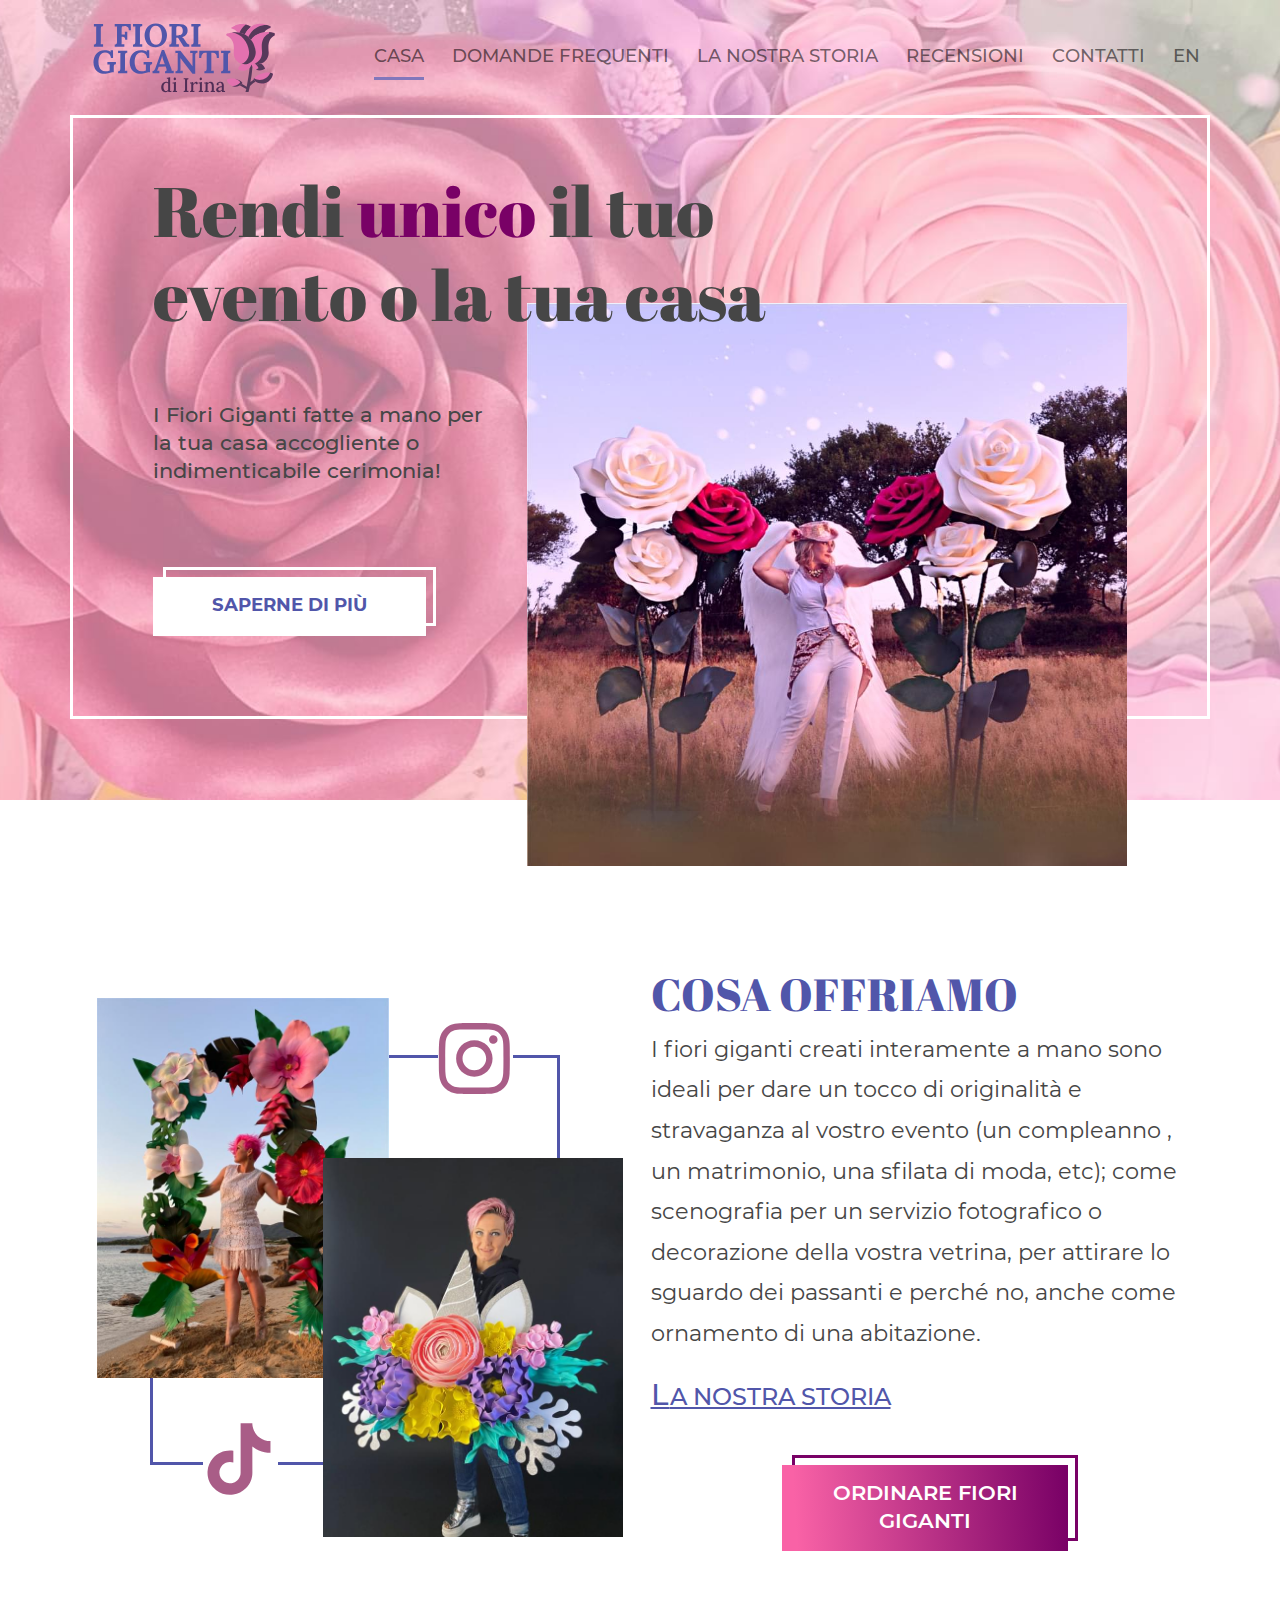
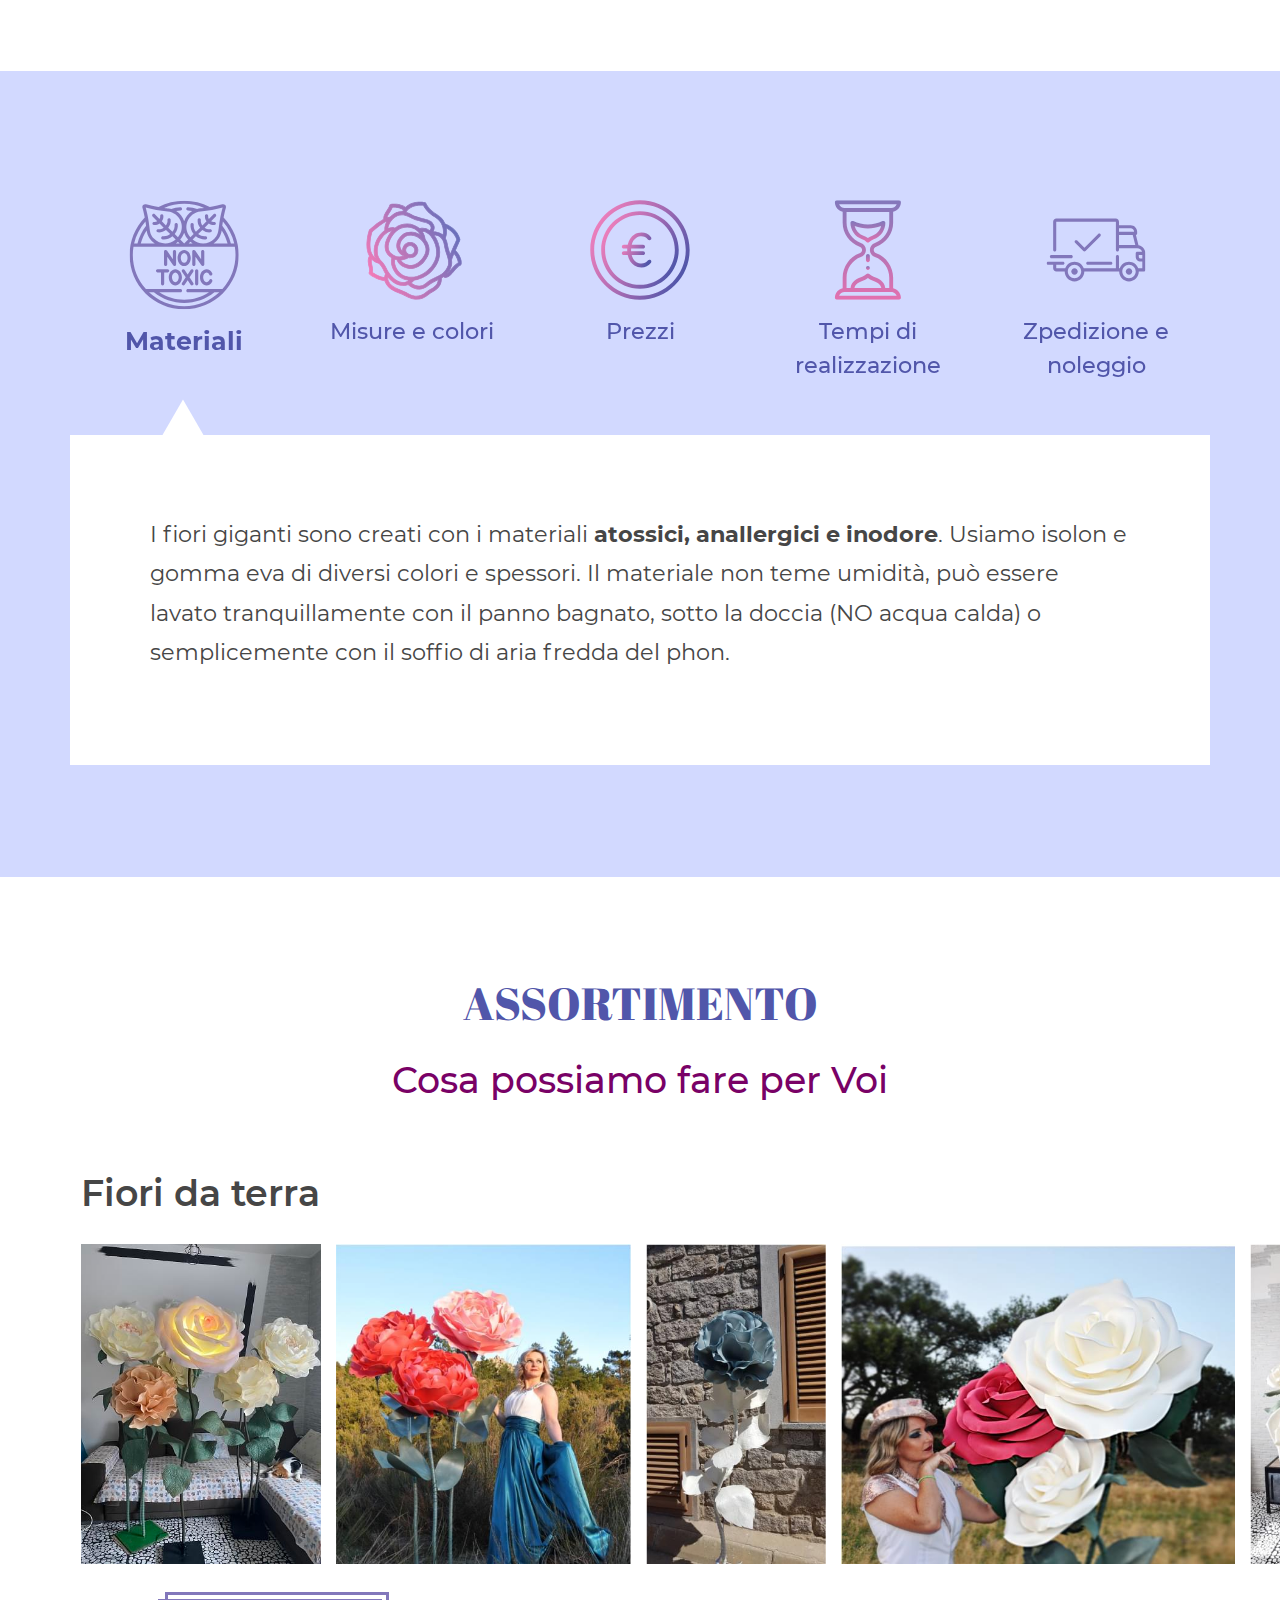
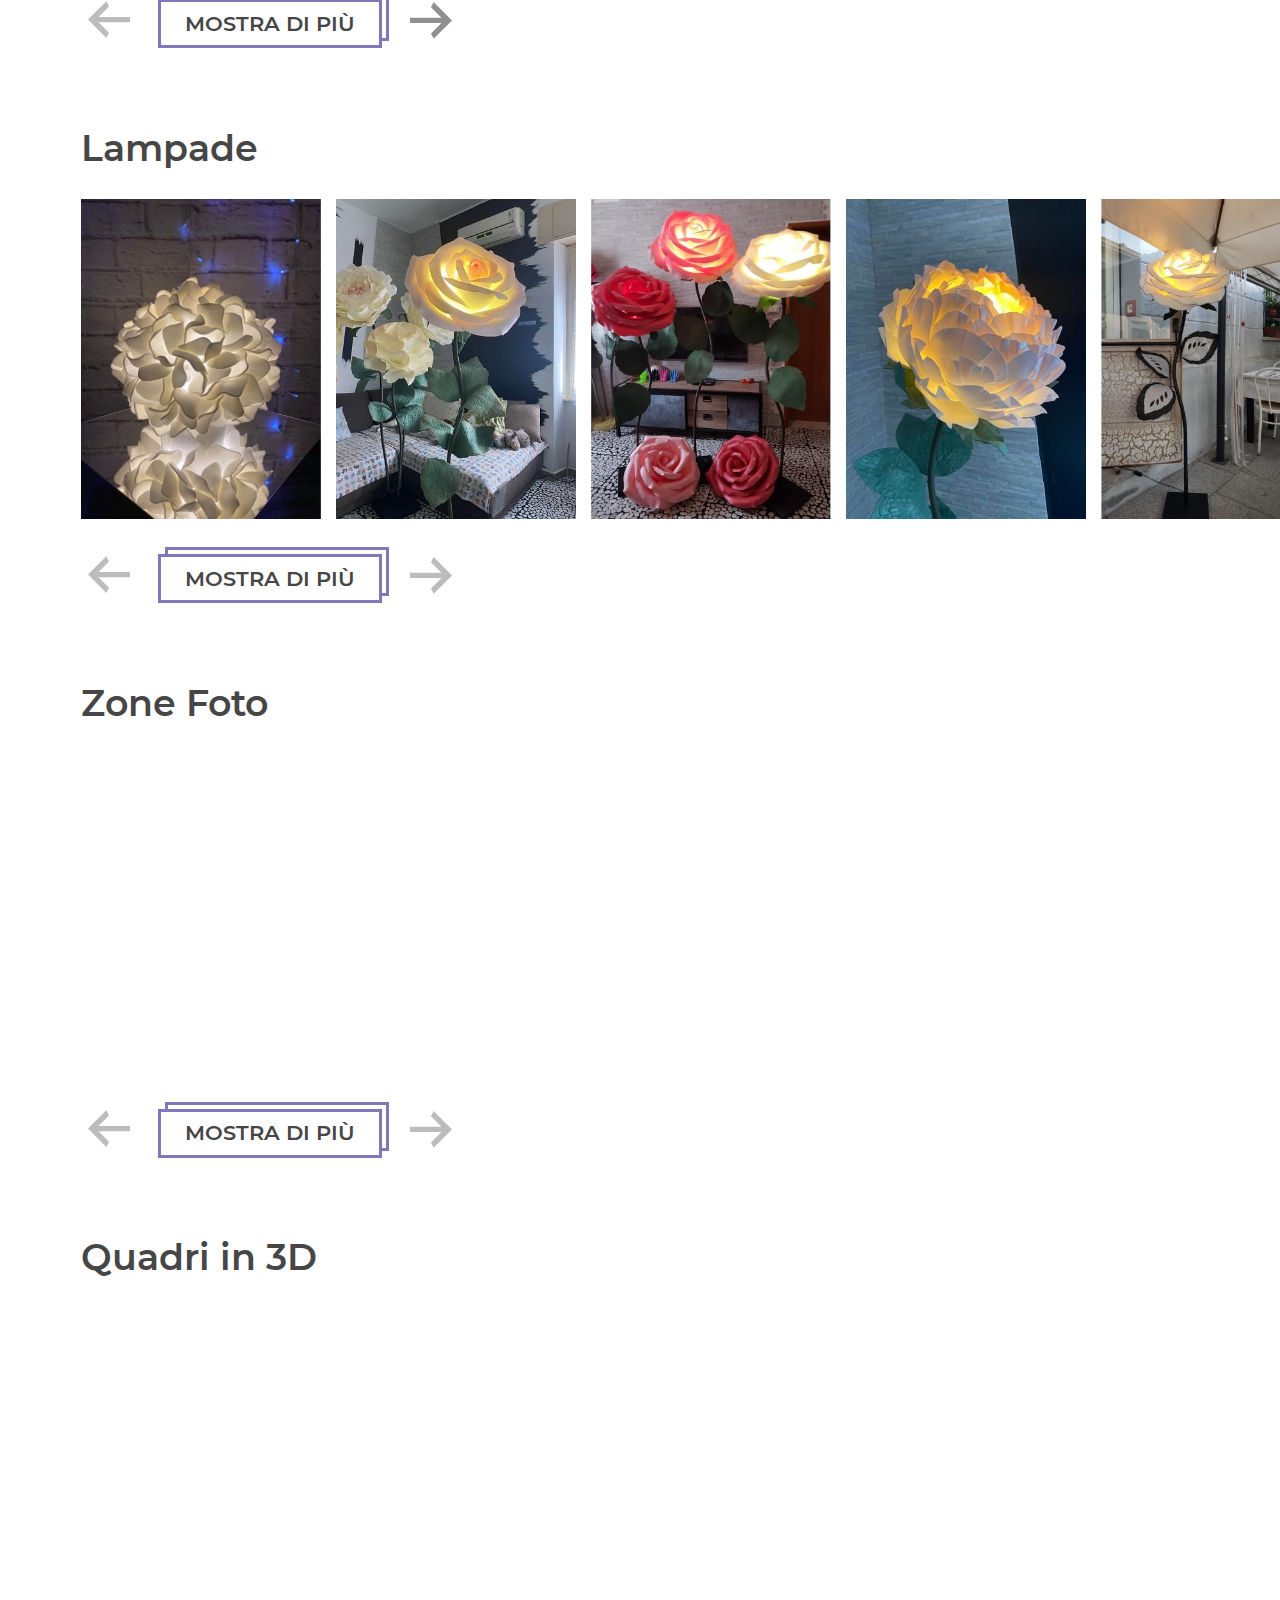
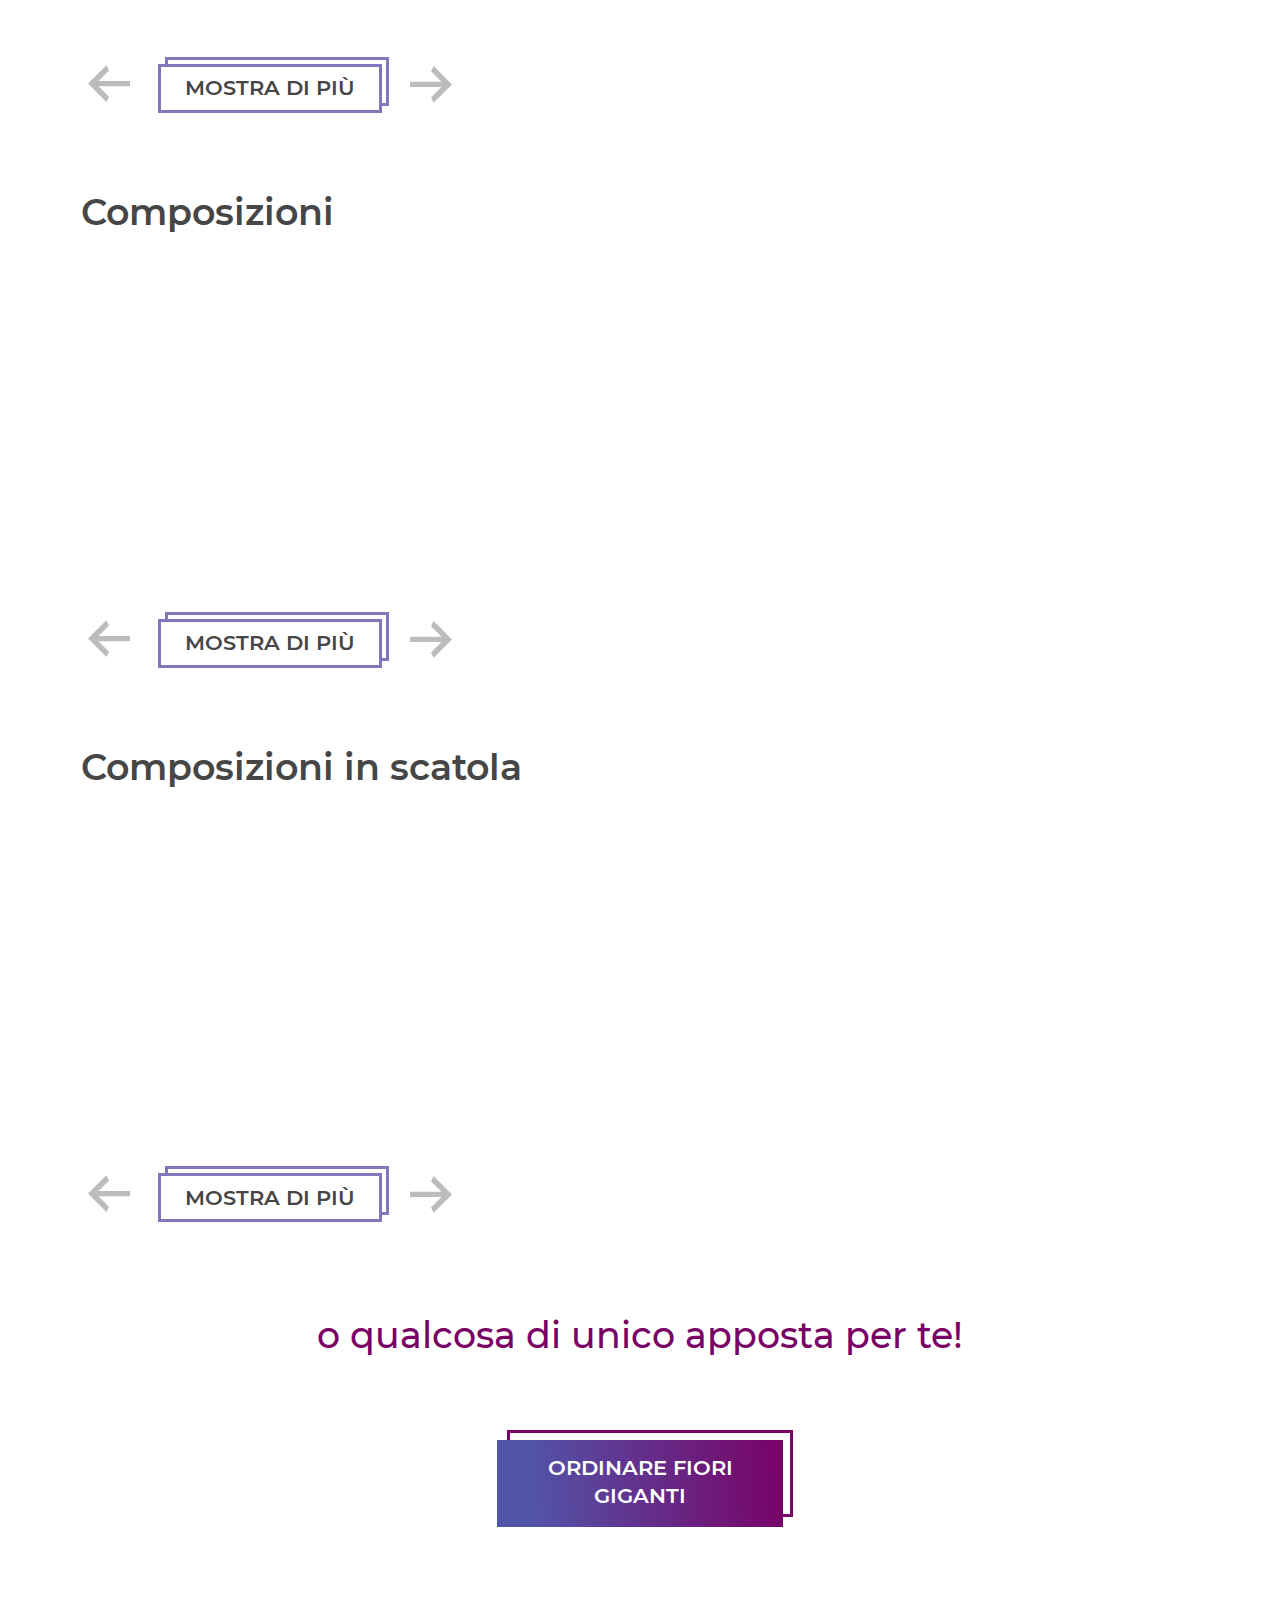
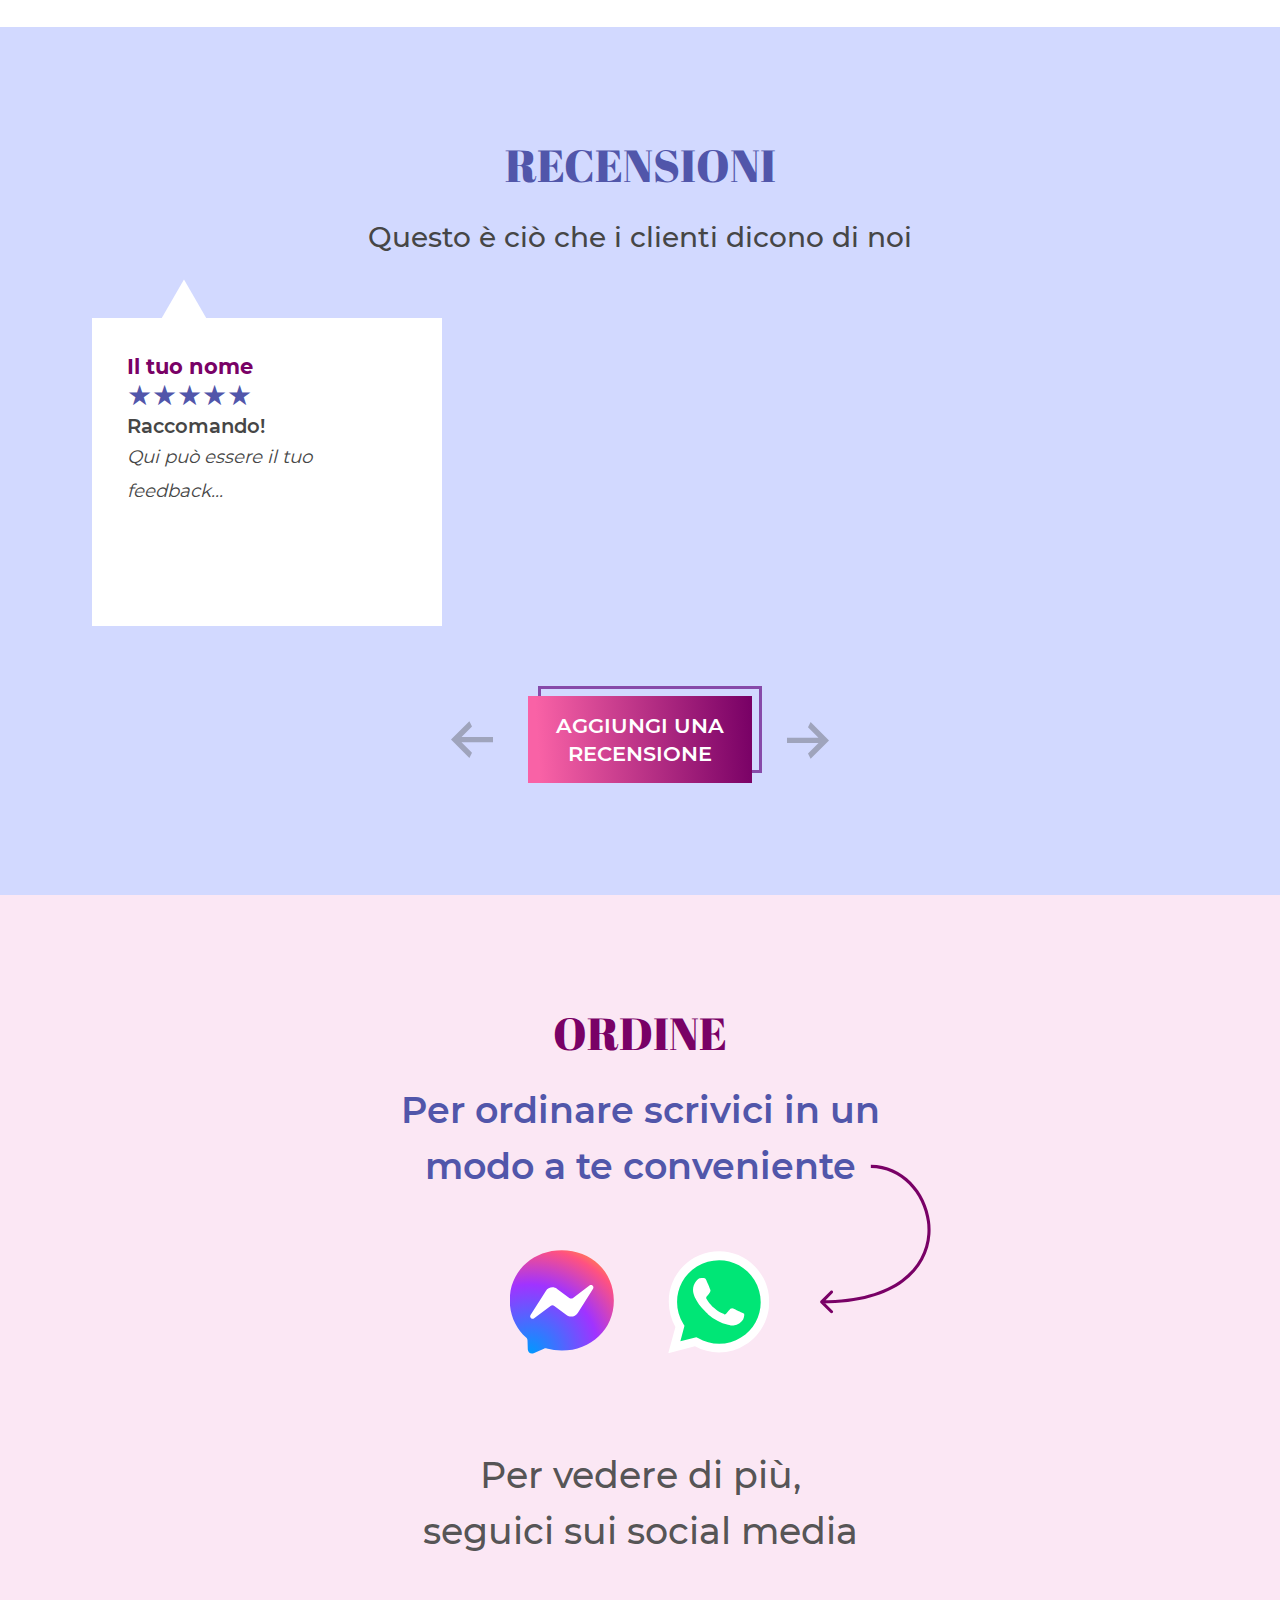
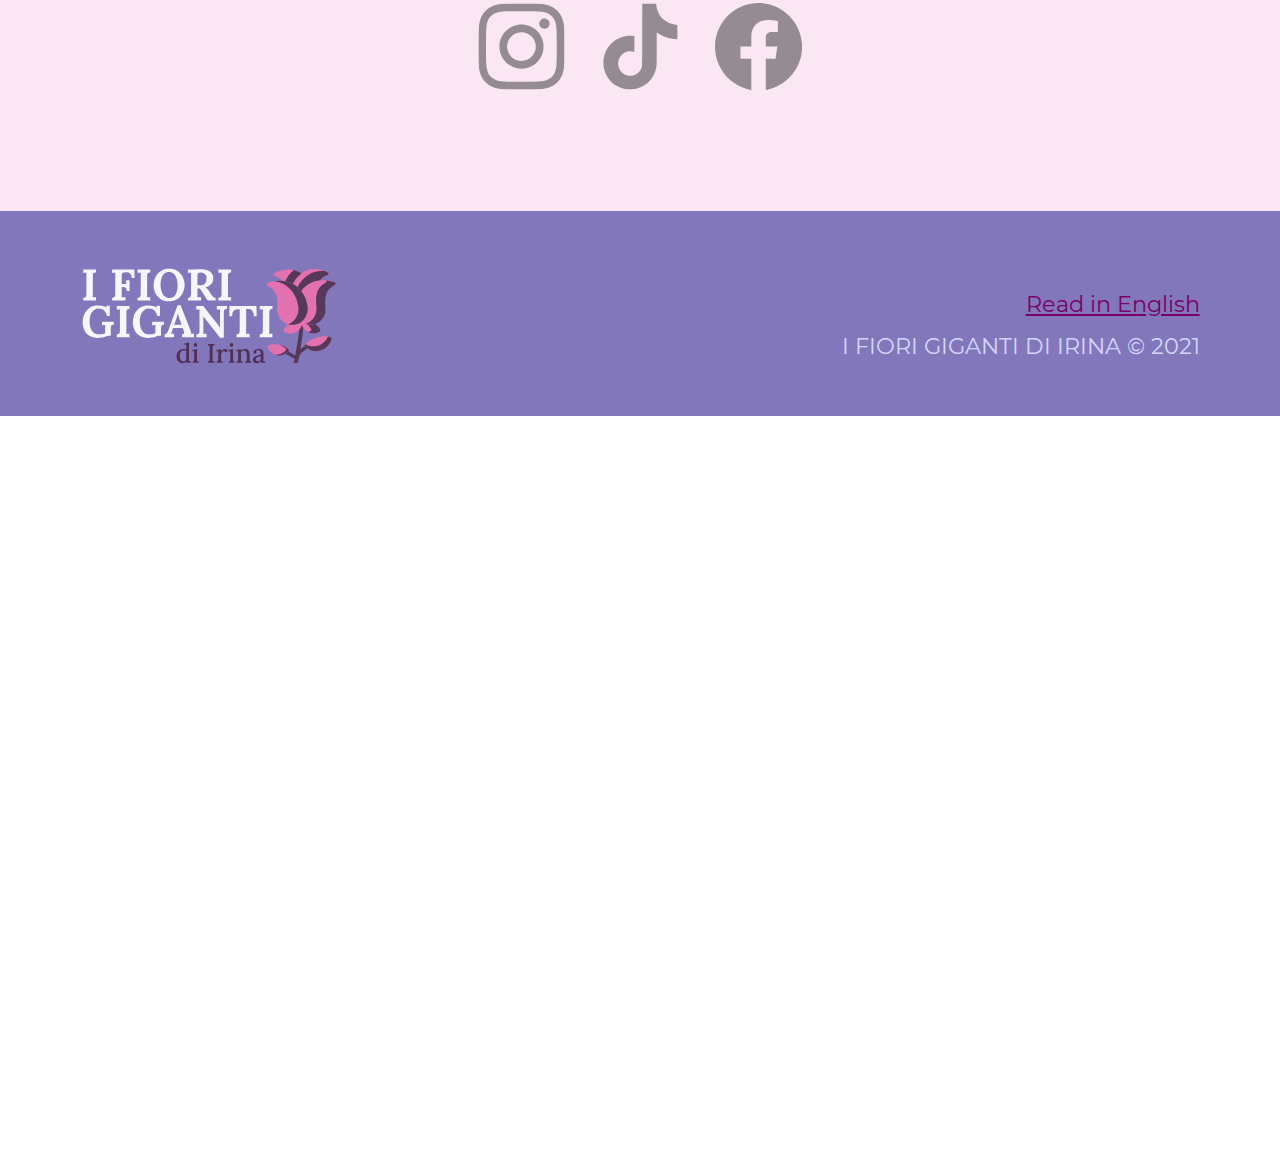
<file: index.html>
<!doctype html>
<html lang="it">

<head>
   <meta charset="utf-8">

   <meta http-equiv="Content-Type" content="text/html; charset=UTF-8">
   <meta name="Keywords"
      content="fiori giganti, big flowers, giant flowers, decor for wedding, decorazioni per un matrimonio, fiori, rose ">
   <meta name="Description" content="Grandi fiori giganti per la casa, le evento e cerimonie.">
   <meta http-equiv="content-language" content="it">
   <meta name="viewport" content="width=device-width, initial-scale=1">
   <meta http-equiv="X-UA-Compatible" content="IE=edge">

   <meta property="og:url" content="https://www.fiori-giganti.com/>
   <meta property=" og:title" content="Fiori giganti fatti a mano - I FIORI GIGANTI DI IRINA ">
   <meta property="og:description" content="I Fiori Giganti fatte a mano per la tua casa accogliente o indimenticabile
      cerimonia! Ordinate fiori unici fatti a mano.">
   <meta property="og:image" content="http://fiori-giganti.com/img/header_photo.jpg">
   <meta property="og:type" content="website">
   <meta property="og:image:width" content="1200">
   <meta property="og:image:height" content="630">
   <meta property="og:locale" content="it">
   <meta property="og:locale:alternate" content="en">


   <link rel="canonical" href="https://www.fiori-giganti.com/">
   <link rel="alternate" hreflang="en" href="https://www.fiori-giganti.com/en/">

   <meta name="language" content="it">

   <link rel="apple-touch-icon" sizes="180x180" href="/apple-touch-icon.png">
   <link rel="icon" type="image/png" sizes="32x32" href="/favicon-32x32.png">
   <link rel="icon" type="image/png" sizes="16x16" href="/favicon-16x16.png">
   <link rel="manifest" href="/site.webmanifest">
   <!-- Global site tag (gtag.js) - Google Analytics -->
   <script async src="https://www.googletagmanager.com/gtag/js?id=G-N4NFDBRB22"></script>
   <script>
      window.dataLayer = window.dataLayer || [];
      function gtag(){dataLayer.push(arguments);}
      gtag('js', new Date());

      gtag('config', 'G-N4NFDBRB22');
   </script>
   <meta name="robots" content="index">

   <link rel="preload" href="/css/plugins.css" as="style" onload="this.onload=null;this.rel='stylesheet'">
   <noscript>
      <link rel="stylesheet" href="/css/plugins.css"></noscript>
   <link rel="stylesheet" href="/css/style.css">

   <title>Event e wedding decor con i fiori giganti - I FIORI GIGANTI DI IRINA</title>
</head>

<body>

   <header class="header-wrapper container-fluid flex-column">
      <div
         class="header__menu menu navbar navbar-expand-md navbar-light header container justify-content-between animate__animated  ">
         <a href="/" class="header__logo navbar-brand "><img  src="/img/logo.svg" alt=""></a>
         <div class="menu__controls d-flex">
            <a href="/en/" data-bs-toggle="tooltip" data-bs-placement="bottom" title="Read in English" class="d-none d-md-none lang-toggler-btn nav-link">
               <span>EN</span>
            </a>
            
            <button class="d-md-none menu__toggler-btn">
               <span></span>
            </button>
         </div>
         <nav class="menu__body navbar-collapse  d-md-flex">

            <ul class="navbar-nav animate__animated animate__fadeInDown">
               <li class="nav-item menu__link active"><a href="/" class="nav-link header__menu-link">Casa</a></li>
               <div class="menu__dropdown ">

                  <li id='menuCollapseBtn' class="nav-item menu__link nav-to"><a href="#FAQ" class="nav-link header__menu-link">Domande frequenti</a> <span></span></li>
                  <ul class="menu__dropdown-menu " id="menuCollapse">
                     <li class="nav-item menu__link nav-to" data-goto='Materiali'><a href='#Materiali' class="menu__dropdown-item nav-link">Materiali</a></li>
                     <li class="nav-item menu__link nav-to" data-goto='Misure-e-colori'><a href='#Misure-e-colori' class="menu__dropdown-item nav-link">Misure e colori</a></li>
                     <li class="nav-item menu__link nav-to" data-goto='Prezzi'><a href='#Prezzi' class="menu__dropdown-item nav-link">Prezzi</a></li>
                     <li class="nav-item menu__link nav-to" data-goto='Tempi'><a href='#Tempi' class="menu__dropdown-item nav-link">Tempi di realizzazione</a></li>
                     <li class="nav-item menu__link nav-to" data-goto='Zpedizione'><a href='#Zpedizione' class="menu__dropdown-item nav-link">Zpedizione e noleggio</a></li>
                   </ul>
               </div>
               <li class="nav-item menu__link"><a href="/biografia/" class="nav-link header__menu-link">La nostra
                     storia</a></li>
               
               <li class="nav-item menu__link nav-to d-md-none" data-goto='assortimento' id="navToAssortment"><a href="#assortimento" class="nav-link header__menu-link">Assortimento</a></li>
               
               <li class="nav-item menu__link nav-to" data-goto='reviews' id="navToReviews"><a href="#reviews" class="nav-link header__menu-link">Recensioni</a></li>
               <li class="nav-item menu__link nav-to"  data-goto='order' id="navToOrder"><a href="#order"
                     class="nav-link header__menu-link">Contatti</a></li>
               <li class="nav-item menu__link"><a href="/en/" class="nav-link header__menu-link">EN</a></li>
               <div class="order__socials social-links mx-auto d-md-none">
                  <div class="socials-links__text">
                     Per vedere di più, seguici sui social media
                  </div>
                  <a href="https://www.instagram.com/irina_exclusive_show/" target="_blank" class="social-links__insta"
                     title="my Instagram"></a>
                  <a href="https://www.tiktok.com/@irinaexclusiveshow" target="_blank" class="social-links__tiktok"
                     title="my TikTok"></a>
                  <a href="https://www.facebook.com/ifiorigigantidiirina" target="_blank" class="social-links__fb"
                     title="my FaceBook page"></a>
      
               </div>
            </ul>
           

         </nav>
      </div>
      <div
         class="header-wrapper__content container d-flex flex-column justify-content-md-between justify-content-start">
         <h1 class="header-wrapper__title animate__animated animate__fadeIn">Rendi <span>unico</span> il tuo evento o la
            tua casa</h1>
         <p class="header-wrapper__desc">I Fiori Giganti fatte a mano per la tua casa accogliente o indimenticabile
            cerimonia!</p>
         <a href='#about' class=" header-wrapper__go-btn go-btn animate__animated animate__fadeIn">saperne di più</a>
         <div class="header-wrapper__promo-photo position-absolute top-25 start-45 animate__animated animate__fadeIn">
            <img src="/img/header_photo.jpg" width="100%" height="100%" alt="Irina with giant roses">
         </div>
      </div>

   </header>
   <main class="main-content">
      <div class="container">
         <div id='about' class="description-block row d-flex align-items-md-center justify-content-start">
            <div
               class=" description-block__links order-2 order-lg-1 col-12 col-xl-6 col-md-4 animate__animated animate__fadeIn">
               <div class="back-lines mx-auto">
                  <a href="https://www.instagram.com/irina_exclusive_show/" target="_blank"
                     class="description-block__insta" title="my Instagram"></a>
                  <a href="https://www.tiktok.com/@irinaexclusiveshow" target="_blank" class="description-block__tiktok"
                     title="my TikTok"></a>
               </div>
            </div>
            <div class="description-block__text order-1 align-items-center order-lg-2 col-12 col-xl-6 col-md-8 ">
               <h2 class=" description-block__heading main__heading">Cosa offriamo</h2>
               <p>I fiori giganti creati interamente a mano sono ideali per dare un tocco di originalità e stravaganza
                  al vostro evento (un compleanno , un matrimonio, una sfilata di moda, etc); come scenografia per un
                  servizio fotografico o decorazione della vostra vetrina, per attirare lo sguardo dei passanti e perché
                  no, anche come ornamento di una abitazione.
               </p>
               <a href="/biografia" class=" description-block__link">La nostra storia</a>
               <a href="#order" class="mx-auto d-none d-md-block ordine-btn description-block__btn">ordinare fiori
                  giganti</a>
            </div>
            <a href="#order" class="mx-auto d-md-none order-3 col-12 ordine-btn description-block__btn">ordinare fiori
               giganti</a>

         </div>
      </div>
      <div class=" faq-block-wrapper ">
         <div class="faq-block container ">

            <div class="faq-block__tabs-wrapper swiper-container">
               <ul class="faq-block__tabs swiper-wrapper align-self-center align-items-center px-0" id="FAQ">

                  <li id='Materiali' class="faq-block__item swiper-slide  col-3">
                     <h3>Materiali</h3>
                  </li>
                  <li id='Misure-e-colori' class="faq-block__item swiper-slide   col-3">
                     <h3>Misure e colori</h3>
                  </li>
                  <li  id='Prezzi' class="faq-block__item swiper-slide   col-3">
                     <h3>Prezzi</h3>
                  </li>
                  <li id='Tempi' class="faq-block__item swiper-slide  col-3 ">
                     <h3>Tempi di realizzazione</h3>
                  </li>
                  <li id='Zpedizione' class="faq-block__item swiper-slide  col-3 ">
                     <h3>Zpedizione e noleggio</h3>
                  </li>
               </ul>
            </div>
            <div class="faq-block__content-wrapper swiper-container">
               <div class="faq-block__tabs-content swiper-wrapper">
                  <div class="faq-block__content-item swiper-slide " data-category='Materiali'>
                     <p>
                        I fiori giganti sono creati con i materiali <strong>atossici, anallergici e inodore</strong>.
                        Usiamo isolon e gomma eva di diversi colori e spessori. Il materiale non teme umidità, può
                        essere lavato tranquillamente con il panno bagnato, sotto la doccia (NO acqua calda) o semplicemente
                        con il soffio di aria fredda del phon.
                     </p>
                  </div>
                  <div class="faq-block__content-item swiper-slide " data-category='Misure-e-colori'>
                     <p>
                        Il materiale può essere colorato a mano o avere già diversissimi colori. Andiamo sempre incontro
                        al
                        cliente e in base alla disponibilità possiamo creare un ordine unico e originale.
                     </p>
                     <p>
                        La misura dei fiori da parete a partire da 30 cm fino all’infinito (in base alle esigenze).
                        Misure
                        medie dei fuori sullo stelo (a lampada o non): diametro fiore 45-50 cm; altezza 1,60-1,80 m.</p>
                  </div>
                  <div class="faq-block__content-item swiper-slide " data-category='Prezzi'>
                     <p>
                        Ogni prezzo per ogni creazione è personalizzbile e dipende da difficoltà di lavorazione, colore
                        e misura.
                     </p>
                     <ul>
                        <strong> Prezzi orientativi:</strong>
                        <li>
                           fiori da parete a partire da 35€
                        </li>
                        <li>
                           fiori da terra sullo stelo decorativi ( non a lampada ) a partire da 65€ compreso la base e
                           le foglie
                        </li>
                        <li>
                           fiori da terra a lampada a partire da 100€
                        </li>
                        <li>
                           fiore a lampada da tavolo a partire da 50€
                        </li>
                        <li>
                           fiore nel quadro da parete a partire da 50€
                        </li>
                        <li>
                           composizioni di 3 fiori da terra sugli steli a partire da 180€ compreso la base e le foglie
                        </li>
                        <li>
                           composizione da parete a partire da 100€
                        </li>
                        <li>
                           composizione nella scatola rotonda a partire da 60€
                        </li>
                     </ul>
                     <p>
                        Tutti I prezzi sono netti, la spedizione a carico del acquirente
                     </p>
                  </div>
                  <div class="faq-block__content-item swiper-slide " data-category='Tempi'>
                     <p>Va riabili in base alla quantità di ordini in lavorazione , disponibilità dei colori e materiali
                        .
                        Orientativamente stimati da 30 giorni, dopo la conferma dell’ordine tramite anticipo del
                        30%
                        sul totale.</p>
                  </div>
                  <div class="faq-block__content-item swiper-slide " data-category='Zpedizione'>
                     <p><strong>SPEDIZIONE</strong>: in tutta l’Italia o nel mondo . I prezzi della spedizione variano
                        in
                        base alla grandezza del pacco. Un esempio: un fiore da muro 7-10€; una lampada o un fiore
                        decorativo sullo stelo 25-35€ ; la composizione da terra di 3 fiori 30-35€.
                     </p>
                     <p>
                        <strong>NOLEGGIO</strong>: eventi, matrimoni, vetrine, sfilate, servizi fotografici o altro
                        SOLAMENTE IN SARDEGNA.
                     </p>
                  </div>

               </div>
            </div>

         </div>
      </div>
      <div id='assortimento' class="assortment">
         <h2 class="assortment__heading main__heading container">ASSORTIMENTO</h2>
         <p class="assortment__subheading container">Cosa possiamo fare per Voi</p>
         <!-- Fiori da terra -->
         <div class="assortment__category ">
            <h3 class="category__name container">Fiori da terra</h3>
            <div class="category__desc container">
               <p>Fiori da terra sullo stelo decorativi (non a lampada) a partire <strong>da 65€</strong></p>
               <p>Composizioni di 3 fiori da terra sugli steli a partire <strong>da 180€</strong> compreso la base e le
                  foglie.</p>
            </div>

            <!-- Slider main container -->
            <div class="category__gallery swiper_1  container">
               <!-- Additional required wrapper -->
               <div class="swiper-wrapper">
                  <!-- Slides -->
                  <div class="swiper-slide">
                     <a href="/img/Fiori_da_terra/IMG_1644.jpg" class="glightbox">
                        <img loading='lazy' src="/img/Fiori_da_terra/thumbs/IMG_1644.jpg"
                           alt="Fiori da terra" class="category__photo">
                     </a>
                  </div>
                  <div class="swiper-slide">
                     <a href="/img/Fiori_da_terra/IMG_1117 1__Fiori_da_terra.jpg" class="glightbox">
                        <img loading='lazy' src="/img/Fiori_da_terra/thumbs/IMG_1117 1__Fiori_da_terra.jpg"
                           alt="Fiori da terra" class="category__photo">
                     </a>
                  </div>
                   <div class="swiper-slide">
                     <a href="/img/Fiori_da_terra/IMG_1271 1__Fiori_da_terra.jpg" class="glightbox">
                        <img loading='lazy' src="/img/Fiori_da_terra/thumbs/IMG_1271 1__Fiori_da_terra.jpg"
                           alt="Fiori da terra" class="category__photo">
                     </a>
                  </div>  
                  <div class="swiper-slide">
                     <a href="/img/Fiori_da_terra/IMG_1214 1__Fiori_da_terra.jpg" class="glightbox">
                        <img loading='lazy' src="/img/Fiori_da_terra/thumbs/IMG_1214 1__Fiori_da_terra.jpg"
                           alt="Fiori da terra" class="category__photo">
                     </a>
                  </div>
                  <div class="swiper-slide">
                     <a href="/img/Fiori_da_terra/IMG_1044 1__Fiori_da_terra.jpg" class="glightbox">
                        <img loading='lazy' src="/img/Fiori_da_terra/thumbs/IMG_1044 1__Fiori_da_terra.jpg"
                           alt="Fiori da terra" class="category__photo">
                     </a>
                  </div>
                  <div class="swiper-slide">
                     <a href="/img/Fiori_da_terra/IMG_1027__Fiori_da_terra.jpg" class="glightbox">
                        <img loading='lazy' src="/img/Fiori_da_terra/thumbs/IMG_1027__Fiori_da_terra.jpg"
                           alt="Fiori da terra" class="category__photo">
                     </a>
                  </div>
                  <div class="swiper-slide">
                     <a href="/img/Fiori_da_terra/IMG_1035 1__Fiori_da_terra.jpg" class="glightbox">
                        <img loading='lazy' src="/img/Fiori_da_terra/thumbs/IMG_1035 1__Fiori_da_terra.jpg"
                           alt="Fiori da terra" class="category__photo">
                     </a>
                  </div>
                  
                  <div class="swiper-slide">
                     <a href="/img/Fiori_da_terra/IMG_1077__Fiori_da_terra.jpg" class="glightbox">
                        <img loading='lazy' src="/img/Fiori_da_terra/thumbs/IMG_1077__Fiori_da_terra.jpg"
                           alt="Fiori da terra" class="category__photo">
                     </a>
                  </div>
                  <div class="swiper-slide">
                     <a href="/img/Fiori_da_terra/IMG_1102__Fiori_da_terra.jpg" class="glightbox">
                        <img loading='lazy' src="/img/Fiori_da_terra/thumbs/IMG_1102__Fiori_da_terra.jpg"
                           alt="Fiori da terra" class="category__photo">
                     </a>
                  </div>
                  
                
                  <div class="swiper-slide">
                     <a href="/img/Fiori_da_terra/IMG_1216__Fiori_da_terra.jpg" class="glightbox">
                        <img loading='lazy' src="/img/Fiori_da_terra/thumbs/IMG_1216__Fiori_da_terra.jpg"
                           alt="Fiori da terra" class="category__photo">
                     </a>
                  </div>
                  <div class="swiper-slide">
                     <a href="/img/Fiori_da_terra/IMG_1245 1__Fiori_da_terra.jpg" class="glightbox">
                        <img loading='lazy' src="/img/Fiori_da_terra/thumbs/IMG_1245 1__Fiori_da_terra.jpg"
                           alt="Fiori da terra" class="category__photo">
                     </a>
                  </div>
                  <div class="swiper-slide">
                     <a href="/img/Fiori_da_terra/IMG_1152.jpg" class="glightbox">
                        <img loading='lazy' src="/img/Fiori_da_terra/thumbs/IMG_1152.jpg"
                           alt="Fiori da terra" class="category__photo">
                     </a>
                  </div>
                  <div class="swiper-slide">
                     <a href="/img/Fiori_da_terra/IMG_1674.jpg" class="glightbox">
                        <img loading='lazy' src="/img/Fiori_da_terra/thumbs/IMG_1674.jpg"
                           alt="Fiori da terra" class="category__photo">
                     </a>
                  </div>
                  <div class="swiper-slide">
                     <a href="/img/Fiori_da_terra/IMG_2534.jpg" class="glightbox">
                        <img loading='lazy' src="/img/Fiori_da_terra/thumbs/IMG_2534.jpg"
                           alt="Fiori da terra" class="category__photo">
                     </a>
                  </div>
                  <div class="swiper-slide">
                     <a href="/img/Fiori_da_terra/IMG_2542.jpg" class="glightbox">
                        <img loading='lazy' src="/img/Fiori_da_terra/thumbs/IMG_2542.jpg"
                           alt="Fiori da terra" class="category__photo">
                     </a>
                  </div>
                  
               </div>

            </div>
            <!-- Controls -->
            <div class="category__controls  controls-1 container">
               <div id="button-prev__swiper_1"><button class="controls__left"></button></div>
               <button class="go-btn category__btn">Mostra di più</button>
               <div id="button-next__swiper_1"><button class="controls__right"></button></div>
            </div>
         </div>
         <!-- /Fiori da terra -->
         <!-- Lampade -->
         <div class="assortment__category ">
            <h3 class="category__name container">Lampade</h3>
            <div class="category__desc container">
               <p>Fiori da terra a lampada a partire <strong>da 100€</strong>.</p>
               <p>Fiore a lampada da tavolo a partire <strong>da 50€ </strong>.</p>
            </div>

            <!-- Slider main container -->
            <div class="category__gallery swiper_2  container">
               <!-- Additional required wrapper -->
               <div class="swiper-wrapper">
                  <!-- Slides -->
                  <div class="swiper-slide">
                     <a href="/img/Lampade/IMG_8427__Lampade.jpg" class="glightbox">
                        <img loading='lazy' src="/img/Lampade/thumbs/IMG_8427__Lampade.jpg" alt="Lampade"
                           class="category__photo">
                     </a>
                  </div>
                  <div class="swiper-slide">
                     <a href="/img/Lampade/lampade3.jpg" class="glightbox">
                        <img loading='lazy' src="/img/Lampade/thumbs/lampade3.jpg" alt="Lampade"
                           class="category__photo">
                     </a>
                  </div>
                 
                  <div class="swiper-slide">
                     <a href="/img/Lampade/IMG_1076 1__Lampade.jpg" class="glightbox">
                        <img loading='lazy' src="/img/Lampade/thumbs/IMG_1076 1__Lampade.jpg" alt="Lampade"
                           class="category__photo">
                     </a>
                  </div>
                  <div class="swiper-slide">
                     <a href="/img/Lampade/lampade1.jpg" class="glightbox">
                        <img loading='lazy' src="/img/Lampade/thumbs/lampade1.jpg" alt="Lampade"
                           class="category__photo">
                     </a>
                  </div>
                  <div class="swiper-slide">
                     <a href="/img/Lampade/IMG_1080__Lampade.jpg" class="glightbox">
                        <img loading='lazy' src="/img/Lampade/thumbs/IMG_1080__Lampade.jpg" alt="Lampade"
                           class="category__photo">
                     </a>
                  </div>
                  <div class="swiper-slide">
                     <a href="/img/Lampade/IMG_1138__Lampade.jpg" class="glightbox">
                        <img loading='lazy' src="/img/Lampade/thumbs/IMG_1138__Lampade.jpg" alt="Lampade"
                           class="category__photo">
                     </a>
                  </div>
                  <div class="swiper-slide">
                     <a href="/img/Lampade/IMG_1158 1__Lampade.jpg" class="glightbox">
                        <img loading='lazy' src="/img/Lampade/thumbs/IMG_1158 1__Lampade.jpg" alt="Lampade"
                           class="category__photo">
                     </a>
                  </div>
                  <div class="swiper-slide">
                     <a href="/img/Lampade/IMG_1242 1__Lampade.jpg" class="glightbox">
                        <img loading='lazy' src="/img/Lampade/thumbs/IMG_1242 1__Lampade.jpg" alt="Lampade"
                           class="category__photo">
                     </a>
                  </div>
                 
                  <div class="swiper-slide">
                     <a href="/img/Lampade/IMG_8432__Lampade.jpg" class="glightbox">
                        <img loading='lazy' src="/img/Lampade/thumbs/IMG_8432__Lampade.jpg" alt="Lampade"
                           class="category__photo">
                     </a>
                  </div>
                  
                  <div class="swiper-slide">
                     <a href="/img/Lampade/lampade2.jpg" class="glightbox">
                        <img loading='lazy' src="/img/Lampade/thumbs/lampade2.jpg" alt="Lampade"
                           class="category__photo">
                     </a>
                  </div>
                  <div class="swiper-slide">
                     <a href="/img/Lampade/IMG_0918__Lampade.jpg" class="glightbox">
                        <img loading='lazy' src="/img/Lampade/thumbs/IMG_0918__Lampade.jpg" alt="Lampade"
                           class="category__photo">
                     </a>
                  </div>
               </div>
               <!-- If we need pagination -->
               <div class="swiper-pagination"></div>


            </div>
            <!-- Controls -->
            <div class="category__controls controls-2 container">
               <div id="button-prev__swiper_2"><button class="controls__left"></button></div>
               <button class="go-btn category__btn">Mostra di più</button>
               <div id="button-next__swiper_2"><button class="controls__right"></button></div>
            </div>

         </div>
         <!-- /Lampade -->
         <!--  Zone Foto -->
         <div class="assortment__category ">
            <h3 class="category__name container">Zone Foto</h3>
            <div class="category__desc container">
               <p>Fiori da terra a lampada a partire <strong>da 100€</strong>.</p>
               <p>Fiore a lampada da tavolo a partire <strong>da 50€ </strong>.</p>
            </div>

            <!-- Slider main container -->
            <div class="category__gallery swiper_3  container">
               <!-- Additional required wrapper -->
               <div class="swiper-wrapper">
                  <!-- Slides -->
                  <div class="swiper-slide">
                     <a href="/img/Zone_Foto/IMG_1076 1__Zone_Foto.jpg" class="glightbox">
                        <img loading='lazy' src="/img/Zone_Foto/thumbs/IMG_1076 1__Zone_Foto.jpg" alt="Zone Foto"
                           class="category__photo">
                     </a>
                  </div>
                  <div class="swiper-slide">
                     <a href="/img/Zone_Foto/IMG_4300__Zone_Foto.jpg" class="glightbox">
                        <img loading='lazy' src="/img/Zone_Foto/thumbs/IMG_4300__Zone_Foto.jpg" Zone Foto"
                           class="category__photo">
                     </a>
                  </div>
                  <div class="swiper-slide">
                     <a href="/img/Zone_Foto/IMG_7910 1__Zone_Foto.jpg" class="glightbox">
                        <img loading='lazy' src="/img/Zone_Foto/thumbs/IMG_7910 1__Zone_Foto.jpg" alt="Zone Foto"
                           class="category__photo">
                     </a>
                  </div>
                  <div class="swiper-slide">
                     <a href="/img/Zone_Foto/IMG_0400__Zone_Foto.jpg" class="glightbox">
                        <img loading='lazy' src="/img/Zone_Foto/thumbs/IMG_0400__Zone_Foto.jpg" alt="Zone Foto"
                           class="category__photo">
                     </a>
                  </div>
                  <div class="swiper-slide">
                     <a href="/img/Zone_Foto/IMG_1023 1__Zone_Foto.jpg" class="glightbox">
                        <img loading='lazy' src="/img/Zone_Foto/thumbs/IMG_1023 1__Zone_Foto.jpg" alt="Zone Foto"
                           class="category__photo">
                     </a>
                  </div>
                 
                  <div class="swiper-slide">
                     <a href="/img/Zone_Foto/IMG_1085__Zone_Foto.jpg" class="glightbox">
                        <img loading='lazy' src="/img/Zone_Foto/thumbs/IMG_1085__Zone_Foto.jpg" alt="Zone Foto"
                           class="category__photo">
                     </a>
                  </div>
                  <div class="swiper-slide">
                     <a href="/img/Zone_Foto/IMG_1149__Zone_Foto-1.jpg" class="glightbox">
                        <img loading='lazy' src="/img/Zone_Foto/thumbs/IMG_1149__Zone_Foto-1.jpg" alt="Zone Foto"
                           class="category__photo">
                     </a>
                  </div>
                  
                  <div class="swiper-slide">
                     <a href="/img/Zone_Foto/IMG_1158 1__Zone_Foto.jpg" class="glightbox">
                        <img loading='lazy' src="/img/Zone_Foto/thumbs/IMG_1158 1__Zone_Foto.jpg" alt="Zone Foto"
                           class="category__photo">
                     </a>
                  </div>
                  <div class="swiper-slide">
                     <a href="/img/Zone_Foto/IMG_8432__Zone_Foto.jpg" class="glightbox">
                        <img loading='lazy' src="/img/Zone_Foto/thumbs/IMG_8432__Zone_Foto.jpg" alt="Zone Foto"
                           class="category__photo">
                     </a>
                  </div>

                  <div class="swiper-slide">
                     <a href="/img/Zone_Foto/IMG_1187__Zone_Foto.jpg" class="glightbox">
                        <img loading='lazy' src="/img/Zone_Foto/thumbs/IMG_1187__Zone_Foto.jpg" alt="Zone Foto"
                           class="category__photo">
                     </a>
                  </div>
                  <div class="swiper-slide">
                     <a href="/img/Zone_Foto/IMG_1242 1__Zone_Foto.jpg" class="glightbox">
                        <img loading='lazy' src="/img/Zone_Foto/thumbs/IMG_1242 1__Zone_Foto.jpg" alt="Zone Foto"
                           class="category__photo">
                     </a>
                  </div>
                  
                  <div class="swiper-slide">
                     <a href="/img/Zone_Foto/IMG_6244__Zone_Foto.jpg" class="glightbox">
                        <img loading='lazy' src="/img/Zone_Foto/thumbs/IMG_6244__Zone_Foto.jpg" alt="Zone Foto"
                           class="category__photo">
                     </a>
                  </div>
                  <div class="swiper-slide">
                     <a href="/img/Zone_Foto/IMG_7685__Zone_Foto.jpg" class="glightbox">
                        <img loading='lazy' src="/img/Zone_Foto/thumbs/IMG_7685__Zone_Foto.jpg" alt="Zone Foto"
                           class="category__photo">
                     </a>
                  </div>
                  
                 
               </div>
               <div class="swiper-pagination"></div>

            </div>
            <!-- Controls -->
            <div class="category__controls controls-3 container">
               <div id="button-prev__swiper_3"><button class="controls__left"></button></div>
               <button class="go-btn category__btn">Mostra di più</button>
               <div id="button-next__swiper_3"><button class="controls__right"></button></div>
            </div>
         </div>
         <!-- / Zone Foto -->
         <!--  Quadri in 3D -->
         <div class="assortment__category">
            <h3 class="category__name container">Quadri in 3D</h3>
            <div class="category__desc container">
               <p>Fiore nel quadro da parete a partire <strong>da 50€</strong>.</p>
            </div>

            <!-- Slider main container -->
            <div class="category__gallery swiper_4  container">
               <!-- Additional required wrapper -->
               <div class="swiper-wrapper">
                  <!-- Slides -->
                  <div class="swiper-slide">
                     <a href="/img/Quadri_in_3D/IMG_1085__Quadri_in_3D.jpg" class="glightbox">
                        <img loading='lazy' src="/img/Quadri_in_3D/thumbs/IMG_1085__Quadri_in_3D.jpg" alt="Quadri in 3D"
                           class="category__photo">
                     </a>
                  </div>
                  <div class="swiper-slide">
                     <a href="/img/Quadri_in_3D/quadri1.jpg" class="glightbox">
                        <img loading='lazy' src="/img/Quadri_in_3D/thumbs/quadri1.jpg" alt="Quadri in 3D"
                           class="category__photo">
                     </a>
                  </div>
                  <div class="swiper-slide">
                     <a href="/img/Quadri_in_3D/IMG_0400__Quadri_in_3D.jpg" class="glightbox">
                        <img loading='lazy' src="/img/Quadri_in_3D/thumbs/IMG_0400__Quadri_in_3D.jpg" alt="Quadri in 3D"
                           class="category__photo">
                     </a>
                  </div>
                  
                  <div class="swiper-slide">
                     <a href="/img/Quadri_in_3D/IMG_1158 1__Quadri_in_3D.jpg" class="glightbox">
                        <img loading='lazy' src="/img/Quadri_in_3D/thumbs/IMG_1158 1__Quadri_in_3D.jpg"
                           alt="Quadri in 3D" class="category__photo">
                     </a>
                  </div>
                  <div class="swiper-slide">
                     <a href="/img/Quadri_in_3D/IMG_8432__Quadri_in_3D.jpg" class="glightbox">
                        <img loading='lazy' src="/img/Quadri_in_3D/thumbs/IMG_8432__Quadri_in_3D.jpg" alt="Quadri in 3D"
                           class="category__photo">
                     </a>
                  </div>
                  
                  <div class="swiper-slide">
                     <a href="/img/Quadri_in_3D/quadri2.jpg" class="glightbox">
                        <img loading='lazy' src="/img/Quadri_in_3D/thumbs/quadri2.jpg" alt="Quadri in 3D"
                           class="category__photo">
                     </a>
                  </div>
                  <div class="swiper-slide">
                     <a href="/img/Quadri_in_3D/quadri3.jpg" class="glightbox">
                        <img loading='lazy' src="/img/Quadri_in_3D/thumbs/quadri3.jpg" alt="Quadri in 3D"
                           class="category__photo">
                     </a>
                  </div>
                  <div class="swiper-slide">
                     <a href="/img/Quadri_in_3D/quadri4.jpg" class="glightbox">
                        <img loading='lazy' src="/img/Quadri_in_3D/thumbs/quadri4.jpg" alt="Quadri in 3D"
                           class="category__photo">
                     </a>
                  </div>
               </div>

            </div>
            <!-- Controls -->
            <div class="category__controls controls-4 container">
               <div id="button-prev__swiper_4"><button class="controls__left"></button></div>
               <button class="go-btn category__btn">Mostra di più</button>
               <div id="button-next__swiper_4"><button class="controls__right"></button></div>
            </div>
         </div>
         <!-- / Quadri in 3D-->
         <!--  Composizioni  -->
         <div class="assortment__category ">
            <h3 class="category__name container">Composizioni</h3>
            <div class="category__desc container">
               <p>Composizione da parete a partire <strong>da 100€</strong>.</p>
               <p>Composizioni di 3 fiori da terra sugli steli a partire <strong>da 180€</strong> compreso la base e le
                  foglie.</p>
            </div>

            <!-- Slider main container -->
            <div class="category__gallery swiper_5  container">
               <!-- Additional required wrapper -->
               <div class="swiper-wrapper">
                  <!-- Slides -->
                  <div class="swiper-slide">
                     <a href="/img/Composizioni/IMG_0400__Composizioni.jpg" class="glightbox">
                        <img loading='lazy' src="/img/Composizioni/thumbs/IMG_0400__Composizioni.jpg" alt="Composizioni"
                           class="category__photo">
                     </a>
                  </div>
                  <div class="swiper-slide">
                     <a href="/img/Composizioni/IMG_1158 1__Composizioni.jpg" class="glightbox">
                        <img loading='lazy' src="/img/Composizioni/thumbs/IMG_1158 1__Composizioni.jpg"
                           alt="Composizioni " class="category__photo">
                     </a>
                  </div>
                  <div class="swiper-slide">
                     <a href="/img/Composizioni/Composizioni3.jpg" class="glightbox">
                        <img loading='lazy' src="/img/Composizioni/thumbs/Composizioni3.jpg"
                           alt="Composizioni " class="category__photo">
                     </a>
                  </div>
                  <div class="swiper-slide">
                     <a href="/img/Composizioni/IMG_1085__Composizioni.jpg" class="glightbox">
                        <img loading='lazy' src="/img/Composizioni/thumbs/IMG_1085__Composizioni.jpg"
                           alt="Composizioni " class="category__photo">
                     </a>
                  </div>
                  
                 
                  <div class="swiper-slide">
                     <a href="/img/Composizioni/IMG_1187__Composizioni.jpg" class="glightbox">
                        <img loading='lazy' src="/img/Composizioni/thumbs/IMG_1187__Composizioni.jpg"
                           alt="Composizioni " class="category__photo">
                     </a>
                  </div>
                  <div class="swiper-slide">
                     <a href="/img/Composizioni/IMG_1242 1__Composizioni.jpg" class="glightbox">
                        <img loading='lazy' src="/img/Composizioni/thumbs/IMG_1242 1__Composizioni.jpg"
                           alt="Composizioni " class="category__photo">
                     </a>
                  </div>
                  <div class="swiper-slide">
                     <a href="/img/Composizioni/IMG_8432__Composizioni.jpg" class="glightbox">
                        <img loading='lazy' src="/img/Composizioni/thumbs/IMG_8432__Composizioni.jpg"
                           alt="Composizioni " class="category__photo">
                     </a>
                  </div>
                  <div class="swiper-slide">
                     <a href="/img/Composizioni/Composizioni1.jpg" class="glightbox">
                        <img loading='lazy' src="/img/Composizioni/thumbs/Composizioni1.jpg"
                           alt="Composizioni " class="category__photo">
                     </a>
                  </div>
                  <div class="swiper-slide">
                     <a href="/img/Composizioni/Composizioni2.jpg" class="glightbox">
                        <img loading='lazy' src="/img/Composizioni/thumbs/Composizioni2.jpg"
                           alt="Composizioni " class="category__photo">
                     </a>
                  </div>
                  
                  <div class="swiper-slide">
                     <a href="/img/Composizioni/Composizioni4.jpg" class="glightbox">
                        <img loading='lazy' src="/img/Composizioni/thumbs/Composizioni4.jpg"
                           alt="Composizioni " class="category__photo">
                     </a>
                  </div>
                  <div class="swiper-slide">
                     <a href="/img/Quadri_in_3D/quadri3.jpg" class="glightbox">
                        <img loading='lazy' src="/img/Quadri_in_3D/thumbs/quadri3.jpg"
                           alt="Composizioni " class="category__photo">
                     </a>
                  </div>
               </div>
               <div class="swiper-pagination"></div>

            </div>
            <!-- Controls -->
            <div class="category__controls controls-5 container">
               <div id="button-prev__swiper_5"><button class="controls__left"></button></div>
               <button class="go-btn category__btn">Mostra di più</button>
               <div id="button-next__swiper_5"><button class="controls__right"></button></div>
            </div>

         </div>
         <!-- / Composizioni -->
         <!--  Composizioni in scatola  -->
         <div class="assortment__category ">
            <h3 class="category__name container">Composizioni in scatola</h3>
            <div class="category__desc container">
               <p>Composizione nella scatola rotonda a partire <strong>da 60€</strong>.</p>
               <p>Fiore a lampada da tavolo a partire <strong>da 50€ </strong>.</p>
            </div>

            <!-- Slider main container -->
            <div class="category__gallery swiper_6  container">
               <!-- Additional required wrapper -->
               <div class="swiper-wrapper">
                  <!-- Slides -->
                  <div class="swiper-slide">
                     <a href="/img/Composizioni_in_scatola/IMG_6244__Composizioni_in_scatola.jpg" class="glightbox">
                        <img loading='lazy'
                           src="/img/Composizioni_in_scatola/thumbs/IMG_6244__Composizioni_in_scatola.jpg"
                           alt="Composizioni in scatola " class="category__photo">
                     </a>
                  </div>
                  <div class="swiper-slide">
                     <a href="/img/Composizioni_in_scatola/IMG_0400__Composizioni_in_scatola.jpg" class="glightbox">
                        <img loading='lazy'
                           src="/img/Composizioni_in_scatola/thumbs/IMG_0400__Composizioni_in_scatola.jpg"
                           alt="Composizioni" class="category__photo">
                     </a>
                  </div>
                  <div class="swiper-slide">
                     <a href="/img/Composizioni_in_scatola/IMG_1149__Composizioni_in_scatola.jpg" class="glightbox">
                        <img loading='lazy' src="/img/Composizioni_in_scatola/IMG_1149__Composizioni_in_scatola.jpg"
                           alt="Composizioni in scatola " class="category__photo">
                     </a>
                  </div>
                  <div class="swiper-slide">
                     <a href="/img/Composizioni_in_scatola/IMG_1242 1__Composizioni_in_scatola.jpg" class="glightbox">
                        <img loading='lazy'
                           src="/img/Composizioni_in_scatola/thumbs/IMG_1242 1__Composizioni_in_scatola.jpg"
                           alt="Composizioni in scatola " class="category__photo">
                     </a>
                  </div>
                  <div class="swiper-slide">
                     <a href="/img/Composizioni_in_scatola/IMG_4300__Composizioni_in_scatola.jpg" class="glightbox">
                        <img loading='lazy'
                           src="/img/Composizioni_in_scatola/thumbs/IMG_4300__Composizioni_in_scatola.jpg"
                           alt="Composizioni in scatola " class="category__photo">
                     </a>
                  </div>
                 
                  <div class="swiper-slide">
                     <a href="/img/Composizioni_in_scatola/IMG_8432__Composizioni_in_scatola.jpg" class="glightbox">
                        <img loading='lazy'
                           src="/img/Composizioni_in_scatola/thumbs/IMG_8432__Composizioni_in_scatola.jpg"
                           alt="Composizioni in scatola " class="category__photo">
                     </a>
                  </div>


               </div>
               <div class="swiper-pagination"></div>

            </div>
            <!-- Controls -->
            <div class="category__controls controls-6 container">
               <div id="button-prev__swiper_6"><button class="controls__left"></button></div>
               <button class="go-btn category__btn">Mostra di più</button>
               <div id="button-next__swiper_6"><button class="controls__right"></button></div>
            </div>
         </div>
         <!-- / Composizioni in scatola -->

         <p class="assortment__subheading end container">o qualcosa di unico apposta per te!</p>
         <a href="#order" class="mx-auto  ordine-btn assortment__btn">ordinare fiori giganti</a>

      </div>
      <div id='reviews' class="faq-block-wrapper reviews__wrapper">
         <div class="reviews__block">
            
            <h2 class="main__heading container">Recensioni</h2>
            <h4 class="reviews__subheading container mx-auto">
               Questo è ciò che i clienti dicono di noi
            </h4>

            <div id='reviewscontainer' class="reviews__slider swiper-container container" >
               <div class="swiper-wrapper">
                  <div class="reviews__item default swiper-slide col-10 col-sm-8 col-md-5 col-lg-4 ">
                     <div class="review__wrapper">
                        <div class="review ">
                            <div class="review__name">Il tuo nome</div>
                            <div class="review__rating">
                               <div class="stars five">
                                  <span class="stars__item one">★</span><span class="stars__item two">★</span><span class="stars__item three">★</span><span class="stars__item four">★</span><span class="stars__item five">★</span>
                               </div>
                               <span class="reccomend">Raccomando!</span>
                            </div>
                            <p class="review__text" style="font-style: italic;">
                              Qui può essere il tuo feedback...
                            </p>
                            <button class="review__details">Leggi per intero</button>
                            <span class="review__date"></span>
                        </div>
                     </div>
                  </div>                  
               </div>
              
            </div>
            <div class="review__controls mx-auto">
               <button class="reviews__left"></button>

                <!-- Button trigger modal -->
               <button type="button" class="col-12 ordine-btn reviews-block__btn" data-bs-toggle="modal" data-bs-target="#addReviewModal">
                  Aggiungi una recensione
                  </button>

               <button class="reviews__right"></button>
            </p>              

            <!-- Modal -->
            <div class="modal fade" id="addReviewModal" tabindex="-1" aria-labelledby="addReviewModalLabel" aria-hidden="true">
            <div class="modal-dialog  modal-lg modal-dialog-centered">
               <div class="modal-content">
                  <div class="modal-header">
                  <h3 class="modal-title" id="exampleModalLabel">Aggiungi una recensione</h3>
                  <button type="button" class="btn-close" data-bs-dismiss="modal" aria-label="Close"></button>

                  </button>
                  </div>
                  <div class="modal-body">
                     
                      <iframe name="hidden_iframe" id="hidden_iframe" style="display:none;"
          onload="if(submitted) { if (submitted){ document.querySelector('.modal-title').textContent='Grazie per il feedback'; document.querySelector('.modal-body h4').innerHTML=''; document.querySelector('.modal-body form.review').classList.add('d-none'); document.querySelector('.modal__recomend').classList.remove('d-none'); } }"></iframe>
                     <form class="review " action="https://docs.google.com/forms/u/0/d/e/1FAIpQLSfnO0syXyqIOCZjwcibtPHmtDReBlAh70WmrNhbZhmApYGVpA/formResponse" method="post" target="hidden_iframe" onsubmit="submitted=true;">
                        <h4 class="mb-3">Condividi le tue impressioni sul nostro servizio</h4>
                          <div class="mb-3">
                             <label  for="nameInput" class="form-label">Il tuo nome e cognome</label>
                             <input required type="text" name="entry.1185049814" class="form-control" id="nameInput">
                          </div>
                        
                          <div class="mb-3">
                             <label class="form-label">Valutaci su una scala da 1 a 5</label>
                             <div class="product-review-stars">
                              <input required type="radio" id="star5" name="entry.802137014" value="5" class="visuallyhidden" /><label for="star5" title="Rocks!">★</label>
                              <input required type="radio" id="star4" name="entry.802137014" value="4" class="visuallyhidden" /><label for="star4" title="Pretty good">★</label>
                              <input required type="radio" id="star3" name="entry.802137014" value="3" class="visuallyhidden" /><label for="star3" title="Meh">★</label>
                              <input required type="radio" id="star2" name="entry.802137014" value="2" class="visuallyhidden" /><label for="star2" title="Kinda bad">★</label>
                              <input required type="radio" id="star1" name="entry.802137014" value="1" class="visuallyhidden" /><label for="star1" title="Sucks big time">★</label>
                            </div> 
                          </div>
                          <div class="mb-3"> 
                             <label for="reviewInput" class="form-label">Descrivi le tue impressioni sul nostro servizio</label>
                             <textarea required class="form-control" id="reviewInput" name="entry.1417785936" ></textarea>
                          </div>
                          <label for="recommendInput" class="form-label">Ci può consigliare ai tuoi amici?</label>
                          <div class="mb-1">
                             <input class="form-check-input" name="entry.200182177" type="radio" name="recommendInput" id="recommendInputYes" value="Raccomando!">
                             <label class="form-check-label" for="recommendInputYes">Sì, lo consiglio!</label>
                          </div>
                          <div class="mb-3">
                             <input class="form-check-input" name="entry.200182177" type="radio" name="recommendInput" id="recommendInputNo" value="Non consiglio">
                             <label class="form-check-label" for="recommendInputNo">Non consiglio</label>
                          </div>
                         <div>
                             <button type="submit" class="ordine-btn modal__btn mt-5 mb-3">Salvare</button>
                           </div>
                      </form>
                      <div class="modal__recomend d-none">
                        <div>
                           <h4>Per favore, raccomandaci ai tuoi amici!</h4>
                           <div class="fb-like" data-href="https://www.facebook.com/ifiorigigantidiirina" data-width="250" data-layout="box_count" data-action="like" data-size="large" data-share="true"></div>s
                           
                        </div>
                        <div class="order__socials  social-links">
                           <div class="socials-links__text">
                              Per vedere di più, seguici sui social media
                           </div>
                           <a href="https://www.instagram.com/irina_exclusive_show/" target="_blank" class="social-links__insta"
                              title="my Instagram"></a>
                           <a href="https://www.tiktok.com/@irinaexclusiveshow" target="_blank" class="social-links__tiktok"
                              title="my TikTok"></a>
                           <a href="https://www.facebook.com/ifiorigigantidiirina" target="_blank" class="social-links__fb"
                              title="my FaceBook page"></a>
               
                        </div>
                      </div>
                  </div>
                  
               </div>
            </div>
            </div>
         </div>
      </div>
   </div>
      <div id='order' class="order-block">
         <h2 class="main__heading order__heading">ordine</h2>
         <div class="order__subheading">Per ordinare scrivici in un modo a te conveniente </div>
         <div class="order__links contact-links">
            <a href="https://m.me/ifiorigigantidiirina" target="_blank" class="contact-links__messanger"
               title="write me in Messanger to to order"></a>
            <a href="https://wa.me/393349517191" target="_blank" class="contact-links__whatsapp"
               title="write me in WhatsApp to order"></a>
         </div>
         <div class="order__socials social-links mx-auto">
            <div class="socials-links__text">
               Per vedere di più, seguici sui social media
            </div>
            <a href="https://www.instagram.com/irina_exclusive_show/" target="_blank" class="social-links__insta"
               title="my Instagram"></a>
            <a href="https://www.tiktok.com/@irinaexclusiveshow" target="_blank" class="social-links__tiktok"
               title="my TikTok"></a>
            <a href="https://www.facebook.com/ifiorigigantidiirina" target="_blank" class="social-links__fb"
               title="my FaceBook page"></a>

         </div>
      </div>
      </div>
      </div>
   </main>
   <footer class="footer-wrapper">
      <div class="footer container ">
         <div class="row mx-0">
            <div class=" col-12 col-sm-3"><a href="/" class="footer__logo mx-auto mx-sm-0"></a></div>
            <div class="footer__copyright align-self-end col-12 col-sm-9 ">
               <p><a href="/en/">Read in English</a></p>
               <p>I FIORI GIGANTI DI IRINA © 2021</p>
            </div>
         </div>
      </div>
   </footer>
   <script src="/js/swiper-bundle.min.js" defer></script>
   <script src="/js/glightbox.min.js" defer></script>
   <div id="fb-root"></div>
   <script async defer crossorigin="anonymous" src="https://connect.facebook.net/it_IT/sdk.js#xfbml=1&version=v10.0" nonce="hDrEfzBn"></script>
   <script src="/js/bootstrap.bundle.min.js" integrity="sha384-JEW9xMcG8R+pH31jmWH6WWP0WintQrMb4s7ZOdauHnUtxwoG2vI5DkLtS3qm9Ekf" crossorigin="anonymous"></script>
   <script src="/js/script.js" defer></script>
</body>

</html>
</file>
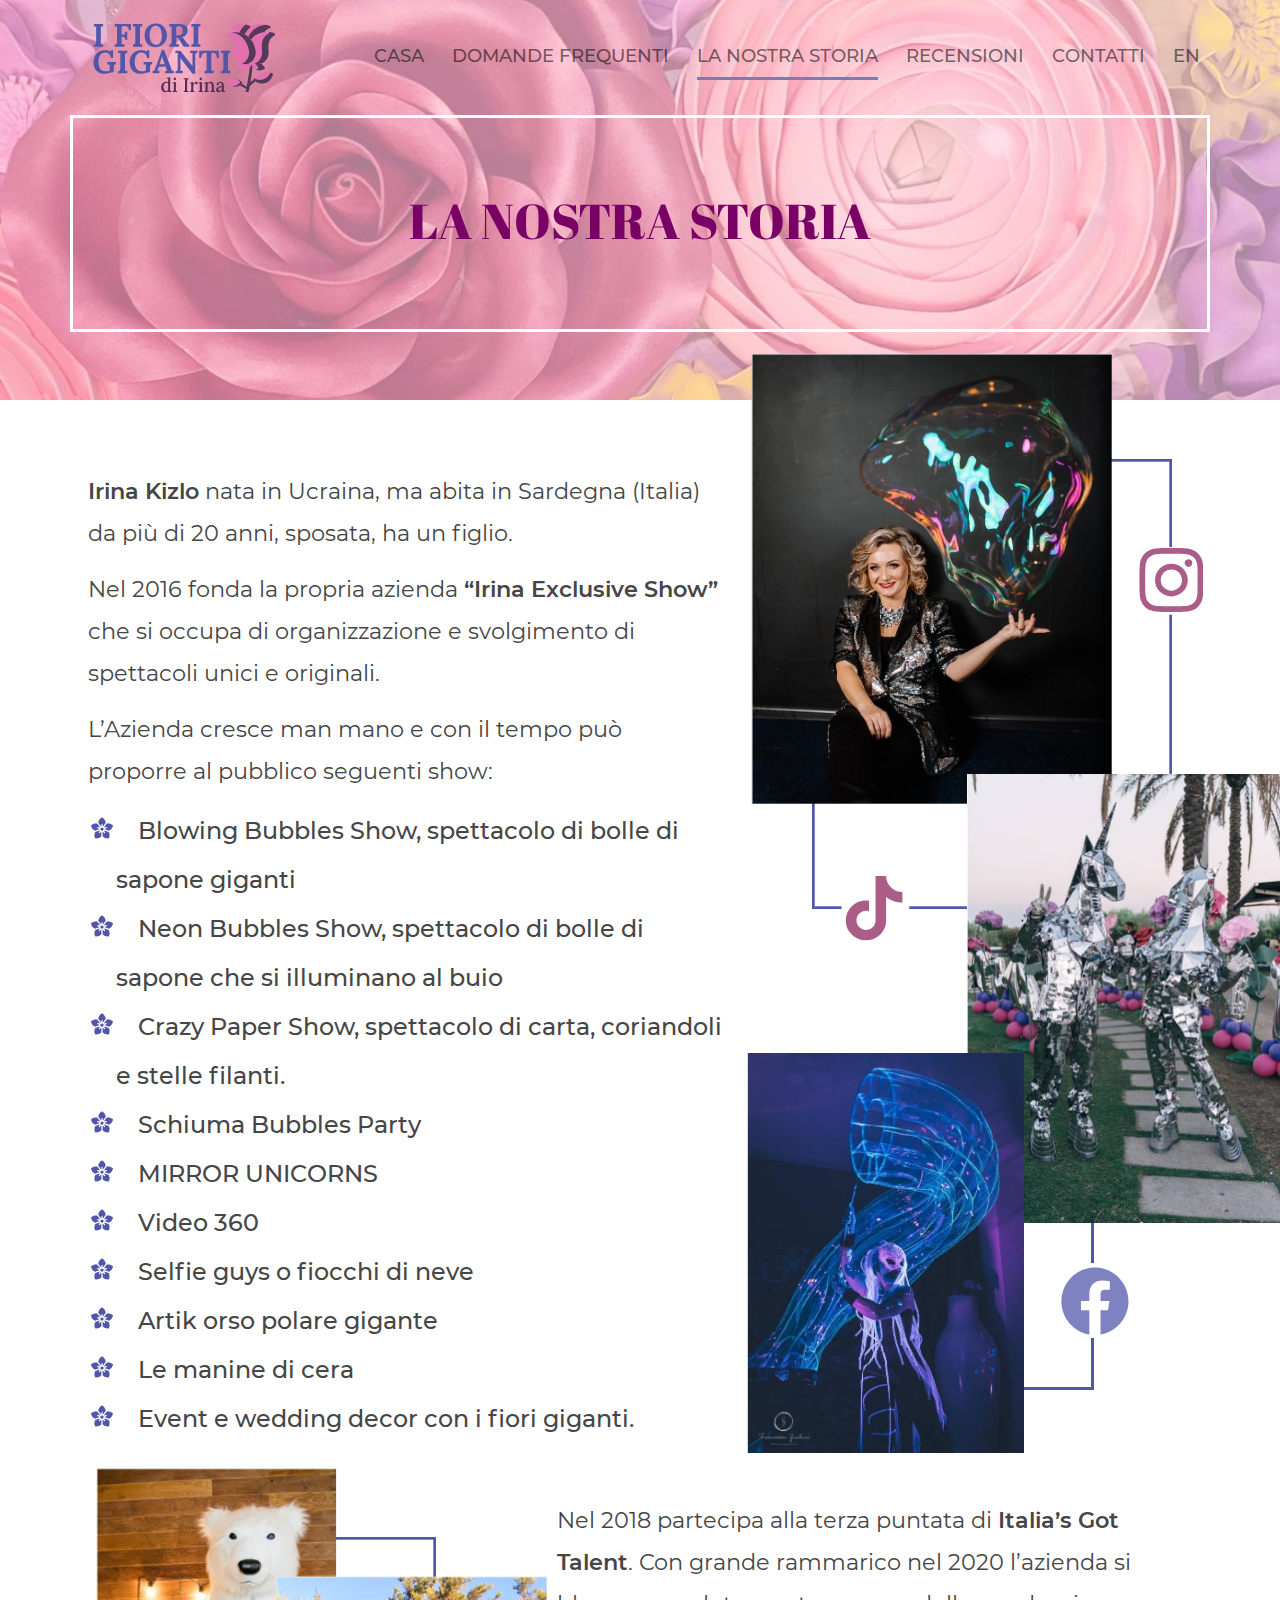
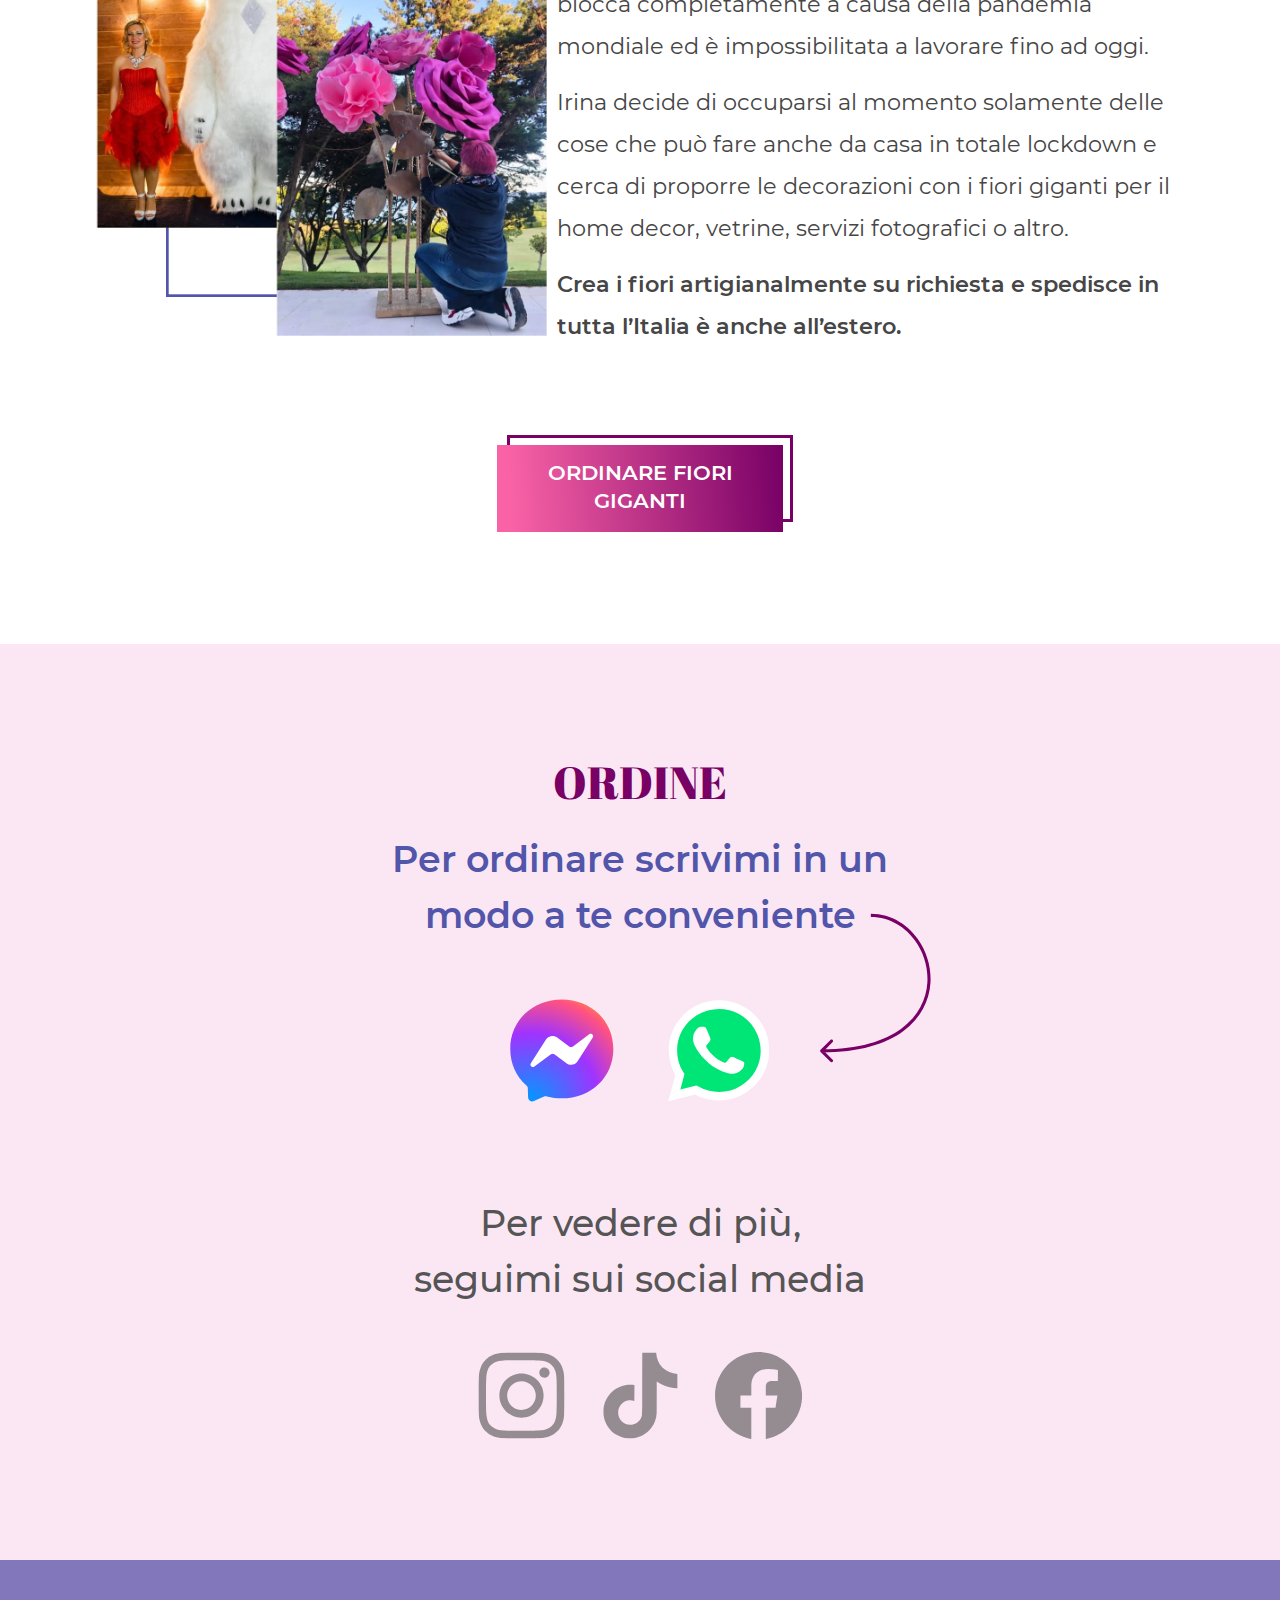
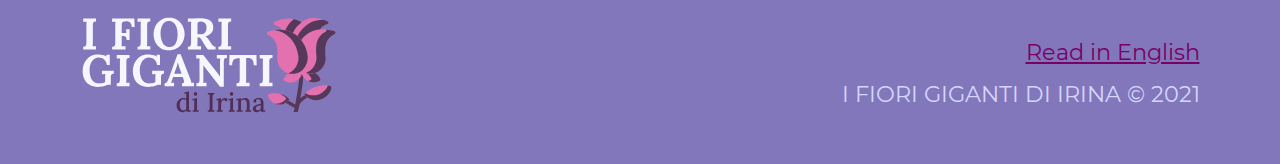
<file: biografia/index.html>
<!doctype html>
<html lang="it">
<head>
   <meta charset="utf-8">
  
   <meta http-equiv="Content-Type" content="text/html; charset=UTF-8">
   <meta name="Keywords"
      content="fiori giganti, Irina Exslusive Show, Bubbles, big flowers, giant flowers, decor for wedding, decorazioni per un matrimonio, fiori, rose ">
   <meta name="Description"
      content="I Fiori Giganti fatte a mano per la tua casa accogliente o indimenticabile
      cerimonia. Ordinare gioielli unici!">
   <meta http-equiv="content-language" content="it">
   <meta name="viewport" content="width=device-width, initial-scale=1">
   <meta http-equiv="X-UA-Compatible" content="IE=edge">

   <meta property="og:url" content="https://www.fiori-giganti.com/biografia/>
   <meta property="og:title" content="La nostra storia - I FIORI GIGANTI DI IRINA - Fiori giganti fatti a mano">
   <meta property="og:description"
      content="I Fiori Giganti fatte a mano per la tua casa accogliente o indimenticabile
      cerimonia! Ordinare gioielli unici fatti a mano.">
   <meta property="og:image" content="http://fiori-giganti.com/img/header_photo.jpg">
   <meta property="og:type" content="website">
   <meta property="og:image:width" content="1200">
   <meta property="og:image:height" content="630">
   <meta property="og:locale" content="it">
   <meta property="og:locale:alternate" content="en">


   <link rel="canonical" href="https://www.fiori-giganti.com/biografia/">
   <link rel="alternate" hreflang="en" href="https://www.fiori-giganti.com/en/our-story/">

   <meta name="language" content="it">

   <link rel="apple-touch-icon" sizes="180x180" href="/apple-touch-icon.png">
   <link rel="icon" type="image/png" sizes="32x32" href="/favicon-32x32.png">
   <link rel="icon" type="image/png" sizes="16x16" href="/favicon-16x16.png">
   <link rel="manifest" href="/site.webmanifest">
<!-- Global site tag (gtag.js) - Google Analytics -->
<script async src="https://www.googletagmanager.com/gtag/js?id=G-N4NFDBRB22"></script>
<script>
   window.dataLayer = window.dataLayer || [];
   function gtag(){dataLayer.push(arguments);}
   gtag('js', new Date());

   gtag('config', 'G-N4NFDBRB22');
</script>
   <meta name="robots" content="index">   

   <link rel="preload" href="/css/plugins.css" as="style" onload="this.onload=null;this.rel='stylesheet'">
   <noscript>
      <link rel="stylesheet" href="/css/plugins.css"></noscript>
   <link rel="stylesheet" href="/css/style.css">

   <title>Grandi fiori giganti per la casa, le evento e cerimonie | I FIORI GIGANTI DI IRINA</title>
</head>  
  <body class="biografia">
   
   <header class="header-wrapper biografia container-fluid flex-column "> 
      <div
      class="header__menu menu navbar navbar-expand-md navbar-light header container justify-content-between animate__animated  ">
      <a href="/" class="header__logo navbar-brand "><img  src="/img/logo.svg" alt=""></a>
      <div class="menu__controls d-flex">
         <a href="/en/" data-bs-toggle="tooltip" data-bs-placement="bottom" title="Read in English" class="d-none d-md-none lang-toggler-btn nav-link">
            <span>EN</span>
         </a>
         
         <button class="d-md-none menu__toggler-btn">
            <span></span>
         </button>
      </div>
      <nav class="menu__body navbar-collapse  d-md-flex">

         <ul class="navbar-nav animate__animated animate__fadeInDown">
            <li class="nav-item menu__link"><a href="/" class="nav-link header__menu-link">Casa</a></li>
            <div class="menu__dropdown ">
               <li id='menuCollapseBtn' class="nav-item menu__link nav-to"><a href="/#FAQ" class="nav-link header__menu-link">Domande frequenti</a> <span></span></li>
               <ul class="menu__dropdown-menu " id="menuCollapse">
                  <li class="nav-item menu__link nav-to" data-goto='Materiali'><a href='/#Materiali' class="menu__dropdown-item nav-link">Materiali</a></li>
                  <li class="nav-item menu__link nav-to" data-goto='Misure-e-colori'><a href='/#Misure-e-colori' class="menu__dropdown-item nav-link">Misure e colori</a></li>
                  <li class="nav-item menu__link nav-to" data-goto='Prezzi'><a href='/#Prezzi' class="menu__dropdown-item nav-link">Prezzi</a></li>
                  <li class="nav-item menu__link nav-to" data-goto='Tempi'><a href='/#Tempi' class="menu__dropdown-item nav-link">Tempi di realizzazione</a></li>
                  <li class="nav-item menu__link nav-to" data-goto='Zpedizione'><a href='/#Zpedizione' class="menu__dropdown-item nav-link">Zpedizione e noleggio</a></li>
                </ul>
            </div>
            <li class="nav-item menu__link active"><a href="/biografia/" class="nav-link header__menu-link">La nostra
                  storia</a></li>
            
            <li class="nav-item menu__link nav-to d-md-none" data-goto='assortimento' id="navToAssortment"><a href="/#assortimento" class="nav-link header__menu-link">Assortimento</a></li>
            
            <li class="nav-item menu__link nav-to" data-goto='reviews' id="navToReviews"><a href="/#reviews" class="nav-link header__menu-link">Recensioni</a></li>
            <li class="nav-item menu__link nav-to"  data-goto='order' id="navToOrder"><a href="#order"
                  class="nav-link header__menu-link">Contatti</a></li>
            <li class="nav-item menu__link"><a href="/en/our-story" class="nav-link header__menu-link">EN</a></li>
            <div class="order__socials social-links mx-auto d-md-none">
               <div class="socials-links__text">
                  Per vedere di più, seguici sui social media
               </div>
               <a href="https://www.instagram.com/irina_exclusive_show/" target="_blank" class="social-links__insta"
                  title="my Instagram"></a>
               <a href="https://www.tiktok.com/@irinaexclusiveshow" target="_blank" class="social-links__tiktok"
                  title="my TikTok"></a>
               <a href="https://www.facebook.com/ifiorigigantidiirina" target="_blank" class="social-links__fb"
                  title="my FaceBook page"></a>
            </div>
         </ul>
      </nav>
   </div>
      <div class="header-wrapper__content biografia container ">
         <h1 class="header-wrapper__title biografia animate__animated animate__fadeInDown">La nostra storia</h1>
        
      </div>
      
   </header>
   <main class="main-content">
      <div class="biografia  container">
         <div class="biografia__part-1 animate__animated animate__fadeIn row mx-2">
            <div class="col-12 col-md-7 ">
               <p>
                  <strong>Irina Kizlo</strong> nata in Ucraina, ma abita in Sardegna (Italia) da più di 20 anni, sposata, ha un figlio. 
               </p>
               <p>
                  Nel 2016 fonda la propria azienda <strong>“Irina Exclusive Show”</strong> che si occupa di organizzazione e svolgimento di spettacoli unici e originali. 
               </p>
               <p>L’Azienda cresce man mano e con il tempo può proporre al pubblico seguenti show:
                  <ul>
                     <li>Blowing Bubbles Show, spettacolo di bolle di sapone giganti</li>
                     <li>Neon Bubbles Show, spettacolo di bolle di sapone che si illuminano al buio</li>
                     <li>Crazy Paper Show, spettacolo di carta, coriandoli e stelle filanti.</li>
                     <li>Schiuma Bubbles Party</li>
                     <li>MIRROR UNICORNS</li>
                     <li>Video 360</li>
                     <li>Selfie guys o fiocchi di neve</li>
                     <li>Artik orso polare gigante</li>
                     <li>Le manine di cera</li>
                     <li>Event e wedding decor con i fiori giganti.</li>
                  </ul>
               </p>
            </div>
            
            <div class="biografia__links animate__animated animate__fadeIn col-12 col-md-5">
               <div class="back-lines__wrapper">
                  <div class="back-lines ">
                     <a href="https://www.instagram.com/irina_exclusive_show/" target="_blank" class="biografia__insta" title="my Instagram"></a>
                     <a href="https://www.tiktok.com/@irinaexclusiveshow" target="_blank" class="biografia__tiktok" title="my TikTok"></a>
                  </div>
                  <div class="back-lines-2">
                     <a href="https://www.facebook.com/ifiorigigantidiirina" target="_blank" class="biografia__fb" title="my Facebook Page"></a>
                  </div>
               </div>
            </div>
            
         </div>
         <div class="biografia__part-2 row mx-2">
            
            <div class="col-12 col-md-5">
               <div class="back-lines ">
                 
               </div>
            </div>
            <div class="col-12 col-md-7">
               <p>Nel 2018 partecipa alla terza puntata di <strong>Italia’s Got Talent</strong>. Con grande rammarico nel 2020 l’azienda si blocca completamente a causa della pandemia mondiale ed è impossibilitata a lavorare fino ad oggi. </p>
               <p>Irina decide di occuparsi al momento solamente delle cose che può fare anche da casa in totale lockdown e cerca di proporre le decorazioni con i fiori giganti per il home decor, vetrine, servizi fotografici o altro.</p>
               <p><strong>Crea i fiori artigianalmente su richiesta e spedisce in tutta l’Italia è anche all’estero.</strong></p>
            </div>
         </div>
      <a href="#order"  class="mx-auto  ordine-btn biografia__btn">ordinare fiori giganti</a>

      </div>
     
    
      <div id='order' class="order-block">
         <h2 class="main__heading order__heading">ordine</h2>
         <div class="order__subheading">Per ordinare scrivimi in un modo a te conveniente</div>
         <div class="order__links contact-links animate__animated animate__fadeIn">
            <a href="https://m.me/ifiorigigantidiirina" target="_blank" class="contact-links__messanger" title="write me in Messanger to to order"></a>
            <a href="https://wa.me/393349517191" target="_blank" class="contact-links__whatsapp" title="write me in WhatsApp to order"></a>
          </div>
          <div class="order__socials social-links mx-auto">
            <div class="socials-links__text">
               Per vedere di più, 
               seguimi sui social media
             </div>
            <a href="https://www.instagram.com/irina_exclusive_show/" target="_blank" class="social-links__insta" title="my Instagram"></a>
            <a href="https://www.tiktok.com/@irinaexclusiveshow" target="_blank" class="social-links__tiktok" title="my TikTok"></a>
            <a href="https://www.facebook.com/ifiorigigantidiirina" target="_blank" class="social-links__fb" title="my FaceBook page"></a>
   
          </div>
          </div>
      </div>
   </div>
   </main>
   <footer class="footer-wrapper">
      <div class="footer container ">
         <div class="row mx-0">
            <div class=" col-12 col-sm-3"><a href="/" class="footer__logo mx-auto mx-sm-0"></a></div>
            <div class="footer__copyright align-self-end col-12 col-sm-9 ">
               <p><a href="/en/our-story/">Read in English</a></p>
               <p>I FIORI GIGANTI DI IRINA © 2021</p>
            </div>
         </div>
      </div>
   </footer>
   <script src="/js/swiper-bundle.min.js" defer></script>
   <script src="/js/glightbox.min.js" defer></script>
   <script src="/js/script.js" defer></script>
  </body>
</html>
</file>
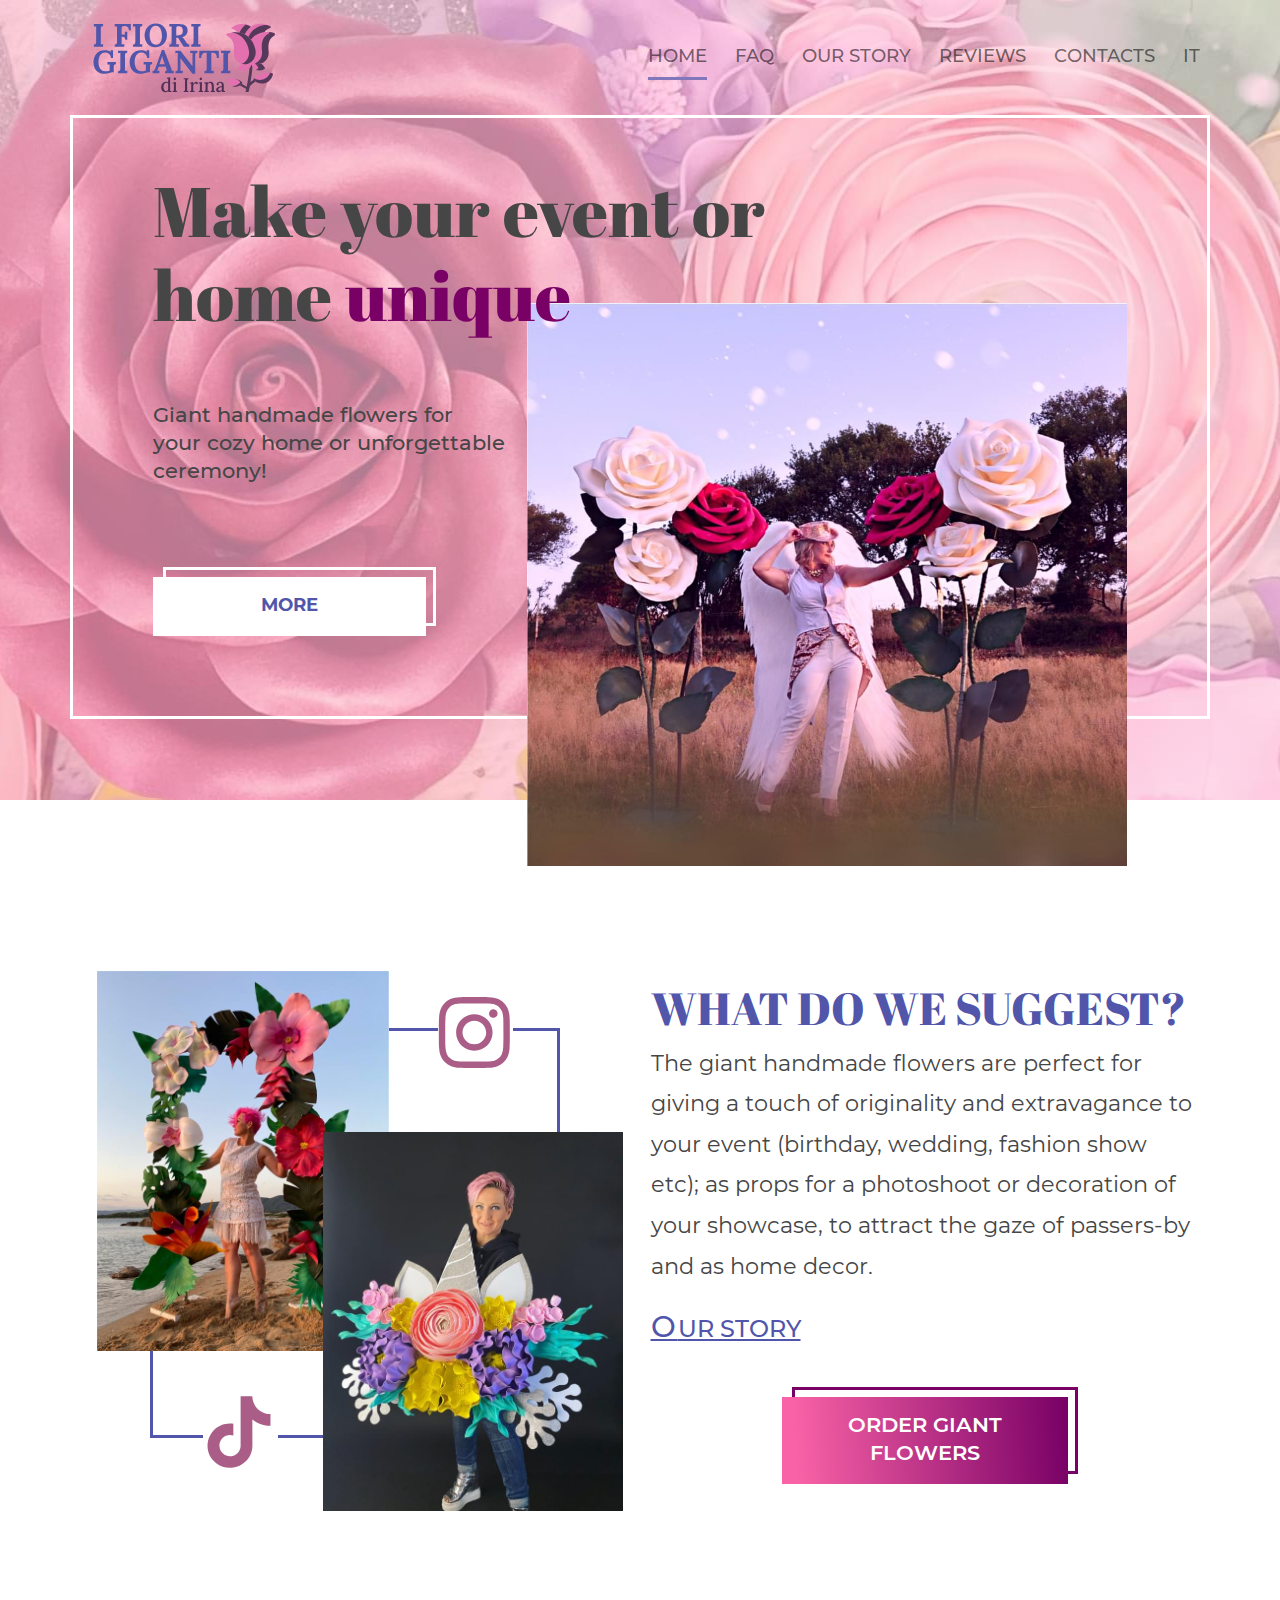
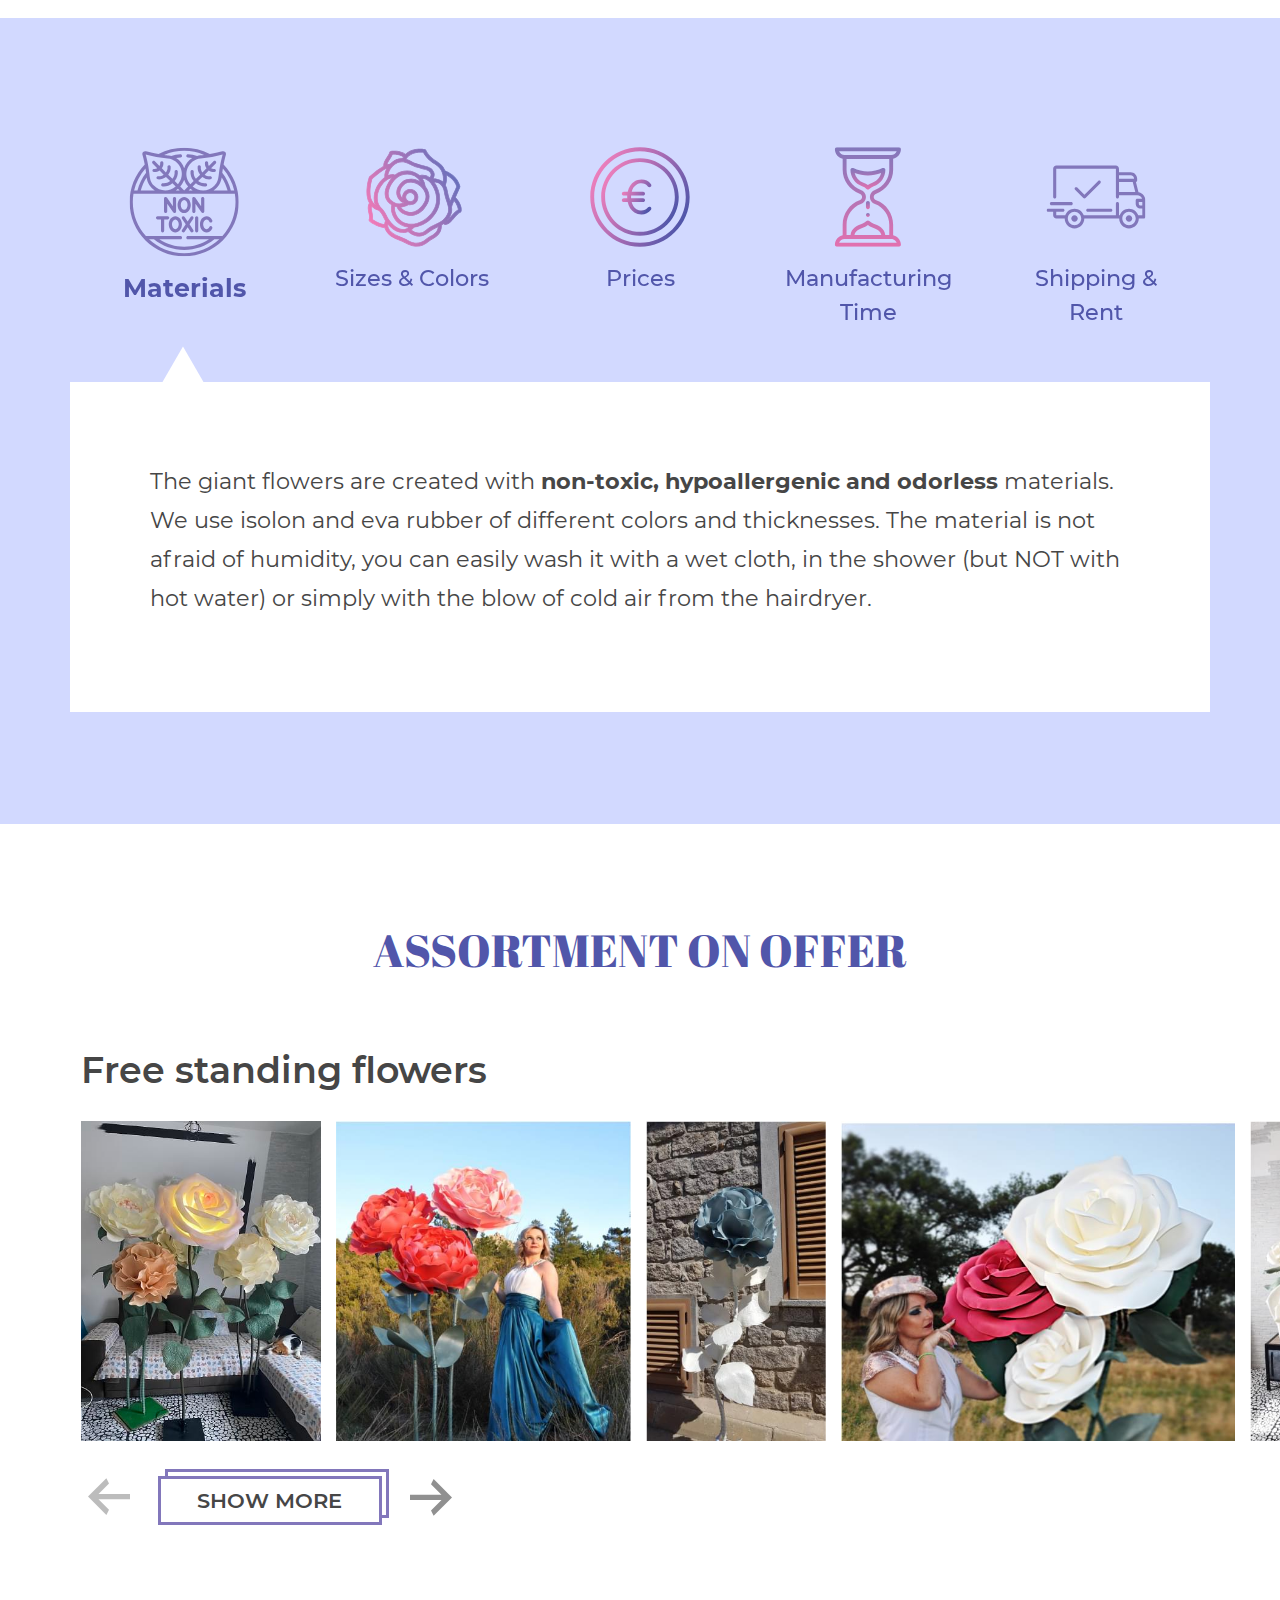
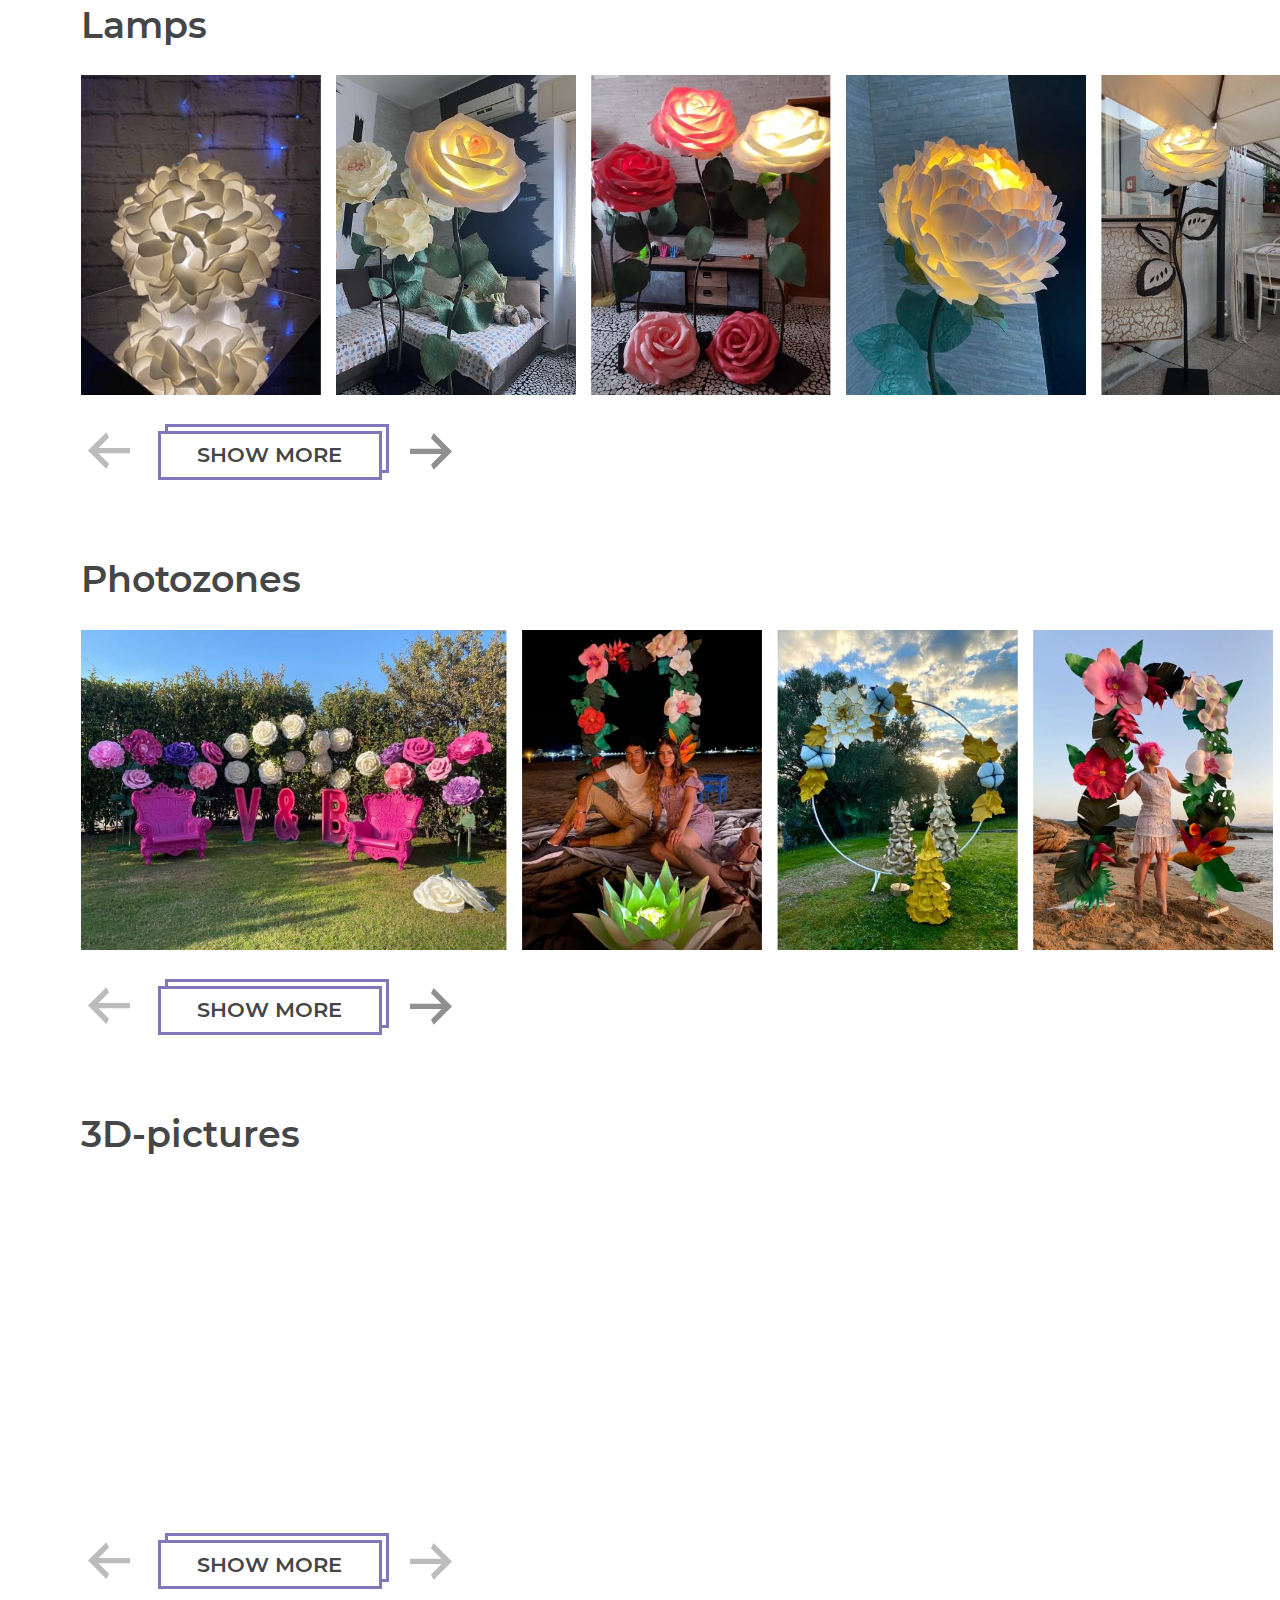
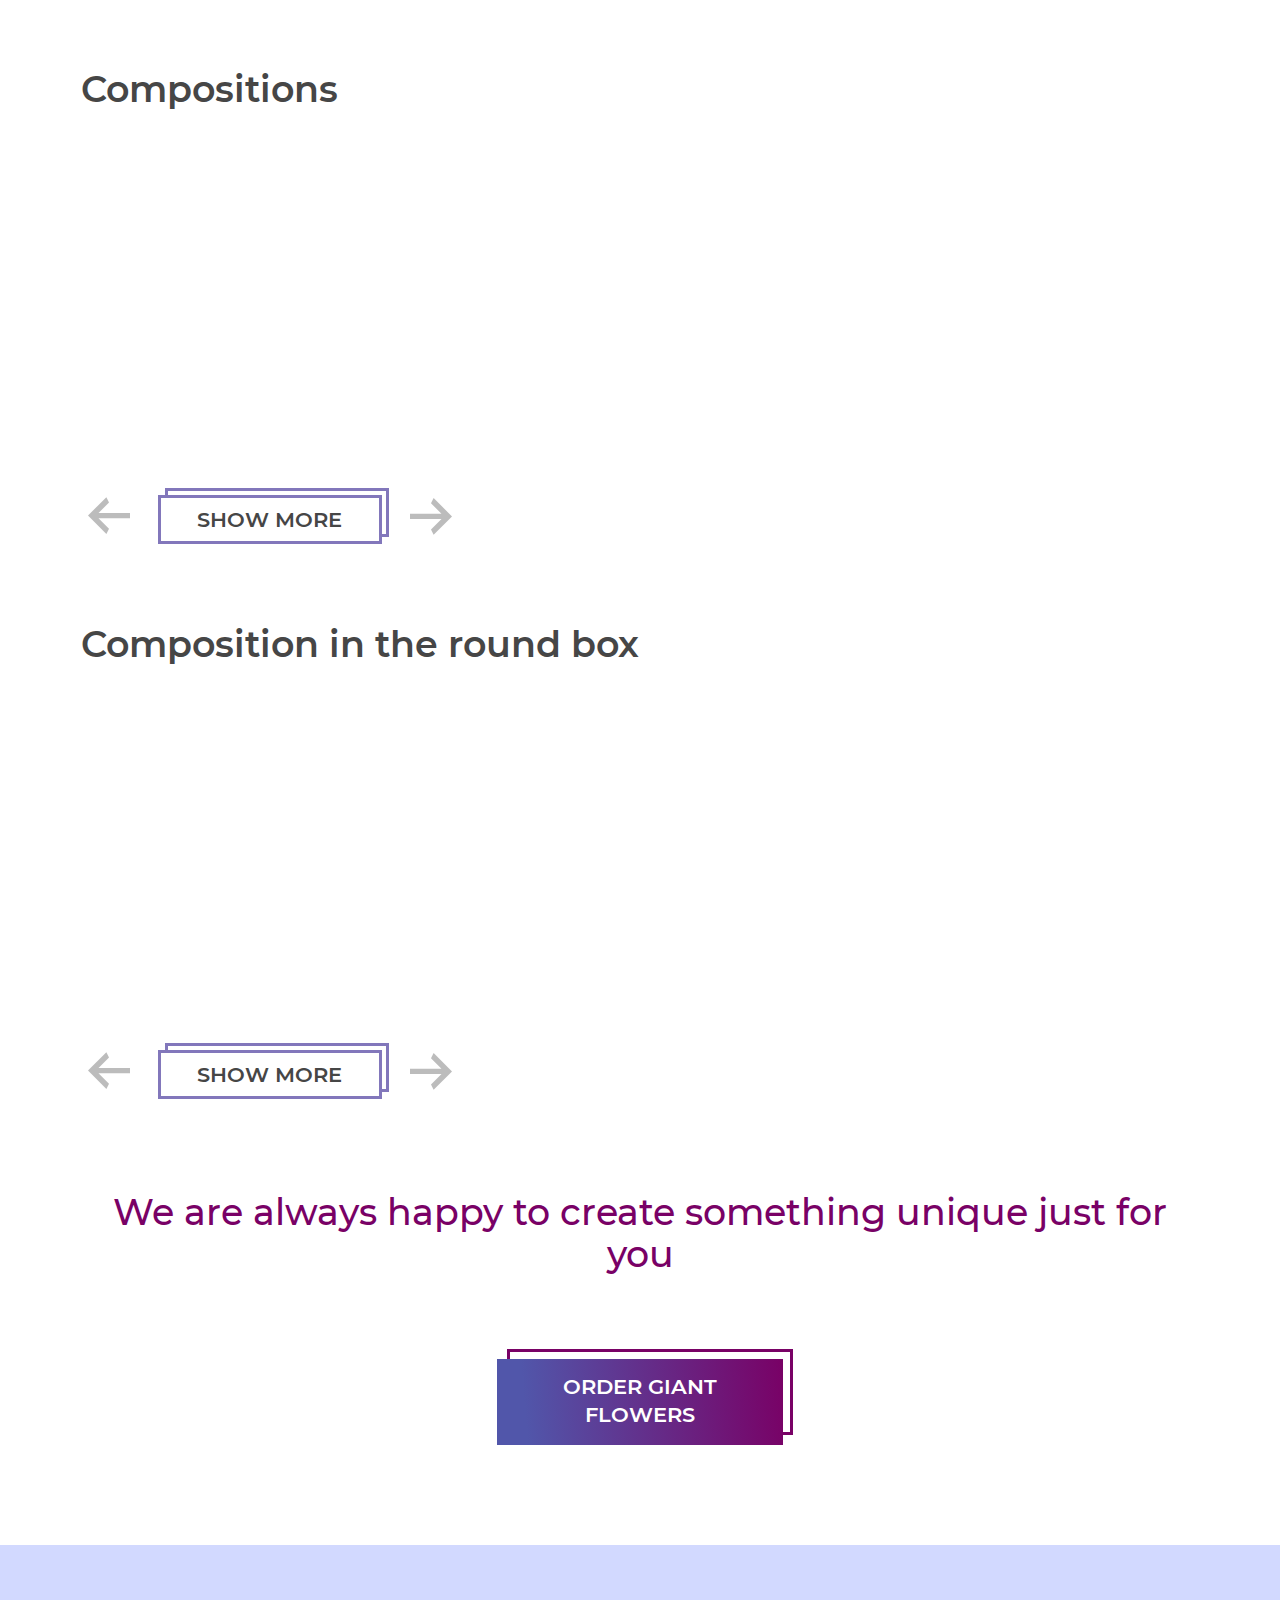
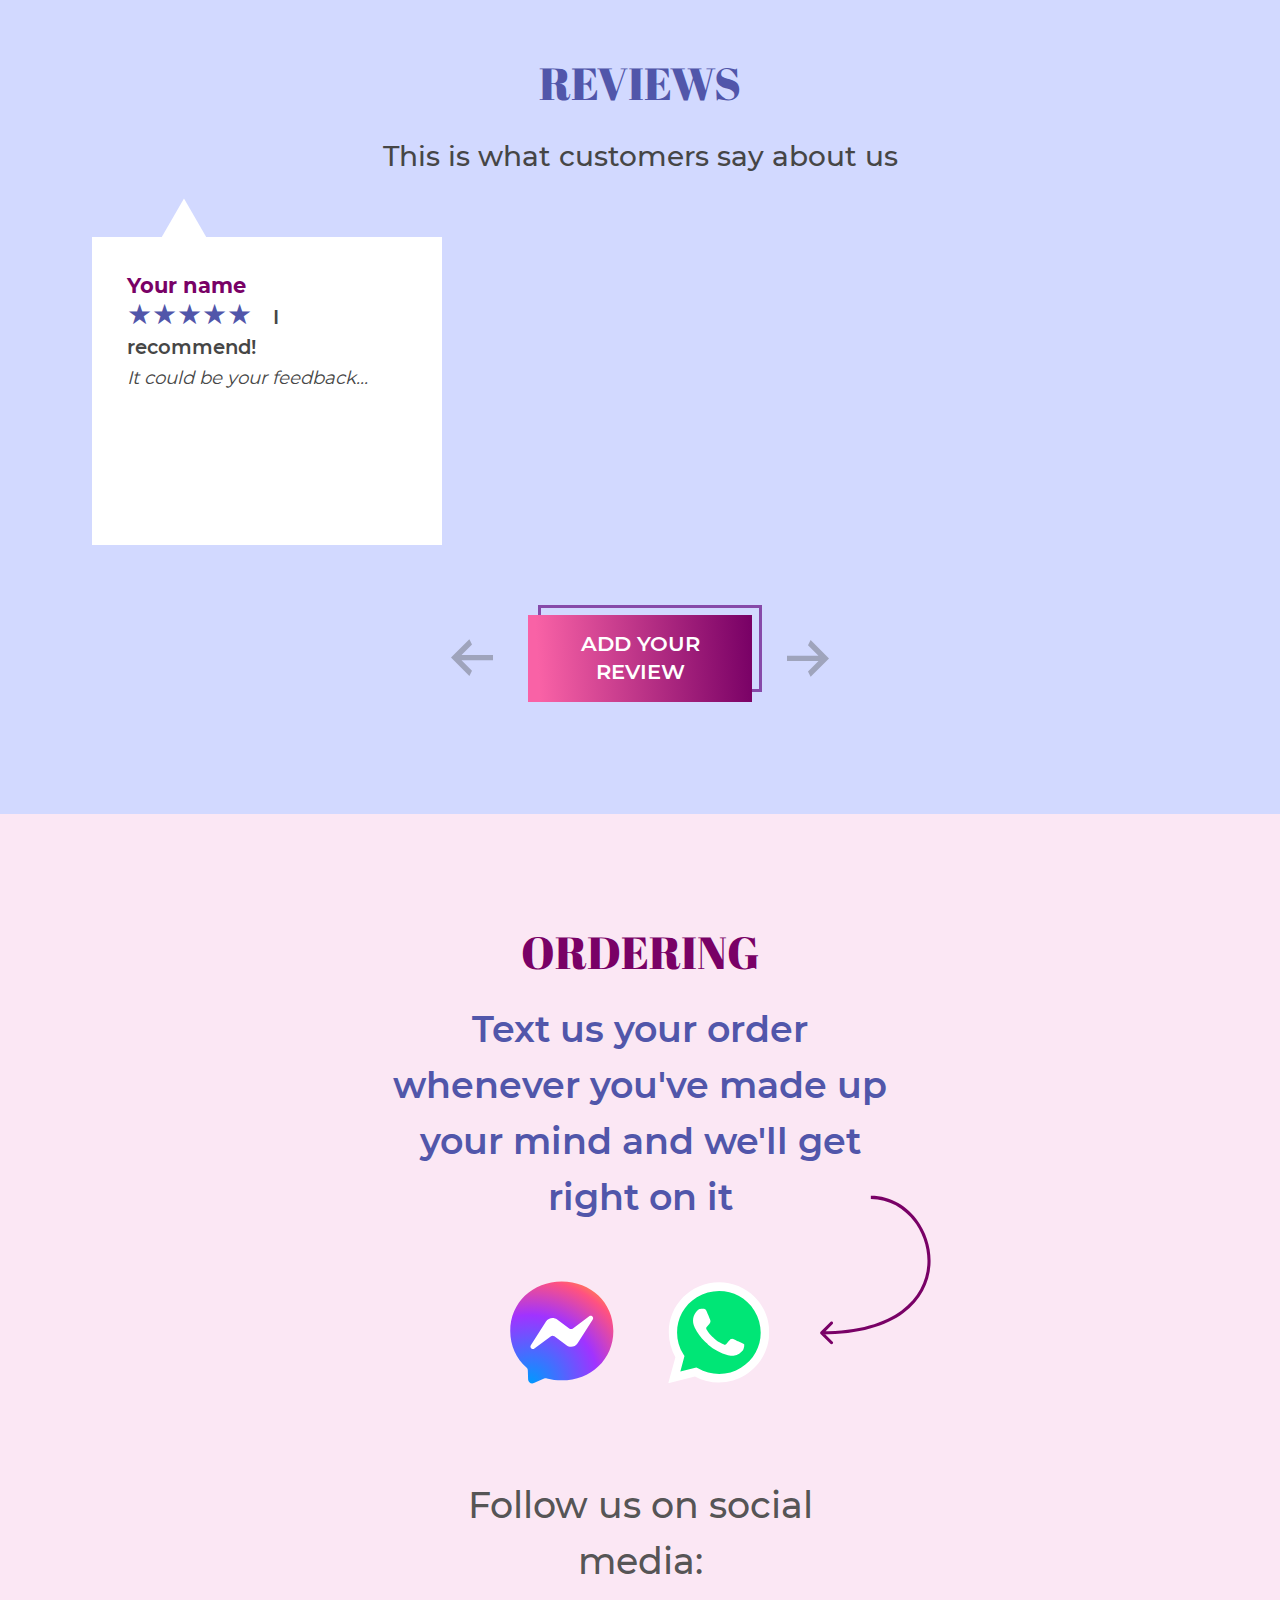
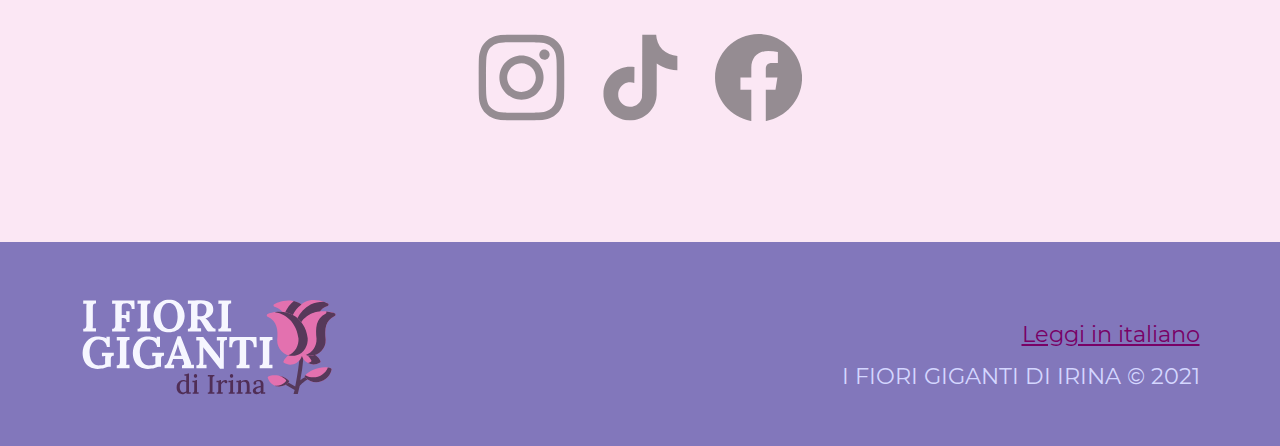
<file: en/index.html>
<!doctype html>
<html lang="en">
<head>
   <meta charset="utf-8">
  
   <meta http-equiv="Content-Type" content="text/html; charset=UTF-8">
   <meta name="Keywords"
      content="fiori giganti, big flowers, giant flowers, decor for wedding, decorazioni per un matrimonio, fiori, rose ">
   <meta name="Description"
      content="Giant handmade flowers for your cozy home or unforgettable ceremony! Each order is unique.">

   <meta http-equiv="content-language" content="en">
   <meta name="viewport" content="width=device-width, initial-scale=1">
   <meta http-equiv="X-UA-Compatible" content="IE=edge">

   <meta property="og:url" content="https://www.fiori-giganti.com/en/>

   <meta property="og:title" content="Giant handmade flowers - I FIORI GIGANTI DI IRINA ">
   <meta property="og:description"
      content="Event and wedding decor with giant flowers. Giant handmade flowers for your cozy home or unforgettable ceremony! Order unique handmade decor.">
   <meta property="og:image" content="http://fiori-giganti.com/img/header_photo.jpg">
   <meta property="og:type" content="website">
   <meta property="og:image:width" content="1200">
   <meta property="og:image:height" content="630">
   <meta property="og:locale" content="en">
   <meta property="og:locale:alternate" content="it">


   <link rel="canonical" href="https://www.fiori-giganti.com/">
   <link rel="alternate" hreflang="en" href="https://www.fiori-giganti.com/en/">

   <meta name="language" content="en">

   <link rel="apple-touch-icon" sizes="180x180" href="/apple-touch-icon.png">
   <link rel="icon" type="image/png" sizes="32x32" href="/favicon-32x32.png">
   <link rel="icon" type="image/png" sizes="16x16" href="/favicon-16x16.png">
   <link rel="manifest" href="/site.webmanifest">
<!-- Global site tag (gtag.js) - Google Analytics -->
<script async src="https://www.googletagmanager.com/gtag/js?id=G-N4NFDBRB22"></script>
<script>
   window.dataLayer = window.dataLayer || [];
   function gtag(){dataLayer.push(arguments);}
   gtag('js', new Date());

   gtag('config', 'G-N4NFDBRB22');
</script>
   <meta name="robots" content="index">   

   <link rel="preload" href="/css/plugins.css" as="style" onload="this.onload=null;this.rel='stylesheet'">
   <noscript>
      <link rel="stylesheet" href="/css/plugins.css"></noscript>
   <link rel="stylesheet" href="/css/style.css">

   <title>Event and wedding decor with giant flowers - I FIORI GIGANTI DI IRINA</title>
</head>

<body>

   <header class="header-wrapper container-fluid flex-column">
      <div
         class="header__menu menu navbar navbar-expand-md navbar-light header container justify-content-between animate__animated  ">
         <a href="/en/" class="header__logo navbar-brand "><img  src="/img/logo.svg" alt=""></a>
         <div class="menu__controls d-flex">
            <a href="/" data-bs-toggle="tooltip" data-bs-placement="bottom" title="Leggi in italiano" class="d-none d-md-none lang-toggler-btn nav-link">
               <span>IT</span>
            </a>
            
            <button class="d-md-none menu__toggler-btn">
               <span></span>
            </button>
         </div>
         <nav class="menu__body navbar-collapse  d-md-flex">

            <ul class="navbar-nav animate__animated animate__fadeInDown">
               <li class="nav-item menu__link active"><a href="/" class="nav-link header__menu-link">Home</a></li>
               <div class="menu__dropdown ">

                  <li id='menuCollapseBtn' class="nav-item menu__link nav-to"><a href="#FAQ" class="nav-link header__menu-link">FAQ</a> <span></span></li>
                  <ul class="menu__dropdown-menu " id="menuCollapse">
                     <li class="nav-item menu__link nav-to" data-goto='Materials'><a href='#Materials' class="menu__dropdown-item nav-link">Materials</a></li>
                     <li class="nav-item menu__link nav-to" data-goto='Sizes&Colors'><a href='#Sizes&Colors' class="menu__dropdown-item nav-link">Sizes & Colors</a></li>
                     <li class="nav-item menu__link nav-to" data-goto='Prices'><a href='#Prices' class="menu__dropdown-item nav-link">Prices</a></li>
                     <li class="nav-item menu__link nav-to" data-goto='ManufacturingTime'><a href='#ManufacturingTime' class="menu__dropdown-item nav-link">Manufacturing Time</a></li>
                     <li class="nav-item menu__link nav-to" data-goto='Shipping&Rent'><a href='#Shipping&Rent' class="menu__dropdown-item nav-link">Shipping & Rent</a></li>
                   </ul>
               </div>
               <li class="nav-item menu__link"><a href="/en/our-story/" class="nav-link header__menu-link">Our story</a></li>
               
               <li class="nav-item menu__link nav-to d-md-none" data-goto='assortment' id="navToAssortment"><a href="#assortment" class="nav-link header__menu-link">Assortment</a></li>
               
               <li class="nav-item menu__link nav-to" data-goto='reviews' id="navToReviews"><a href="#reviews" class="nav-link header__menu-link">Reviews</a></li>
               <li class="nav-item menu__link nav-to"  data-goto='order' id="navToOrder"><a href="#order"
                     class="nav-link header__menu-link">Contacts</a></li>
               <li class="nav-item menu__link"><a href="/" class="nav-link header__menu-link">IT</a></li>
               <div class="order__socials social-links mx-auto d-md-none">
                  <div class="socials-links__text">
                     Follow us on social media:
                  </div>
                  <a href="https://www.instagram.com/irina_exclusive_show/" target="_blank" class="social-links__insta"
                     title="my Instagram"></a>
                  <a href="https://www.tiktok.com/@irinaexclusiveshow" target="_blank" class="social-links__tiktok"
                     title="my TikTok"></a>
                  <a href="https://www.facebook.com/ifiorigigantidiirina" target="_blank" class="social-links__fb"
                     title="my FaceBook page"></a>
      
               </div>
            </ul>
           

         </nav>
      </div>
      <div
         class="header-wrapper__content container d-flex flex-column justify-content-md-between justify-content-start">
         <h1 class="header-wrapper__title animate__animated animate__fadeIn">Make your event or home <span>unique</span></h1>
         <p class="header-wrapper__desc">Giant handmade flowers for your cozy home or unforgettable ceremony!</p>
         <a href='#about' class=" header-wrapper__go-btn go-btn animate__animated animate__fadeIn">more</a>
         <div class="header-wrapper__promo-photo position-absolute top-25 start-45 animate__animated animate__fadeIn">
            <img src="/img/header_photo.jpg" width="100%" height="100%" alt="Irina with giant roses">
         </div>
      </div>

   </header>
   <main class="main-content">
      <div class="container">
         <div id='about' class="description-block row d-flex align-items-md-center justify-content-start">
            <div
               class=" description-block__links order-2 order-lg-1 col-12 col-xl-6 col-md-4 animate__animated animate__fadeIn">
               <div class="back-lines mx-auto">
                  <a href="https://www.instagram.com/irina_exclusive_show/" target="_blank"
                     class="description-block__insta" title="my Instagram"></a>
                  <a href="https://www.tiktok.com/@irinaexclusiveshow" target="_blank" class="description-block__tiktok"
                     title="my TikTok"></a>
               </div>
            </div>
            <div class="description-block__text order-1 align-items-center order-lg-2 col-12 col-xl-6 col-md-8 ">
               <h2 class=" description-block__heading main__heading">WHAT DO WE SUGGEST?</h2>
               <p>The giant handmade flowers are perfect for giving a touch of originality and extravagance to your event (birthday, wedding, fashion show etc); as props for a photoshoot or decoration of your showcase, to attract the gaze of passers-by and as home decor.
               </p>
               <a href="/en/our-story/" class=" description-block__link">Our story</a>
               <a href="#order" class="mx-auto d-none d-md-block ordine-btn description-block__btn">order giant flowers</a>
            </div>
            <a href="#order" class="mx-auto d-md-none order-3 col-12 ordine-btn description-block__btn">order giant flowers</a>

         </div>
      </div>
      <div class=" faq-block-wrapper ">
         <div class="faq-block container ">

            <div class="faq-block__tabs-wrapper swiper-container">
               <ul class="faq-block__tabs swiper-wrapper align-self-center align-items-center px-0" id="FAQ">

                  <li id='Materials' class="faq-block__item swiper-slide  col-3">
                     <h3>Materials</h3>
                  </li>
                  <li id='Sizes&Colors' class="faq-block__item swiper-slide   col-3">
                     <h3>Sizes & Colors</h3>
                  </li>
                  <li  id='Prices' class="faq-block__item swiper-slide   col-3">
                     <h3>Prices</h3>
                  </li>
                  <li id='ManufacturingTime' class="faq-block__item swiper-slide  col-3 ">
                     <h3>Manufacturing Time</h3>
                  </li>
                  <li id='Shipping&Rent' class="faq-block__item swiper-slide  col-3 ">
                     <h3>Shipping & Rent</h3>
                  </li>
               </ul>
            </div>
            <div class="faq-block__content-wrapper swiper-container">
               <div class="faq-block__tabs-content swiper-wrapper">
                  <div class="faq-block__content-item swiper-slide " data-category='Materials'>
                     <p>
                        The giant flowers are created with <strong>non-toxic, hypoallergenic and odorless</strong> materials. We use isolon and eva rubber of different colors and thicknesses. The material is not afraid of humidity, you can easily wash it with a wet cloth, in the shower (but NOT with hot water) or simply with the blow of cold air from the hairdryer.
                     </p>
                  </div>
                  <div class="faq-block__content-item swiper-slide " data-category='Sizes&Colors'>
                     <p>
                        We use materials of different colors or they can be painted into different shades by hand, if needed. We always strive to meet the customer's needs and, based on availability, we can create a unique and original Minimum size of the wall flowers starts from 30 cm up to infinity (as needed). 
                     </p>
                     <p>
                        Average measurements of the outside on the stem (of a lamp or other item): flowers' diameter - 45-50 cm; height - 1.60-1.80 morder.</p>
                  </div>
                  <div class="faq-block__content-item swiper-slide " data-category='Prices'>
                     <p>
                        The price for each item varies and depends on the difficulty of processing, color and size.
                     </p>
                     <ul>
                        <strong> Approximate prices:</strong>
                        <li>
                           Approximate prices:
                        </li>
                        <li>
                           decorative free standing flower on the stem (not lamp) - from 65 € (including the base and leaves)
                        </li>
                        <li>
                           free standing lamp flower - from 100 €
                        </li>
                        <li>
                           table lamp flower - from 50 €
                        </li>
                        <li>
                           flower in the wall picture - from 50 €
                        </li>
                        <li>
                           composition of 3 free standing flowers on stems - from € 180 (including the base and leaves)
                        </li>
                        <li>
                           wall composition - starting from 100 €
                        </li>
                        <li>
                           composition in the round box - from 60 €
                        </li>
                     </ul>
                     <p>
                        All prices are given without delivery fee, which is paid by the customer.
                     </p>
                  </div>
                  <div class="faq-block__content-item swiper-slide " data-category='ManufacturingTime'>
                     <p>The time spent on manufacturing varies depending on the quantity of orders, the availability of colors and materials.</p>
                     <p>
                        The approximate manufacturing time is up to 30 days from the moment of prepayment in the amount of 30% of the value of the item.
                     </p>
                  </div>
                  <div class="faq-block__content-item swiper-slide " data-category='Shipping&Rent'>
                     <p>
                        <strong>SHIPPING:</strong> throughout Italy or around the world. Shipping prices vary according to the size of the package. An example: a wall flower 7-10 €; a lamp or a decorative flower on the stem 25-35 €; composition of 3 free standing flowers  € 30-35.
                     </p>
                     <p>
                        <strong>RENT:</strong> events, weddings, showcases, fashion shows, photo shoots or other <strong>ONLY IN SARDINIA</strong>.
                     </p>
                     <p>
                        All prices are given without delivery fee, which is paid by the customer.
                     </p>
                  </div>

               </div>
            </div>

         </div>
      </div>
      <div id='assortment' class="assortment">
         <h2 class="assortment__heading main__heading container">assortment on offer</h2>
         <p class="assortment__subheading container"></p>         
         <!-- Free standing flowers  -->
         <div class="assortment__category ">
            <h3 class="category__name container">Free standing flowers </h3>
            <div class="category__desc container">
               <p>Decorative free standing flower on the stem (not lamp) - <strong>from 65€</strong> (including the base and leaves)</p>
               <p>Composition of 3 free standing flowers  on stems -<strong> from € 180</strong> (including the base and leaves)</p>
            </div>

            <!-- Slider main container -->
            <div class="category__gallery swiper_1  container">
               <!-- Additional required wrapper -->
               <div class="swiper-wrapper">
                  <!-- Slides -->
                  <div class="swiper-slide">
                     <a href="/img/Fiori_da_terra/IMG_1644.jpg" class="glightbox">
                        <img loading='lazy' src="/img/Fiori_da_terra/thumbs/IMG_1644.jpg"
                           alt="Fiori da terra" class="category__photo">
                     </a>
                  </div>
                  <div class="swiper-slide">
                     <a href="/img/Fiori_da_terra/IMG_1117 1__Fiori_da_terra.jpg" class="glightbox">
                        <img loading='lazy' src="/img/Fiori_da_terra/thumbs/IMG_1117 1__Fiori_da_terra.jpg"
                           alt="Fiori da terra" class="category__photo">
                     </a>
                  </div>
                   <div class="swiper-slide">
                     <a href="/img/Fiori_da_terra/IMG_1271 1__Fiori_da_terra.jpg" class="glightbox">
                        <img loading='lazy' src="/img/Fiori_da_terra/thumbs/IMG_1271 1__Fiori_da_terra.jpg"
                           alt="Fiori da terra" class="category__photo">
                     </a>
                  </div>  
                  <div class="swiper-slide">
                     <a href="/img/Fiori_da_terra/IMG_1214 1__Fiori_da_terra.jpg" class="glightbox">
                        <img loading='lazy' src="/img/Fiori_da_terra/thumbs/IMG_1214 1__Fiori_da_terra.jpg"
                           alt="Fiori da terra" class="category__photo">
                     </a>
                  </div>
                  <div class="swiper-slide">
                     <a href="/img/Fiori_da_terra/IMG_1044 1__Fiori_da_terra.jpg" class="glightbox">
                        <img loading='lazy' src="/img/Fiori_da_terra/thumbs/IMG_1044 1__Fiori_da_terra.jpg"
                           alt="Fiori da terra" class="category__photo">
                     </a>
                  </div>
                  <div class="swiper-slide">
                     <a href="/img/Fiori_da_terra/IMG_1027__Fiori_da_terra.jpg" class="glightbox">
                        <img loading='lazy' src="/img/Fiori_da_terra/thumbs/IMG_1027__Fiori_da_terra.jpg"
                           alt="Fiori da terra" class="category__photo">
                     </a>
                  </div>
                  <div class="swiper-slide">
                     <a href="/img/Fiori_da_terra/IMG_1035 1__Fiori_da_terra.jpg" class="glightbox">
                        <img loading='lazy' src="/img/Fiori_da_terra/thumbs/IMG_1035 1__Fiori_da_terra.jpg"
                           alt="Fiori da terra" class="category__photo">
                     </a>
                  </div>
                  
                  <div class="swiper-slide">
                     <a href="/img/Fiori_da_terra/IMG_1077__Fiori_da_terra.jpg" class="glightbox">
                        <img loading='lazy' src="/img/Fiori_da_terra/thumbs/IMG_1077__Fiori_da_terra.jpg"
                           alt="Fiori da terra" class="category__photo">
                     </a>
                  </div>
                  <div class="swiper-slide">
                     <a href="/img/Fiori_da_terra/IMG_1102__Fiori_da_terra.jpg" class="glightbox">
                        <img loading='lazy' src="/img/Fiori_da_terra/thumbs/IMG_1102__Fiori_da_terra.jpg"
                           alt="Fiori da terra" class="category__photo">
                     </a>
                  </div>
                  
                
                  <div class="swiper-slide">
                     <a href="/img/Fiori_da_terra/IMG_1216__Fiori_da_terra.jpg" class="glightbox">
                        <img loading='lazy' src="/img/Fiori_da_terra/thumbs/IMG_1216__Fiori_da_terra.jpg"
                           alt="Fiori da terra" class="category__photo">
                     </a>
                  </div>
                  <div class="swiper-slide">
                     <a href="/img/Fiori_da_terra/IMG_1245 1__Fiori_da_terra.jpg" class="glightbox">
                        <img loading='lazy' src="/img/Fiori_da_terra/thumbs/IMG_1245 1__Fiori_da_terra.jpg"
                           alt="Fiori da terra" class="category__photo">
                     </a>
                  </div>
                  <div class="swiper-slide">
                     <a href="/img/Fiori_da_terra/IMG_1152.jpg" class="glightbox">
                        <img loading='lazy' src="/img/Fiori_da_terra/thumbs/IMG_1152.jpg"
                           alt="Fiori da terra" class="category__photo">
                     </a>
                  </div>
                  <div class="swiper-slide">
                     <a href="/img/Fiori_da_terra/IMG_1674.jpg" class="glightbox">
                        <img loading='lazy' src="/img/Fiori_da_terra/thumbs/IMG_1674.jpg"
                           alt="Fiori da terra" class="category__photo">
                     </a>
                  </div>
                  <div class="swiper-slide">
                     <a href="/img/Fiori_da_terra/IMG_2534.jpg" class="glightbox">
                        <img loading='lazy' src="/img/Fiori_da_terra/thumbs/IMG_2534.jpg"
                           alt="Fiori da terra" class="category__photo">
                     </a>
                  </div>
                  <div class="swiper-slide">
                     <a href="/img/Fiori_da_terra/IMG_2542.jpg" class="glightbox">
                        <img loading='lazy' src="/img/Fiori_da_terra/thumbs/IMG_2542.jpg"
                           alt="Fiori da terra" class="category__photo">
                     </a>
                  </div>
                  
               </div>

            </div>
            <!-- Controls -->
            <div class="category__controls  controls-1 container">
               <div id="button-prev__swiper_1"><button class="controls__left"></button></div>
               <button class="go-btn category__btn">Show more</button>
               <div id="button-next__swiper_1"><button class="controls__right"></button></div>
            </div>
         </div>
         <!-- /Free standing flowers  -->
         <!-- Lamps -->
         <div class="assortment__category ">
            <h3 class="category__name container">Lamps</h3>
            <div class="category__desc container">
               <p>Free standing lamp flower - <strong>from 100€</strong>.</p>
               <p>Table lamp flower - <strong>from 50€</strong>.</p>
            </div>

            <!-- Slider main container -->
            <div class="category__gallery swiper_2  container">
               <!-- Additional required wrapper -->
               <div class="swiper-wrapper">
                  <!-- Slides -->
                  <div class="swiper-slide">
                     <a href="/img/Lampade/IMG_8427__Lampade.jpg" class="glightbox">
                        <img loading='lazy' src="/img/Lampade/thumbs/IMG_8427__Lampade.jpg" alt="Lampade"
                           class="category__photo">
                     </a>
                  </div>
                  <div class="swiper-slide">
                     <a href="/img/Lampade/lampade3.jpg" class="glightbox">
                        <img loading='lazy' src="/img/Lampade/thumbs/lampade3.jpg" alt="Lampade"
                           class="category__photo">
                     </a>
                  </div>
                 
                  <div class="swiper-slide">
                     <a href="/img/Lampade/IMG_1076 1__Lampade.jpg" class="glightbox">
                        <img loading='lazy' src="/img/Lampade/thumbs/IMG_1076 1__Lampade.jpg" alt="Lampade"
                           class="category__photo">
                     </a>
                  </div>
                  <div class="swiper-slide">
                     <a href="/img/Lampade/lampade1.jpg" class="glightbox">
                        <img loading='lazy' src="/img/Lampade/thumbs/lampade1.jpg" alt="Lampade"
                           class="category__photo">
                     </a>
                  </div>
                  <div class="swiper-slide">
                     <a href="/img/Lampade/IMG_1080__Lampade.jpg" class="glightbox">
                        <img loading='lazy' src="/img/Lampade/thumbs/IMG_1080__Lampade.jpg" alt="Lampade"
                           class="category__photo">
                     </a>
                  </div>
                  <div class="swiper-slide">
                     <a href="/img/Lampade/IMG_1138__Lampade.jpg" class="glightbox">
                        <img loading='lazy' src="/img/Lampade/thumbs/IMG_1138__Lampade.jpg" alt="Lampade"
                           class="category__photo">
                     </a>
                  </div>
                  <div class="swiper-slide">
                     <a href="/img/Lampade/IMG_1158 1__Lampade.jpg" class="glightbox">
                        <img loading='lazy' src="/img/Lampade/thumbs/IMG_1158 1__Lampade.jpg" alt="Lampade"
                           class="category__photo">
                     </a>
                  </div>
                  <div class="swiper-slide">
                     <a href="/img/Lampade/IMG_1242 1__Lampade.jpg" class="glightbox">
                        <img loading='lazy' src="/img/Lampade/thumbs/IMG_1242 1__Lampade.jpg" alt="Lampade"
                           class="category__photo">
                     </a>
                  </div>
                 
                  <div class="swiper-slide">
                     <a href="/img/Lampade/IMG_8432__Lampade.jpg" class="glightbox">
                        <img loading='lazy' src="/img/Lampade/thumbs/IMG_8432__Lampade.jpg" alt="Lampade"
                           class="category__photo">
                     </a>
                  </div>
                  
                  <div class="swiper-slide">
                     <a href="/img/Lampade/lampade2.jpg" class="glightbox">
                        <img loading='lazy' src="/img/Lampade/thumbs/lampade2.jpg" alt="Lampade"
                           class="category__photo">
                     </a>
                  </div>
                  <div class="swiper-slide">
                     <a href="/img/Lampade/IMG_0918__Lampade.jpg" class="glightbox">
                        <img loading='lazy' src="/img/Lampade/thumbs/IMG_0918__Lampade.jpg" alt="Lampade"
                           class="category__photo">
                     </a>
                  </div>
               </div>
               <!-- If we need pagination -->
               <div class="swiper-pagination"></div>


            </div>
            <!-- Controls -->
            <div class="category__controls controls-2 container">
               <div id="button-prev__swiper_2"><button class="controls__left"></button></div>
               <button class="go-btn category__btn">Show more</button>
               <div id="button-next__swiper_2"><button class="controls__right"></button></div>
            </div>

         </div>
         <!-- /Lamps -->
         <!--  Photozones -->
         <div class="assortment__category ">
            <h3 class="category__name container">Photozones</h3>
            <div class="category__desc container">
               <p>The price for each item varies and depends on the difficulty of processing, color and size.</p>
            </div>

            <!-- Slider main container -->
            <div class="category__gallery swiper_3  container">
               <!-- Additional required wrapper -->
               <div class="swiper-wrapper">
                  <!-- Slides -->
                  <div class="swiper-slide">
                     <a href="/img/Zone_Foto/IMG_1076 1__Zone_Foto.jpg" class="glightbox">
                        <img loading='lazy' src="/img/Zone_Foto/thumbs/IMG_1076 1__Zone_Foto.jpg" alt="Zone Foto"
                           class="category__photo">
                     </a>
                  </div>
                  <div class="swiper-slide">
                     <a href="/img/Zone_Foto/IMG_4300__Zone_Foto.jpg" class="glightbox">
                        <img loading='lazy' src="/img/Zone_Foto/thumbs/IMG_4300__Zone_Foto.jpg" Zone Foto"
                           class="category__photo">
                     </a>
                  </div>
                  <div class="swiper-slide">
                     <a href="/img/Zone_Foto/IMG_7910 1__Zone_Foto.jpg" class="glightbox">
                        <img loading='lazy' src="/img/Zone_Foto/thumbs/IMG_7910 1__Zone_Foto.jpg" alt="Zone Foto"
                           class="category__photo">
                     </a>
                  </div>
                  <div class="swiper-slide">
                     <a href="/img/Zone_Foto/IMG_0400__Zone_Foto.jpg" class="glightbox">
                        <img loading='lazy' src="/img/Zone_Foto/thumbs/IMG_0400__Zone_Foto.jpg" alt="Zone Foto"
                           class="category__photo">
                     </a>
                  </div>
                  <div class="swiper-slide">
                     <a href="/img/Zone_Foto/IMG_1023 1__Zone_Foto.jpg" class="glightbox">
                        <img loading='lazy' src="/img/Zone_Foto/thumbs/IMG_1023 1__Zone_Foto.jpg" alt="Zone Foto"
                           class="category__photo">
                     </a>
                  </div>
                 
                  <div class="swiper-slide">
                     <a href="/img/Zone_Foto/IMG_1085__Zone_Foto.jpg" class="glightbox">
                        <img loading='lazy' src="/img/Zone_Foto/thumbs/IMG_1085__Zone_Foto.jpg" alt="Zone Foto"
                           class="category__photo">
                     </a>
                  </div>
                  <div class="swiper-slide">
                     <a href="/img/Zone_Foto/IMG_1149__Zone_Foto-1.jpg" class="glightbox">
                        <img loading='lazy' src="/img/Zone_Foto/thumbs/IMG_1149__Zone_Foto-1.jpg" alt="Zone Foto"
                           class="category__photo">
                     </a>
                  </div>
                  
                  <div class="swiper-slide">
                     <a href="/img/Zone_Foto/IMG_1158 1__Zone_Foto.jpg" class="glightbox">
                        <img loading='lazy' src="/img/Zone_Foto/thumbs/IMG_1158 1__Zone_Foto.jpg" alt="Zone Foto"
                           class="category__photo">
                     </a>
                  </div>
                  <div class="swiper-slide">
                     <a href="/img/Zone_Foto/IMG_8432__Zone_Foto.jpg" class="glightbox">
                        <img loading='lazy' src="/img/Zone_Foto/thumbs/IMG_8432__Zone_Foto.jpg" alt="Zone Foto"
                           class="category__photo">
                     </a>
                  </div>

                  <div class="swiper-slide">
                     <a href="/img/Zone_Foto/IMG_1187__Zone_Foto.jpg" class="glightbox">
                        <img loading='lazy' src="/img/Zone_Foto/thumbs/IMG_1187__Zone_Foto.jpg" alt="Zone Foto"
                           class="category__photo">
                     </a>
                  </div>
                  <div class="swiper-slide">
                     <a href="/img/Zone_Foto/IMG_1242 1__Zone_Foto.jpg" class="glightbox">
                        <img loading='lazy' src="/img/Zone_Foto/thumbs/IMG_1242 1__Zone_Foto.jpg" alt="Zone Foto"
                           class="category__photo">
                     </a>
                  </div>
                  
                  <div class="swiper-slide">
                     <a href="/img/Zone_Foto/IMG_6244__Zone_Foto.jpg" class="glightbox">
                        <img loading='lazy' src="/img/Zone_Foto/thumbs/IMG_6244__Zone_Foto.jpg" alt="Zone Foto"
                           class="category__photo">
                     </a>
                  </div>
                  <div class="swiper-slide">
                     <a href="/img/Zone_Foto/IMG_7685__Zone_Foto.jpg" class="glightbox">
                        <img loading='lazy' src="/img/Zone_Foto/thumbs/IMG_7685__Zone_Foto.jpg" alt="Zone Foto"
                           class="category__photo">
                     </a>
                  </div>
                  
                 
               </div>
               <div class="swiper-pagination"></div>

            </div>
            <!-- Controls -->
            <div class="category__controls controls-3 container">
               <div id="button-prev__swiper_3"><button class="controls__left"></button></div>
               <button class="go-btn category__btn">Show more</button>
               <div id="button-next__swiper_3"><button class="controls__right"></button></div>
            </div>
         </div>
         <!-- / Photozones -->
         <!--  3D-pictures -->
         <div class="assortment__category">
            <h3 class="category__name container">3D-pictures</h3>
            <div class="category__desc container">
               <p>Flower in the wall picture - <strong>from 50€</strong>.</p>
            </div>

            <!-- Slider main container -->
            <div class="category__gallery swiper_4  container">
               <!-- Additional required wrapper -->
               <div class="swiper-wrapper">
                  <!-- Slides -->
                  <div class="swiper-slide">
                     <a href="/img/Quadri_in_3D/IMG_1085__Quadri_in_3D.jpg" class="glightbox">
                        <img loading='lazy' src="/img/Quadri_in_3D/thumbs/IMG_1085__Quadri_in_3D.jpg" alt="Quadri in 3D"
                           class="category__photo">
                     </a>
                  </div>
                  <div class="swiper-slide">
                     <a href="/img/Quadri_in_3D/quadri1.jpg" class="glightbox">
                        <img loading='lazy' src="/img/Quadri_in_3D/thumbs/quadri1.jpg" alt="Quadri in 3D"
                           class="category__photo">
                     </a>
                  </div>
                  <div class="swiper-slide">
                     <a href="/img/Quadri_in_3D/IMG_0400__Quadri_in_3D.jpg" class="glightbox">
                        <img loading='lazy' src="/img/Quadri_in_3D/thumbs/IMG_0400__Quadri_in_3D.jpg" alt="Quadri in 3D"
                           class="category__photo">
                     </a>
                  </div>
                  
                  <div class="swiper-slide">
                     <a href="/img/Quadri_in_3D/IMG_1158 1__Quadri_in_3D.jpg" class="glightbox">
                        <img loading='lazy' src="/img/Quadri_in_3D/thumbs/IMG_1158 1__Quadri_in_3D.jpg"
                           alt="Quadri in 3D" class="category__photo">
                     </a>
                  </div>
                  <div class="swiper-slide">
                     <a href="/img/Quadri_in_3D/IMG_8432__Quadri_in_3D.jpg" class="glightbox">
                        <img loading='lazy' src="/img/Quadri_in_3D/thumbs/IMG_8432__Quadri_in_3D.jpg" alt="Quadri in 3D"
                           class="category__photo">
                     </a>
                  </div>
                  
                  <div class="swiper-slide">
                     <a href="/img/Quadri_in_3D/quadri2.jpg" class="glightbox">
                        <img loading='lazy' src="/img/Quadri_in_3D/thumbs/quadri2.jpg" alt="Quadri in 3D"
                           class="category__photo">
                     </a>
                  </div>
                  <div class="swiper-slide">
                     <a href="/img/Quadri_in_3D/quadri3.jpg" class="glightbox">
                        <img loading='lazy' src="/img/Quadri_in_3D/thumbs/quadri3.jpg" alt="Quadri in 3D"
                           class="category__photo">
                     </a>
                  </div>
                  <div class="swiper-slide">
                     <a href="/img/Quadri_in_3D/quadri4.jpg" class="glightbox">
                        <img loading='lazy' src="/img/Quadri_in_3D/thumbs/quadri4.jpg" alt="Quadri in 3D"
                           class="category__photo">
                     </a>
                  </div>
               </div>

            </div>
            <!-- Controls -->
            <div class="category__controls controls-4 container">
               <div id="button-prev__swiper_4"><button class="controls__left"></button></div>
               <button class="go-btn category__btn">Show more</button>
               <div id="button-next__swiper_4"><button class="controls__right"></button></div>
            </div>
         </div>
         <!-- / 3D-pictures-->
         <!--  Compositions  -->
         <div class="assortment__category ">
            <h3 class="category__name container">Compositions</h3>
            <div class="category__desc container">
               <p>Wall composition - starting <strong>from 100€</strong>.</p>
            <p>Composition of 3 free standing flowers  on stems - <strong>from €180</strong> (including the base and leaves).</p>
            </div>

            <!-- Slider main container -->
            <div class="category__gallery swiper_5  container">
               <!-- Additional required wrapper -->
               <div class="swiper-wrapper">
                  <!-- Slides -->
                  <div class="swiper-slide">
                     <a href="/img/Composizioni/IMG_0400__Composizioni.jpg" class="glightbox">
                        <img loading='lazy' src="/img/Composizioni/thumbs/IMG_0400__Composizioni.jpg" alt="Composizioni"
                           class="category__photo">
                     </a>
                  </div>
                  <div class="swiper-slide">
                     <a href="/img/Composizioni/IMG_1158 1__Composizioni.jpg" class="glightbox">
                        <img loading='lazy' src="/img/Composizioni/thumbs/IMG_1158 1__Composizioni.jpg"
                           alt="Composizioni " class="category__photo">
                     </a>
                  </div>
                  <div class="swiper-slide">
                     <a href="/img/Composizioni/Composizioni3.jpg" class="glightbox">
                        <img loading='lazy' src="/img/Composizioni/thumbs/Composizioni3.jpg"
                           alt="Composizioni " class="category__photo">
                     </a>
                  </div>
                  <div class="swiper-slide">
                     <a href="/img/Composizioni/IMG_1085__Composizioni.jpg" class="glightbox">
                        <img loading='lazy' src="/img/Composizioni/thumbs/IMG_1085__Composizioni.jpg"
                           alt="Composizioni " class="category__photo">
                     </a>
                  </div>                 
                 
                  <div class="swiper-slide">
                     <a href="/img/Composizioni/IMG_1187__Composizioni.jpg" class="glightbox">
                        <img loading='lazy' src="/img/Composizioni/thumbs/IMG_1187__Composizioni.jpg"
                           alt="Composizioni " class="category__photo">
                     </a>
                  </div>
                  <div class="swiper-slide">
                     <a href="/img/Composizioni/IMG_1242 1__Composizioni.jpg" class="glightbox">
                        <img loading='lazy' src="/img/Composizioni/thumbs/IMG_1242 1__Composizioni.jpg"
                           alt="Composizioni " class="category__photo">
                     </a>
                  </div>
                  <div class="swiper-slide">
                     <a href="/img/Composizioni/IMG_8432__Composizioni.jpg" class="glightbox">
                        <img loading='lazy' src="/img/Composizioni/thumbs/IMG_8432__Composizioni.jpg"
                           alt="Composizioni " class="category__photo">
                     </a>
                  </div>
                  <div class="swiper-slide">
                     <a href="/img/Composizioni/Composizioni1.jpg" class="glightbox">
                        <img loading='lazy' src="/img/Composizioni/thumbs/Composizioni1.jpg"
                           alt="Composizioni " class="category__photo">
                     </a>
                  </div>
                  <div class="swiper-slide">
                     <a href="/img/Composizioni/Composizioni2.jpg" class="glightbox">
                        <img loading='lazy' src="/img/Composizioni/thumbs/Composizioni2.jpg"
                           alt="Composizioni " class="category__photo">
                     </a>
                  </div>
                  
                  <div class="swiper-slide">
                     <a href="/img/Composizioni/Composizioni4.jpg" class="glightbox">
                        <img loading='lazy' src="/img/Composizioni/thumbs/Composizioni4.jpg"
                           alt="Composizioni " class="category__photo">
                     </a>
                  </div>
                  <div class="swiper-slide">
                     <a href="/img/Quadri_in_3D/quadri3.jpg" class="glightbox">
                        <img loading='lazy' src="/img/Quadri_in_3D/thumbs/quadri3.jpg"
                           alt="Composizioni " class="category__photo">
                     </a>
                  </div>
               </div>
               <div class="swiper-pagination"></div>

            </div>
            <!-- Controls -->
            <div class="category__controls controls-5 container">
               <div id="button-prev__swiper_5"><button class="controls__left"></button></div>
               <button class="go-btn category__btn">Show more</button>
               <div id="button-next__swiper_5"><button class="controls__right"></button></div>
            </div>

         </div>
         <!-- / Composizioni -->
         <!--  Composizioni in scatola  -->
         <div class="assortment__category ">
            <h3 class="category__name container">Composition in the round box </h3>
            <div class="category__desc container">
               <p>Composition in the round box - <strong>from 60€</strong></p>
               <p>Fiore a lampada da tavolo a partire <strong>da 50€ </strong>.</p>
            </div>

            <!-- Slider main container -->
            <div class="category__gallery swiper_6  container">
               <!-- Additional required wrapper -->
               <div class="swiper-wrapper">
                  <!-- Slides -->
                  <div class="swiper-slide">
                     <a href="/img/Composizioni_in_scatola/IMG_6244__Composizioni_in_scatola.jpg" class="glightbox">
                        <img loading='lazy'
                           src="/img/Composizioni_in_scatola/thumbs/IMG_6244__Composizioni_in_scatola.jpg"
                           alt="Composizioni in scatola " class="category__photo">
                     </a>
                  </div>
                  <div class="swiper-slide">
                     <a href="/img/Composizioni_in_scatola/IMG_0400__Composizioni_in_scatola.jpg" class="glightbox">
                        <img loading='lazy'
                           src="/img/Composizioni_in_scatola/thumbs/IMG_0400__Composizioni_in_scatola.jpg"
                           alt="Composizioni" class="category__photo">
                     </a>
                  </div>
                  <div class="swiper-slide">
                     <a href="/img/Composizioni_in_scatola/IMG_1149__Composizioni_in_scatola.jpg" class="glightbox">
                        <img loading='lazy' src="/img/Composizioni_in_scatola/IMG_1149__Composizioni_in_scatola.jpg"
                           alt="Composizioni in scatola " class="category__photo">
                     </a>
                  </div>
                  <div class="swiper-slide">
                     <a href="/img/Composizioni_in_scatola/IMG_1242 1__Composizioni_in_scatola.jpg" class="glightbox">
                        <img loading='lazy'
                           src="/img/Composizioni_in_scatola/thumbs/IMG_1242 1__Composizioni_in_scatola.jpg"
                           alt="Composizioni in scatola " class="category__photo">
                     </a>
                  </div>
                  <div class="swiper-slide">
                     <a href="/img/Composizioni_in_scatola/IMG_4300__Composizioni_in_scatola.jpg" class="glightbox">
                        <img loading='lazy'
                           src="/img/Composizioni_in_scatola/thumbs/IMG_4300__Composizioni_in_scatola.jpg"
                           alt="Composizioni in scatola " class="category__photo">
                     </a>
                  </div>
                 
                  <div class="swiper-slide">
                     <a href="/img/Composizioni_in_scatola/IMG_8432__Composizioni_in_scatola.jpg" class="glightbox">
                        <img loading='lazy'
                           src="/img/Composizioni_in_scatola/thumbs/IMG_8432__Composizioni_in_scatola.jpg"
                           alt="Composizioni in scatola " class="category__photo">
                     </a>
                  </div>


               </div>
               <div class="swiper-pagination"></div>

            </div>
            <!-- Controls -->
            <div class="category__controls controls-6 container">
               <div id="button-prev__swiper_6"><button class="controls__left"></button></div>
               <button class="go-btn category__btn">Show more</button>
               <div id="button-next__swiper_6"><button class="controls__right"></button></div>
            </div>
         </div>
        
         <!-- / Compositions in scatola -->
         <p class="assortment__subheading end container">We are always happy to create something unique just for you</p>
         <a href="#order" class="mx-auto  ordine-btn assortment__btn">order giant flowers</a>
         
      </div>

      <div id='reviews' class="faq-block-wrapper reviews__wrapper">
         <div class="reviews__block">
            
            <h2 class="main__heading container">Reviews</h2>
            <h4 class="reviews__subheading container mx-auto">
               This is what customers say about us
            </h4>

            <div id='reviewscontainer' class="reviews__slider swiper-container container" >
               <div class="swiper-wrapper">
                  <div class="reviews__item default swiper-slide col-10 col-sm-8 col-md-5 col-lg-4 ">
                     <div class="review__wrapper">
                        <div class="review ">
                            <div class="review__name">Your name</div>
                            <div class="review__rating">
                               <div class="stars five">
                                  <span class="stars__item one">★</span><span class="stars__item two">★</span><span class="stars__item three">★</span><span class="stars__item four">★</span><span class="stars__item five">★</span>
                               </div>
                               <span class="reccomend">I recommend!</span>
                            </div>
                            <p class="review__text" style="font-style: italic;">
                              It could be your feedback...
                            </p>
                            <button class="review__details">Read full</button>
                            <span class="review__date"></span>
                        </div>
                     </div>
                  </div>                  
               </div>
              
            </div>
            <div class="review__controls mx-auto">
               <button class="reviews__left"></button>

                <!-- Button trigger modal -->
               <button type="button" class="col-12 ordine-btn reviews-block__btn" data-bs-toggle="modal" data-bs-target="#addReviewModal">
                  Add your review
                  </button>

               <button class="reviews__right"></button>
               </div>              

            <!-- Modal -->
            <div class="modal fade" id="addReviewModal" tabindex="-1" aria-labelledby="addReviewModalLabel" aria-hidden="true">
            <div class="modal-dialog  modal-lg modal-dialog-centered">
               <div class="modal-content">
                  <div class="modal-header">
                  <h3 class="modal-title" id="exampleModalLabel">Add your review</h3>
                  <button type="button" class="btn-close" data-bs-dismiss="modal" aria-label="Close"></button>

                  </button>
                  </div>
                  <div class="modal-body">
                     
                      <iframe name="hidden_iframe" id="hidden_iframe" style="display:none;"
          onload="if(submitted) { if (submitted){ document.querySelector('.modal-title').textContent='Thanks for your feedback'; document.querySelector('.modal-body h4').innerHTML=''; document.querySelector('.modal-body form.review').classList.add('d-none'); document.querySelector('.modal__recomend').classList.remove('d-none'); } }"></iframe>
                     <form class="review " action="https://docs.google.com/forms/u/0/d/e/1FAIpQLSfnO0syXyqIOCZjwcibtPHmtDReBlAh70WmrNhbZhmApYGVpA/formResponse" method="post" target="hidden_iframe" onsubmit="submitted=true;">
                        <h4 class="mb-3">Please share <i class="fa fa-youtube-square" aria-hidden="true"></i> impressions of the Giant Flowers from Irina</h4>
                          <div class="mb-4">
                             <label  for="nameInput" class="form-label">Enter your name</label>
                             <input required type="text" name="entry.1185049814" class="form-control" id="nameInput">
                          </div>
                        
                          <div class="mb-4">
                             <label class="form-label">Rate us on a scale of 1 to 5</label>
                             <div class="product-review-stars">
                              <input required type="radio" id="star5" name="entry.802137014" value="5" class="visuallyhidden" /><label for="star5" title="Rocks!">★</label>
                              <input required type="radio" id="star4" name="entry.802137014" value="4" class="visuallyhidden" /><label for="star4" title="Pretty good">★</label>
                              <input required type="radio" id="star3" name="entry.802137014" value="3" class="visuallyhidden" /><label for="star3" title="Meh">★</label>
                              <input required type="radio" id="star2" name="entry.802137014" value="2" class="visuallyhidden" /><label for="star2" title="Kinda bad">★</label>
                              <input required type="radio" id="star1" name="entry.802137014" value="1" class="visuallyhidden" /><label for="star1" title="Sucks big time">★</label>
                            </div> 
                          </div>
                          <div class="mb-4"> 
                             <label for="reviewInput" class="form-label">Please describe your experience of our service</label>
                             <textarea required class="form-control" id="reviewInput" name="entry.1417785936" ></textarea>
                          </div>
                          <label for="recommendInput" class="form-label">Would you recommend us to your friends?</label>
                          <div class="mb-1">
                             <input class="form-check-input" name="entry.200182177" type="radio" name="recommendInput" id="recommendInputYes" value="I recommend!">
                             <label class="form-check-label" for="recommendInputYes">Yes, I recommend!</label>
                          </div>
                          <div class="mb-4">
                             <input class="form-check-input" name="entry.200182177" type="radio" name="recommendInput" id="recommendInputNo" value="Not recommend">
                             <label class="form-check-label" for="recommendInputNo">Nope...</label>
                          </div>
                         <div>
                             <button type="submit" class="ordine-btn modal__btn mt-5 mb-3">Save</button>
                           </div>
                      </form>
                      <div class="modal__recomend d-none">
                        <div>
                           <h4>We will be grateful for the recommendation to your friends</h4>
                           <div class="fb-like" data-href="https://www.facebook.com/ifiorigigantidiirina" data-width="250" data-layout="box_count" data-action="like" data-size="large" data-share="true"></div>s
                        </div>
                        <div class="order__socials  social-links">
                           <div class="socials-links__text">
                              To see more, follow us on social media
                           </div>
                           <a href="https://www.instagram.com/irina_exclusive_show/" target="_blank" class="social-links__insta"
                              title="my Instagram"></a>
                           <a href="https://www.tiktok.com/@irinaexclusiveshow" target="_blank" class="social-links__tiktok"
                              title="my TikTok"></a>
                           <a href="https://www.facebook.com/ifiorigigantidiirina" target="_blank" class="social-links__fb"
                              title="my FaceBook page"></a>
               
                        </div>
                      </div>
                  </div>
                  
               </div>
            </div>
            </div>
         </div>
      </div>
   </div>

      <div id='order' class="order-block">
         <h2 class="main__heading order__heading">Ordering</h2>
         <div class="order__subheading">Text us your order whenever you've made up your mind and we'll get right on it</div>
         <div class="order__links contact-links">
            <a href="https://m.me/ifiorigigantidiirina" target="_blank" class="contact-links__messanger"
               title="write me in Messanger to to order"></a>
            <a href="https://wa.me/393349517191" target="_blank" class="contact-links__whatsapp"
               title="write me in WhatsApp to order"></a>
         </div>
         <div class="order__socials social-links mx-auto">
            <div class="socials-links__text">
               Follow us on social media:
            </div>
            <a href="https://www.instagram.com/irina_exclusive_show/" target="_blank" class="social-links__insta"
               title="my Instagram"></a>
            <a href="https://www.tiktok.com/@irinaexclusiveshow" target="_blank" class="social-links__tiktok"
               title="my TikTok"></a>
            <a href="https://www.facebook.com/ifiorigigantidiirina" target="_blank" class="social-links__fb"
               title="my FaceBook page"></a>

         </div>
      </div>
     
      </div>
      </div>
   </main>
   <footer class="footer-wrapper">
      <div class="footer container ">
         <div class="row mx-0">
            <div class=" col-12 col-sm-3"><a href="/en/" class="footer__logo mx-auto mx-sm-0"></a></div>

            <div class="footer__copyright align-self-end col-12 col-sm-9 ">
               <p><a href="/">Leggi in italiano</a></p>
               <p>I FIORI GIGANTI DI IRINA © 2021</p>
            </div>
         </div>
      </div>
   </footer>
   <script src="/js/swiper-bundle.min.js" defer></script>
   <script src="/js/glightbox.min.js" defer></script>
   <div id="fb-root"></div>
   <script async defer crossorigin="anonymous" src="https://connect.facebook.net/en_US/sdk.js#xfbml=1&version=v10.0" nonce="hDrEfzBn"></script>
   <script src="/js/bootstrap.bundle.min.js" integrity="sha384-JEW9xMcG8R+pH31jmWH6WWP0WintQrMb4s7ZOdauHnUtxwoG2vI5DkLtS3qm9Ekf" crossorigin="anonymous"></script>
   <script src="/js/script.js" defer></script>
</body>

</html>
</file>
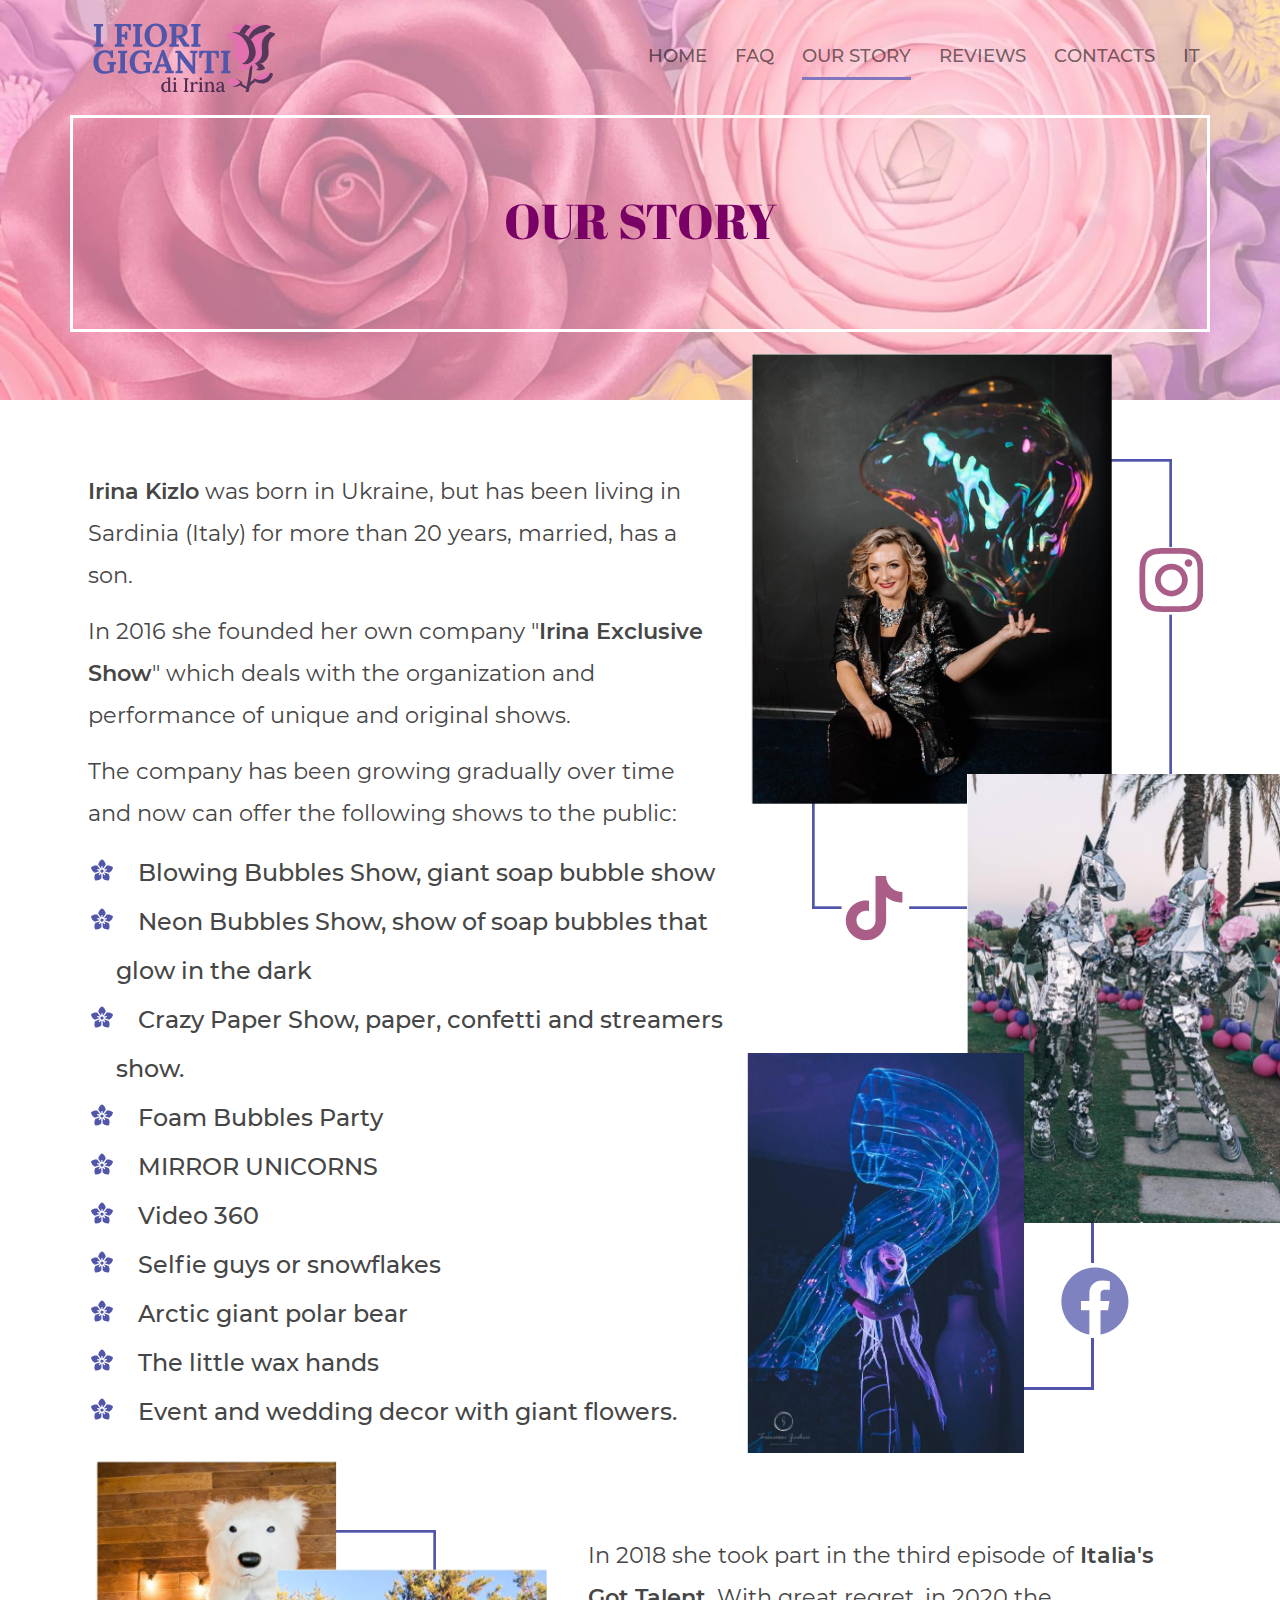
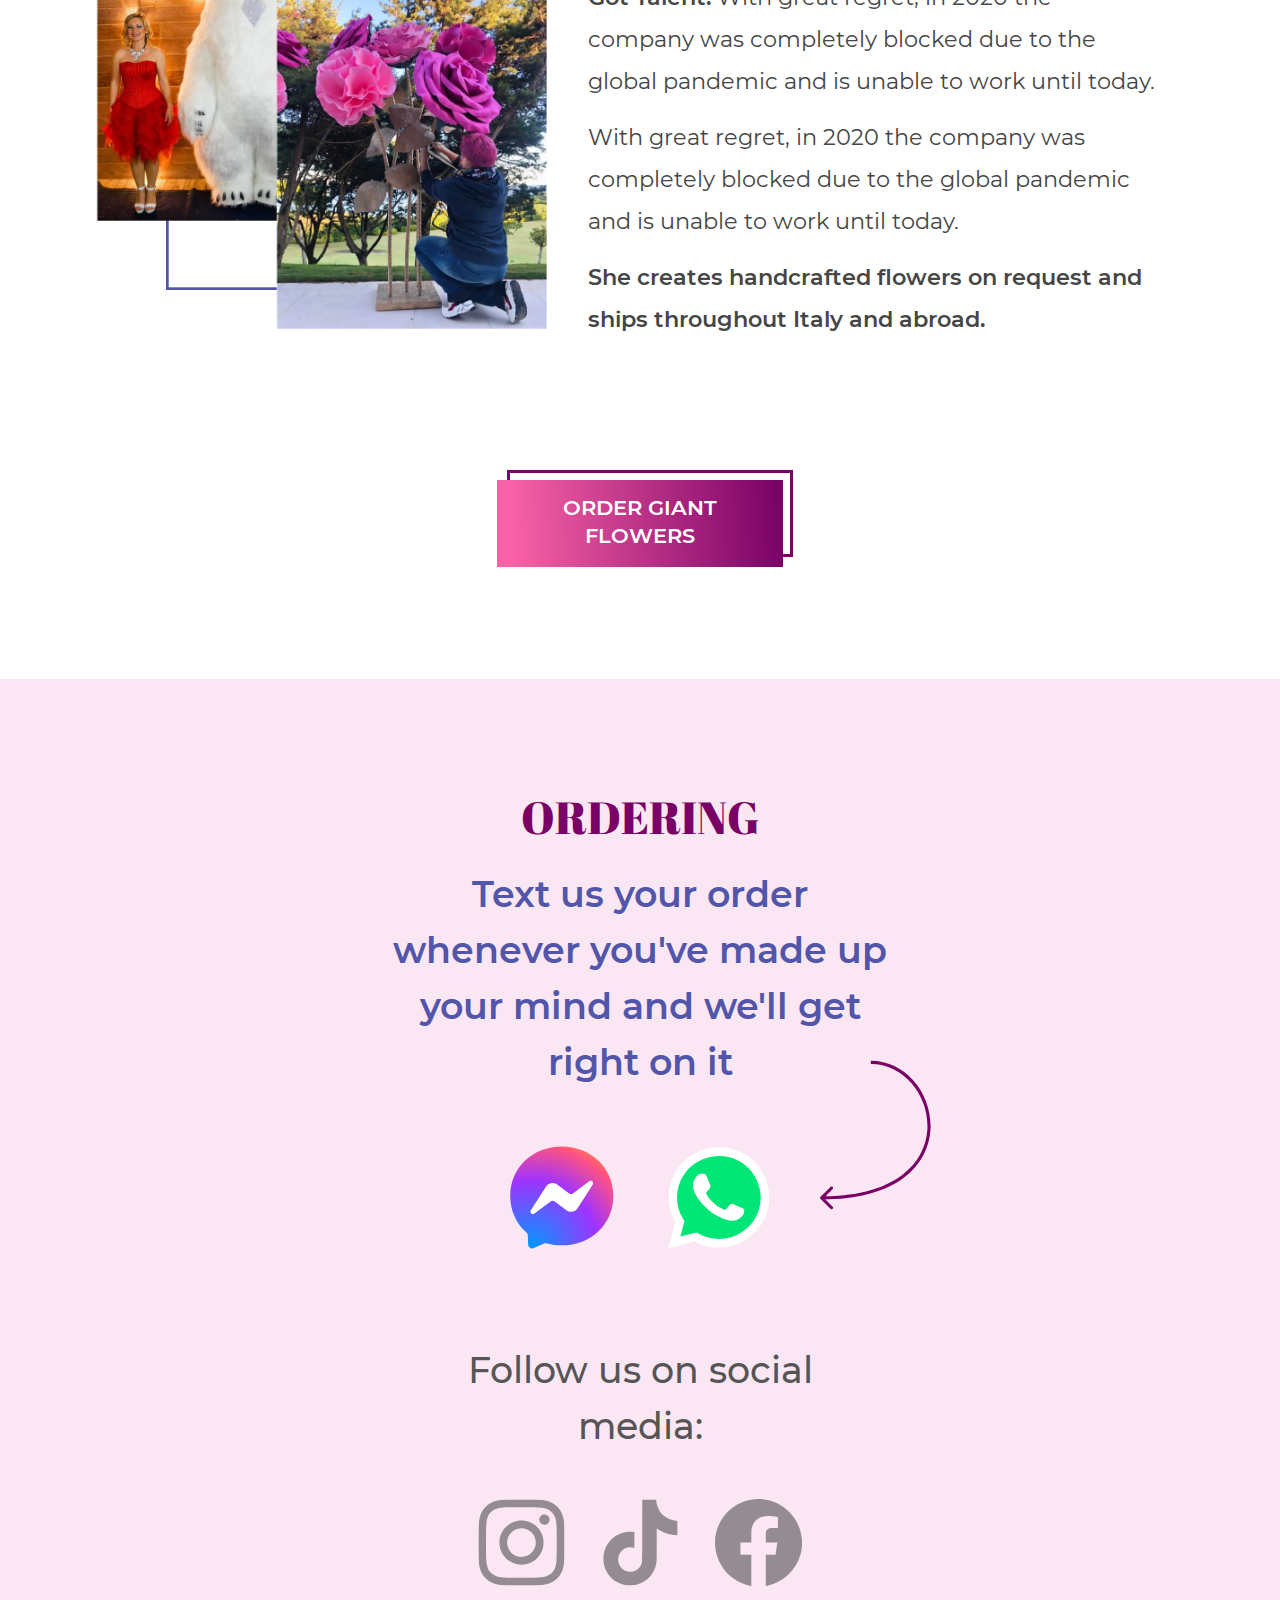
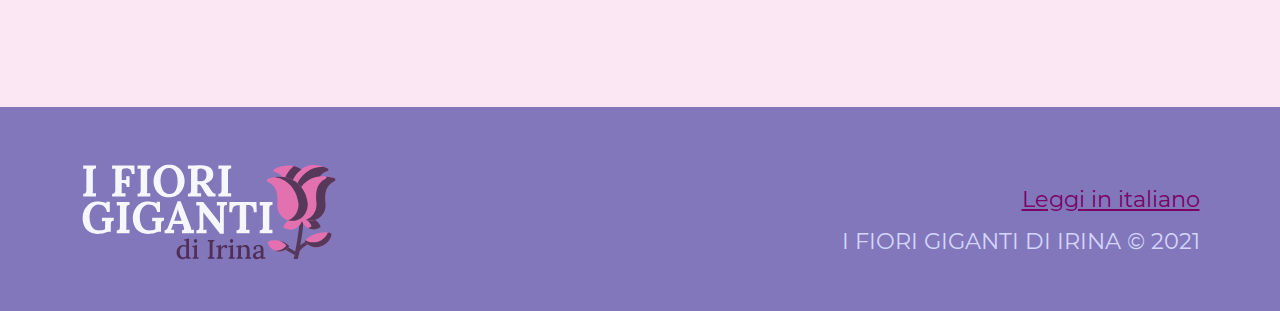
<file: en/our-story/index.html>
<!doctype html>
<html lang="it">
<head>
   <meta charset="utf-8">
  
   <meta http-equiv="Content-Type" content="text/html; charset=UTF-8">
   <meta name="Keywords"
      content="fiori giganti, Irina Exlusive Show, Bubbles, big flowers, giant flowers, decor for wedding, decorazioni per un matrimonio, fiori, rose">
   <meta name="Description"
      content="Our story from Irina Exlusive Show and to I FIORI GIGANTI DI IRINA. Event and wedding decor with giant flowers.">
   <meta http-equiv="content-language" content="it">
   <meta name="viewport" content="width=device-width, initial-scale=1">
   <meta http-equiv="X-UA-Compatible" content="IE=edge">

   <meta property="og:url" content="https://www.fiori-giganti.come/en/our-story/>
   <meta property="og:title" content="Our story | Giant handmade flowers | I FIORI GIGANTI DI IRINA">
   <meta property="og:description"
      content="Our story from Irina Exlusive Show and to I FIORI GIGANTI DI IRINA. Giant handmade flowers for your cozy home or unforgettable ceremony!">
   <meta property="og:image" content="http://fiori-giganti.com/img/header_photo.jpg">
   <meta property="og:type" content="website">
   <meta property="og:image:width" content="1200">
   <meta property="og:image:height" content="630">
   <meta property="og:locale" content="en">
   <meta property="og:locale:alternate" content="it">


   <link rel="canonical" href="https://www.fiori-giganti.com/en/">
   <link rel="alternate" hreflang="en" href="https://www.fiori-giganti.com/">

   <meta name="language" content="it">

   <link rel="apple-touch-icon" sizes="180x180" href="/apple-touch-icon.png">
   <link rel="icon" type="image/png" sizes="32x32" href="/favicon-32x32.png">
   <link rel="icon" type="image/png" sizes="16x16" href="/favicon-16x16.png">
   <link rel="manifest" href="/site.webmanifest">
<!-- Global site tag (gtag.js) - Google Analytics -->
<script async src="https://www.googletagmanager.com/gtag/js?id=G-N4NFDBRB22"></script>
<script>
   window.dataLayer = window.dataLayer || [];
   function gtag(){dataLayer.push(arguments);}
   gtag('js', new Date());

   gtag('config', 'G-N4NFDBRB22');
</script>
   <meta name="robots" content="index">   

   <link rel="preload" href="/css/plugins.css" as="style" onload="this.onload=null;this.rel='stylesheet'">
   <noscript>
      <link rel="stylesheet" href="/css/plugins.css"></noscript>
   <link rel="stylesheet" href="/css/style.css">

   <title>Our story - I FIORI GIGANTI DI IRINA - Giant handmade flowers </title>
</head>  
  <body class="biografia">
   
   <header class="header-wrapper biografia container-fluid flex-column "> 
      <div
         class="header__menu menu navbar navbar-expand-md navbar-light header container justify-content-between animate__animated  ">
         <a href="/en/" class="header__logo navbar-brand "><img  src="/img/logo.svg" alt=""></a>
         <div class="menu__controls d-flex">
            <a href="/biografia/" data-bs-toggle="tooltip" data-bs-placement="bottom" title="Leggi in italiano" class="d-none d-md-none lang-toggler-btn nav-link">
               <span>IT</span>
            </a>
            
            <button class="d-md-none menu__toggler-btn">
               <span></span>
            </button>
         </div>
         <nav class="menu__body navbar-collapse  d-md-flex">

            <ul class="navbar-nav animate__animated animate__fadeInDown">
               <li class="nav-item menu__link "><a href="/en/" class="nav-link header__menu-link">Home</a></li>
               <div class="menu__dropdown ">

                  <li id='menuCollapseBtn' class="nav-item menu__link nav-to"><a href="/en/#FAQ" class="nav-link header__menu-link">FAQ</a> <span></span></li>
                  <ul class="menu__dropdown-menu " id="menuCollapse">
                     <li class="nav-item menu__link nav-to" data-goto='Materials'><a href='/en/#Materials' class="menu__dropdown-item nav-link">Materials</a></li>
                     <li class="nav-item menu__link nav-to" data-goto='Sizes&Colors'><a href='/en/#Sizes&Colors' class="menu__dropdown-item nav-link">Sizes & Colors</a></li>
                     <li class="nav-item menu__link nav-to" data-goto='Prices'><a href='/en/#Prices' class="menu__dropdown-item nav-link">Prices</a></li>
                     <li class="nav-item menu__link nav-to" data-goto='ManufacturingTime'><a href='/en/#ManufacturingTime' class="menu__dropdown-item nav-link">Manufacturing Time</a></li>
                     <li class="nav-item menu__link nav-to" data-goto='Shipping&Rent'><a href='/en/#Shipping&Rent' class="menu__dropdown-item nav-link">Shipping & Rent</a></li>
                   </ul>
               </div>
               <li class="nav-item menu__link active"><a href="/en/our-story/" class="nav-link header__menu-link">Our story</a></li>
               
               <li class="nav-item menu__link nav-to d-md-none" data-goto='assortment' id="navToAssortment"><a href="/en/#assortment" class="nav-link header__menu-link">Assortment</a></li>
               
               <li class="nav-item menu__link nav-to" data-goto='reviews' id="navToReviews"><a href="/en/#reviews" class="nav-link header__menu-link">Reviews</a></li>
               <li class="nav-item menu__link nav-to"  data-goto='order' id="navToOrder"><a href="#order"
                     class="nav-link header__menu-link">Contacts</a></li>
               <li class="nav-item menu__link"><a href="/biografia/" class="nav-link header__menu-link">IT</a></li>
               <div class="order__socials social-links mx-auto d-md-none">
                  <div class="socials-links__text">
                     Follow us on social media:
                  </div>
                  <a href="https://www.instagram.com/irina_exclusive_show/" target="_blank" class="social-links__insta"
                     title="my Instagram"></a>
                  <a href="https://www.tiktok.com/@irinaexclusiveshow" target="_blank" class="social-links__tiktok"
                     title="my TikTok"></a>
                  <a href="https://www.facebook.com/ifiorigigantidiirina" target="_blank" class="social-links__fb"
                     title="my FaceBook page"></a>
      
               </div>
            </ul>
           

         </nav>
      </div>
      <div class="header-wrapper__content biografia container ">
         <h1 class="header-wrapper__title biografia animate__animated animate__fadeInDown">Our story</h1>
        
      </div>
      
   </header>
   <main class="main-content">
      <div class="biografia  container">
         <div class="biografia__part-1 animate__animated animate__fadeIn row mx-2">
            <div class="col-12 col-md-7 ">
               <p>
                  <strong>Irina Kizlo</strong> was born in Ukraine, but has been living in Sardinia (Italy) for more than 20 years, married, has a son.
               </p>
               <p>
                  In 2016 she founded her own company "<strong>Irina Exclusive Show</strong>" which deals with the organization and performance of unique and original shows. 
               </p>
              
               <p>The company has been growing gradually over time and now can offer the following shows to the public:
                  <ul>
                     <li>Blowing Bubbles Show, giant soap bubble show</li>
                     <li>Neon Bubbles Show, show of soap bubbles that glow in the dark</li>
                     <li>Crazy Paper Show, paper, confetti and streamers show.</li>
                     <li>Foam Bubbles Party</li>
                     <li>MIRROR UNICORNS</li>
                     <li>Video 360</li>
                     <li>Selfie guys or snowflakes</li>
                     <li>Arctic giant polar bear</li>
                     <li>The little wax hands</li>
                     <li>Event and wedding decor with giant flowers.</li>
                  </ul>
               </p>
            </div>
            
            <div class="biografia__links animate__animated animate__fadeIn col-12 col-md-5">
               <div class="back-lines__wrapper">
                  <div class="back-lines ">
                     <a href="https://www.instagram.com/irina_exclusive_show/" target="_blank" class="biografia__insta" title="my Instagram"></a>
                     <a href="https://www.tiktok.com/@irinaexclusiveshow" target="_blank" class="biografia__tiktok" title="my TikTok"></a>
                  </div>
                  <div class="back-lines-2">
                     <a href="https://www.facebook.com/ifiorigigantidiirina" target="_blank" class="biografia__fb" title="my Facebook Page"></a>
                  </div>
               </div>
            </div>
            
         </div>
         <div class="biografia__part-2 row mx-2 ">
            
            <div class="col-12 col-md-5">
               <div class="back-lines ">
                 
               </div>
            </div>
            <div class="col-12 col-md-7 my-md-5 px-lg-5">
               <p>In 2018 she took part in the third episode of <strong>Italia's Got Talent.</strong> With great regret, in 2020 the company was completely blocked due to the global pandemic and is unable to work until today.</p>
               <p>With great regret, in 2020 the company was completely blocked due to the global pandemic and is unable to work until today.</p>
               <p><strong>She creates handcrafted flowers on request and ships throughout Italy and abroad.</strong></p>
            </div>
         </div>
      <a href="#order"  class="mx-auto  ordine-btn biografia__btn">order giant flowers</a>

      </div>
     
    
      <div id='order' class="order-block">
         <h2 class="main__heading order__heading">Ordering</h2>
         <div class="order__subheading">Text us your order whenever you've made up your mind and we'll get right on it</div>
         <div class="order__links contact-links">
            <a href="https://m.me/ifiorigigantidiirina" target="_blank" class="contact-links__messanger"
               title="write me in Messanger to to order"></a>
            <a href="https://wa.me/393349517191" target="_blank" class="contact-links__whatsapp"
               title="write me in WhatsApp to order"></a>
         </div>
         <div class="order__socials social-links mx-auto">
            <div class="socials-links__text">
               Follow us on social media:
            </div>
            <a href="https://www.instagram.com/irina_exclusive_show/" target="_blank" class="social-links__insta"
               title="my Instagram"></a>
            <a href="https://www.tiktok.com/@irinaexclusiveshow" target="_blank" class="social-links__tiktok"
               title="my TikTok"></a>
            <a href="https://www.facebook.com/ifiorigigantidiirina" target="_blank" class="social-links__fb"
               title="my FaceBook page"></a>

         </div>
      </div>
      </div>
      </div>
   </main>
   <footer class="footer-wrapper">
      <div class="footer container ">
         <div class="row mx-0">
            <div class=" col-12 col-sm-3"><a href="/en/" class="footer__logo mx-auto mx-sm-0"></a></div>

            <div class="footer__copyright align-self-end col-12 col-sm-9 ">
               <p><a href="/biografia/">Leggi in italiano</a></p>
               <p>I FIORI GIGANTI DI IRINA © 2021</p>
            </div>
         </div>
      </div>
   </footer>
   <script src="/js/glightbox.min.js" defer></script>
   <script src="/js/swiper-bundle.min.js" defer></script>
   <script src="/js/script.js" defer></script>
  </body>
</html>
</file>
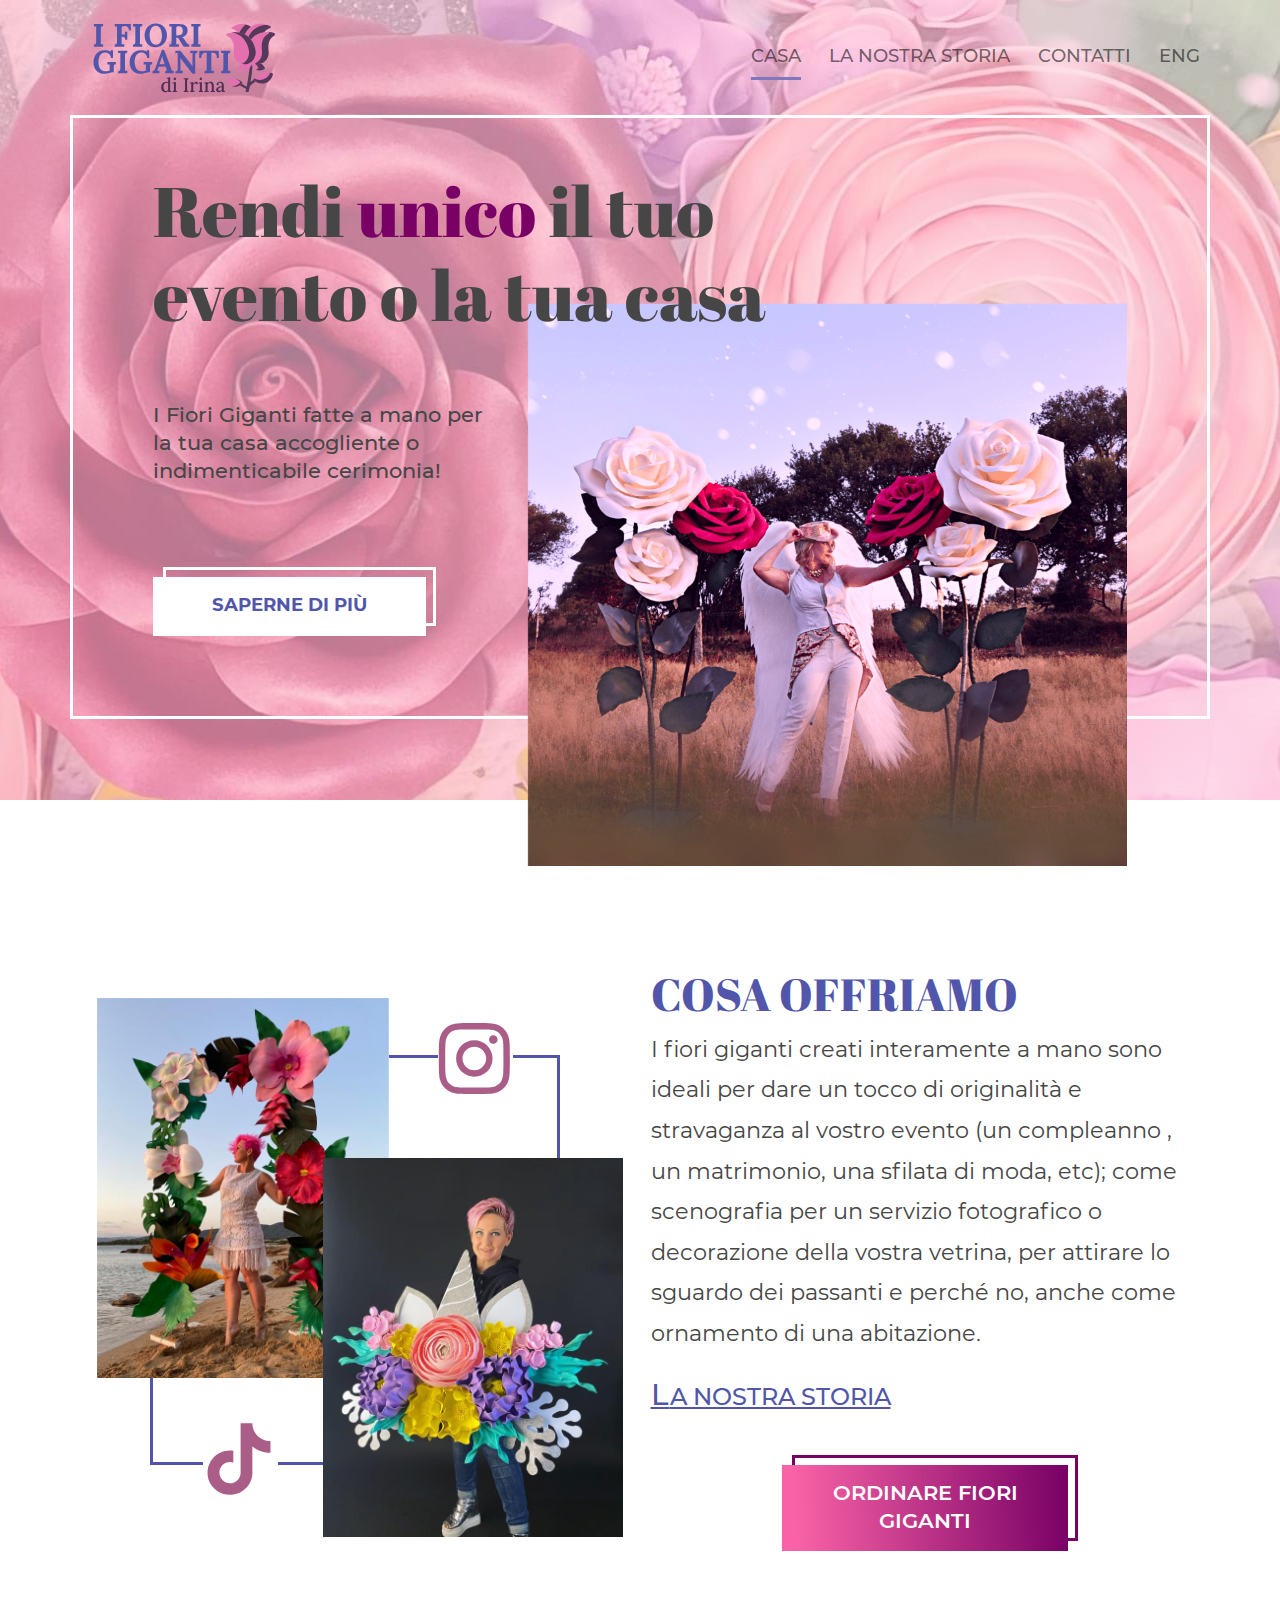
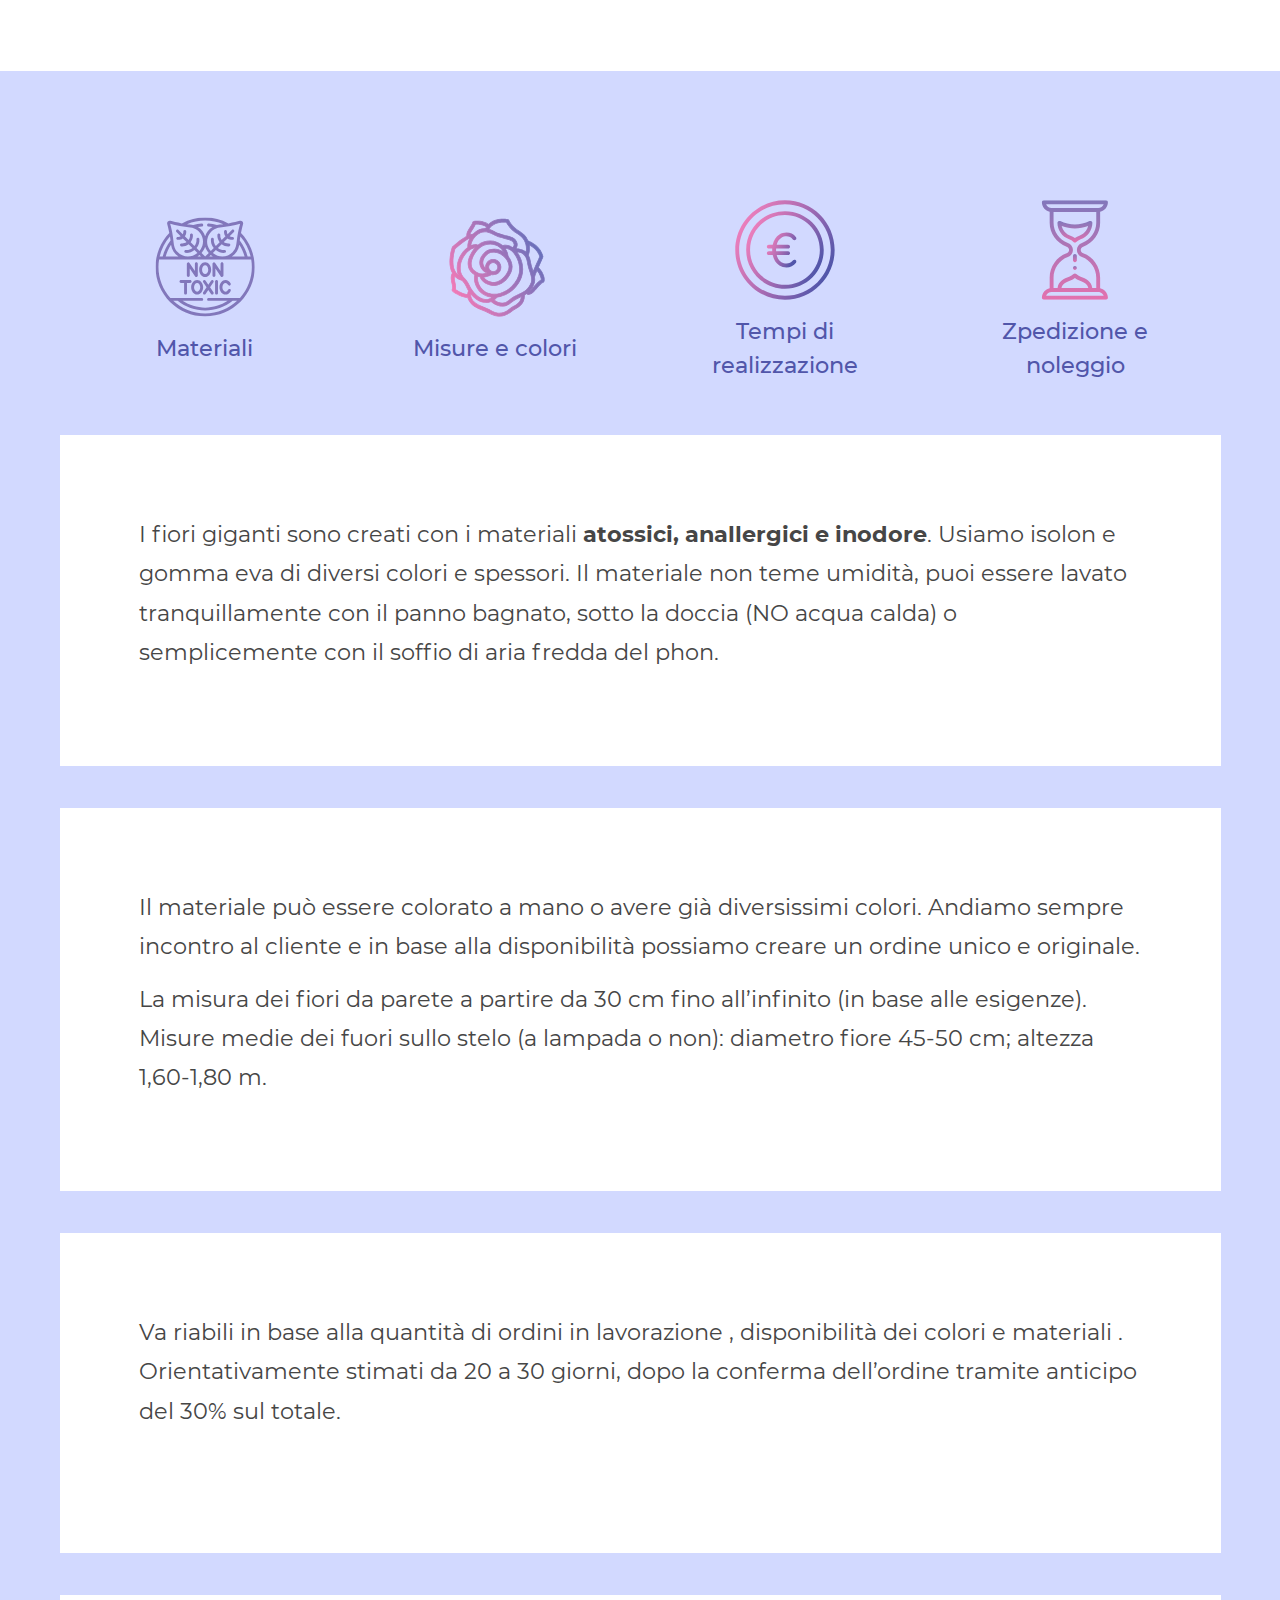
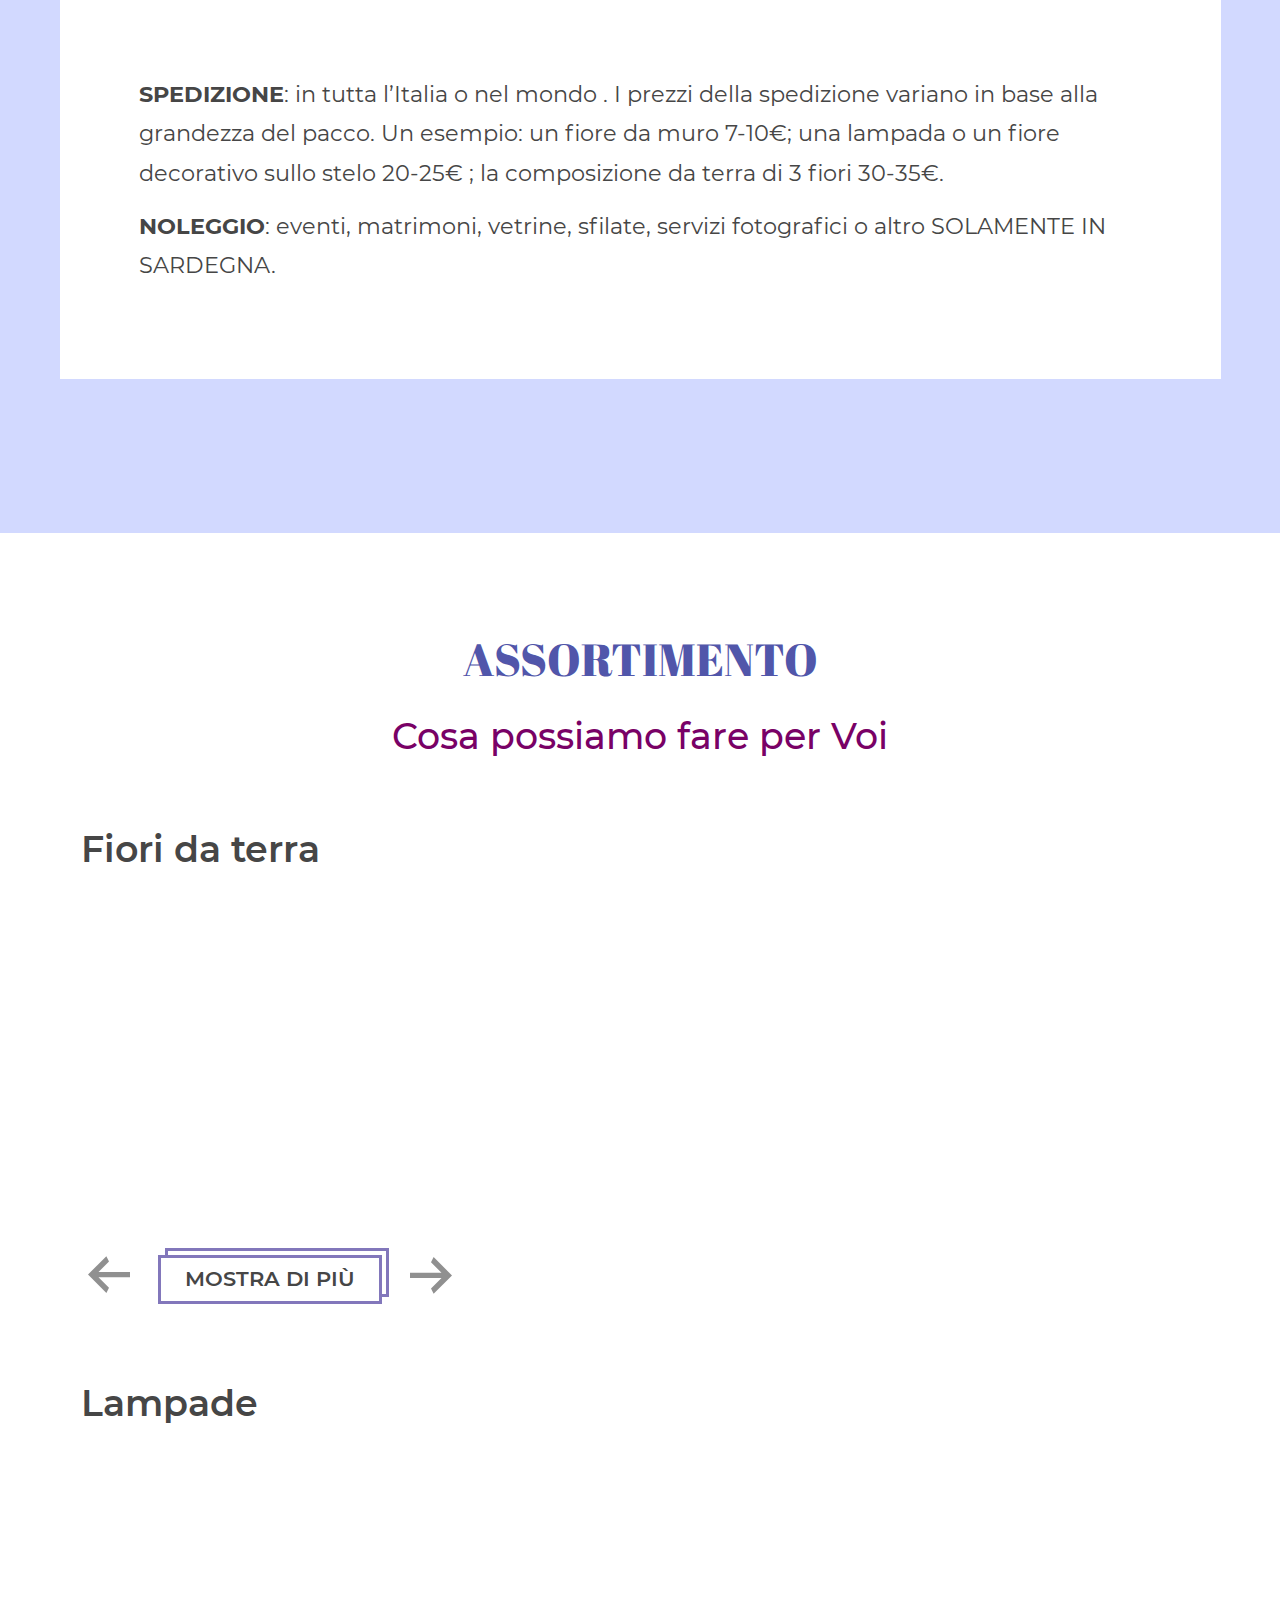
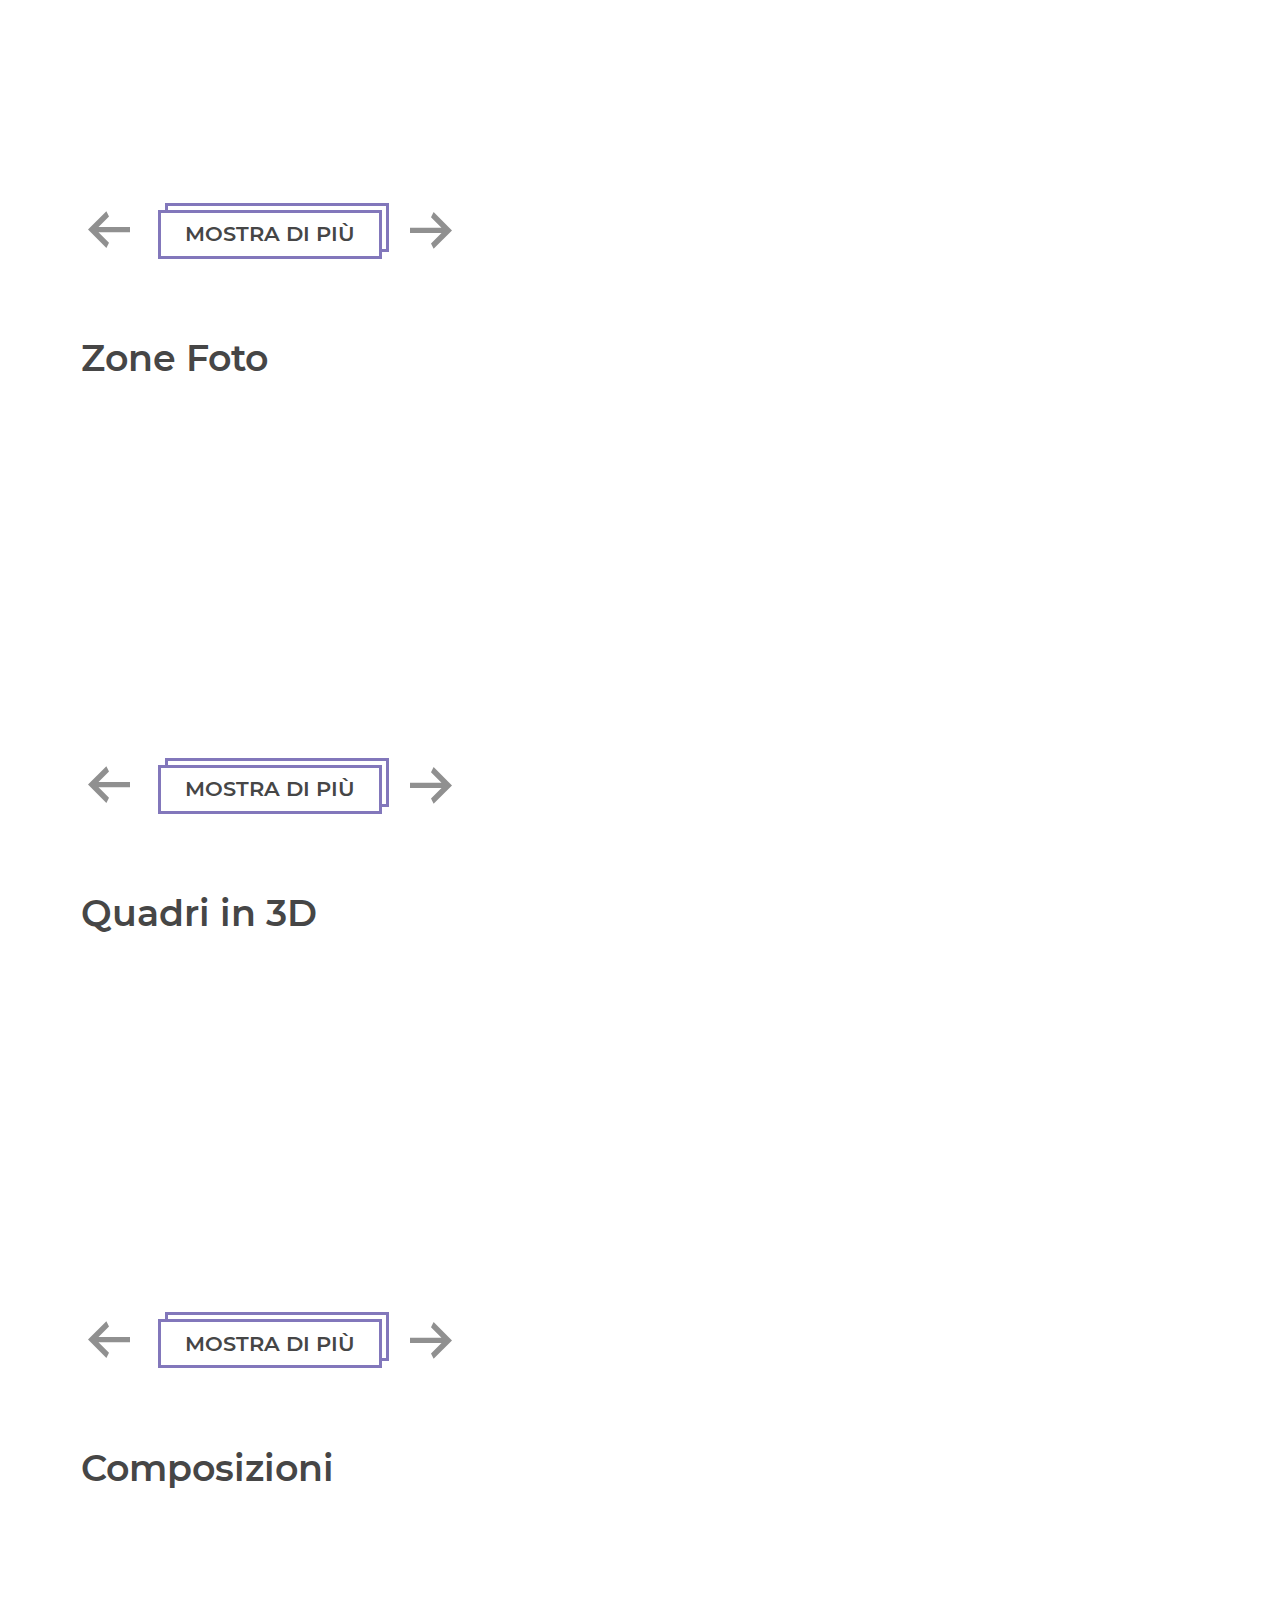
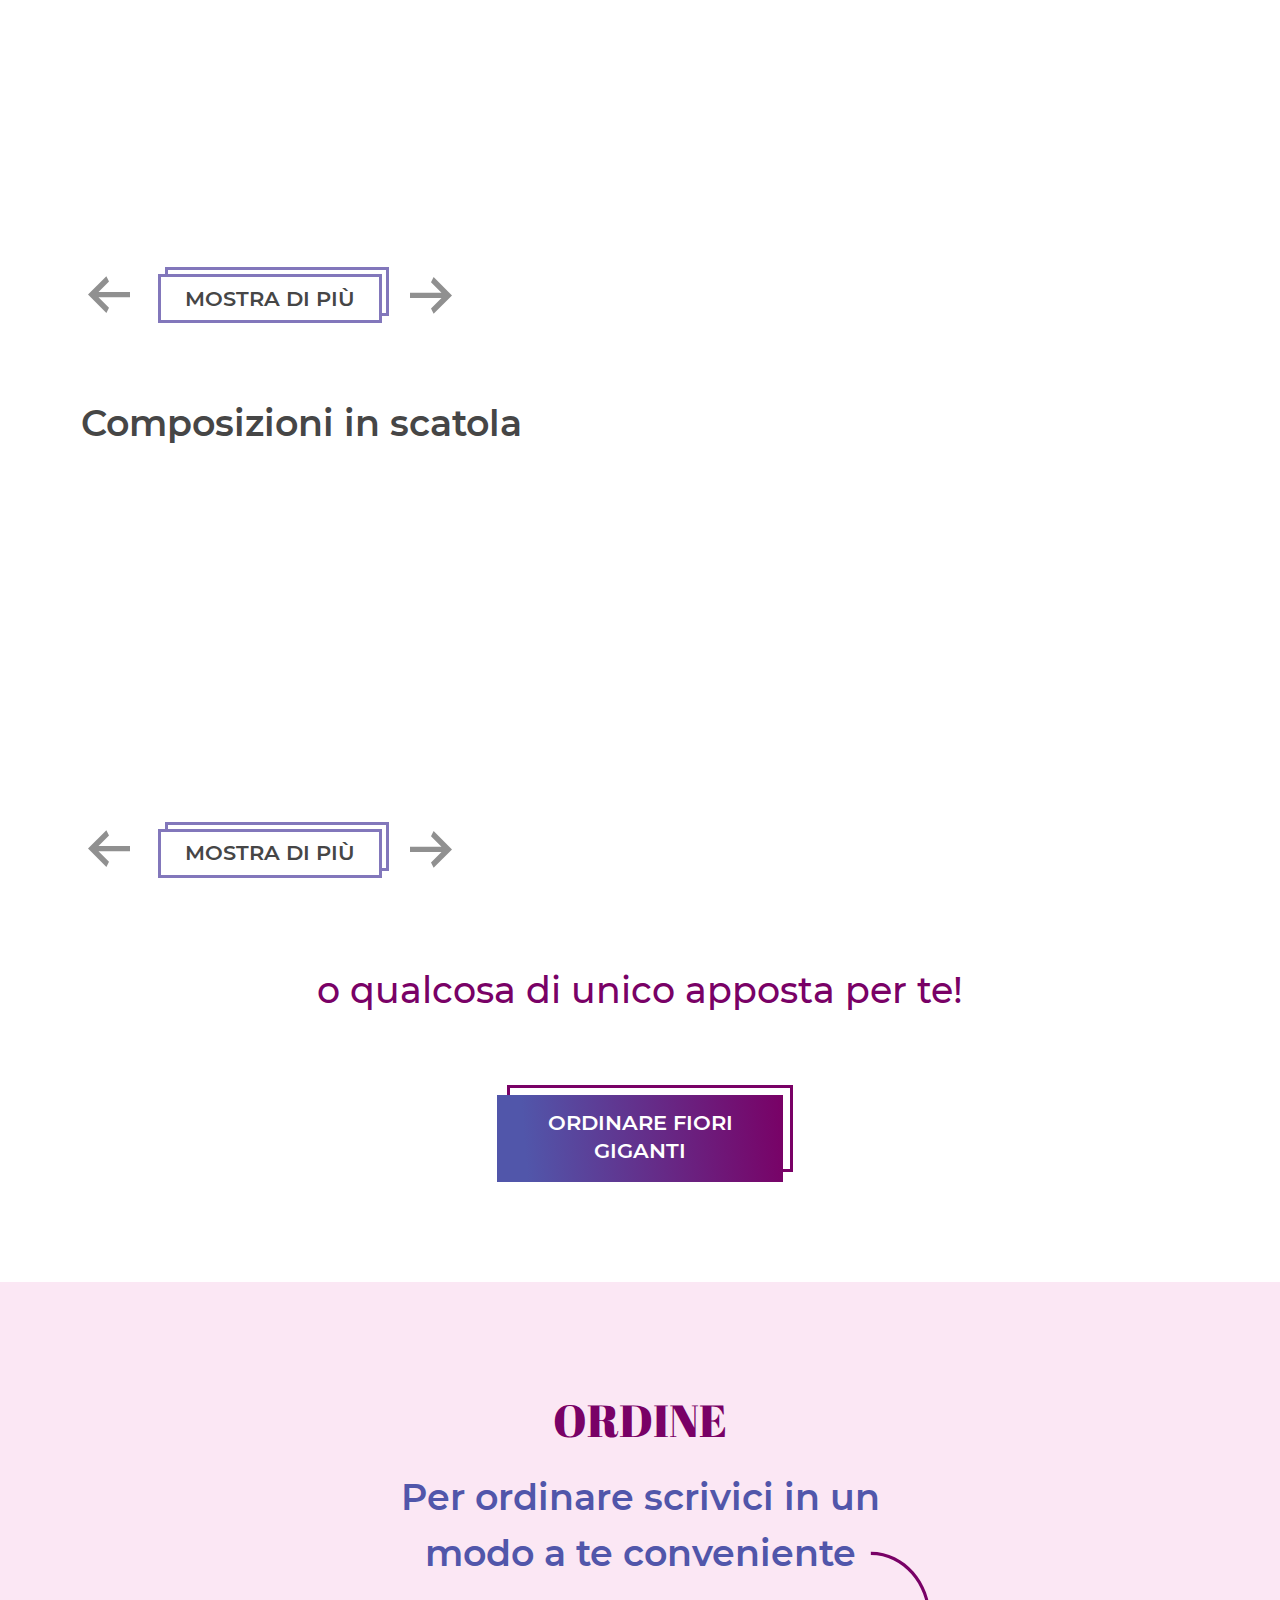
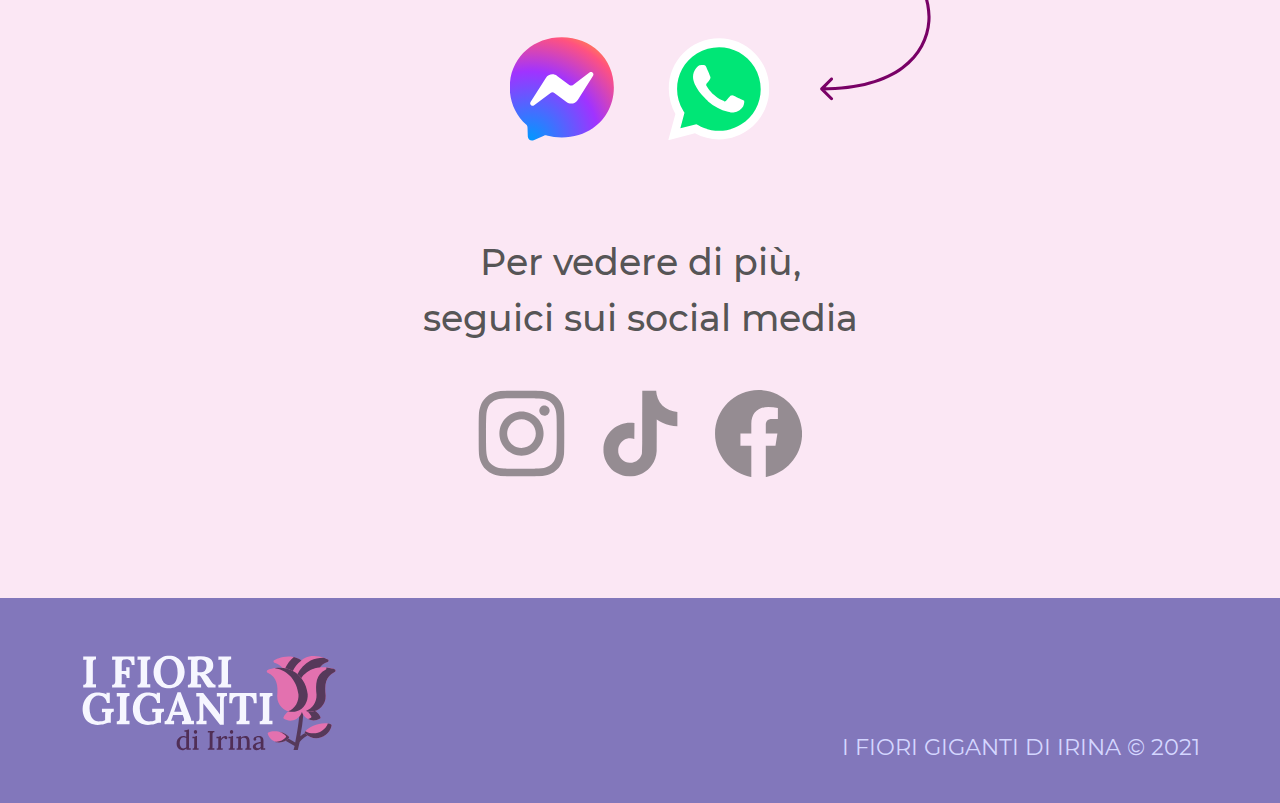
<file: en/biografia/index copy.html>
<!doctype html>
<html lang="it">
  <head>
    <!-- Required meta tags -->
    <meta charset="utf-8">
    <meta name="viewport" content="width=device-width, initial-scale=1">

    <link rel="preload" href="/css/plugins.css" as="style" onload="this.onload=null;this.rel='stylesheet'">
    <noscript>      
   <link rel="stylesheet" href="/css/plugins.css"></noscript>   
    <!-- <link rel="preload" href="css"> -->
    <link rel="stylesheet" href="/css/style.css">
    
    <title>I FIORI GIGANTI DI IRINA</title>
  </head>
  <body >
   
   <header class="header-wrapper container-fluid flex-column"> 
      <div class="header__menu menu navbar navbar-expand-md navbar-light header container justify-content-between animate__animated  ">
         <a href="/"  class="header__logo navbar-brand "><img loading='lazy' src="/img/logo.svg" alt=""></a>
         <button class="d-md-none menu__toggler-btn" >
            <span></span>
          </button>
         <nav class="menu__body navbar-collapse  d-md-flex" >
          <ul class="navbar-nav animate__animated animate__fadeInDown">
              <li class="nav-item menu__link active"><a href="/" class="nav-link header__menu-link">Casa</a></li>
              <li class="nav-item menu__link"><a href="/biografia/" class="nav-link header__menu-link">La nostra storia</a></li>
              <li class="nav-item menu__link" id="navToOrder"><a href="#order" class="nav-link header__menu-link">Contatti</a></li>
              <li class="nav-item menu__link"><a href="/eng" class="nav-link header__menu-link">ENG</a></li>
          </ul>
          <div class="menu__social-links   social-links  d-md-none d-flex justify-content-center mx-3">
            
            <a href="https://www.instagram.com/irina_exclusive_show/" target="_blank" class="social-links__insta" title="my Instagram"></a>
            <a href="https://www.tiktok.com/@irinaexclusiveshow" target="_blank" class="social-links__tiktok" title="my TikTok"></a>
            <a href="https://www.facebook.com/ifiorigigantidiirina" target="_blank" class="social-links__fb" title="my FaceBook page"></a>

          </div>
           
         </nav>
      </div>
      <div class="header-wrapper__content container d-flex flex-column justify-content-md-between justify-content-start">
         <h1 class="header-wrapper__title animate__animated animate__fadeIn">Rendi <span>unico</span> il tuo evento o la tua casa</h1>
         <p class="header-wrapper__desc">I Fiori Giganti fatte a mano per la tua casa accogliente o indimenticabile cerimonia!</p>
         <a href='#about' class=" header-wrapper__go-btn go-btn animate__animated animate__fadeIn">saperne di più</a>
         <div class="header-wrapper__promo-photo position-absolute top-25 start-45 animate__animated animate__fadeIn">
            <img  src="/img/header_photo.png" width="100%" height="100%" alt="Irina with giant roses">
         </div>
      </div>
      
   </header>
   <main class="main-content">
      <div class="container">
         <div id='about' class="description-block row d-flex align-items-md-center justify-content-start">
            <div class=" description-block__links order-2 order-lg-1 col-12 col-xl-6 col-md-4 animate__animated animate__fadeIn">
              <div class="back-lines mx-auto">
               <a href="https://www.instagram.com/irina_exclusive_show/" target="_blank" class="description-block__insta" title="my Instagram"></a>
               <a href="https://www.tiktok.com/@irinaexclusiveshow" target="_blank" class="description-block__tiktok" title="my TikTok"></a>
              </div>
            </div>
            <div class="description-block__text order-1 align-items-center order-lg-2 col-12 col-xl-6 col-md-8 ">
               <h2 class=" description-block__heading main__heading">Cosa offriamo</h2>
               <p>I fiori giganti creati interamente a mano sono ideali per dare un tocco di originalità e stravaganza al vostro evento (un compleanno , un matrimonio, una sfilata di moda, etc); come scenografia per un servizio fotografico o decorazione della vostra vetrina, per attirare lo sguardo dei passanti e perché no, anche come ornamento di una abitazione.
               </p>
               <a href="/biografia" class=" description-block__link">La nostra storia</a>
               <a href="#order"  class="mx-auto d-none d-md-block ordine-btn description-block__btn">ordinare fiori giganti</a>
            </div>
            <a href="#order"  class="mx-auto d-md-none order-3 col-12 ordine-btn description-block__btn">ordinare fiori giganti</a>
   
         </div>
      </div>
     <div class=" faq-block-wrapper">
        <div class="faq-block container">
           
           <div class="faq-block__tabs-wrapper">
              <ul class="faq-block__tabs row align-self-center align-items-center px-0" id="FAQ" >
                 <li class="faq-block__item active col-sm-3 col-3" >
                    <h3>Materiali</h3>
                 </li>
                 <li class="faq-block__item col-sm-3 col-2">
                    <h3>Misure e colori</h3>
                 </li>
                 <li class="faq-block__item col-sm-3 col-4">
                    <h3>Tempi di realizzazione</h3>
                 </li>
                 <li class="faq-block__item col-sm-3 col-4">
                    <h3>Zpedizione e noleggio</h3>
                 </li>
               </ul>
           </div>
           <div class="faq-block__tabs-content  row">
              <div class="faq-block__content-item  active">
                 <p>
                  I fiori giganti sono creati con i materiali <strong>atossici, anallergici e inodore</strong>. Usiamo isolon e gomma eva di diversi colori e spessori. Il materiale non teme umidità, puoi essere lavato tranquillamente con il panno bagnato, sotto la doccia (NO acqua calda) o semplicemente con il soffio di aria fredda del phon. 
                  </p>
               </div>
              <div class="faq-block__content-item ">
                 <p>
                    Il materiale può essere colorato a mano o avere già diversissimi colori. Andiamo sempre incontro al cliente e in base alla disponibilità possiamo creare un ordine unico e originale.
                  </p>
                 <p>
                    La misura dei fiori da parete a partire da 30 cm fino all’infinito (in base alle esigenze). Misure medie dei fuori sullo stelo (a lampada o non): diametro fiore 45-50 cm; altezza 1,60-1,80 m.</p>
              </div>
              <div class="faq-block__content-item " ><p>Va riabili in base alla quantità di ordini in lavorazione , disponibilità dei colori e materiali .
               Orientativamente stimati da 20 a 30 giorni, dopo la conferma dell’ordine tramite anticipo del 30% sul totale.</p></div>
              <div class="faq-block__content-item ">
                 <p><strong>SPEDIZIONE</strong>: in tutta l’Italia o nel mondo . I prezzi della spedizione variano in base alla grandezza del pacco. Un esempio: un fiore da muro 7-10€; una lampada o un fiore decorativo sullo stelo 20-25€ ; la composizione da terra di 3 fiori 30-35€. 
               </p>
            <p>
               <strong>NOLEGGIO</strong>: eventi, matrimoni, vetrine, sfilate, servizi fotografici o altro SOLAMENTE IN SARDEGNA.
            </p></div>
              
           </div>
   
        </div>
     </div>
     <div class="assortment">
      <h2 class="assortment__heading main__heading container">ASSORTIMENTO</h2>
      <p class="assortment__subheading container">Cosa possiamo fare per Voi</p>
      <!-- Fiori da terra -->
      <div class="assortment__category ">
         <h3 class="category__name container">Fiori da terra</h3>
         <div class="category__desc container"><p>Fiori da terra sullo stelo decorativi (non a lampada) a partire <strong>da 65€</strong></p>
            <p >Composizioni di 3 fiori da terra sugli steli a partire <strong>da 180€</strong> compreso la base e le foglie.</p></div>
         
            <!-- Slider main container -->
         <div class="category__gallery swiper_1 swiper-container container">
            <!-- Additional required wrapper -->
            <div class="swiper-wrapper">
                <!-- Slides -->
               <div class="swiper-slide">
                  <a href="img/Fiori_da_terra/IMG_1027__Fiori_da_terra.jpg" class="glightbox">
                     <img loading='lazy' src="img/Fiori_da_terra/thumbs/IMG_1027__Fiori_da_terra.jpg" alt="Fiori da terra" class="category__photo">
                 </a>
               </div>
               <div class="swiper-slide">
                  <a href="img/Fiori_da_terra/IMG_1035 1__Fiori_da_terra.jpg" class="glightbox">
                     <img loading='lazy' src="img/Fiori_da_terra/thumbs/IMG_1035 1__Fiori_da_terra.jpg" alt="Fiori da terra" class="category__photo">
                 </a>
               </div>
               <div class="swiper-slide">
                  <a href="img/Fiori_da_terra/IMG_1044 1__Fiori_da_terra.jpg" class="glightbox">
                    <img loading='lazy' src="img/Fiori_da_terra/thumbs/IMG_1044 1__Fiori_da_terra.jpg" alt="Fiori da terra" class="category__photo">
                 </a>
               </div>
               <div class="swiper-slide">
                  <a href="img/Fiori_da_terra/IMG_1077__Fiori_da_terra.jpg" class="glightbox">
                     <img loading='lazy' src="img/Fiori_da_terra/thumbs/IMG_1077__Fiori_da_terra.jpg" alt="Fiori da terra" class="category__photo">
                  </a>
               </div>
               <div class="swiper-slide">
                  <a href="img/Fiori_da_terra/IMG_1102__Fiori_da_terra.jpg" class="glightbox">
                     <img loading='lazy' src="img/Fiori_da_terra/thumbs/IMG_1102__Fiori_da_terra.jpg" alt="Fiori da terra" class="category__photo">
                  </a>
               </div>
               <div class="swiper-slide">
                  <a href="img/Fiori_da_terra/IMG_1117 1__Fiori_da_terra.jpg" class="glightbox">
                     <img loading='lazy' src="img/Fiori_da_terra/thumbs/IMG_1117 1__Fiori_da_terra.jpg" alt="Fiori da terra" class="category__photo">
                  </a>
               </div>
               <div class="swiper-slide">
                  <a href="img/Fiori_da_terra/IMG_1214 1__Fiori_da_terra.jpg" class="glightbox">
                     <img loading='lazy' src="img/Fiori_da_terra/thumbs/IMG_1214 1__Fiori_da_terra.jpg" alt="Fiori da terra" class="category__photo">
                  </a>
               </div>
               <div class="swiper-slide">
                  <a href="img/Fiori_da_terra/IMG_1216__Fiori_da_terra.jpg" class="glightbox">
                     <img loading='lazy' src="img/Fiori_da_terra/thumbs/IMG_1216__Fiori_da_terra.jpg" alt="Fiori da terra" class="category__photo">
                  </a>
               </div>
               <div class="swiper-slide">
                  <a href="img/Fiori_da_terra/IMG_1245 1__Fiori_da_terra.jpg" class="glightbox">
                     <img loading='lazy' src="img/Fiori_da_terra/thumbs/IMG_1245 1__Fiori_da_terra.jpg" alt="Fiori da terra" class="category__photo">
                  </a>
               </div>
               <div class="swiper-slide">
                  <a href="img/Fiori_da_terra/IMG_1271 1__Fiori_da_terra.jpg" class="glightbox">
                     <img loading='lazy' src="img/Fiori_da_terra/thumbs/IMG_1271 1__Fiori_da_terra.jpg" alt="Fiori da terra" class="category__photo">
                  </a>
               </div>
            </div>
           
         </div>
          <!-- Controls -->
          <div class="category__controls  controls-1 container">
            <div id="button-prev__swiper_1"><button class="controls__left"></button></div>
            <button class="go-btn category__btn">Mostra di più</button>
            <div id="button-next__swiper_1"><button class="controls__right"></button></div>
         </div>
      </div>
      <!-- /Fiori da terra -->
      <!-- Lampade -->
      <div class="assortment__category ">
         <h3 class="category__name container">Lampade</h3>
         <div class="category__desc container"><p>Fiori da terra a lampada a partire  <strong>da 100€</strong>.</p>
         <p >Fiore a lampada da tavolo a partire  <strong>da 50€ </strong>.</p></div>

         <!-- Slider main container -->
         <div class="category__gallery swiper_2 swiper-container container">
            <!-- Additional required wrapper -->
            <div class="swiper-wrapper">
                <!-- Slides -->
               <div class="swiper-slide">
                  <a href="img/Lampade/IMG_0918__Lampade.jpg" class="glightbox">
                     <img loading='lazy' src="img/Lampade/thumbs/IMG_0918__Lampade.jpg" alt="Fiori da terra" class="category__photo">
                 </a>
               </div>
               <div class="swiper-slide">
                  <a href="img/Lampade/IMG_1076 1__Lampade.jpg" class="glightbox">
                     <img loading='lazy' src="img/Lampade/thumbs/IMG_1076 1__Lampade.jpg" alt="Fiori da terra" class="category__photo">
                 </a>
               </div>
               <div class="swiper-slide">
                  <a href="img/Lampade/IMG_1080__Lampade.jpg" class="glightbox">
                    <img loading='lazy' src="img/Lampade/thumbs/IMG_1080__Lampade.jpg" alt="Fiori da terra" class="category__photo">
                 </a>
               </div>
               <div class="swiper-slide">
                  <a href="img/Lampade/IMG_1138__Lampade.jpg" class="glightbox">
                     <img loading='lazy' src="img/Lampade/thumbs/IMG_1138__Lampade.jpg" alt="Fiori da terra" class="category__photo">
                  </a>
               </div>
               <div class="swiper-slide">
                  <a href="img/Lampade/IMG_1158 1__Lampade.jpg" class="glightbox">
                     <img loading='lazy' src="img/Lampade/thumbs/IMG_1158 1__Lampade.jpg" alt="Fiori da terra" class="category__photo">
                  </a>
               </div>
               <div class="swiper-slide">
                  <a href="img/Lampade/IMG_1242 1__Lampade.jpg" class="glightbox">
                     <img loading='lazy' src="img/Lampade/thumbs/IMG_1242 1__Lampade.jpg" alt="Fiori da terra" class="category__photo">
                  </a>
               </div>
               <div class="swiper-slide">
                  <a href="img/Lampade/IMG_8427__Lampade.jpg" class="glightbox">
                     <img loading='lazy' src="img/Lampade/thumbs/IMG_8427__Lampade.jpg" alt="Fiori da terra" class="category__photo">
                  </a>
               </div>
               <div class="swiper-slide">
                  <a href="img/Lampade/IMG_8432__Lampade.jpg" class="glightbox">
                     <img loading='lazy' src="img/Lampade/thumbs/IMG_8432__Lampade.jpg" alt="Fiori da terra" class="category__photo">
                  </a>
               </div>
              
            </div>
            <!-- If we need pagination -->
            <div class="swiper-pagination"></div>
            
            
         </div>
          <!-- Controls -->
          <div class="category__controls controls-2 container">
            <div id="button-prev__swiper_2"><button class="controls__left"></button></div>
            <button class="go-btn category__btn">Mostra di più</button>
            <div id="button-next__swiper_2"><button class="controls__right"></button></div>
         </div>
         
      </div>
      <!-- /Lampade -->
      <!--  Zone Foto -->
      <div class="assortment__category ">
         <h3 class="category__name container">Zone Foto</h3>
         <div class="category__desc container"><p>Fiori da terra a lampada a partire  <strong>da 100€</strong>.</p>
         <p >Fiore a lampada da tavolo a partire  <strong>da 50€ </strong>.</p></div>

         <!-- Slider main container -->
         <div class="category__gallery swiper_3 swiper-container container">
            <!-- Additional required wrapper -->
            <div class="swiper-wrapper">
                <!-- Slides -->
               <div class="swiper-slide">
                  <a href="img/Zone_Foto/IMG_0400__Zone_Foto.jpg" class="glightbox">
                     <img loading='lazy' src="img/Zone_Foto/thumbs/IMG_0400__Zone_Foto.jpg" alt="Zone Foto" class="category__photo">
                 </a>
               </div>
               <div class="swiper-slide">
                  <a href="img/Zone_Foto/IMG_1023 1__Zone_Foto.jpg" class="glightbox">
                     <img loading='lazy' src="img/Zone_Foto/thumbs/IMG_1023 1__Zone_Foto.jpg" alt="Zone Foto" class="category__photo">
                 </a>
               </div>
               <div class="swiper-slide">
                  <a href="img/Zone_Foto/IMG_1076 1__Zone_Foto.jpg" class="glightbox">
                    <img loading='lazy' src="img/Zone_Foto/thumbs/IMG_1076 1__Zone_Foto.jpg" alt="Zone Foto" class="category__photo">
                 </a>
               </div>
               <div class="swiper-slide">
                  <a href="img/Zone_Foto/IMG_1085__Zone_Foto.jpg" class="glightbox">
                     <img loading='lazy' src="img/Zone_Foto/thumbs/IMG_1085__Zone_Foto.jpg" alt="Zone Foto" class="category__photo">
                  </a>
               </div>
               <div class="swiper-slide">
                  <a href="img/Zone_Foto/IMG_1149__Zone_Foto-1.jpg" class="glightbox">
                     <img loading='lazy' src="img/Zone_Foto/thumbs/IMG_1149__Zone_Foto-1.jpg" alt="Zone Foto" class="category__photo">
                  </a>
               </div>
               <div class="swiper-slide">
                  <a href="img/Zone_Foto/IMG_1149__Zone_Foto.jpg" class="glightbox">
                     <img loading='lazy' src="img/Zone_Foto/thumbs/IMG_1149__Zone_Foto.jpg" alt="Zone Foto" class="category__photo">
                  </a>
               </div>
               <div class="swiper-slide">
                  <a href="img/Zone_Foto/IMG_1158 1__Zone_Foto.jpg" class="glightbox">
                     <img loading='lazy' src="img/Zone_Foto/thumbs/IMG_1158 1__Zone_Foto.jpg" alt="Zone Foto" class="category__photo">
                  </a>
               </div>
               <div class="swiper-slide">
                  <a href="img/Zone_Foto/IMG_1187__Zone_Foto.jpg" class="glightbox">
                     <img loading='lazy' src="img/Zone_Foto/thumbs/IMG_1187__Zone_Foto.jpg" alt="Zone Foto" class="category__photo">
                  </a>
               </div>
               <div class="swiper-slide">
                  <a href="img/Zone_Foto/IMG_1242 1__Zone_Foto.jpg" class="glightbox">
                     <img loading='lazy' src="img/Zone_Foto/thumbs/IMG_1242 1__Zone_Foto.jpg" alt="Zone Foto" class="category__photo">
                  </a>
               </div>
               <div class="swiper-slide">
                  <a href="img/Zone_Foto/IMG_4300__Zone_Foto.jpg" class="glightbox">
                     <img loading='lazy' src="img/Zone_Foto/thumbs/IMG_4300__Zone_Foto.jpg"Zone Foto" class="category__photo">
                  </a>
               </div>
               <div class="swiper-slide">
                  <a href="img/Zone_Foto/IMG_6244__Zone_Foto.jpg" class="glightbox">
                     <img loading='lazy' src="img/Zone_Foto/thumbs/IMG_6244__Zone_Foto.jpg" alt="Zone Foto" class="category__photo">
                  </a>
               </div>
               <div class="swiper-slide">
                  <a href="img/Zone_Foto/IMG_7685__Zone_Foto.jpg" class="glightbox">
                     <img loading='lazy' src="img/Zone_Foto/thumbs/IMG_7685__Zone_Foto.jpg" alt="Zone Foto" class="category__photo">
                  </a>
               </div>
               <div class="swiper-slide">
                  <a href="img/Zone_Foto/IMG_7910 1__Zone_Foto.jpg" class="glightbox">
                     <img loading='lazy' src="img/Zone_Foto/thumbs/IMG_7910 1__Zone_Foto.jpg" alt="Zone Foto" class="category__photo">
                  </a>
               </div>
               <div class="swiper-slide">
                  <a href="img/Zone_Foto/IMG_8432__Zone_Foto.jpg" class="glightbox">
                     <img loading='lazy' src="img/Zone_Foto/thumbs/IMG_8432__Zone_Foto.jpg" alt="Zone Foto" class="category__photo">
                  </a>
               </div>
              
            </div>
            <div class="swiper-pagination"></div>
            
         </div>
          <!-- Controls -->
          <div class="category__controls controls-3 container">
            <div id="button-prev__swiper_3"><button class="controls__left"></button></div>
            <button class="go-btn category__btn">Mostra di più</button>
            <div id="button-next__swiper_3"><button class="controls__right"></button></div>
         </div>
      </div>
      <!-- / Zone Foto -->
      <!--  Quadri in 3D -->
      <div class="assortment__category">
         <h3 class="category__name container">Quadri in 3D</h3>
         <div class="category__desc container"><p>Fiore nel quadro da parete a partire <strong>da 50€</strong>.</p>
         </div>

         <!-- Slider main container -->
         <div class="category__gallery swiper_4 swiper-container container">
            <!-- Additional required wrapper -->
            <div class="swiper-wrapper">
                <!-- Slides -->
               <div class="swiper-slide">
                  <a href="img/Quadri_in_3D/IMG_0400__Quadri_in_3D.jpg" class="glightbox">
                     <img loading='lazy' src="img/Quadri_in_3D/thumbs/IMG_0400__Quadri_in_3D.jpg" alt="Quadri in 3D" class="category__photo">
                 </a>
               </div>
               <div class="swiper-slide">
                  <a href="img/Quadri_in_3D/IMG_1085__Quadri_in_3D.jpg" class="glightbox">
                     <img loading='lazy' src="img/Quadri_in_3D/thumbs/IMG_1085__Quadri_in_3D.jpg" alt="Quadri in 3D" class="category__photo">
                 </a>
               </div>
               <div class="swiper-slide">
                  <a href="img/Quadri_in_3D/IMG_1158 1__Quadri_in_3D.jpg" class="glightbox">
                    <img loading='lazy' src="img/Quadri_in_3D/thumbs/IMG_1158 1__Quadri_in_3D.jpg" alt="Quadri in 3D" class="category__photo">
                 </a>
               </div>
               <div class="swiper-slide">
                  <a href="img/Quadri_in_3D/IMG_8432__Quadri_in_3D.jpg" class="glightbox">
                     <img loading='lazy' src="img/Quadri_in_3D/thumbs/IMG_8432__Quadri_in_3D.jpg" alt="Quadri in 3D" class="category__photo">
                  </a>
               </div>           
              
            </div>
            
         </div>
          <!-- Controls -->
          <div class="category__controls controls-4 container">
            <div id="button-prev__swiper_4"><button class="controls__left"></button></div>
            <button class="go-btn category__btn">Mostra di più</button>
            <div id="button-next__swiper_4"><button class="controls__right"></button></div>
         </div>
      </div>
      <!-- / Quadri in 3D-->
       <!--  Composizioni  -->
       <div class="assortment__category ">
         <h3 class="category__name container">Composizioni</h3>
         <div class="category__desc container"><p>Composizione da parete a partire <strong>da 100€</strong>.</p>
         <p >Composizioni di 3 fiori da terra sugli steli a partire <strong>da 180€</strong> compreso la base e le foglie.</p></div>

         <!-- Slider main container -->
         <div class="category__gallery swiper_5 swiper-container container">
            <!-- Additional required wrapper -->
            <div class="swiper-wrapper">
                <!-- Slides -->
               <div class="swiper-slide">
                  <a href="img/Composizioni/IMG_0400__Composizioni.jpg" class="glightbox">
                     <img loading='lazy' src="img/Composizioni/thumbs/IMG_0400__Composizioni.jpg" alt="Composizioni" class="category__photo">
                 </a>
               </div>
               <div class="swiper-slide">
                  <a href="img/Composizioni/IMG_1076 1__Composizioni.jpg" class="glightbox">
                     <img loading='lazy' src="img/Composizioni/thumbs/IMG_1076 1__Composizioni.jpg" alt="Composizioni " class="category__photo">
                 </a>
               </div>
               <div class="swiper-slide">
                  <a href="img/Composizioni/IMG_1085__Composizioni.jpg" class="glightbox">
                    <img loading='lazy' src="img/Composizioni/thumbs/IMG_1085__Composizioni.jpg" alt="Composizioni " class="category__photo">
                 </a>
               </div>
               <div class="swiper-slide">
                  <a href="img/Composizioni/IMG_1158 1__Composizioni.jpg" class="glightbox">
                     <img loading='lazy' src="img/Composizioni/thumbs/IMG_1158 1__Composizioni.jpg" alt="Composizioni " class="category__photo">
                  </a>
               </div>   
               <div class="swiper-slide">
                  <a href="img/Composizioni/IMG_1187__Composizioni.jpg" class="glightbox">
                     <img loading='lazy' src="img/Composizioni/thumbs/IMG_1187__Composizioni.jpg" alt="Composizioni " class="category__photo">
                  </a>
               </div>   
               <div class="swiper-slide">
                  <a href="img/Composizioni/IMG_1242 1__Composizioni.jpg" class="glightbox">
                     <img loading='lazy' src="img/Composizioni/thumbs/IMG_1242 1__Composizioni.jpg" alt="Composizioni " class="category__photo">
                  </a>
               </div>   
               <div class="swiper-slide">
                  <a href="img/Composizioni/IMG_8432__Composizioni.jpg" class="glightbox">
                     <img loading='lazy' src="img/Composizioni/thumbs/IMG_8432__Composizioni.jpg" alt="Composizioni " class="category__photo">
                  </a>
               </div>   

            </div>
            <div class="swiper-pagination"></div>
           
         </div>
          <!-- Controls -->
          <div class="category__controls controls-5 container">
            <div id="button-prev__swiper_5"><button class="controls__left"></button></div>
            <button class="go-btn category__btn">Mostra di più</button>
            <div id="button-next__swiper_5"><button class="controls__right"></button></div>
         </div>
        
      </div>
      <!-- / Composizioni -->
       <!--  Composizioni in scatola  -->
       <div class="assortment__category ">
         <h3 class="category__name container">Composizioni in scatola</h3>
         <div class="category__desc container"><p>Composizione nella scatola rotonda a partire <strong>da 60€</strong>.</p>
         <p >Fiore a lampada da tavolo a partire  <strong>da 50€ </strong>.</p></div>

         <!-- Slider main container -->
         <div class="category__gallery swiper_6 swiper-container container">
            <!-- Additional required wrapper -->
            <div class="swiper-wrapper">
                <!-- Slides -->
               <div class="swiper-slide">
                  <a href="img/Composizioni_in_scatola/IMG_0400__Composizioni_in_scatola.jpg" class="glightbox">
                     <img loading='lazy' src="img/Composizioni_in_scatola/thumbs/IMG_0400__Composizioni_in_scatola.jpg" alt="Composizioni" class="category__photo">
                 </a>
               </div>
               <div class="swiper-slide">
                  <a href="img/Composizioni_in_scatola/IMG_1149__Composizioni_in_scatola.jpg" class="glightbox">
                     <img loading='lazy' src="img/Composizioni_in_scatola/IMG_1149__Composizioni_in_scatola.jpg" alt="Composizioni in scatola " class="category__photo">
                 </a>
               </div>
               <div class="swiper-slide">
                  <a href="img/Composizioni_in_scatola/IMG_1242 1__Composizioni_in_scatola.jpg" class="glightbox">
                    <img loading='lazy' src="img/Composizioni_in_scatola/thumbs/IMG_1242 1__Composizioni_in_scatola.jpg" alt="Composizioni in scatola " class="category__photo">
                 </a>
               </div>
               <div class="swiper-slide">
                  <a href="img/Composizioni_in_scatola/IMG_4300__Composizioni_in_scatola.jpg" class="glightbox">
                     <img loading='lazy' src="img/Composizioni_in_scatola/thumbs/IMG_4300__Composizioni_in_scatola.jpg" alt="Composizioni in scatola " class="category__photo">
                  </a>
               </div>   
               <div class="swiper-slide">
                  <a href="img/Composizioni_in_scatola/IMG_6244__Composizioni_in_scatola.jpg" class="glightbox">
                     <img loading='lazy' src="img/Composizioni_in_scatola/thumbs/IMG_6244__Composizioni_in_scatola.jpg" alt="Composizioni in scatola " class="category__photo">
                  </a>
               </div>   
               <div class="swiper-slide">
                  <a href="img/Composizioni_in_scatola/IMG_8432__Composizioni_in_scatola.jpg" class="glightbox">
                     <img loading='lazy' src="img/Composizioni_in_scatola/thumbs/IMG_8432__Composizioni_in_scatola.jpg" alt="Composizioni in scatola " class="category__photo">
                  </a>
               </div>   
              

            </div>
            <div class="swiper-pagination"></div>
            
         </div>
         <!-- Controls -->
         <div class="category__controls controls-6 container">
            <div id="button-prev__swiper_6"><button class="controls__left"></button></div>
            <button class="go-btn category__btn">Mostra di più</button>
            <div id="button-next__swiper_6"><button class="controls__right"></button></div>
         </div>
      </div>
      <!-- / Composizioni in scatola -->
      <p class="assortment__subheading end container">o qualcosa di unico apposta per te!</p>
      <a href="#order"  class="mx-auto  ordine-btn assortment__btn">ordinare fiori giganti</a>

     </div>
     <div id='order' class="order-block">
      <h2 class="main__heading order__heading">ordine</h2>
      <div class="order__subheading">Per ordinare scrivici in un modo a te conveniente </div>
      <div class="order__links contact-links">
         <a href="https://m.me/ifiorigigantidiirina" target="_blank" class="contact-links__messanger" title="write me in Messanger to to order"></a>
         <a href="https://wa.me/393349517191" target="_blank" class="contact-links__whatsapp" title="write me in WhatsApp to order"></a>
       </div>
       <div class="order__socials social-links mx-auto">
         <div class="socials-links__text">
            Per vedere di più, seguici sui social media
          </div>
         <a href="https://www.instagram.com/irina_exclusive_show/" target="_blank" class="social-links__insta" title="my Instagram"></a>
         <a href="https://www.tiktok.com/@irinaexclusiveshow" target="_blank" class="social-links__tiktok" title="my TikTok"></a>
         <a href="https://www.facebook.com/ifiorigigantidiirina" target="_blank" class="social-links__fb" title="my FaceBook page"></a>

       </div>
       </div>
      </div>
   </div>
   </main>
   <footer class="footer-wrapper">
      <div class="footer container ">
         <div class="row mx-0">
            <div class=" col-12 col-sm-3"><a href="/"  class="footer__logo mx-auto mx-sm-0"></a></div>
            <div class="footer__copyright align-self-end col-12 col-sm-9 ">I FIORI GIGANTI DI IRINA © 2021</div>
         </div>
      </div>
   </footer>


   
    <script src="/js/glightbox.min.js" defer></script>
    <script src="/js/swiper-bundle.min.js" defer></script>

    <script src="/js/script.js" defer></script>
  </body>
</html>
</file>
<file: css/style.css>
@charset "UTF-8";@font-face{font-family:'Abril Fatface';font-style:normal;font-weight:400;src:url(../fonts/abril-fatface-v12-latin-regular.eot);src:local(""),url(../fonts/abril-fatface-v12-latin-regular.eot?#iefix) format("embedded-opentype"),url(../fonts/abril-fatface-v12-latin-regular.woff2) format("woff2"),url(../fonts/abril-fatface-v12-latin-regular.woff) format("woff"),url(../fonts/abril-fatface-v12-latin-regular.ttf) format("truetype"),url(../fonts/abril-fatface-v12-latin-regular.svg#AbrilFatface) format("svg")}@font-face{font-family:'Montserrat';font-style:normal;font-weight:300;src:url(../fonts/montserrat-v15-latin-ext_latin-300.eot);src:local(""),url(../fonts/montserrat-v15-latin-ext_latin-300.eot?#iefix) format("embedded-opentype"),url(../fonts/montserrat-v15-latin-ext_latin-300.woff2) format("woff2"),url(../fonts/montserrat-v15-latin-ext_latin-300.woff) format("woff"),url(../fonts/montserrat-v15-latin-ext_latin-300.ttf) format("truetype"),url(../fonts/montserrat-v15-latin-ext_latin-300.svg#Montserrat) format("svg")}@font-face{font-family:'Montserrat';font-style:normal;font-weight:400;src:url(../fonts/montserrat-v15-latin-ext_latin-regular.eot);src:local(""),url(../fonts/montserrat-v15-latin-ext_latin-regular.eot?#iefix) format("embedded-opentype"),url(../fonts/montserrat-v15-latin-ext_latin-regular.woff2) format("woff2"),url(../fonts/montserrat-v15-latin-ext_latin-regular.woff) format("woff"),url(../fonts/montserrat-v15-latin-ext_latin-regular.ttf) format("truetype"),url(../fonts/montserrat-v15-latin-ext_latin-regular.svg#Montserrat) format("svg")}@font-face{font-family:'Montserrat';font-style:normal;font-weight:500;src:url(../fonts/montserrat-v15-latin-ext_latin-500.eot);src:local(""),url(../fonts/montserrat-v15-latin-ext_latin-500.eot?#iefix) format("embedded-opentype"),url(../fonts/montserrat-v15-latin-ext_latin-500.woff2) format("woff2"),url(../fonts/montserrat-v15-latin-ext_latin-500.woff) format("woff"),url(../fonts/montserrat-v15-latin-ext_latin-500.ttf) format("truetype"),url(../fonts/montserrat-v15-latin-ext_latin-500.svg#Montserrat) format("svg")}@font-face{font-family:'Montserrat';font-style:normal;font-weight:600;src:url(../fonts/montserrat-v15-latin-ext_latin-600.eot);src:local(""),url(../fonts/montserrat-v15-latin-ext_latin-600.eot?#iefix) format("embedded-opentype"),url(../fonts/montserrat-v15-latin-ext_latin-600.woff2) format("woff2"),url(../fonts/montserrat-v15-latin-ext_latin-600.woff) format("woff"),url(../fonts/montserrat-v15-latin-ext_latin-600.ttf) format("truetype"),url(../fonts/montserrat-v15-latin-ext_latin-600.svg#Montserrat) format("svg")}@font-face{font-family:'Montserrat';font-style:normal;font-weight:700;src:url(../fonts/montserrat-v15-latin-ext_latin-700.eot);src:local(""),url(../fonts/montserrat-v15-latin-ext_latin-700.eot?#iefix) format("embedded-opentype"),url(../fonts/montserrat-v15-latin-ext_latin-700.woff2) format("woff2"),url(../fonts/montserrat-v15-latin-ext_latin-700.woff) format("woff"),url(../fonts/montserrat-v15-latin-ext_latin-700.ttf) format("truetype"),url(../fonts/montserrat-v15-latin-ext_latin-700.svg#Montserrat) format("svg")}@font-face{font-family:'Montserrat';font-style:normal;font-weight:800;src:url(../fonts/montserrat-v15-latin-ext_latin-800.eot);src:local(""),url(../fonts/montserrat-v15-latin-ext_latin-800.eot?#iefix) format("embedded-opentype"),url(../fonts/montserrat-v15-latin-ext_latin-800.woff2) format("woff2"),url(../fonts/montserrat-v15-latin-ext_latin-800.woff) format("woff"),url(../fonts/montserrat-v15-latin-ext_latin-800.ttf) format("truetype"),url(../fonts/montserrat-v15-latin-ext_latin-800.svg#Montserrat) format("svg")}
/*!
 * animate.css - https://animate.style/
 * Version - 4.1.1
 * Licensed under the MIT license - http://opensource.org/licenses/MIT
 *
 * Copyright (c) 2020 Animate.css
 */
@-webkit-keyframes bounce{0%,20%,53%,to{-webkit-animation-timing-function:cubic-bezier(.215,.61,.355,1);animation-timing-function:cubic-bezier(.215,.61,.355,1);transform:translateZ(0)}40%,43%{-webkit-animation-timing-function:cubic-bezier(.755,.05,.855,.06);animation-timing-function:cubic-bezier(.755,.05,.855,.06);transform:translate3d(0,-30px,0) scaleY(1.1)}70%{-webkit-animation-timing-function:cubic-bezier(.755,.05,.855,.06);animation-timing-function:cubic-bezier(.755,.05,.855,.06);transform:translate3d(0,-15px,0) scaleY(1.05)}80%{transition-timing-function:cubic-bezier(.215,.61,.355,1);transform:translateZ(0) scaleY(.95)}90%{transform:translate3d(0,-4px,0) scaleY(1.02)}}@keyframes bounce{0%,20%,53%,to{-webkit-animation-timing-function:cubic-bezier(.215,.61,.355,1);animation-timing-function:cubic-bezier(.215,.61,.355,1);transform:translateZ(0)}40%,43%{-webkit-animation-timing-function:cubic-bezier(.755,.05,.855,.06);animation-timing-function:cubic-bezier(.755,.05,.855,.06);transform:translate3d(0,-30px,0) scaleY(1.1)}70%{-webkit-animation-timing-function:cubic-bezier(.755,.05,.855,.06);animation-timing-function:cubic-bezier(.755,.05,.855,.06);transform:translate3d(0,-15px,0) scaleY(1.05)}80%{transition-timing-function:cubic-bezier(.215,.61,.355,1);transform:translateZ(0) scaleY(.95)}90%{transform:translate3d(0,-4px,0) scaleY(1.02)}}@-webkit-keyframes flash{0%,50%,to{opacity:1}25%,75%{opacity:0}}@keyframes flash{0%,50%,to{opacity:1}25%,75%{opacity:0}}@-webkit-keyframes pulse{0%,to{transform:scaleX(1)}50%{transform:scale3d(1.05,1.05,1.05)}}@keyframes pulse{0%,to{transform:scaleX(1)}50%{transform:scale3d(1.05,1.05,1.05)}}@-webkit-keyframes rubberBand{0%,to{transform:scaleX(1)}30%{transform:scale3d(1.25,.75,1)}40%{transform:scale3d(.75,1.25,1)}50%{transform:scale3d(1.15,.85,1)}65%{transform:scale3d(.95,1.05,1)}75%{transform:scale3d(1.05,.95,1)}}@keyframes rubberBand{0%,to{transform:scaleX(1)}30%{transform:scale3d(1.25,.75,1)}40%{transform:scale3d(.75,1.25,1)}50%{transform:scale3d(1.15,.85,1)}65%{transform:scale3d(.95,1.05,1)}75%{transform:scale3d(1.05,.95,1)}}@-webkit-keyframes shakeX{0%,to{transform:translateZ(0)}10%,30%,50%,70%,90%{transform:translate3d(-10px,0,0)}20%,40%,60%,80%{transform:translate3d(10px,0,0)}}@keyframes shakeX{0%,to{transform:translateZ(0)}10%,30%,50%,70%,90%{transform:translate3d(-10px,0,0)}20%,40%,60%,80%{transform:translate3d(10px,0,0)}}@-webkit-keyframes shakeY{0%,to{transform:translateZ(0)}10%,30%,50%,70%,90%{transform:translate3d(0,-10px,0)}20%,40%,60%,80%{transform:translate3d(0,10px,0)}}@keyframes shakeY{0%,to{transform:translateZ(0)}10%,30%,50%,70%,90%{transform:translate3d(0,-10px,0)}20%,40%,60%,80%{transform:translate3d(0,10px,0)}}@-webkit-keyframes headShake{0%,50%{transform:translateX(0)}6.5%{transform:translateX(-6px) rotateY(-9deg)}18.5%{transform:translateX(5px) rotateY(7deg)}31.5%{transform:translateX(-3px) rotateY(-5deg)}43.5%{transform:translateX(2px) rotateY(3deg)}}@keyframes headShake{0%,50%{transform:translateX(0)}6.5%{transform:translateX(-6px) rotateY(-9deg)}18.5%{transform:translateX(5px) rotateY(7deg)}31.5%{transform:translateX(-3px) rotateY(-5deg)}43.5%{transform:translateX(2px) rotateY(3deg)}}@-webkit-keyframes swing{20%{transform:rotate(15deg)}40%{transform:rotate(-10deg)}60%{transform:rotate(5deg)}80%{transform:rotate(-5deg)}to{transform:rotate(0deg)}}@keyframes swing{20%{transform:rotate(15deg)}40%{transform:rotate(-10deg)}60%{transform:rotate(5deg)}80%{transform:rotate(-5deg)}to{transform:rotate(0deg)}}@-webkit-keyframes tada{0%,to{transform:scaleX(1)}10%,20%{transform:scale3d(.9,.9,.9) rotate(-3deg)}30%,50%,70%,90%{transform:scale3d(1.1,1.1,1.1) rotate(3deg)}40%,60%,80%{transform:scale3d(1.1,1.1,1.1) rotate(-3deg)}}@keyframes tada{0%,to{transform:scaleX(1)}10%,20%{transform:scale3d(.9,.9,.9) rotate(-3deg)}30%,50%,70%,90%{transform:scale3d(1.1,1.1,1.1) rotate(3deg)}40%,60%,80%{transform:scale3d(1.1,1.1,1.1) rotate(-3deg)}}@-webkit-keyframes wobble{0%,to{transform:translateZ(0)}15%{transform:translate3d(-25%,0,0) rotate(-5deg)}30%{transform:translate3d(20%,0,0) rotate(3deg)}45%{transform:translate3d(-15%,0,0) rotate(-3deg)}60%{transform:translate3d(10%,0,0) rotate(2deg)}75%{transform:translate3d(-5%,0,0) rotate(-1deg)}}@keyframes wobble{0%,to{transform:translateZ(0)}15%{transform:translate3d(-25%,0,0) rotate(-5deg)}30%{transform:translate3d(20%,0,0) rotate(3deg)}45%{transform:translate3d(-15%,0,0) rotate(-3deg)}60%{transform:translate3d(10%,0,0) rotate(2deg)}75%{transform:translate3d(-5%,0,0) rotate(-1deg)}}@-webkit-keyframes jello{0%,11.1%,to{transform:translateZ(0)}22.2%{transform:skewX(-12.5deg) skewY(-12.5deg)}33.3%{transform:skewX(6.25deg) skewY(6.25deg)}44.4%{transform:skewX(-3.125deg) skewY(-3.125deg)}55.5%{transform:skewX(1.5625deg) skewY(1.5625deg)}66.6%{transform:skewX(-.78125deg) skewY(-.78125deg)}77.7%{transform:skewX(.39063deg) skewY(.39063deg)}88.8%{transform:skewX(-.19531deg) skewY(-.19531deg)}}@keyframes jello{0%,11.1%,to{transform:translateZ(0)}22.2%{transform:skewX(-12.5deg) skewY(-12.5deg)}33.3%{transform:skewX(6.25deg) skewY(6.25deg)}44.4%{transform:skewX(-3.125deg) skewY(-3.125deg)}55.5%{transform:skewX(1.5625deg) skewY(1.5625deg)}66.6%{transform:skewX(-.78125deg) skewY(-.78125deg)}77.7%{transform:skewX(.39063deg) skewY(.39063deg)}88.8%{transform:skewX(-.19531deg) skewY(-.19531deg)}}@-webkit-keyframes heartBeat{0%,28%,70%{transform:scale(1)}14%,42%{transform:scale(1.3)}}@keyframes heartBeat{0%,28%,70%{transform:scale(1)}14%,42%{transform:scale(1.3)}}@-webkit-keyframes backInDown{0%{transform:translateY(-1200px) scale(.7);opacity:.7}80%{transform:translateY(0) scale(.7);opacity:.7}to{transform:scale(1);opacity:1}}@keyframes backInDown{0%{transform:translateY(-1200px) scale(.7);opacity:.7}80%{transform:translateY(0) scale(.7);opacity:.7}to{transform:scale(1);opacity:1}}@-webkit-keyframes backInLeft{0%{transform:translateX(-2000px) scale(.7);opacity:.7}80%{transform:translateX(0) scale(.7);opacity:.7}to{transform:scale(1);opacity:1}}@keyframes backInLeft{0%{transform:translateX(-2000px) scale(.7);opacity:.7}80%{transform:translateX(0) scale(.7);opacity:.7}to{transform:scale(1);opacity:1}}@-webkit-keyframes backInRight{0%{transform:translateX(2000px) scale(.7);opacity:.7}80%{transform:translateX(0) scale(.7);opacity:.7}to{transform:scale(1);opacity:1}}@keyframes backInRight{0%{transform:translateX(2000px) scale(.7);opacity:.7}80%{transform:translateX(0) scale(.7);opacity:.7}to{transform:scale(1);opacity:1}}@-webkit-keyframes backInUp{0%{transform:translateY(1200px) scale(.7);opacity:.7}80%{transform:translateY(0) scale(.7);opacity:.7}to{transform:scale(1);opacity:1}}@keyframes backInUp{0%{transform:translateY(1200px) scale(.7);opacity:.7}80%{transform:translateY(0) scale(.7);opacity:.7}to{transform:scale(1);opacity:1}}@-webkit-keyframes backOutDown{0%{transform:scale(1);opacity:1}20%{transform:translateY(0) scale(.7);opacity:.7}to{transform:translateY(700px) scale(.7);opacity:.7}}@keyframes backOutDown{0%{transform:scale(1);opacity:1}20%{transform:translateY(0) scale(.7);opacity:.7}to{transform:translateY(700px) scale(.7);opacity:.7}}@-webkit-keyframes backOutLeft{0%{transform:scale(1);opacity:1}20%{transform:translateX(0) scale(.7);opacity:.7}to{transform:translateX(-2000px) scale(.7);opacity:.7}}@keyframes backOutLeft{0%{transform:scale(1);opacity:1}20%{transform:translateX(0) scale(.7);opacity:.7}to{transform:translateX(-2000px) scale(.7);opacity:.7}}@-webkit-keyframes backOutRight{0%{transform:scale(1);opacity:1}20%{transform:translateX(0) scale(.7);opacity:.7}to{transform:translateX(2000px) scale(.7);opacity:.7}}@keyframes backOutRight{0%{transform:scale(1);opacity:1}20%{transform:translateX(0) scale(.7);opacity:.7}to{transform:translateX(2000px) scale(.7);opacity:.7}}@-webkit-keyframes backOutUp{0%{transform:scale(1);opacity:1}20%{transform:translateY(0) scale(.7);opacity:.7}to{transform:translateY(-700px) scale(.7);opacity:.7}}@keyframes backOutUp{0%{transform:scale(1);opacity:1}20%{transform:translateY(0) scale(.7);opacity:.7}to{transform:translateY(-700px) scale(.7);opacity:.7}}@-webkit-keyframes bounceIn{0%,20%,40%,60%,80%,to{-webkit-animation-timing-function:cubic-bezier(.215,.61,.355,1);animation-timing-function:cubic-bezier(.215,.61,.355,1)}0%{opacity:0;transform:scale3d(.3,.3,.3)}20%{transform:scale3d(1.1,1.1,1.1)}40%{transform:scale3d(.9,.9,.9)}60%{opacity:1;transform:scale3d(1.03,1.03,1.03)}80%{transform:scale3d(.97,.97,.97)}to{opacity:1;transform:scaleX(1)}}@keyframes bounceIn{0%,20%,40%,60%,80%,to{-webkit-animation-timing-function:cubic-bezier(.215,.61,.355,1);animation-timing-function:cubic-bezier(.215,.61,.355,1)}0%{opacity:0;transform:scale3d(.3,.3,.3)}20%{transform:scale3d(1.1,1.1,1.1)}40%{transform:scale3d(.9,.9,.9)}60%{opacity:1;transform:scale3d(1.03,1.03,1.03)}80%{transform:scale3d(.97,.97,.97)}to{opacity:1;transform:scaleX(1)}}@-webkit-keyframes bounceInDown{0%,60%,75%,90%,to{-webkit-animation-timing-function:cubic-bezier(.215,.61,.355,1);animation-timing-function:cubic-bezier(.215,.61,.355,1)}0%{opacity:0;transform:translate3d(0,-3000px,0) scaleY(3)}60%{opacity:1;transform:translate3d(0,25px,0) scaleY(.9)}75%{transform:translate3d(0,-10px,0) scaleY(.95)}90%{transform:translate3d(0,5px,0) scaleY(.985)}to{transform:translateZ(0)}}@keyframes bounceInDown{0%,60%,75%,90%,to{-webkit-animation-timing-function:cubic-bezier(.215,.61,.355,1);animation-timing-function:cubic-bezier(.215,.61,.355,1)}0%{opacity:0;transform:translate3d(0,-3000px,0) scaleY(3)}60%{opacity:1;transform:translate3d(0,25px,0) scaleY(.9)}75%{transform:translate3d(0,-10px,0) scaleY(.95)}90%{transform:translate3d(0,5px,0) scaleY(.985)}to{transform:translateZ(0)}}@-webkit-keyframes bounceInLeft{0%,60%,75%,90%,to{-webkit-animation-timing-function:cubic-bezier(.215,.61,.355,1);animation-timing-function:cubic-bezier(.215,.61,.355,1)}0%{opacity:0;transform:translate3d(-3000px,0,0) scaleX(3)}60%{opacity:1;transform:translate3d(25px,0,0) scaleX(1)}75%{transform:translate3d(-10px,0,0) scaleX(.98)}90%{transform:translate3d(5px,0,0) scaleX(.995)}to{transform:translateZ(0)}}@keyframes bounceInLeft{0%,60%,75%,90%,to{-webkit-animation-timing-function:cubic-bezier(.215,.61,.355,1);animation-timing-function:cubic-bezier(.215,.61,.355,1)}0%{opacity:0;transform:translate3d(-3000px,0,0) scaleX(3)}60%{opacity:1;transform:translate3d(25px,0,0) scaleX(1)}75%{transform:translate3d(-10px,0,0) scaleX(.98)}90%{transform:translate3d(5px,0,0) scaleX(.995)}to{transform:translateZ(0)}}@-webkit-keyframes bounceInRight{0%,60%,75%,90%,to{-webkit-animation-timing-function:cubic-bezier(.215,.61,.355,1);animation-timing-function:cubic-bezier(.215,.61,.355,1)}0%{opacity:0;transform:translate3d(3000px,0,0) scaleX(3)}60%{opacity:1;transform:translate3d(-25px,0,0) scaleX(1)}75%{transform:translate3d(10px,0,0) scaleX(.98)}90%{transform:translate3d(-5px,0,0) scaleX(.995)}to{transform:translateZ(0)}}@keyframes bounceInRight{0%,60%,75%,90%,to{-webkit-animation-timing-function:cubic-bezier(.215,.61,.355,1);animation-timing-function:cubic-bezier(.215,.61,.355,1)}0%{opacity:0;transform:translate3d(3000px,0,0) scaleX(3)}60%{opacity:1;transform:translate3d(-25px,0,0) scaleX(1)}75%{transform:translate3d(10px,0,0) scaleX(.98)}90%{transform:translate3d(-5px,0,0) scaleX(.995)}to{transform:translateZ(0)}}@-webkit-keyframes bounceInUp{0%,60%,75%,90%,to{-webkit-animation-timing-function:cubic-bezier(.215,.61,.355,1);animation-timing-function:cubic-bezier(.215,.61,.355,1)}0%{opacity:0;transform:translate3d(0,3000px,0) scaleY(5)}60%{opacity:1;transform:translate3d(0,-20px,0) scaleY(.9)}75%{transform:translate3d(0,10px,0) scaleY(.95)}90%{transform:translate3d(0,-5px,0) scaleY(.985)}to{transform:translateZ(0)}}@keyframes bounceInUp{0%,60%,75%,90%,to{-webkit-animation-timing-function:cubic-bezier(.215,.61,.355,1);animation-timing-function:cubic-bezier(.215,.61,.355,1)}0%{opacity:0;transform:translate3d(0,3000px,0) scaleY(5)}60%{opacity:1;transform:translate3d(0,-20px,0) scaleY(.9)}75%{transform:translate3d(0,10px,0) scaleY(.95)}90%{transform:translate3d(0,-5px,0) scaleY(.985)}to{transform:translateZ(0)}}@-webkit-keyframes bounceOut{20%{transform:scale3d(.9,.9,.9)}50%,55%{opacity:1;transform:scale3d(1.1,1.1,1.1)}to{opacity:0;transform:scale3d(.3,.3,.3)}}@keyframes bounceOut{20%{transform:scale3d(.9,.9,.9)}50%,55%{opacity:1;transform:scale3d(1.1,1.1,1.1)}to{opacity:0;transform:scale3d(.3,.3,.3)}}@-webkit-keyframes bounceOutDown{20%{transform:translate3d(0,10px,0) scaleY(.985)}40%,45%{opacity:1;transform:translate3d(0,-20px,0) scaleY(.9)}to{opacity:0;transform:translate3d(0,2000px,0) scaleY(3)}}@keyframes bounceOutDown{20%{transform:translate3d(0,10px,0) scaleY(.985)}40%,45%{opacity:1;transform:translate3d(0,-20px,0) scaleY(.9)}to{opacity:0;transform:translate3d(0,2000px,0) scaleY(3)}}@-webkit-keyframes bounceOutLeft{20%{opacity:1;transform:translate3d(20px,0,0) scaleX(.9)}to{opacity:0;transform:translate3d(-2000px,0,0) scaleX(2)}}@keyframes bounceOutLeft{20%{opacity:1;transform:translate3d(20px,0,0) scaleX(.9)}to{opacity:0;transform:translate3d(-2000px,0,0) scaleX(2)}}@-webkit-keyframes bounceOutRight{20%{opacity:1;transform:translate3d(-20px,0,0) scaleX(.9)}to{opacity:0;transform:translate3d(2000px,0,0) scaleX(2)}}@keyframes bounceOutRight{20%{opacity:1;transform:translate3d(-20px,0,0) scaleX(.9)}to{opacity:0;transform:translate3d(2000px,0,0) scaleX(2)}}@-webkit-keyframes bounceOutUp{20%{transform:translate3d(0,-10px,0) scaleY(.985)}40%,45%{opacity:1;transform:translate3d(0,20px,0) scaleY(.9)}to{opacity:0;transform:translate3d(0,-2000px,0) scaleY(3)}}@keyframes bounceOutUp{20%{transform:translate3d(0,-10px,0) scaleY(.985)}40%,45%{opacity:1;transform:translate3d(0,20px,0) scaleY(.9)}to{opacity:0;transform:translate3d(0,-2000px,0) scaleY(3)}}@-webkit-keyframes fadeIn{0%{opacity:0}to{opacity:1}}@keyframes fadeIn{0%{opacity:0}to{opacity:1}}@-webkit-keyframes fadeInDown{0%{opacity:0;transform:translate3d(0,-100%,0)}to{opacity:1;transform:translateZ(0)}}@keyframes fadeInDown{0%{opacity:0;transform:translate3d(0,-100%,0)}to{opacity:1;transform:translateZ(0)}}@-webkit-keyframes fadeInDownBig{0%{opacity:0;transform:translate3d(0,-2000px,0)}to{opacity:1;transform:translateZ(0)}}@keyframes fadeInDownBig{0%{opacity:0;transform:translate3d(0,-2000px,0)}to{opacity:1;transform:translateZ(0)}}@-webkit-keyframes fadeInLeft{0%{opacity:0;transform:translate3d(-100%,0,0)}to{opacity:1;transform:translateZ(0)}}@keyframes fadeInLeft{0%{opacity:0;transform:translate3d(-100%,0,0)}to{opacity:1;transform:translateZ(0)}}@-webkit-keyframes fadeInLeftBig{0%{opacity:0;transform:translate3d(-2000px,0,0)}to{opacity:1;transform:translateZ(0)}}@keyframes fadeInLeftBig{0%{opacity:0;transform:translate3d(-2000px,0,0)}to{opacity:1;transform:translateZ(0)}}@-webkit-keyframes fadeInRight{0%{opacity:0;transform:translate3d(100%,0,0)}to{opacity:1;transform:translateZ(0)}}@keyframes fadeInRight{0%{opacity:0;transform:translate3d(100%,0,0)}to{opacity:1;transform:translateZ(0)}}@-webkit-keyframes fadeInRightBig{0%{opacity:0;transform:translate3d(2000px,0,0)}to{opacity:1;transform:translateZ(0)}}@keyframes fadeInRightBig{0%{opacity:0;transform:translate3d(2000px,0,0)}to{opacity:1;transform:translateZ(0)}}@-webkit-keyframes fadeInUp{0%{opacity:0;transform:translate3d(0,100%,0)}to{opacity:1;transform:translateZ(0)}}@keyframes fadeInUp{0%{opacity:0;transform:translate3d(0,100%,0)}to{opacity:1;transform:translateZ(0)}}@-webkit-keyframes fadeInUpBig{0%{opacity:0;transform:translate3d(0,2000px,0)}to{opacity:1;transform:translateZ(0)}}@keyframes fadeInUpBig{0%{opacity:0;transform:translate3d(0,2000px,0)}to{opacity:1;transform:translateZ(0)}}@-webkit-keyframes fadeInTopLeft{0%{opacity:0;transform:translate3d(-100%,-100%,0)}to{opacity:1;transform:translateZ(0)}}@keyframes fadeInTopLeft{0%{opacity:0;transform:translate3d(-100%,-100%,0)}to{opacity:1;transform:translateZ(0)}}@-webkit-keyframes fadeInTopRight{0%{opacity:0;transform:translate3d(100%,-100%,0)}to{opacity:1;transform:translateZ(0)}}@keyframes fadeInTopRight{0%{opacity:0;transform:translate3d(100%,-100%,0)}to{opacity:1;transform:translateZ(0)}}@-webkit-keyframes fadeInBottomLeft{0%{opacity:0;transform:translate3d(-100%,100%,0)}to{opacity:1;transform:translateZ(0)}}@keyframes fadeInBottomLeft{0%{opacity:0;transform:translate3d(-100%,100%,0)}to{opacity:1;transform:translateZ(0)}}@-webkit-keyframes fadeInBottomRight{0%{opacity:0;transform:translate3d(100%,100%,0)}to{opacity:1;transform:translateZ(0)}}@keyframes fadeInBottomRight{0%{opacity:0;transform:translate3d(100%,100%,0)}to{opacity:1;transform:translateZ(0)}}@-webkit-keyframes fadeOut{0%{opacity:1}to{opacity:0}}@keyframes fadeOut{0%{opacity:1}to{opacity:0}}@-webkit-keyframes fadeOutDown{0%{opacity:1}to{opacity:0;transform:translate3d(0,100%,0)}}@keyframes fadeOutDown{0%{opacity:1}to{opacity:0;transform:translate3d(0,100%,0)}}@-webkit-keyframes fadeOutDownBig{0%{opacity:1}to{opacity:0;transform:translate3d(0,2000px,0)}}@keyframes fadeOutDownBig{0%{opacity:1}to{opacity:0;transform:translate3d(0,2000px,0)}}@-webkit-keyframes fadeOutLeft{0%{opacity:1}to{opacity:0;transform:translate3d(-100%,0,0)}}@keyframes fadeOutLeft{0%{opacity:1}to{opacity:0;transform:translate3d(-100%,0,0)}}@-webkit-keyframes fadeOutLeftBig{0%{opacity:1}to{opacity:0;transform:translate3d(-2000px,0,0)}}@keyframes fadeOutLeftBig{0%{opacity:1}to{opacity:0;transform:translate3d(-2000px,0,0)}}@-webkit-keyframes fadeOutRight{0%{opacity:1}to{opacity:0;transform:translate3d(100%,0,0)}}@keyframes fadeOutRight{0%{opacity:1}to{opacity:0;transform:translate3d(100%,0,0)}}@-webkit-keyframes fadeOutRightBig{0%{opacity:1}to{opacity:0;transform:translate3d(2000px,0,0)}}@keyframes fadeOutRightBig{0%{opacity:1}to{opacity:0;transform:translate3d(2000px,0,0)}}@-webkit-keyframes fadeOutUp{0%{opacity:1}to{opacity:0;transform:translate3d(0,-100%,0)}}@keyframes fadeOutUp{0%{opacity:1}to{opacity:0;transform:translate3d(0,-100%,0)}}@-webkit-keyframes fadeOutUpBig{0%{opacity:1}to{opacity:0;transform:translate3d(0,-2000px,0)}}@keyframes fadeOutUpBig{0%{opacity:1}to{opacity:0;transform:translate3d(0,-2000px,0)}}@-webkit-keyframes fadeOutTopLeft{0%{opacity:1;transform:translateZ(0)}to{opacity:0;transform:translate3d(-100%,-100%,0)}}@keyframes fadeOutTopLeft{0%{opacity:1;transform:translateZ(0)}to{opacity:0;transform:translate3d(-100%,-100%,0)}}@-webkit-keyframes fadeOutTopRight{0%{opacity:1;transform:translateZ(0)}to{opacity:0;transform:translate3d(100%,-100%,0)}}@keyframes fadeOutTopRight{0%{opacity:1;transform:translateZ(0)}to{opacity:0;transform:translate3d(100%,-100%,0)}}@-webkit-keyframes fadeOutBottomRight{0%{opacity:1;transform:translateZ(0)}to{opacity:0;transform:translate3d(100%,100%,0)}}@keyframes fadeOutBottomRight{0%{opacity:1;transform:translateZ(0)}to{opacity:0;transform:translate3d(100%,100%,0)}}@-webkit-keyframes fadeOutBottomLeft{0%{opacity:1;transform:translateZ(0)}to{opacity:0;transform:translate3d(-100%,100%,0)}}@keyframes fadeOutBottomLeft{0%{opacity:1;transform:translateZ(0)}to{opacity:0;transform:translate3d(-100%,100%,0)}}@-webkit-keyframes flip{0%{transform:perspective(400px) scaleX(1) translateZ(0) rotateY(-1turn);-webkit-animation-timing-function:ease-out;animation-timing-function:ease-out}40%{transform:perspective(400px) scaleX(1) translateZ(150px) rotateY(-190deg);-webkit-animation-timing-function:ease-out;animation-timing-function:ease-out}50%{transform:perspective(400px) scaleX(1) translateZ(150px) rotateY(-170deg);-webkit-animation-timing-function:ease-in;animation-timing-function:ease-in}80%{transform:perspective(400px) scale3d(.95,.95,.95) translateZ(0) rotateY(0deg);-webkit-animation-timing-function:ease-in;animation-timing-function:ease-in}to{transform:perspective(400px) scaleX(1) translateZ(0) rotateY(0deg);-webkit-animation-timing-function:ease-in;animation-timing-function:ease-in}}@keyframes flip{0%{transform:perspective(400px) scaleX(1) translateZ(0) rotateY(-1turn);-webkit-animation-timing-function:ease-out;animation-timing-function:ease-out}40%{transform:perspective(400px) scaleX(1) translateZ(150px) rotateY(-190deg);-webkit-animation-timing-function:ease-out;animation-timing-function:ease-out}50%{transform:perspective(400px) scaleX(1) translateZ(150px) rotateY(-170deg);-webkit-animation-timing-function:ease-in;animation-timing-function:ease-in}80%{transform:perspective(400px) scale3d(.95,.95,.95) translateZ(0) rotateY(0deg);-webkit-animation-timing-function:ease-in;animation-timing-function:ease-in}to{transform:perspective(400px) scaleX(1) translateZ(0) rotateY(0deg);-webkit-animation-timing-function:ease-in;animation-timing-function:ease-in}}@-webkit-keyframes flipInX{0%{transform:perspective(400px) rotateX(90deg);-webkit-animation-timing-function:ease-in;animation-timing-function:ease-in;opacity:0}40%{transform:perspective(400px) rotateX(-20deg);-webkit-animation-timing-function:ease-in;animation-timing-function:ease-in}60%{transform:perspective(400px) rotateX(10deg);opacity:1}80%{transform:perspective(400px) rotateX(-5deg)}to{transform:perspective(400px)}}@keyframes flipInX{0%{transform:perspective(400px) rotateX(90deg);-webkit-animation-timing-function:ease-in;animation-timing-function:ease-in;opacity:0}40%{transform:perspective(400px) rotateX(-20deg);-webkit-animation-timing-function:ease-in;animation-timing-function:ease-in}60%{transform:perspective(400px) rotateX(10deg);opacity:1}80%{transform:perspective(400px) rotateX(-5deg)}to{transform:perspective(400px)}}@-webkit-keyframes flipInY{0%{transform:perspective(400px) rotateY(90deg);-webkit-animation-timing-function:ease-in;animation-timing-function:ease-in;opacity:0}40%{transform:perspective(400px) rotateY(-20deg);-webkit-animation-timing-function:ease-in;animation-timing-function:ease-in}60%{transform:perspective(400px) rotateY(10deg);opacity:1}80%{transform:perspective(400px) rotateY(-5deg)}to{transform:perspective(400px)}}@keyframes flipInY{0%{transform:perspective(400px) rotateY(90deg);-webkit-animation-timing-function:ease-in;animation-timing-function:ease-in;opacity:0}40%{transform:perspective(400px) rotateY(-20deg);-webkit-animation-timing-function:ease-in;animation-timing-function:ease-in}60%{transform:perspective(400px) rotateY(10deg);opacity:1}80%{transform:perspective(400px) rotateY(-5deg)}to{transform:perspective(400px)}}@-webkit-keyframes flipOutX{0%{transform:perspective(400px)}30%{transform:perspective(400px) rotateX(-20deg);opacity:1}to{transform:perspective(400px) rotateX(90deg);opacity:0}}@keyframes flipOutX{0%{transform:perspective(400px)}30%{transform:perspective(400px) rotateX(-20deg);opacity:1}to{transform:perspective(400px) rotateX(90deg);opacity:0}}@-webkit-keyframes flipOutY{0%{transform:perspective(400px)}30%{transform:perspective(400px) rotateY(-15deg);opacity:1}to{transform:perspective(400px) rotateY(90deg);opacity:0}}@keyframes flipOutY{0%{transform:perspective(400px)}30%{transform:perspective(400px) rotateY(-15deg);opacity:1}to{transform:perspective(400px) rotateY(90deg);opacity:0}}@-webkit-keyframes lightSpeedInRight{0%{transform:translate3d(100%,0,0) skewX(-30deg);opacity:0}60%{transform:skewX(20deg);opacity:1}80%{transform:skewX(-5deg)}to{transform:translateZ(0)}}@keyframes lightSpeedInRight{0%{transform:translate3d(100%,0,0) skewX(-30deg);opacity:0}60%{transform:skewX(20deg);opacity:1}80%{transform:skewX(-5deg)}to{transform:translateZ(0)}}@-webkit-keyframes lightSpeedInLeft{0%{transform:translate3d(-100%,0,0) skewX(30deg);opacity:0}60%{transform:skewX(-20deg);opacity:1}80%{transform:skewX(5deg)}to{transform:translateZ(0)}}@keyframes lightSpeedInLeft{0%{transform:translate3d(-100%,0,0) skewX(30deg);opacity:0}60%{transform:skewX(-20deg);opacity:1}80%{transform:skewX(5deg)}to{transform:translateZ(0)}}@-webkit-keyframes lightSpeedOutRight{0%{opacity:1}to{transform:translate3d(100%,0,0) skewX(30deg);opacity:0}}@keyframes lightSpeedOutRight{0%{opacity:1}to{transform:translate3d(100%,0,0) skewX(30deg);opacity:0}}@-webkit-keyframes lightSpeedOutLeft{0%{opacity:1}to{transform:translate3d(-100%,0,0) skewX(-30deg);opacity:0}}@keyframes lightSpeedOutLeft{0%{opacity:1}to{transform:translate3d(-100%,0,0) skewX(-30deg);opacity:0}}@-webkit-keyframes rotateIn{0%{transform:rotate(-200deg);opacity:0}to{transform:translateZ(0);opacity:1}}@keyframes rotateIn{0%{transform:rotate(-200deg);opacity:0}to{transform:translateZ(0);opacity:1}}@-webkit-keyframes rotateInDownLeft{0%{transform:rotate(-45deg);opacity:0}to{transform:translateZ(0);opacity:1}}@keyframes rotateInDownLeft{0%{transform:rotate(-45deg);opacity:0}to{transform:translateZ(0);opacity:1}}@-webkit-keyframes rotateInDownRight{0%{transform:rotate(45deg);opacity:0}to{transform:translateZ(0);opacity:1}}@keyframes rotateInDownRight{0%{transform:rotate(45deg);opacity:0}to{transform:translateZ(0);opacity:1}}@-webkit-keyframes rotateInUpLeft{0%{transform:rotate(45deg);opacity:0}to{transform:translateZ(0);opacity:1}}@keyframes rotateInUpLeft{0%{transform:rotate(45deg);opacity:0}to{transform:translateZ(0);opacity:1}}@-webkit-keyframes rotateInUpRight{0%{transform:rotate(-90deg);opacity:0}to{transform:translateZ(0);opacity:1}}@keyframes rotateInUpRight{0%{transform:rotate(-90deg);opacity:0}to{transform:translateZ(0);opacity:1}}@-webkit-keyframes rotateOut{0%{opacity:1}to{transform:rotate(200deg);opacity:0}}@keyframes rotateOut{0%{opacity:1}to{transform:rotate(200deg);opacity:0}}@-webkit-keyframes rotateOutDownLeft{0%{opacity:1}to{transform:rotate(45deg);opacity:0}}@keyframes rotateOutDownLeft{0%{opacity:1}to{transform:rotate(45deg);opacity:0}}@-webkit-keyframes rotateOutDownRight{0%{opacity:1}to{transform:rotate(-45deg);opacity:0}}@keyframes rotateOutDownRight{0%{opacity:1}to{transform:rotate(-45deg);opacity:0}}@-webkit-keyframes rotateOutUpLeft{0%{opacity:1}to{transform:rotate(-45deg);opacity:0}}@keyframes rotateOutUpLeft{0%{opacity:1}to{transform:rotate(-45deg);opacity:0}}@-webkit-keyframes rotateOutUpRight{0%{opacity:1}to{transform:rotate(90deg);opacity:0}}@keyframes rotateOutUpRight{0%{opacity:1}to{transform:rotate(90deg);opacity:0}}@-webkit-keyframes hinge{0%{-webkit-animation-timing-function:ease-in-out;animation-timing-function:ease-in-out}20%,60%{transform:rotate(80deg);-webkit-animation-timing-function:ease-in-out;animation-timing-function:ease-in-out}40%,80%{transform:rotate(60deg);-webkit-animation-timing-function:ease-in-out;animation-timing-function:ease-in-out;opacity:1}to{transform:translate3d(0,700px,0);opacity:0}}@keyframes hinge{0%{-webkit-animation-timing-function:ease-in-out;animation-timing-function:ease-in-out}20%,60%{transform:rotate(80deg);-webkit-animation-timing-function:ease-in-out;animation-timing-function:ease-in-out}40%,80%{transform:rotate(60deg);-webkit-animation-timing-function:ease-in-out;animation-timing-function:ease-in-out;opacity:1}to{transform:translate3d(0,700px,0);opacity:0}}@-webkit-keyframes jackInTheBox{0%{opacity:0;transform:scale(.1) rotate(30deg);transform-origin:center bottom}50%{transform:rotate(-10deg)}70%{transform:rotate(3deg)}to{opacity:1;transform:scale(1)}}@keyframes jackInTheBox{0%{opacity:0;transform:scale(.1) rotate(30deg);transform-origin:center bottom}50%{transform:rotate(-10deg)}70%{transform:rotate(3deg)}to{opacity:1;transform:scale(1)}}@-webkit-keyframes rollIn{0%{opacity:0;transform:translate3d(-100%,0,0) rotate(-120deg)}to{opacity:1;transform:translateZ(0)}}@keyframes rollIn{0%{opacity:0;transform:translate3d(-100%,0,0) rotate(-120deg)}to{opacity:1;transform:translateZ(0)}}@-webkit-keyframes rollOut{0%{opacity:1}to{opacity:0;transform:translate3d(100%,0,0) rotate(120deg)}}@keyframes rollOut{0%{opacity:1}to{opacity:0;transform:translate3d(100%,0,0) rotate(120deg)}}@-webkit-keyframes zoomIn{0%{opacity:0;transform:scale3d(.3,.3,.3)}50%{opacity:1}}@keyframes zoomIn{0%{opacity:0;transform:scale3d(.3,.3,.3)}50%{opacity:1}}@-webkit-keyframes zoomInDown{0%{opacity:0;transform:scale3d(.1,.1,.1) translate3d(0,-1000px,0);-webkit-animation-timing-function:cubic-bezier(.55,.055,.675,.19);animation-timing-function:cubic-bezier(.55,.055,.675,.19)}60%{opacity:1;transform:scale3d(.475,.475,.475) translate3d(0,60px,0);-webkit-animation-timing-function:cubic-bezier(.175,.885,.32,1);animation-timing-function:cubic-bezier(.175,.885,.32,1)}}@keyframes zoomInDown{0%{opacity:0;transform:scale3d(.1,.1,.1) translate3d(0,-1000px,0);-webkit-animation-timing-function:cubic-bezier(.55,.055,.675,.19);animation-timing-function:cubic-bezier(.55,.055,.675,.19)}60%{opacity:1;transform:scale3d(.475,.475,.475) translate3d(0,60px,0);-webkit-animation-timing-function:cubic-bezier(.175,.885,.32,1);animation-timing-function:cubic-bezier(.175,.885,.32,1)}}@-webkit-keyframes zoomInLeft{0%{opacity:0;transform:scale3d(.1,.1,.1) translate3d(-1000px,0,0);-webkit-animation-timing-function:cubic-bezier(.55,.055,.675,.19);animation-timing-function:cubic-bezier(.55,.055,.675,.19)}60%{opacity:1;transform:scale3d(.475,.475,.475) translate3d(10px,0,0);-webkit-animation-timing-function:cubic-bezier(.175,.885,.32,1);animation-timing-function:cubic-bezier(.175,.885,.32,1)}}@keyframes zoomInLeft{0%{opacity:0;transform:scale3d(.1,.1,.1) translate3d(-1000px,0,0);-webkit-animation-timing-function:cubic-bezier(.55,.055,.675,.19);animation-timing-function:cubic-bezier(.55,.055,.675,.19)}60%{opacity:1;transform:scale3d(.475,.475,.475) translate3d(10px,0,0);-webkit-animation-timing-function:cubic-bezier(.175,.885,.32,1);animation-timing-function:cubic-bezier(.175,.885,.32,1)}}@-webkit-keyframes zoomInRight{0%{opacity:0;transform:scale3d(.1,.1,.1) translate3d(1000px,0,0);-webkit-animation-timing-function:cubic-bezier(.55,.055,.675,.19);animation-timing-function:cubic-bezier(.55,.055,.675,.19)}60%{opacity:1;transform:scale3d(.475,.475,.475) translate3d(-10px,0,0);-webkit-animation-timing-function:cubic-bezier(.175,.885,.32,1);animation-timing-function:cubic-bezier(.175,.885,.32,1)}}@keyframes zoomInRight{0%{opacity:0;transform:scale3d(.1,.1,.1) translate3d(1000px,0,0);-webkit-animation-timing-function:cubic-bezier(.55,.055,.675,.19);animation-timing-function:cubic-bezier(.55,.055,.675,.19)}60%{opacity:1;transform:scale3d(.475,.475,.475) translate3d(-10px,0,0);-webkit-animation-timing-function:cubic-bezier(.175,.885,.32,1);animation-timing-function:cubic-bezier(.175,.885,.32,1)}}@-webkit-keyframes zoomInUp{0%{opacity:0;transform:scale3d(.1,.1,.1) translate3d(0,1000px,0);-webkit-animation-timing-function:cubic-bezier(.55,.055,.675,.19);animation-timing-function:cubic-bezier(.55,.055,.675,.19)}60%{opacity:1;transform:scale3d(.475,.475,.475) translate3d(0,-60px,0);-webkit-animation-timing-function:cubic-bezier(.175,.885,.32,1);animation-timing-function:cubic-bezier(.175,.885,.32,1)}}@keyframes zoomInUp{0%{opacity:0;transform:scale3d(.1,.1,.1) translate3d(0,1000px,0);-webkit-animation-timing-function:cubic-bezier(.55,.055,.675,.19);animation-timing-function:cubic-bezier(.55,.055,.675,.19)}60%{opacity:1;transform:scale3d(.475,.475,.475) translate3d(0,-60px,0);-webkit-animation-timing-function:cubic-bezier(.175,.885,.32,1);animation-timing-function:cubic-bezier(.175,.885,.32,1)}}@-webkit-keyframes zoomOut{0%{opacity:1}50%{opacity:0;transform:scale3d(.3,.3,.3)}to{opacity:0}}@keyframes zoomOut{0%{opacity:1}50%{opacity:0;transform:scale3d(.3,.3,.3)}to{opacity:0}}@-webkit-keyframes zoomOutDown{40%{opacity:1;transform:scale3d(.475,.475,.475) translate3d(0,-60px,0);-webkit-animation-timing-function:cubic-bezier(.55,.055,.675,.19);animation-timing-function:cubic-bezier(.55,.055,.675,.19)}to{opacity:0;transform:scale3d(.1,.1,.1) translate3d(0,2000px,0);-webkit-animation-timing-function:cubic-bezier(.175,.885,.32,1);animation-timing-function:cubic-bezier(.175,.885,.32,1)}}@keyframes zoomOutDown{40%{opacity:1;transform:scale3d(.475,.475,.475) translate3d(0,-60px,0);-webkit-animation-timing-function:cubic-bezier(.55,.055,.675,.19);animation-timing-function:cubic-bezier(.55,.055,.675,.19)}to{opacity:0;transform:scale3d(.1,.1,.1) translate3d(0,2000px,0);-webkit-animation-timing-function:cubic-bezier(.175,.885,.32,1);animation-timing-function:cubic-bezier(.175,.885,.32,1)}}@-webkit-keyframes zoomOutLeft{40%{opacity:1;transform:scale3d(.475,.475,.475) translate3d(42px,0,0)}to{opacity:0;transform:scale(.1) translate3d(-2000px,0,0)}}@keyframes zoomOutLeft{40%{opacity:1;transform:scale3d(.475,.475,.475) translate3d(42px,0,0)}to{opacity:0;transform:scale(.1) translate3d(-2000px,0,0)}}@-webkit-keyframes zoomOutRight{40%{opacity:1;transform:scale3d(.475,.475,.475) translate3d(-42px,0,0)}to{opacity:0;transform:scale(.1) translate3d(2000px,0,0)}}@keyframes zoomOutRight{40%{opacity:1;transform:scale3d(.475,.475,.475) translate3d(-42px,0,0)}to{opacity:0;transform:scale(.1) translate3d(2000px,0,0)}}@-webkit-keyframes zoomOutUp{40%{opacity:1;transform:scale3d(.475,.475,.475) translate3d(0,60px,0);-webkit-animation-timing-function:cubic-bezier(.55,.055,.675,.19);animation-timing-function:cubic-bezier(.55,.055,.675,.19)}to{opacity:0;transform:scale3d(.1,.1,.1) translate3d(0,-2000px,0);-webkit-animation-timing-function:cubic-bezier(.175,.885,.32,1);animation-timing-function:cubic-bezier(.175,.885,.32,1)}}@keyframes zoomOutUp{40%{opacity:1;transform:scale3d(.475,.475,.475) translate3d(0,60px,0);-webkit-animation-timing-function:cubic-bezier(.55,.055,.675,.19);animation-timing-function:cubic-bezier(.55,.055,.675,.19)}to{opacity:0;transform:scale3d(.1,.1,.1) translate3d(0,-2000px,0);-webkit-animation-timing-function:cubic-bezier(.175,.885,.32,1);animation-timing-function:cubic-bezier(.175,.885,.32,1)}}@-webkit-keyframes slideInDown{0%{transform:translate3d(0,-100%,0);visibility:visible}to{transform:translateZ(0)}}@keyframes slideInDown{0%{transform:translate3d(0,-100%,0);visibility:visible}to{transform:translateZ(0)}}@-webkit-keyframes slideInLeft{0%{transform:translate3d(-100%,0,0);visibility:visible}to{transform:translateZ(0)}}@keyframes slideInLeft{0%{transform:translate3d(-100%,0,0);visibility:visible}to{transform:translateZ(0)}}@-webkit-keyframes slideInRight{0%{transform:translate3d(100%,0,0);visibility:visible}to{transform:translateZ(0)}}@keyframes slideInRight{0%{transform:translate3d(100%,0,0);visibility:visible}to{transform:translateZ(0)}}@-webkit-keyframes slideInUp{0%{transform:translate3d(0,100%,0);visibility:visible}to{transform:translateZ(0)}}@keyframes slideInUp{0%{transform:translate3d(0,100%,0);visibility:visible}to{transform:translateZ(0)}}@-webkit-keyframes slideOutDown{0%{transform:translateZ(0)}to{visibility:hidden;transform:translate3d(0,100%,0)}}@keyframes slideOutDown{0%{transform:translateZ(0)}to{visibility:hidden;transform:translate3d(0,100%,0)}}@-webkit-keyframes slideOutLeft{0%{transform:translateZ(0)}to{visibility:hidden;transform:translate3d(-100%,0,0)}}@keyframes slideOutLeft{0%{transform:translateZ(0)}to{visibility:hidden;transform:translate3d(-100%,0,0)}}@-webkit-keyframes slideOutRight{0%{transform:translateZ(0)}to{visibility:hidden;transform:translate3d(100%,0,0)}}@keyframes slideOutRight{0%{transform:translateZ(0)}to{visibility:hidden;transform:translate3d(100%,0,0)}}@-webkit-keyframes slideOutUp{0%{transform:translateZ(0)}to{visibility:hidden;transform:translate3d(0,-100%,0)}}@keyframes slideOutUp{0%{transform:translateZ(0)}to{visibility:hidden;transform:translate3d(0,-100%,0)}}:root{--animate-duration:1s;--animate-delay:1s;--animate-repeat:1}.animate__animated{-webkit-animation-duration:1s;animation-duration:1s;-webkit-animation-duration:var(--animate-duration);animation-duration:var(--animate-duration);-webkit-animation-fill-mode:both;animation-fill-mode:both}.animate__animated.animate__infinite{-webkit-animation-iteration-count:infinite;animation-iteration-count:infinite}.animate__animated.animate__repeat-1{-webkit-animation-iteration-count:1;animation-iteration-count:1;-webkit-animation-iteration-count:var(--animate-repeat);animation-iteration-count:var(--animate-repeat)}.animate__animated.animate__repeat-2{-webkit-animation-iteration-count:2;animation-iteration-count:2;-webkit-animation-iteration-count:calc(var(--animate-repeat)*2);animation-iteration-count:calc(var(--animate-repeat)*2)}.animate__animated.animate__repeat-3{-webkit-animation-iteration-count:3;animation-iteration-count:3;-webkit-animation-iteration-count:calc(var(--animate-repeat)*3);animation-iteration-count:calc(var(--animate-repeat)*3)}.animate__animated.animate__delay-1s{-webkit-animation-delay:1s;animation-delay:1s;-webkit-animation-delay:var(--animate-delay);animation-delay:var(--animate-delay)}.animate__animated.animate__delay-2s{-webkit-animation-delay:2s;animation-delay:2s;-webkit-animation-delay:calc(var(--animate-delay)*2);animation-delay:calc(var(--animate-delay)*2)}.animate__animated.animate__delay-3s{-webkit-animation-delay:3s;animation-delay:3s;-webkit-animation-delay:calc(var(--animate-delay)*3);animation-delay:calc(var(--animate-delay)*3)}.animate__animated.animate__delay-4s{-webkit-animation-delay:4s;animation-delay:4s;-webkit-animation-delay:calc(var(--animate-delay)*4);animation-delay:calc(var(--animate-delay)*4)}.animate__animated.animate__delay-5s{-webkit-animation-delay:5s;animation-delay:5s;-webkit-animation-delay:calc(var(--animate-delay)*5);animation-delay:calc(var(--animate-delay)*5)}.animate__animated.animate__faster{-webkit-animation-duration:.5s;animation-duration:.5s;-webkit-animation-duration:calc(var(--animate-duration)/2);animation-duration:calc(var(--animate-duration)/2)}.animate__animated.animate__fast{-webkit-animation-duration:.8s;animation-duration:.8s;-webkit-animation-duration:calc(var(--animate-duration)*.8);animation-duration:calc(var(--animate-duration)*.8)}.animate__animated.animate__slow{-webkit-animation-duration:2s;animation-duration:2s;-webkit-animation-duration:calc(var(--animate-duration)*2);animation-duration:calc(var(--animate-duration)*2)}.animate__animated.animate__slower{-webkit-animation-duration:3s;animation-duration:3s;-webkit-animation-duration:calc(var(--animate-duration)*3);animation-duration:calc(var(--animate-duration)*3)}@media (prefers-reduced-motion:reduce),print{.animate__animated{-webkit-animation-duration:1ms!important;animation-duration:1ms!important;transition-duration:1ms!important;-webkit-animation-iteration-count:1!important;animation-iteration-count:1!important}.animate__animated[class*=Out]{opacity:0}}.animate__bounce{-webkit-animation-name:bounce;animation-name:bounce;transform-origin:center bottom}.animate__flash{-webkit-animation-name:flash;animation-name:flash}.animate__pulse{-webkit-animation-name:pulse;animation-name:pulse;-webkit-animation-timing-function:ease-in-out;animation-timing-function:ease-in-out}.animate__rubberBand{-webkit-animation-name:rubberBand;animation-name:rubberBand}.animate__shakeX{-webkit-animation-name:shakeX;animation-name:shakeX}.animate__shakeY{-webkit-animation-name:shakeY;animation-name:shakeY}.animate__headShake{-webkit-animation-timing-function:ease-in-out;animation-timing-function:ease-in-out;-webkit-animation-name:headShake;animation-name:headShake}.animate__swing{transform-origin:top center;-webkit-animation-name:swing;animation-name:swing}.animate__tada{-webkit-animation-name:tada;animation-name:tada}.animate__wobble{-webkit-animation-name:wobble;animation-name:wobble}.animate__jello{-webkit-animation-name:jello;animation-name:jello;transform-origin:center}.animate__heartBeat{-webkit-animation-name:heartBeat;animation-name:heartBeat;-webkit-animation-duration:1.3s;animation-duration:1.3s;-webkit-animation-duration:calc(var(--animate-duration)*1.3);animation-duration:calc(var(--animate-duration)*1.3);-webkit-animation-timing-function:ease-in-out;animation-timing-function:ease-in-out}.animate__backInDown{-webkit-animation-name:backInDown;animation-name:backInDown}.animate__backInLeft{-webkit-animation-name:backInLeft;animation-name:backInLeft}.animate__backInRight{-webkit-animation-name:backInRight;animation-name:backInRight}.animate__backInUp{-webkit-animation-name:backInUp;animation-name:backInUp}.animate__backOutDown{-webkit-animation-name:backOutDown;animation-name:backOutDown}.animate__backOutLeft{-webkit-animation-name:backOutLeft;animation-name:backOutLeft}.animate__backOutRight{-webkit-animation-name:backOutRight;animation-name:backOutRight}.animate__backOutUp{-webkit-animation-name:backOutUp;animation-name:backOutUp}.animate__bounceIn{-webkit-animation-duration:.75s;animation-duration:.75s;-webkit-animation-duration:calc(var(--animate-duration)*.75);animation-duration:calc(var(--animate-duration)*.75);-webkit-animation-name:bounceIn;animation-name:bounceIn}.animate__bounceInDown{-webkit-animation-name:bounceInDown;animation-name:bounceInDown}.animate__bounceInLeft{-webkit-animation-name:bounceInLeft;animation-name:bounceInLeft}.animate__bounceInRight{-webkit-animation-name:bounceInRight;animation-name:bounceInRight}.animate__bounceInUp{-webkit-animation-name:bounceInUp;animation-name:bounceInUp}.animate__bounceOut{-webkit-animation-duration:.75s;animation-duration:.75s;-webkit-animation-duration:calc(var(--animate-duration)*.75);animation-duration:calc(var(--animate-duration)*.75);-webkit-animation-name:bounceOut;animation-name:bounceOut}.animate__bounceOutDown{-webkit-animation-name:bounceOutDown;animation-name:bounceOutDown}.animate__bounceOutLeft{-webkit-animation-name:bounceOutLeft;animation-name:bounceOutLeft}.animate__bounceOutRight{-webkit-animation-name:bounceOutRight;animation-name:bounceOutRight}.animate__bounceOutUp{-webkit-animation-name:bounceOutUp;animation-name:bounceOutUp}.animate__fadeIn{-webkit-animation-name:fadeIn;animation-name:fadeIn}.animate__fadeInDown{-webkit-animation-name:fadeInDown;animation-name:fadeInDown}.animate__fadeInDownBig{-webkit-animation-name:fadeInDownBig;animation-name:fadeInDownBig}.animate__fadeInLeft{-webkit-animation-name:fadeInLeft;animation-name:fadeInLeft}.animate__fadeInLeftBig{-webkit-animation-name:fadeInLeftBig;animation-name:fadeInLeftBig}.animate__fadeInRight{-webkit-animation-name:fadeInRight;animation-name:fadeInRight}.animate__fadeInRightBig{-webkit-animation-name:fadeInRightBig;animation-name:fadeInRightBig}.animate__fadeInUp{-webkit-animation-name:fadeInUp;animation-name:fadeInUp}.animate__fadeInUpBig{-webkit-animation-name:fadeInUpBig;animation-name:fadeInUpBig}.animate__fadeInTopLeft{-webkit-animation-name:fadeInTopLeft;animation-name:fadeInTopLeft}.animate__fadeInTopRight{-webkit-animation-name:fadeInTopRight;animation-name:fadeInTopRight}.animate__fadeInBottomLeft{-webkit-animation-name:fadeInBottomLeft;animation-name:fadeInBottomLeft}.animate__fadeInBottomRight{-webkit-animation-name:fadeInBottomRight;animation-name:fadeInBottomRight}.animate__fadeOut{-webkit-animation-name:fadeOut;animation-name:fadeOut}.animate__fadeOutDown{-webkit-animation-name:fadeOutDown;animation-name:fadeOutDown}.animate__fadeOutDownBig{-webkit-animation-name:fadeOutDownBig;animation-name:fadeOutDownBig}.animate__fadeOutLeft{-webkit-animation-name:fadeOutLeft;animation-name:fadeOutLeft}.animate__fadeOutLeftBig{-webkit-animation-name:fadeOutLeftBig;animation-name:fadeOutLeftBig}.animate__fadeOutRight{-webkit-animation-name:fadeOutRight;animation-name:fadeOutRight}.animate__fadeOutRightBig{-webkit-animation-name:fadeOutRightBig;animation-name:fadeOutRightBig}.animate__fadeOutUp{-webkit-animation-name:fadeOutUp;animation-name:fadeOutUp}.animate__fadeOutUpBig{-webkit-animation-name:fadeOutUpBig;animation-name:fadeOutUpBig}.animate__fadeOutTopLeft{-webkit-animation-name:fadeOutTopLeft;animation-name:fadeOutTopLeft}.animate__fadeOutTopRight{-webkit-animation-name:fadeOutTopRight;animation-name:fadeOutTopRight}.animate__fadeOutBottomRight{-webkit-animation-name:fadeOutBottomRight;animation-name:fadeOutBottomRight}.animate__fadeOutBottomLeft{-webkit-animation-name:fadeOutBottomLeft;animation-name:fadeOutBottomLeft}.animate__animated.animate__flip{-webkit-backface-visibility:visible;backface-visibility:visible;-webkit-animation-name:flip;animation-name:flip}.animate__flipInX,.animate__flipInY,.animate__flipOutX,.animate__flipOutY{-webkit-backface-visibility:visible!important;backface-visibility:visible!important;-webkit-animation-name:flipInX;animation-name:flipInX}.animate__flipInY,.animate__flipOutX,.animate__flipOutY{-webkit-animation-name:flipInY;animation-name:flipInY}.animate__flipOutX,.animate__flipOutY{-webkit-animation-duration:.75s;animation-duration:.75s;-webkit-animation-duration:calc(var(--animate-duration)*.75);animation-duration:calc(var(--animate-duration)*.75);-webkit-animation-name:flipOutX;animation-name:flipOutX}.animate__flipOutY{-webkit-animation-name:flipOutY;animation-name:flipOutY}.animate__lightSpeedInLeft,.animate__lightSpeedInRight{-webkit-animation-name:lightSpeedInRight;animation-name:lightSpeedInRight;-webkit-animation-timing-function:ease-out;animation-timing-function:ease-out}.animate__lightSpeedInLeft{-webkit-animation-name:lightSpeedInLeft;animation-name:lightSpeedInLeft}.animate__lightSpeedOutLeft,.animate__lightSpeedOutRight{-webkit-animation-name:lightSpeedOutRight;animation-name:lightSpeedOutRight;-webkit-animation-timing-function:ease-in;animation-timing-function:ease-in}.animate__lightSpeedOutLeft{-webkit-animation-name:lightSpeedOutLeft;animation-name:lightSpeedOutLeft}.animate__rotateIn{-webkit-animation-name:rotateIn;animation-name:rotateIn;transform-origin:center}.animate__rotateInDownLeft{-webkit-animation-name:rotateInDownLeft;animation-name:rotateInDownLeft;transform-origin:left bottom}.animate__rotateInDownRight{-webkit-animation-name:rotateInDownRight;animation-name:rotateInDownRight;transform-origin:right bottom}.animate__rotateInUpLeft{-webkit-animation-name:rotateInUpLeft;animation-name:rotateInUpLeft;transform-origin:left bottom}.animate__rotateInUpRight{-webkit-animation-name:rotateInUpRight;animation-name:rotateInUpRight;transform-origin:right bottom}.animate__rotateOut{-webkit-animation-name:rotateOut;animation-name:rotateOut;transform-origin:center}.animate__rotateOutDownLeft{-webkit-animation-name:rotateOutDownLeft;animation-name:rotateOutDownLeft;transform-origin:left bottom}.animate__rotateOutDownRight{-webkit-animation-name:rotateOutDownRight;animation-name:rotateOutDownRight;transform-origin:right bottom}.animate__rotateOutUpLeft{-webkit-animation-name:rotateOutUpLeft;animation-name:rotateOutUpLeft;transform-origin:left bottom}.animate__rotateOutUpRight{-webkit-animation-name:rotateOutUpRight;animation-name:rotateOutUpRight;transform-origin:right bottom}.animate__hinge{-webkit-animation-duration:2s;animation-duration:2s;-webkit-animation-duration:calc(var(--animate-duration)*2);animation-duration:calc(var(--animate-duration)*2);-webkit-animation-name:hinge;animation-name:hinge;transform-origin:top left}.animate__jackInTheBox{-webkit-animation-name:jackInTheBox;animation-name:jackInTheBox}.animate__rollIn{-webkit-animation-name:rollIn;animation-name:rollIn}.animate__rollOut{-webkit-animation-name:rollOut;animation-name:rollOut}.animate__zoomIn{-webkit-animation-name:zoomIn;animation-name:zoomIn}.animate__zoomInDown{-webkit-animation-name:zoomInDown;animation-name:zoomInDown}.animate__zoomInLeft{-webkit-animation-name:zoomInLeft;animation-name:zoomInLeft}.animate__zoomInRight{-webkit-animation-name:zoomInRight;animation-name:zoomInRight}.animate__zoomInUp{-webkit-animation-name:zoomInUp;animation-name:zoomInUp}.animate__zoomOut{-webkit-animation-name:zoomOut;animation-name:zoomOut}.animate__zoomOutDown{-webkit-animation-name:zoomOutDown;animation-name:zoomOutDown;transform-origin:center bottom}.animate__zoomOutLeft{-webkit-animation-name:zoomOutLeft;animation-name:zoomOutLeft;transform-origin:left center}.animate__zoomOutRight{-webkit-animation-name:zoomOutRight;animation-name:zoomOutRight;transform-origin:right center}.animate__zoomOutUp{-webkit-animation-name:zoomOutUp;animation-name:zoomOutUp;transform-origin:center bottom}.animate__slideInDown{-webkit-animation-name:slideInDown;animation-name:slideInDown}.animate__slideInLeft{-webkit-animation-name:slideInLeft;animation-name:slideInLeft}.animate__slideInRight{-webkit-animation-name:slideInRight;animation-name:slideInRight}.animate__slideInUp{-webkit-animation-name:slideInUp;animation-name:slideInUp}.animate__slideOutDown{-webkit-animation-name:slideOutDown;animation-name:slideOutDown}.animate__slideOutLeft{-webkit-animation-name:slideOutLeft;animation-name:slideOutLeft}.animate__slideOutRight{-webkit-animation-name:slideOutRight;animation-name:slideOutRight}.animate__slideOutUp{-webkit-animation-name:slideOutUp;animation-name:slideOutUp}*,::after,::before{box-sizing:border-box}@media (prefers-reduced-motion:no-preference){:root{scroll-behavior:smooth}}body{margin:0;font-family:var(--bs-font-sans-serif);font-size:1rem;font-weight:400;line-height:1.5;-webkit-text-size-adjust:100%;-webkit-tap-highlight-color:transparent;overflow-x:hidden;font-family:"Montserrat",sans-serif;background-color:#fff;color:#464646;line-height:2rem;position:relative;height:100%;width:100%}hr{margin:1rem 0;color:inherit;background-color:currentColor;border:0;opacity:.25}hr:not([size]){height:1px}.h1,.h2,.h3,.h4,.h5,.h6,h1,h2,h3,h4,h5,h6{margin-top:0;margin-bottom:.5rem;font-weight:500;line-height:1.2}.h1,h1{font-size:calc(1.375rem + 1.5vw)}@media (min-width:1200px){.h1,h1{font-size:2.5rem}}.h2,h2{font-size:calc(1.325rem + .9vw)}@media (min-width:1200px){.h2,h2{font-size:2rem}}.h3,h3{font-size:calc(1.3rem + .6vw)}@media (min-width:1200px){.h3,h3{font-size:1.75rem}}.h4,h4{font-size:calc(1.275rem + .3vw)}@media (min-width:1200px){.h4,h4{font-size:1.5rem}}.h5,h5{font-size:1.25rem}.h6,h6{font-size:1rem}p{margin-top:0}abbr[data-bs-original-title],abbr[title]{-webkit-text-decoration:underline dotted;text-decoration:underline dotted;cursor:help;-webkit-text-decoration-skip-ink:none;text-decoration-skip-ink:none}address{font-style:normal;line-height:inherit}ol,ul{padding-left:2rem}address,dl,ol,p,ul{margin-bottom:1rem}dl,ol,ul{margin-top:0}ol ol,ol ul,ul ol,ul ul{margin-bottom:0}dt{font-weight:700}dd{margin-bottom:.5rem;margin-left:0}blockquote,figure{margin:0 0 1rem}b,strong{font-weight:bolder}.small,small{font-size:.875em}.mark,mark{padding:.2em;background-color:#fcf8e3}sub,sup{position:relative;font-size:.75em;line-height:0;vertical-align:baseline}sub{bottom:-.25em}sup{top:-.5em}a{color:#5156aa;text-decoration:underline}a:hover{color:#414588}a:not([href]):not([class]),a:not([href]):not([class]):hover{color:inherit;text-decoration:none}code,kbd,pre,samp{font-family:var(--bs-font-monospace);direction:ltr;unicode-bidi:bidi-override}samp{font-size:1em}pre{display:block;margin-top:0;margin-bottom:1rem;overflow:auto}pre code{font-size:inherit;word-break:normal}code,kbd,pre{font-size:.875em}code{color:#d63384;word-wrap:break-word}a>code,pre code{color:inherit}kbd{padding:.2rem .4rem;color:#fff;background-color:#212529;border-radius:.2rem}kbd kbd{padding:0;font-size:1em;font-weight:700}img,svg{vertical-align:middle}table{caption-side:bottom;border-collapse:collapse}caption{padding-top:.5rem;padding-bottom:.5rem;color:#6c757d;text-align:left}th{text-align:inherit;text-align:-webkit-match-parent}tbody,td,tfoot,th,thead,tr{border-color:inherit;border-style:solid;border-width:0}label,output{display:inline-block}button{border-radius:0}button:focus:not(:focus-visible){outline:0}button,input,optgroup,select,textarea{margin:0;font-family:inherit;font-size:inherit;line-height:inherit}button,select{text-transform:none}.menu__dropdown .menu__dropdown-menu li,[role=button]{cursor:pointer}select{word-wrap:normal}select:disabled{opacity:1}[list]::-webkit-calendar-picker-indicator{display:none}[type=button],[type=reset],[type=submit],button{-webkit-appearance:button}[type=button]:not(:disabled),[type=reset]:not(:disabled),[type=submit]:not(:disabled),button:not(:disabled){cursor:pointer}::-moz-focus-inner{padding:0;border-style:none}textarea{resize:vertical}fieldset{min-width:0;padding:0;margin:0;border:0}legend{float:left;width:100%;padding:0;margin-bottom:.5rem;font-size:calc(1.275rem + .3vw);line-height:inherit}@media (min-width:1200px){legend{font-size:1.5rem}}legend+*{clear:left}::-webkit-datetime-edit-day-field,::-webkit-datetime-edit-fields-wrapper,::-webkit-datetime-edit-hour-field,::-webkit-datetime-edit-minute,::-webkit-datetime-edit-month-field,::-webkit-datetime-edit-text,::-webkit-datetime-edit-year-field{padding:0}::-webkit-inner-spin-button{height:auto}[type=search]{outline-offset:-2px;-webkit-appearance:textfield}::-webkit-search-decoration{-webkit-appearance:none}::-webkit-color-swatch-wrapper{padding:0}::file-selector-button{font:inherit}::-webkit-file-upload-button{font:inherit;-webkit-appearance:button}iframe{border:0}summary{display:list-item;cursor:pointer}progress{vertical-align:baseline}[hidden]{display:none!important}.lead{font-size:1.25rem;font-weight:300}.display-1{font-size:calc(1.625rem + 4.5vw);font-weight:300;line-height:1.2}@media (min-width:1200px){.display-1{font-size:5rem}}.display-2{font-size:calc(1.575rem + 3.9vw);font-weight:300;line-height:1.2}@media (min-width:1200px){.display-2{font-size:4.5rem}}.display-3{font-size:calc(1.525rem + 3.3vw);font-weight:300;line-height:1.2}@media (min-width:1200px){.display-3{font-size:4rem}}.display-4{font-size:calc(1.475rem + 2.7vw);font-weight:300;line-height:1.2}@media (min-width:1200px){.display-4{font-size:3.5rem}}.display-5{font-size:calc(1.425rem + 2.1vw);font-weight:300;line-height:1.2}@media (min-width:1200px){.display-5{font-size:3rem}}.display-6{font-size:calc(1.375rem + 1.5vw);font-weight:300;line-height:1.2}@media (min-width:1200px){.display-6{font-size:2.5rem}}.list-inline,.list-unstyled{padding-left:0;list-style:none}.list-inline-item{display:inline-block}.list-inline-item:not(:last-child){margin-right:.5rem}.initialism{font-size:.875em;text-transform:uppercase}.blockquote{margin-bottom:1rem;font-size:1.25rem}.blockquote>:last-child{margin-bottom:0}.blockquote-footer{margin-top:-1rem;margin-bottom:1rem;font-size:.875em;color:#6c757d}.blockquote-footer::before{content:"\2014\00A0"}.container,.container-fluid,.container-lg,.container-md,.container-sm,.container-xl,.container-xxl{width:100%;padding-right:var(--bs-gutter-x, 0.75rem);padding-left:var(--bs-gutter-x, 0.75rem);margin-right:auto;margin-left:auto}@media (min-width:576px){.container,.container-sm{max-width:540px}}@media (min-width:768px){.container,.container-md,.container-sm{max-width:720px}}@media (min-width:992px){.container,.container-lg,.container-md,.container-sm{max-width:960px}}@media (min-width:1200px){.container,.container-lg,.container-md,.container-sm,.container-xl{max-width:1140px}}@media (min-width:1400px){.container,.container-lg,.container-md,.container-sm,.container-xl,.container-xxl{max-width:1180px}}.row{--bs-gutter-x:1.5rem;--bs-gutter-y:0;display:flex;flex-wrap:wrap;margin-top:calc(var(--bs-gutter-y)*-1);margin-right:calc(var(--bs-gutter-x)/-2);margin-left:calc(var(--bs-gutter-x)/-2)}.row>*{flex-shrink:0;width:100%;max-width:100%;padding-right:calc(var(--bs-gutter-x)/2);padding-left:calc(var(--bs-gutter-x)/2);margin-top:var(--bs-gutter-y)}.col{flex:1 0 0%}.row-cols-auto>*{flex:0 0 auto;width:auto}.row-cols-1>*{flex:0 0 auto;width:100%}.row-cols-2>*{flex:0 0 auto;width:50%}.row-cols-3>*{flex:0 0 auto;width:33.33333%}.row-cols-4>*{flex:0 0 auto;width:25%}.row-cols-5>*{flex:0 0 auto;width:20%}.col-auto,.row-cols-6>*{flex:0 0 auto;width:16.66667%}.col-auto{width:auto}.col-1,.col-2{flex:0 0 auto;width:8.33333%}.col-2{width:16.66667%}.col-3,.col-4{flex:0 0 auto;width:25%}.col-4{width:33.33333%}.col-5,.col-6{flex:0 0 auto;width:41.66667%}.col-6{width:50%}.col-7,.col-8{flex:0 0 auto;width:58.33333%}.col-8{width:66.66667%}.col-10,.col-9{flex:0 0 auto;width:75%}.col-10{width:83.33333%}.col-11,.col-12{flex:0 0 auto;width:91.66667%}.col-12{width:100%}.offset-1{margin-left:8.33333%}.offset-2{margin-left:16.66667%}.offset-3{margin-left:25%}.offset-4{margin-left:33.33333%}.offset-5{margin-left:41.66667%}.offset-6{margin-left:50%}.offset-7{margin-left:58.33333%}.offset-8{margin-left:66.66667%}.offset-9{margin-left:75%}.offset-10{margin-left:83.33333%}.offset-11{margin-left:91.66667%}.g-0,.gx-0{--bs-gutter-x:0}.g-0,.gy-0{--bs-gutter-y:0}.g-1,.gx-1{--bs-gutter-x:0.25rem}.g-1,.gy-1{--bs-gutter-y:0.25rem}.g-2,.gx-2{--bs-gutter-x:0.5rem}.g-2,.gy-2{--bs-gutter-y:0.5rem}.g-3,.gx-3{--bs-gutter-x:1rem}.g-3,.gy-3{--bs-gutter-y:1rem}.g-4,.gx-4{--bs-gutter-x:1.5rem}.g-4,.gy-4{--bs-gutter-y:1.5rem}.g-5,.gx-5{--bs-gutter-x:3rem}.g-5,.gy-5{--bs-gutter-y:3rem}@media (min-width:576px){.col-sm{flex:1 0 0%}.row-cols-sm-auto>*{flex:0 0 auto;width:auto}.row-cols-sm-1>*{flex:0 0 auto;width:100%}.row-cols-sm-2>*{flex:0 0 auto;width:50%}.row-cols-sm-3>*{flex:0 0 auto;width:33.33333%}.row-cols-sm-4>*{flex:0 0 auto;width:25%}.row-cols-sm-5>*{flex:0 0 auto;width:20%}.col-sm-auto,.row-cols-sm-6>*{flex:0 0 auto;width:16.66667%}.col-sm-auto{width:auto}.col-sm-1,.col-sm-2{flex:0 0 auto;width:8.33333%}.col-sm-2{width:16.66667%}.col-sm-3,.col-sm-4{flex:0 0 auto;width:25%}.col-sm-4{width:33.33333%}.col-sm-5,.col-sm-6{flex:0 0 auto;width:41.66667%}.col-sm-6{width:50%}.col-sm-7,.col-sm-8{flex:0 0 auto;width:58.33333%}.col-sm-8{width:66.66667%}.col-sm-10,.col-sm-9{flex:0 0 auto;width:75%}.col-sm-10{width:83.33333%}.col-sm-11,.col-sm-12{flex:0 0 auto;width:91.66667%}.col-sm-12{width:100%}.offset-sm-0{margin-left:0}.offset-sm-1{margin-left:8.33333%}.offset-sm-2{margin-left:16.66667%}.offset-sm-3{margin-left:25%}.offset-sm-4{margin-left:33.33333%}.offset-sm-5{margin-left:41.66667%}.offset-sm-6{margin-left:50%}.offset-sm-7{margin-left:58.33333%}.offset-sm-8{margin-left:66.66667%}.offset-sm-9{margin-left:75%}.offset-sm-10{margin-left:83.33333%}.offset-sm-11{margin-left:91.66667%}.g-sm-0,.gx-sm-0{--bs-gutter-x:0}.g-sm-0,.gy-sm-0{--bs-gutter-y:0}.g-sm-1,.gx-sm-1{--bs-gutter-x:0.25rem}.g-sm-1,.gy-sm-1{--bs-gutter-y:0.25rem}.g-sm-2,.gx-sm-2{--bs-gutter-x:0.5rem}.g-sm-2,.gy-sm-2{--bs-gutter-y:0.5rem}.g-sm-3,.gx-sm-3{--bs-gutter-x:1rem}.g-sm-3,.gy-sm-3{--bs-gutter-y:1rem}.g-sm-4,.gx-sm-4{--bs-gutter-x:1.5rem}.g-sm-4,.gy-sm-4{--bs-gutter-y:1.5rem}.g-sm-5,.gx-sm-5{--bs-gutter-x:3rem}.g-sm-5,.gy-sm-5{--bs-gutter-y:3rem}}@media (min-width:768px){.col-md{flex:1 0 0%}.row-cols-md-auto>*{flex:0 0 auto;width:auto}.row-cols-md-1>*{flex:0 0 auto;width:100%}.row-cols-md-2>*{flex:0 0 auto;width:50%}.row-cols-md-3>*{flex:0 0 auto;width:33.33333%}.row-cols-md-4>*{flex:0 0 auto;width:25%}.row-cols-md-5>*{flex:0 0 auto;width:20%}.col-md-auto,.row-cols-md-6>*{flex:0 0 auto;width:16.66667%}.col-md-auto{width:auto}.col-md-1,.col-md-2{flex:0 0 auto;width:8.33333%}.col-md-2{width:16.66667%}.col-md-3,.col-md-4{flex:0 0 auto;width:25%}.col-md-4{width:33.33333%}.col-md-5,.col-md-6{flex:0 0 auto;width:41.66667%}.col-md-6{width:50%}.col-md-7,.col-md-8{flex:0 0 auto;width:58.33333%}.col-md-8{width:66.66667%}.col-md-10,.col-md-9{flex:0 0 auto;width:75%}.col-md-10{width:83.33333%}.col-md-11,.col-md-12{flex:0 0 auto;width:91.66667%}.col-md-12{width:100%}.offset-md-0{margin-left:0}.offset-md-1{margin-left:8.33333%}.offset-md-2{margin-left:16.66667%}.offset-md-3{margin-left:25%}.offset-md-4{margin-left:33.33333%}.offset-md-5{margin-left:41.66667%}.offset-md-6{margin-left:50%}.offset-md-7{margin-left:58.33333%}.offset-md-8{margin-left:66.66667%}.offset-md-9{margin-left:75%}.offset-md-10{margin-left:83.33333%}.offset-md-11{margin-left:91.66667%}.g-md-0,.gx-md-0{--bs-gutter-x:0}.g-md-0,.gy-md-0{--bs-gutter-y:0}.g-md-1,.gx-md-1{--bs-gutter-x:0.25rem}.g-md-1,.gy-md-1{--bs-gutter-y:0.25rem}.g-md-2,.gx-md-2{--bs-gutter-x:0.5rem}.g-md-2,.gy-md-2{--bs-gutter-y:0.5rem}.g-md-3,.gx-md-3{--bs-gutter-x:1rem}.g-md-3,.gy-md-3{--bs-gutter-y:1rem}.g-md-4,.gx-md-4{--bs-gutter-x:1.5rem}.g-md-4,.gy-md-4{--bs-gutter-y:1.5rem}.g-md-5,.gx-md-5{--bs-gutter-x:3rem}.g-md-5,.gy-md-5{--bs-gutter-y:3rem}}@media (min-width:992px){.col-lg{flex:1 0 0%}.row-cols-lg-auto>*{flex:0 0 auto;width:auto}.row-cols-lg-1>*{flex:0 0 auto;width:100%}.row-cols-lg-2>*{flex:0 0 auto;width:50%}.row-cols-lg-3>*{flex:0 0 auto;width:33.33333%}.row-cols-lg-4>*{flex:0 0 auto;width:25%}.row-cols-lg-5>*{flex:0 0 auto;width:20%}.col-lg-auto,.row-cols-lg-6>*{flex:0 0 auto;width:16.66667%}.col-lg-auto{width:auto}.col-lg-1,.col-lg-2{flex:0 0 auto;width:8.33333%}.col-lg-2{width:16.66667%}.col-lg-3,.col-lg-4{flex:0 0 auto;width:25%}.col-lg-4{width:33.33333%}.col-lg-5,.col-lg-6{flex:0 0 auto;width:41.66667%}.col-lg-6{width:50%}.col-lg-7,.col-lg-8{flex:0 0 auto;width:58.33333%}.col-lg-8{width:66.66667%}.col-lg-10,.col-lg-9{flex:0 0 auto;width:75%}.col-lg-10{width:83.33333%}.col-lg-11,.col-lg-12{flex:0 0 auto;width:91.66667%}.col-lg-12{width:100%}.offset-lg-0{margin-left:0}.offset-lg-1{margin-left:8.33333%}.offset-lg-2{margin-left:16.66667%}.offset-lg-3{margin-left:25%}.offset-lg-4{margin-left:33.33333%}.offset-lg-5{margin-left:41.66667%}.offset-lg-6{margin-left:50%}.offset-lg-7{margin-left:58.33333%}.offset-lg-8{margin-left:66.66667%}.offset-lg-9{margin-left:75%}.offset-lg-10{margin-left:83.33333%}.offset-lg-11{margin-left:91.66667%}.g-lg-0,.gx-lg-0{--bs-gutter-x:0}.g-lg-0,.gy-lg-0{--bs-gutter-y:0}.g-lg-1,.gx-lg-1{--bs-gutter-x:0.25rem}.g-lg-1,.gy-lg-1{--bs-gutter-y:0.25rem}.g-lg-2,.gx-lg-2{--bs-gutter-x:0.5rem}.g-lg-2,.gy-lg-2{--bs-gutter-y:0.5rem}.g-lg-3,.gx-lg-3{--bs-gutter-x:1rem}.g-lg-3,.gy-lg-3{--bs-gutter-y:1rem}.g-lg-4,.gx-lg-4{--bs-gutter-x:1.5rem}.g-lg-4,.gy-lg-4{--bs-gutter-y:1.5rem}.g-lg-5,.gx-lg-5{--bs-gutter-x:3rem}.g-lg-5,.gy-lg-5{--bs-gutter-y:3rem}}@media (min-width:1200px){.col-xl{flex:1 0 0%}.row-cols-xl-auto>*{flex:0 0 auto;width:auto}.row-cols-xl-1>*{flex:0 0 auto;width:100%}.row-cols-xl-2>*{flex:0 0 auto;width:50%}.row-cols-xl-3>*{flex:0 0 auto;width:33.33333%}.row-cols-xl-4>*{flex:0 0 auto;width:25%}.row-cols-xl-5>*{flex:0 0 auto;width:20%}.col-xl-auto,.row-cols-xl-6>*{flex:0 0 auto;width:16.66667%}.col-xl-auto{width:auto}.col-xl-1,.col-xl-2{flex:0 0 auto;width:8.33333%}.col-xl-2{width:16.66667%}.col-xl-3,.col-xl-4{flex:0 0 auto;width:25%}.col-xl-4{width:33.33333%}.col-xl-5,.col-xl-6{flex:0 0 auto;width:41.66667%}.col-xl-6{width:50%}.col-xl-7,.col-xl-8{flex:0 0 auto;width:58.33333%}.col-xl-8{width:66.66667%}.col-xl-10,.col-xl-9{flex:0 0 auto;width:75%}.col-xl-10{width:83.33333%}.col-xl-11,.col-xl-12{flex:0 0 auto;width:91.66667%}.col-xl-12{width:100%}.offset-xl-0{margin-left:0}.offset-xl-1{margin-left:8.33333%}.offset-xl-2{margin-left:16.66667%}.offset-xl-3{margin-left:25%}.offset-xl-4{margin-left:33.33333%}.offset-xl-5{margin-left:41.66667%}.offset-xl-6{margin-left:50%}.offset-xl-7{margin-left:58.33333%}.offset-xl-8{margin-left:66.66667%}.offset-xl-9{margin-left:75%}.offset-xl-10{margin-left:83.33333%}.offset-xl-11{margin-left:91.66667%}.g-xl-0,.gx-xl-0{--bs-gutter-x:0}.g-xl-0,.gy-xl-0{--bs-gutter-y:0}.g-xl-1,.gx-xl-1{--bs-gutter-x:0.25rem}.g-xl-1,.gy-xl-1{--bs-gutter-y:0.25rem}.g-xl-2,.gx-xl-2{--bs-gutter-x:0.5rem}.g-xl-2,.gy-xl-2{--bs-gutter-y:0.5rem}.g-xl-3,.gx-xl-3{--bs-gutter-x:1rem}.g-xl-3,.gy-xl-3{--bs-gutter-y:1rem}.g-xl-4,.gx-xl-4{--bs-gutter-x:1.5rem}.g-xl-4,.gy-xl-4{--bs-gutter-y:1.5rem}.g-xl-5,.gx-xl-5{--bs-gutter-x:3rem}.g-xl-5,.gy-xl-5{--bs-gutter-y:3rem}}@media (min-width:1400px){.col-xxl{flex:1 0 0%}.row-cols-xxl-auto>*{flex:0 0 auto;width:auto}.row-cols-xxl-1>*{flex:0 0 auto;width:100%}.row-cols-xxl-2>*{flex:0 0 auto;width:50%}.row-cols-xxl-3>*{flex:0 0 auto;width:33.33333%}.row-cols-xxl-4>*{flex:0 0 auto;width:25%}.row-cols-xxl-5>*{flex:0 0 auto;width:20%}.row-cols-xxl-6>*{flex:0 0 auto;width:16.66667%}.col-xxl-auto{flex:0 0 auto;width:auto}.col-xxl-1,.col-xxl-2{flex:0 0 auto;width:8.33333%}.col-xxl-2{width:16.66667%}.col-xxl-3,.col-xxl-4{flex:0 0 auto;width:25%}.col-xxl-4{width:33.33333%}.col-xxl-5,.col-xxl-6{flex:0 0 auto;width:41.66667%}.col-xxl-6{width:50%}.col-xxl-7,.col-xxl-8{flex:0 0 auto;width:58.33333%}.col-xxl-8{width:66.66667%}.col-xxl-10,.col-xxl-9{flex:0 0 auto;width:75%}.col-xxl-10{width:83.33333%}.col-xxl-11,.col-xxl-12{flex:0 0 auto;width:91.66667%}.col-xxl-12{width:100%}.offset-xxl-0{margin-left:0}.offset-xxl-1{margin-left:8.33333%}.offset-xxl-2{margin-left:16.66667%}.offset-xxl-3{margin-left:25%}.offset-xxl-4{margin-left:33.33333%}.offset-xxl-5{margin-left:41.66667%}.offset-xxl-6{margin-left:50%}.offset-xxl-7{margin-left:58.33333%}.offset-xxl-8{margin-left:66.66667%}.offset-xxl-9{margin-left:75%}.offset-xxl-10{margin-left:83.33333%}.offset-xxl-11{margin-left:91.66667%}.g-xxl-0,.gx-xxl-0{--bs-gutter-x:0}.g-xxl-0,.gy-xxl-0{--bs-gutter-y:0}.g-xxl-1,.gx-xxl-1{--bs-gutter-x:0.25rem}.g-xxl-1,.gy-xxl-1{--bs-gutter-y:0.25rem}.g-xxl-2,.gx-xxl-2{--bs-gutter-x:0.5rem}.g-xxl-2,.gy-xxl-2{--bs-gutter-y:0.5rem}.g-xxl-3,.gx-xxl-3{--bs-gutter-x:1rem}.g-xxl-3,.gy-xxl-3{--bs-gutter-y:1rem}.g-xxl-4,.gx-xxl-4{--bs-gutter-x:1.5rem}.g-xxl-4,.gy-xxl-4{--bs-gutter-y:1.5rem}.g-xxl-5,.gx-xxl-5{--bs-gutter-x:3rem}.g-xxl-5,.gy-xxl-5{--bs-gutter-y:3rem}}.nav{display:flex;flex-wrap:wrap;padding-left:0;margin-bottom:0;list-style:none}.nav-link{display:block;padding:.5rem 1rem;text-decoration:none;transition:color .15s ease-in-out,background-color .15s ease-in-out,border-color .15s ease-in-out}@media (prefers-reduced-motion:reduce){.nav-link{transition:none}}.nav-link.disabled{color:#6c757d;pointer-events:none;cursor:default}.nav-tabs{border-bottom:1px solid #dee2e6}.nav-tabs .nav-link{margin-bottom:-1px;background:0 0;border:1px solid transparent;border-top-left-radius:.25rem;border-top-right-radius:.25rem}.nav-tabs .nav-link:focus,.nav-tabs .nav-link:hover{border-color:#e9ecef #e9ecef #dee2e6;isolation:isolate}.nav-tabs .nav-link.disabled{color:#6c757d;background-color:transparent;border-color:transparent}.nav-tabs .nav-item.show .nav-link,.nav-tabs .nav-link.active{color:#495057;background-color:#fff;border-color:#dee2e6 #dee2e6 #fff}.nav-tabs .dropdown-menu{margin-top:-1px;border-top-left-radius:0;border-top-right-radius:0}.nav-pills .nav-link{background:0 0;border:0;border-radius:.25rem}.nav-pills .nav-link.active,.nav-pills .show>.nav-link{color:#fff;background-color:#5156aa}.nav-fill .nav-item,.nav-fill>.nav-link{flex:1 1 auto;text-align:center}.nav-justified .nav-item,.nav-justified>.nav-link{flex-basis:0;flex-grow:1;text-align:center}.nav-fill .nav-item .nav-link,.nav-justified .nav-item .nav-link{width:100%}.tab-content>.tab-pane{display:none}.tab-content>.active{display:block}.navbar{position:relative;display:flex;flex-wrap:wrap;align-items:center;justify-content:space-between;padding-top:.5rem;padding-bottom:.5rem}.navbar>.container,.navbar>.container-fluid,.navbar>.container-lg,.navbar>.container-md,.navbar>.container-sm,.navbar>.container-xl,.navbar>.container-xxl{display:flex;flex-wrap:inherit;align-items:center;justify-content:space-between}.navbar-brand{padding-top:.3125rem;padding-bottom:.3125rem;margin-right:1rem;font-size:1.25rem;text-decoration:none;white-space:nowrap}.navbar-nav{display:flex;flex-direction:column;padding-left:0;margin-bottom:0;list-style:none}.navbar-nav .nav-link{padding-right:0;padding-left:0}.navbar-nav .dropdown-menu{position:static}.navbar-text{padding-top:.5rem;padding-bottom:.5rem}.navbar-collapse{align-items:center}.navbar-toggler{padding:.25rem .75rem;font-size:1.25rem;line-height:1;background-color:transparent;border:1px solid transparent;border-radius:.25rem;transition:box-shadow .15s ease-in-out}@media (prefers-reduced-motion:reduce){.navbar-toggler{transition:none}}.navbar-toggler:hover{text-decoration:none}.navbar-toggler:focus{text-decoration:none;outline:0;box-shadow:0 0 0 .25rem}.navbar-toggler-icon{display:inline-block;width:1.5em;height:1.5em;vertical-align:middle;background-repeat:no-repeat;background-position:center;background-size:100%}.navbar-nav-scroll{max-height:var(--bs-scroll-height, 75vh);overflow-y:auto}@media (min-width:576px){.navbar-expand-sm{flex-wrap:nowrap;justify-content:flex-start}.navbar-expand-sm .navbar-nav{flex-direction:row}.navbar-expand-sm .navbar-nav .dropdown-menu{position:absolute}.navbar-expand-sm .navbar-nav .nav-link{padding-right:.5rem;padding-left:.5rem}.navbar-expand-sm .navbar-nav-scroll{overflow:visible}.navbar-expand-sm .navbar-collapse{display:flex!important;flex-basis:auto}.navbar-expand-sm .navbar-toggler{display:none}}@media (min-width:768px){.navbar-expand-md{flex-wrap:nowrap;justify-content:flex-start}.navbar-expand-md .navbar-nav{flex-direction:row}.navbar-expand-md .navbar-nav .dropdown-menu{position:absolute}.navbar-expand-md .navbar-nav .nav-link{padding-right:.5rem;padding-left:.5rem}.navbar-expand-md .navbar-nav-scroll{overflow:visible}.navbar-expand-md .navbar-collapse{display:flex!important;flex-basis:auto}.navbar-expand-md .navbar-toggler{display:none}}@media (min-width:992px){.navbar-expand-lg{flex-wrap:nowrap;justify-content:flex-start}.navbar-expand-lg .navbar-nav{flex-direction:row}.navbar-expand-lg .navbar-nav .dropdown-menu{position:absolute}.navbar-expand-lg .navbar-nav .nav-link{padding-right:.5rem;padding-left:.5rem}.navbar-expand-lg .navbar-nav-scroll{overflow:visible}.navbar-expand-lg .navbar-collapse{display:flex!important;flex-basis:auto}.navbar-expand-lg .navbar-toggler{display:none}}@media (min-width:1200px){.navbar-expand-xl{flex-wrap:nowrap;justify-content:flex-start}.navbar-expand-xl .navbar-nav{flex-direction:row}.navbar-expand-xl .navbar-nav .dropdown-menu{position:absolute}.navbar-expand-xl .navbar-nav .nav-link{padding-right:.5rem;padding-left:.5rem}.navbar-expand-xl .navbar-nav-scroll{overflow:visible}.navbar-expand-xl .navbar-collapse{display:flex!important;flex-basis:auto}.navbar-expand-xl .navbar-toggler{display:none}}@media (min-width:1400px){.navbar-expand-xxl{flex-wrap:nowrap;justify-content:flex-start}.navbar-expand-xxl .navbar-nav{flex-direction:row}.navbar-expand-xxl .navbar-nav .dropdown-menu{position:absolute}.navbar-expand-xxl .navbar-nav .nav-link{padding-right:.5rem;padding-left:.5rem}.navbar-expand-xxl .navbar-nav-scroll{overflow:visible}.navbar-expand-xxl .navbar-collapse{display:flex!important;flex-basis:auto}.navbar-expand-xxl .navbar-toggler{display:none}}.navbar-expand{flex-wrap:nowrap;justify-content:flex-start}.navbar-expand .navbar-nav{flex-direction:row}.navbar-expand .navbar-nav .dropdown-menu{position:absolute}.navbar-expand .navbar-nav .nav-link{padding-right:.5rem;padding-left:.5rem}.navbar-expand .navbar-nav-scroll{overflow:visible}.navbar-expand .navbar-collapse{display:flex!important;flex-basis:auto}.navbar-expand .navbar-toggler,.reviews__slider .reviews__item .review.collapsed.show-full::after{display:none}.navbar-light .navbar-brand{color:rgba(0,0,0,.9)}.navbar-light .navbar-brand:focus,.navbar-light .navbar-brand:hover,.navbar-light .navbar-text a,.navbar-light .navbar-text a:focus,.navbar-light .navbar-text a:hover{color:rgba(0,0,0,.9)}.navbar-light .navbar-nav .nav-link{color:rgba(0,0,0,.55)}.navbar-light .navbar-nav .nav-link:focus,.navbar-light .navbar-nav .nav-link:hover{color:rgba(0,0,0,.7)}.navbar-light .navbar-nav .nav-link.disabled{color:rgba(0,0,0,.3)}.navbar-light .navbar-nav .nav-link.active,.navbar-light .navbar-nav .show>.nav-link{color:rgba(0,0,0,.9)}.navbar-light .navbar-toggler{color:rgba(0,0,0,.55);border-color:rgba(0,0,0,.1)}.navbar-light .navbar-toggler-icon{background-image:url("data:image/svg+xml,%3csvg xmlns='http://www.w3.org/2000/svg' viewBox='0 0 30 30'%3e%3cpath stroke='rgba%280, 0, 0, 0.55%29' stroke-linecap='round' stroke-miterlimit='10' stroke-width='2' d='M4 7h22M4 15h22M4 23h22'/%3e%3c/svg%3e")}.navbar-light .navbar-text{color:rgba(0,0,0,.55)}.navbar-dark .navbar-brand{color:#fff}.navbar-dark .navbar-brand:focus,.navbar-dark .navbar-brand:hover,.navbar-dark .navbar-text a,.navbar-dark .navbar-text a:focus,.navbar-dark .navbar-text a:hover{color:#fff}.navbar-dark .navbar-nav .nav-link{color:rgba(255,255,255,.55)}.navbar-dark .navbar-nav .nav-link:focus,.navbar-dark .navbar-nav .nav-link:hover{color:rgba(255,255,255,.75)}.navbar-dark .navbar-nav .nav-link.disabled{color:rgba(255,255,255,.25)}.navbar-dark .navbar-nav .nav-link.active,.navbar-dark .navbar-nav .show>.nav-link{color:#fff}.navbar-dark .navbar-toggler{color:rgba(255,255,255,.55);border-color:rgba(255,255,255,.1)}.navbar-dark .navbar-toggler-icon{background-image:url("data:image/svg+xml,%3csvg xmlns='http://www.w3.org/2000/svg' viewBox='0 0 30 30'%3e%3cpath stroke='rgba%28255, 255, 255, 0.55%29' stroke-linecap='round' stroke-miterlimit='10' stroke-width='2' d='M4 7h22M4 15h22M4 23h22'/%3e%3c/svg%3e")}.navbar-dark .navbar-text{color:rgba(255,255,255,.55)}.modal,.modal-open{overflow:hidden}.modal-open .modal{overflow-x:hidden;overflow-y:auto}.modal{position:fixed;top:0;left:0;z-index:1060;display:none;width:100%;height:100%;outline:0}.modal-dialog{position:relative;width:auto;margin:.5rem;pointer-events:none}.modal.fade .modal-dialog{transition:transform .3s ease-out;transform:translate(0,-50px)}@media (prefers-reduced-motion:reduce){.modal.fade .modal-dialog{transition:none}}.modal.show .modal-dialog{transform:none}.modal.modal-static .modal-dialog{transform:scale(1.02)}.modal-dialog-scrollable{height:calc(100% - 1rem)}.modal-dialog-scrollable .modal-content{max-height:100%;overflow:hidden}.modal-dialog-scrollable .modal-body{overflow-y:auto}.modal-dialog-centered{display:flex;align-items:center;min-height:calc(100% - 1rem)}.modal-content{position:relative;display:flex;flex-direction:column;width:100%;pointer-events:auto;background-color:#fff;background-clip:padding-box;border:1px solid rgba(0,0,0,.2);border-radius:.3rem;outline:0}.modal-backdrop{position:fixed;top:0;left:0;z-index:1050;width:100vw;height:100vh;background-color:#000}.modal-backdrop.fade{opacity:0}.modal-backdrop.show{opacity:.5}.modal-header{display:flex;flex-shrink:0;align-items:center;justify-content:space-between;padding:1rem;border-bottom:1px solid #dee2e6;border-top-left-radius:calc(.3rem - 1px);border-top-right-radius:calc(.3rem - 1px)}.modal-header .btn-close{padding:.5rem;margin:-.5rem -.5rem -.5rem auto}.modal-title{margin-bottom:0;line-height:1.5}.modal-body{position:relative;flex:1 1 auto;padding:1rem}.modal-footer{display:flex;flex-wrap:wrap;flex-shrink:0;align-items:center;justify-content:flex-end;padding:.75rem;border-top:1px solid #dee2e6;border-bottom-right-radius:calc(.3rem - 1px);border-bottom-left-radius:calc(.3rem - 1px)}.modal-footer>*{margin:.25rem}.modal-scrollbar-measure{position:absolute;top:-9999px;width:50px;height:50px;overflow:scroll}@media (min-width:576px){.modal-dialog{max-width:500px;margin:1.75rem auto}.modal-dialog-scrollable{height:calc(100% - 3.5rem)}.modal-dialog-centered{min-height:calc(100% - 3.5rem)}.modal-sm{max-width:300px}}@media (min-width:992px){.modal-lg,.modal-xl{max-width:800px}}@media (min-width:1200px){.modal-xl{max-width:1140px}}.modal-fullscreen{width:100vw;max-width:none;height:100%;margin:0}.modal-fullscreen .modal-content{height:100%;border:0;border-radius:0}.modal-fullscreen .modal-header{border-radius:0}.modal-fullscreen .modal-body{overflow-y:auto}.modal-fullscreen .modal-footer{border-radius:0}@media (max-width:575.98px){.modal-fullscreen-sm-down{width:100vw;max-width:none;height:100%;margin:0}.modal-fullscreen-sm-down .modal-content{height:100%;border:0;border-radius:0}.modal-fullscreen-sm-down .modal-header{border-radius:0}.modal-fullscreen-sm-down .modal-body{overflow-y:auto}.modal-fullscreen-sm-down .modal-footer{border-radius:0}}@media (max-width:767.98px){.modal-fullscreen-md-down{width:100vw;max-width:none;height:100%;margin:0}.modal-fullscreen-md-down .modal-content{height:100%;border:0;border-radius:0}.modal-fullscreen-md-down .modal-header{border-radius:0}.modal-fullscreen-md-down .modal-body{overflow-y:auto}.modal-fullscreen-md-down .modal-footer{border-radius:0}}@media (max-width:991.98px){.modal-fullscreen-lg-down{width:100vw;max-width:none;height:100%;margin:0}.modal-fullscreen-lg-down .modal-content{height:100%;border:0;border-radius:0}.modal-fullscreen-lg-down .modal-header{border-radius:0}.modal-fullscreen-lg-down .modal-body{overflow-y:auto}.modal-fullscreen-lg-down .modal-footer{border-radius:0}}@media (max-width:1199.98px){.modal-fullscreen-xl-down{width:100vw;max-width:none;height:100%;margin:0}.modal-fullscreen-xl-down .modal-content{height:100%;border:0;border-radius:0}.modal-fullscreen-xl-down .modal-header{border-radius:0}.modal-fullscreen-xl-down .modal-body{overflow-y:auto}.modal-fullscreen-xl-down .modal-footer{border-radius:0}}@media (max-width:1399.98px){.modal-fullscreen-xxl-down{width:100vw;max-width:none;height:100%;margin:0}.modal-fullscreen-xxl-down .modal-content{height:100%;border:0;border-radius:0}.modal-fullscreen-xxl-down .modal-header{border-radius:0}.modal-fullscreen-xxl-down .modal-body{overflow-y:auto}.modal-fullscreen-xxl-down .modal-footer{border-radius:0}}.tooltip{position:absolute;z-index:1080;display:block;margin:0;font-family:var(--bs-font-sans-serif);font-style:normal;font-weight:400;line-height:1.5;text-align:left;text-align:start;text-decoration:none;text-shadow:none;text-transform:none;letter-spacing:normal;word-break:normal;word-spacing:normal;white-space:normal;line-break:auto;font-size:.875rem;word-wrap:break-word;opacity:0}.tooltip.show{opacity:.9}.tooltip .tooltip-arrow{position:absolute;display:block;width:.8rem;height:.4rem}.tooltip .tooltip-arrow::before{position:absolute;content:"";border-color:transparent;border-style:solid}.bs-tooltip-auto[data-popper-placement^=top],.bs-tooltip-top{padding:.4rem 0}.bs-tooltip-auto[data-popper-placement^=top] .tooltip-arrow,.bs-tooltip-top .tooltip-arrow{bottom:0}.bs-tooltip-auto[data-popper-placement^=top] .tooltip-arrow::before,.bs-tooltip-top .tooltip-arrow::before{top:-1px;border-width:.4rem .4rem 0;border-top-color:#000}.bs-tooltip-auto[data-popper-placement^=right],.bs-tooltip-end{padding:0 .4rem}.bs-tooltip-auto[data-popper-placement^=right] .tooltip-arrow,.bs-tooltip-end .tooltip-arrow{left:0;width:.4rem;height:.8rem}.bs-tooltip-auto[data-popper-placement^=right] .tooltip-arrow::before,.bs-tooltip-end .tooltip-arrow::before{right:-1px;border-width:.4rem .4rem .4rem 0;border-right-color:#000}.bs-tooltip-auto[data-popper-placement^=bottom],.bs-tooltip-bottom{padding:.4rem 0}.bs-tooltip-auto[data-popper-placement^=bottom] .tooltip-arrow,.bs-tooltip-bottom .tooltip-arrow{top:0}.bs-tooltip-auto[data-popper-placement^=bottom] .tooltip-arrow::before,.bs-tooltip-bottom .tooltip-arrow::before{bottom:-1px;border-width:0 .4rem .4rem;border-bottom-color:#000}.bs-tooltip-auto[data-popper-placement^=left],.bs-tooltip-start{padding:0 .4rem}.bs-tooltip-auto[data-popper-placement^=left] .tooltip-arrow,.bs-tooltip-start .tooltip-arrow{right:0;width:.4rem;height:.8rem}.bs-tooltip-auto[data-popper-placement^=left] .tooltip-arrow::before,.bs-tooltip-start .tooltip-arrow::before{left:-1px;border-width:.4rem 0 .4rem .4rem;border-left-color:#000}.btn,.tooltip-inner{text-align:center;border-radius:.25rem}.tooltip-inner{max-width:200px;padding:.25rem .5rem;color:#fff;background-color:#000}.btn{display:inline-block;font-weight:400;line-height:1.5;color:#212529;text-decoration:none;vertical-align:middle;cursor:pointer;-webkit-user-select:none;-moz-user-select:none;-ms-user-select:none;user-select:none;background-color:transparent;border:1px solid transparent;padding:.375rem .75rem;font-size:1rem;transition:color .15s ease-in-out,background-color .15s ease-in-out,border-color .15s ease-in-out,box-shadow .15s ease-in-out}@media (prefers-reduced-motion:reduce){.btn{transition:none}}.btn:hover{color:#212529}.btn-check:focus+.btn,.btn:focus{outline:0;box-shadow:0 0 0 .25rem rgba(81,86,170,.25)}.btn.disabled,.btn:disabled,fieldset:disabled .btn{pointer-events:none;opacity:.65}.btn-primary{color:#fff;background-color:#5156aa;border-color:#5156aa}.btn-primary:hover{color:#fff;background-color:#454991;border-color:#414588}.btn-check:focus+.btn-primary,.btn-primary:focus{color:#fff;background-color:#454991;border-color:#414588;box-shadow:0 0 0 .25rem rgba(107,111,183,.5)}.btn-check:active+.btn-primary,.btn-check:checked+.btn-primary,.btn-primary.active,.btn-primary:active,.show>.btn-primary.dropdown-toggle{color:#fff;background-color:#414588;border-color:#3d4180}.btn-check:active+.btn-primary:focus,.btn-check:checked+.btn-primary:focus,.btn-primary.active:focus,.btn-primary:active:focus,.show>.btn-primary.dropdown-toggle:focus{box-shadow:0 0 0 .25rem rgba(107,111,183,.5)}.btn-primary.disabled,.btn-primary:disabled{color:#fff;background-color:#5156aa;border-color:#5156aa}.btn-secondary{color:#fff;background-color:#6c757d;border-color:#6c757d}.btn-secondary:hover{color:#fff;background-color:#5c636a;border-color:#565e64}.btn-check:focus+.btn-secondary,.btn-secondary:focus{color:#fff;background-color:#5c636a;border-color:#565e64;box-shadow:0 0 0 .25rem rgba(130,138,145,.5)}.btn-check:active+.btn-secondary,.btn-check:checked+.btn-secondary,.btn-secondary.active,.btn-secondary:active,.show>.btn-secondary.dropdown-toggle{color:#fff;background-color:#565e64;border-color:#51585e}.btn-check:active+.btn-secondary:focus,.btn-check:checked+.btn-secondary:focus,.btn-secondary.active:focus,.btn-secondary:active:focus,.show>.btn-secondary.dropdown-toggle:focus{box-shadow:0 0 0 .25rem rgba(130,138,145,.5)}.btn-secondary.disabled,.btn-secondary:disabled{color:#fff;background-color:#6c757d;border-color:#6c757d}.btn-success{color:#fff;background-color:#198754;border-color:#198754}.btn-success:hover{color:#fff;background-color:#157347;border-color:#146c43}.btn-check:focus+.btn-success,.btn-success:focus{color:#fff;background-color:#157347;border-color:#146c43;box-shadow:0 0 0 .25rem rgba(60,153,110,.5)}.btn-check:active+.btn-success,.btn-check:checked+.btn-success,.btn-success.active,.btn-success:active,.show>.btn-success.dropdown-toggle{color:#fff;background-color:#146c43;border-color:#13653f}.btn-check:active+.btn-success:focus,.btn-check:checked+.btn-success:focus,.btn-success.active:focus,.btn-success:active:focus,.show>.btn-success.dropdown-toggle:focus{box-shadow:0 0 0 .25rem rgba(60,153,110,.5)}.btn-success.disabled,.btn-success:disabled{color:#fff;background-color:#198754;border-color:#198754}.btn-info{color:#000;background-color:#0dcaf0;border-color:#0dcaf0}.btn-info:hover{color:#000;background-color:#31d2f2;border-color:#25cff2}.btn-check:focus+.btn-info,.btn-info:focus{color:#000;background-color:#31d2f2;border-color:#25cff2;box-shadow:0 0 0 .25rem rgba(11,172,204,.5)}.btn-check:active+.btn-info,.btn-check:checked+.btn-info,.btn-info.active,.btn-info:active,.show>.btn-info.dropdown-toggle{color:#000;background-color:#3dd5f3;border-color:#25cff2}.btn-check:active+.btn-info:focus,.btn-check:checked+.btn-info:focus,.btn-info.active:focus,.btn-info:active:focus,.show>.btn-info.dropdown-toggle:focus{box-shadow:0 0 0 .25rem rgba(11,172,204,.5)}.btn-info.disabled,.btn-info:disabled{color:#000;background-color:#0dcaf0;border-color:#0dcaf0}.btn-warning{color:#000;background-color:#ffc107;border-color:#ffc107}.btn-warning:hover{color:#000;background-color:#ffca2c;border-color:#ffc720}.btn-check:focus+.btn-warning,.btn-warning:focus{color:#000;background-color:#ffca2c;border-color:#ffc720;box-shadow:0 0 0 .25rem rgba(217,164,6,.5)}.btn-check:active+.btn-warning,.btn-check:checked+.btn-warning,.btn-warning.active,.btn-warning:active,.show>.btn-warning.dropdown-toggle{color:#000;background-color:#ffcd39;border-color:#ffc720}.btn-check:active+.btn-warning:focus,.btn-check:checked+.btn-warning:focus,.btn-warning.active:focus,.btn-warning:active:focus,.show>.btn-warning.dropdown-toggle:focus{box-shadow:0 0 0 .25rem rgba(217,164,6,.5)}.btn-warning.disabled,.btn-warning:disabled{color:#000;background-color:#ffc107;border-color:#ffc107}.btn-danger{color:#fff;background-color:#dc3545;border-color:#dc3545}.btn-danger:hover{color:#fff;background-color:#bb2d3b;border-color:#b02a37}.btn-check:focus+.btn-danger,.btn-danger:focus{color:#fff;background-color:#bb2d3b;border-color:#b02a37;box-shadow:0 0 0 .25rem rgba(225,83,97,.5)}.btn-check:active+.btn-danger,.btn-check:checked+.btn-danger,.btn-danger.active,.btn-danger:active,.show>.btn-danger.dropdown-toggle{color:#fff;background-color:#b02a37;border-color:#a52834}.btn-check:active+.btn-danger:focus,.btn-check:checked+.btn-danger:focus,.btn-danger.active:focus,.btn-danger:active:focus,.show>.btn-danger.dropdown-toggle:focus{box-shadow:0 0 0 .25rem rgba(225,83,97,.5)}.btn-danger.disabled,.btn-danger:disabled{color:#fff;background-color:#dc3545;border-color:#dc3545}.btn-light{color:#000;background-color:#f8f9fa;border-color:#f8f9fa}.btn-light:hover{color:#000;background-color:#f9fafb;border-color:#f9fafb}.btn-check:focus+.btn-light,.btn-light:focus{color:#000;background-color:#f9fafb;border-color:#f9fafb;box-shadow:0 0 0 .25rem rgba(211,212,213,.5)}.btn-check:active+.btn-light,.btn-check:checked+.btn-light,.btn-light.active,.btn-light:active,.show>.btn-light.dropdown-toggle{color:#000;background-color:#f9fafb;border-color:#f9fafb}.btn-check:active+.btn-light:focus,.btn-check:checked+.btn-light:focus,.btn-light.active:focus,.btn-light:active:focus,.show>.btn-light.dropdown-toggle:focus{box-shadow:0 0 0 .25rem rgba(211,212,213,.5)}.btn-light.disabled,.btn-light:disabled{color:#000;background-color:#f8f9fa;border-color:#f8f9fa}.btn-dark{color:#fff;background-color:#212529;border-color:#212529}.btn-dark:hover{color:#fff;background-color:#1c1f23;border-color:#1a1e21}.btn-check:focus+.btn-dark,.btn-dark:focus{color:#fff;background-color:#1c1f23;border-color:#1a1e21;box-shadow:0 0 0 .25rem rgba(66,70,73,.5)}.btn-check:active+.btn-dark,.btn-check:checked+.btn-dark,.btn-dark.active,.btn-dark:active,.show>.btn-dark.dropdown-toggle{color:#fff;background-color:#1a1e21;border-color:#191c1f}.btn-check:active+.btn-dark:focus,.btn-check:checked+.btn-dark:focus,.btn-dark.active:focus,.btn-dark:active:focus,.show>.btn-dark.dropdown-toggle:focus{box-shadow:0 0 0 .25rem rgba(66,70,73,.5)}.btn-dark.disabled,.btn-dark:disabled{color:#fff;background-color:#212529;border-color:#212529}.btn-outline-primary{color:#5156aa;border-color:#5156aa}.btn-outline-primary:hover{color:#fff;background-color:#5156aa;border-color:#5156aa}.btn-check:focus+.btn-outline-primary,.btn-outline-primary:focus{box-shadow:0 0 0 .25rem rgba(81,86,170,.5)}.btn-check:active+.btn-outline-primary,.btn-check:checked+.btn-outline-primary,.btn-outline-primary.active,.btn-outline-primary.dropdown-toggle.show,.btn-outline-primary:active{color:#fff;background-color:#5156aa;border-color:#5156aa}.btn-check:active+.btn-outline-primary:focus,.btn-check:checked+.btn-outline-primary:focus,.btn-outline-primary.active:focus,.btn-outline-primary.dropdown-toggle.show:focus,.btn-outline-primary:active:focus{box-shadow:0 0 0 .25rem rgba(81,86,170,.5)}.btn-outline-primary.disabled,.btn-outline-primary:disabled{color:#5156aa;background-color:transparent}.btn-outline-secondary{color:#6c757d;border-color:#6c757d}.btn-outline-secondary:hover{color:#fff;background-color:#6c757d;border-color:#6c757d}.btn-check:focus+.btn-outline-secondary,.btn-outline-secondary:focus{box-shadow:0 0 0 .25rem rgba(108,117,125,.5)}.btn-check:active+.btn-outline-secondary,.btn-check:checked+.btn-outline-secondary,.btn-outline-secondary.active,.btn-outline-secondary.dropdown-toggle.show,.btn-outline-secondary:active{color:#fff;background-color:#6c757d;border-color:#6c757d}.btn-check:active+.btn-outline-secondary:focus,.btn-check:checked+.btn-outline-secondary:focus,.btn-outline-secondary.active:focus,.btn-outline-secondary.dropdown-toggle.show:focus,.btn-outline-secondary:active:focus{box-shadow:0 0 0 .25rem rgba(108,117,125,.5)}.btn-outline-secondary.disabled,.btn-outline-secondary:disabled{color:#6c757d;background-color:transparent}.btn-outline-success{color:#198754;border-color:#198754}.btn-outline-success:hover{color:#fff;background-color:#198754;border-color:#198754}.btn-check:focus+.btn-outline-success,.btn-outline-success:focus{box-shadow:0 0 0 .25rem rgba(25,135,84,.5)}.btn-check:active+.btn-outline-success,.btn-check:checked+.btn-outline-success,.btn-outline-success.active,.btn-outline-success.dropdown-toggle.show,.btn-outline-success:active{color:#fff;background-color:#198754;border-color:#198754}.btn-check:active+.btn-outline-success:focus,.btn-check:checked+.btn-outline-success:focus,.btn-outline-success.active:focus,.btn-outline-success.dropdown-toggle.show:focus,.btn-outline-success:active:focus{box-shadow:0 0 0 .25rem rgba(25,135,84,.5)}.btn-outline-success.disabled,.btn-outline-success:disabled{color:#198754;background-color:transparent}.btn-outline-info{color:#0dcaf0;border-color:#0dcaf0}.btn-outline-info:hover{color:#000;background-color:#0dcaf0;border-color:#0dcaf0}.btn-check:focus+.btn-outline-info,.btn-outline-info:focus{box-shadow:0 0 0 .25rem rgba(13,202,240,.5)}.btn-check:active+.btn-outline-info,.btn-check:checked+.btn-outline-info,.btn-outline-info.active,.btn-outline-info.dropdown-toggle.show,.btn-outline-info:active{color:#000;background-color:#0dcaf0;border-color:#0dcaf0}.btn-check:active+.btn-outline-info:focus,.btn-check:checked+.btn-outline-info:focus,.btn-outline-info.active:focus,.btn-outline-info.dropdown-toggle.show:focus,.btn-outline-info:active:focus{box-shadow:0 0 0 .25rem rgba(13,202,240,.5)}.btn-outline-info.disabled,.btn-outline-info:disabled{color:#0dcaf0;background-color:transparent}.btn-outline-warning{color:#ffc107;border-color:#ffc107}.btn-outline-warning:hover{color:#000;background-color:#ffc107;border-color:#ffc107}.btn-check:focus+.btn-outline-warning,.btn-outline-warning:focus{box-shadow:0 0 0 .25rem rgba(255,193,7,.5)}.btn-check:active+.btn-outline-warning,.btn-check:checked+.btn-outline-warning,.btn-outline-warning.active,.btn-outline-warning.dropdown-toggle.show,.btn-outline-warning:active{color:#000;background-color:#ffc107;border-color:#ffc107}.btn-check:active+.btn-outline-warning:focus,.btn-check:checked+.btn-outline-warning:focus,.btn-outline-warning.active:focus,.btn-outline-warning.dropdown-toggle.show:focus,.btn-outline-warning:active:focus{box-shadow:0 0 0 .25rem rgba(255,193,7,.5)}.btn-outline-warning.disabled,.btn-outline-warning:disabled{color:#ffc107;background-color:transparent}.btn-outline-danger{color:#dc3545;border-color:#dc3545}.btn-outline-danger:hover{color:#fff;background-color:#dc3545;border-color:#dc3545}.btn-check:focus+.btn-outline-danger,.btn-outline-danger:focus{box-shadow:0 0 0 .25rem rgba(220,53,69,.5)}.btn-check:active+.btn-outline-danger,.btn-check:checked+.btn-outline-danger,.btn-outline-danger.active,.btn-outline-danger.dropdown-toggle.show,.btn-outline-danger:active{color:#fff;background-color:#dc3545;border-color:#dc3545}.btn-check:active+.btn-outline-danger:focus,.btn-check:checked+.btn-outline-danger:focus,.btn-outline-danger.active:focus,.btn-outline-danger.dropdown-toggle.show:focus,.btn-outline-danger:active:focus{box-shadow:0 0 0 .25rem rgba(220,53,69,.5)}.btn-outline-danger.disabled,.btn-outline-danger:disabled{color:#dc3545;background-color:transparent}.btn-outline-light{color:#f8f9fa;border-color:#f8f9fa}.btn-outline-light:hover{color:#000;background-color:#f8f9fa;border-color:#f8f9fa}.btn-check:focus+.btn-outline-light,.btn-outline-light:focus{box-shadow:0 0 0 .25rem rgba(248,249,250,.5)}.btn-check:active+.btn-outline-light,.btn-check:checked+.btn-outline-light,.btn-outline-light.active,.btn-outline-light.dropdown-toggle.show,.btn-outline-light:active{color:#000;background-color:#f8f9fa;border-color:#f8f9fa}.btn-check:active+.btn-outline-light:focus,.btn-check:checked+.btn-outline-light:focus,.btn-outline-light.active:focus,.btn-outline-light.dropdown-toggle.show:focus,.btn-outline-light:active:focus{box-shadow:0 0 0 .25rem rgba(248,249,250,.5)}.btn-outline-light.disabled,.btn-outline-light:disabled{color:#f8f9fa;background-color:transparent}.btn-outline-dark{color:#212529;border-color:#212529}.btn-outline-dark:hover{color:#fff;background-color:#212529;border-color:#212529}.btn-check:focus+.btn-outline-dark,.btn-outline-dark:focus{box-shadow:0 0 0 .25rem rgba(33,37,41,.5)}.btn-check:active+.btn-outline-dark,.btn-check:checked+.btn-outline-dark,.btn-outline-dark.active,.btn-outline-dark.dropdown-toggle.show,.btn-outline-dark:active{color:#fff;background-color:#212529;border-color:#212529}.btn-check:active+.btn-outline-dark:focus,.btn-check:checked+.btn-outline-dark:focus,.btn-outline-dark.active:focus,.btn-outline-dark.dropdown-toggle.show:focus,.btn-outline-dark:active:focus{box-shadow:0 0 0 .25rem rgba(33,37,41,.5)}.btn-outline-dark.disabled,.btn-outline-dark:disabled{color:#212529;background-color:transparent}.btn-link{font-weight:400;color:#5156aa;text-decoration:underline}.btn-link:hover{color:#414588}.btn-link.disabled,.btn-link:disabled{color:#6c757d}.btn-lg{padding:.5rem 1rem;font-size:1.25rem;border-radius:.3rem}.btn-sm{padding:.25rem .5rem;font-size:.875rem;border-radius:.2rem}.form-label{margin-bottom:.5rem}.col-form-label{padding-top:calc(.375rem + 1px);padding-bottom:calc(.375rem + 1px);margin-bottom:0;font-size:inherit;line-height:1.5}.col-form-label-lg{padding-top:calc(.5rem + 1px);padding-bottom:calc(.5rem + 1px);font-size:1.25rem}.col-form-label-sm{padding-top:calc(.25rem + 1px);padding-bottom:calc(.25rem + 1px);font-size:.875rem}.form-text{margin-top:.25rem;font-size:.875em;color:#6c757d}.form-control{display:block;width:100%;padding:.375rem .75rem;font-size:1rem;font-weight:400;line-height:1.5;color:#212529;background-color:#fff;background-clip:padding-box;border:1px solid #ced4da;-webkit-appearance:none;-moz-appearance:none;appearance:none;border-radius:.25rem;transition:border-color .15s ease-in-out,box-shadow .15s ease-in-out}@media (prefers-reduced-motion:reduce){.form-control{transition:none}}.form-control[type=file],html.no-scroll{overflow:hidden}.form-control-color:not(:disabled):not([readonly]),.form-control[type=file]:not(:disabled):not([readonly]){cursor:pointer}.form-control:focus{color:#212529;background-color:#fff;border-color:#a8abd5;outline:0;box-shadow:0 0 0 .25rem rgba(81,86,170,.25)}.form-control::-webkit-date-and-time-value{height:1.5em}.form-control::-moz-placeholder{color:#6c757d;opacity:1}.form-control:-ms-input-placeholder{color:#6c757d;opacity:1}.form-control::placeholder{color:#6c757d;opacity:1}.form-control:disabled,.form-control[readonly]{background-color:#e9ecef;opacity:1}.form-control::file-selector-button{padding:.375rem .75rem;margin:-.375rem -.75rem;-webkit-margin-end:.75rem;margin-inline-end:.75rem;color:#212529;background-color:#e9ecef;pointer-events:none;border-color:inherit;border-style:solid;border-width:0;border-inline-end-width:1px;border-radius:0;transition:color .15s ease-in-out,background-color .15s ease-in-out,border-color .15s ease-in-out,box-shadow .15s ease-in-out}@media (prefers-reduced-motion:reduce){.form-control::file-selector-button{transition:none}}.form-control:hover:not(:disabled):not([readonly])::file-selector-button{background-color:#dde0e3}.form-control::-webkit-file-upload-button{padding:.375rem .75rem;margin:-.375rem -.75rem;-webkit-margin-end:.75rem;margin-inline-end:.75rem;color:#212529;background-color:#e9ecef;pointer-events:none;border-color:inherit;border-style:solid;border-width:0;border-inline-end-width:1px;border-radius:0;-webkit-transition:color .15s ease-in-out,background-color .15s ease-in-out,border-color .15s ease-in-out,box-shadow .15s ease-in-out;transition:color .15s ease-in-out,background-color .15s ease-in-out,border-color .15s ease-in-out,box-shadow .15s ease-in-out}@media (prefers-reduced-motion:reduce){.form-control::-webkit-file-upload-button{-webkit-transition:none;transition:none}}.form-control:hover:not(:disabled):not([readonly])::-webkit-file-upload-button{background-color:#dde0e3}.form-control-plaintext{display:block;width:100%;padding:.375rem 0;margin-bottom:0;line-height:1.5;color:#212529;background-color:transparent;border:solid transparent;border-width:1px 0}.form-control-plaintext.form-control-lg,.form-control-plaintext.form-control-sm{padding-right:0;padding-left:0}.form-control-sm{min-height:calc(1.5em + .5rem + 2px);padding:.25rem .5rem;font-size:.875rem;border-radius:.2rem}.form-control-sm::file-selector-button{padding:.25rem .5rem;margin:-.25rem -.5rem;-webkit-margin-end:.5rem;margin-inline-end:.5rem}.form-control-sm::-webkit-file-upload-button{padding:.25rem .5rem;margin:-.25rem -.5rem;-webkit-margin-end:.5rem;margin-inline-end:.5rem}.form-control-lg{min-height:calc(1.5em + 1rem + 2px);padding:.5rem 1rem;font-size:1.25rem;border-radius:.3rem}.form-control-lg::file-selector-button{padding:.5rem 1rem;margin:-.5rem -1rem;-webkit-margin-end:1rem;margin-inline-end:1rem}.form-control-lg::-webkit-file-upload-button{padding:.5rem 1rem;margin:-.5rem -1rem;-webkit-margin-end:1rem;margin-inline-end:1rem}textarea.form-control{min-height:calc(1.5em + .75rem + 2px)}textarea.form-control-sm{min-height:calc(1.5em + .5rem + 2px)}textarea.form-control-lg{min-height:calc(1.5em + 1rem + 2px)}.form-control-color{max-width:3rem;height:auto;padding:.375rem}.form-control-color::-moz-color-swatch{height:1.5em;border-radius:.25rem}.form-control-color::-webkit-color-swatch{height:1.5em;border-radius:.25rem}.form-select{display:block;width:100%;padding:.375rem 2.25rem .375rem .75rem;font-size:1rem;font-weight:400;line-height:1.5;color:#212529;background-color:#fff;background-image:url("data:image/svg+xml,%3csvg xmlns='http://www.w3.org/2000/svg' viewBox='0 0 16 16'%3e%3cpath fill='none' stroke='%23343a40' stroke-linecap='round' stroke-linejoin='round' stroke-width='2' d='M2 5l6 6 6-6'/%3e%3c/svg%3e");background-repeat:no-repeat;background-position:right .75rem center;background-size:16px 12px;border:1px solid #ced4da;border-radius:.25rem;-webkit-appearance:none;-moz-appearance:none;appearance:none}.form-select:focus{border-color:#a8abd5;outline:0;box-shadow:0 0 0 .25rem rgba(81,86,170,.25)}.form-select[multiple],.form-select[size]:not([size="1"]){padding-right:.75rem;background-image:none}.form-select:disabled{background-color:#e9ecef}.form-select:-moz-focusring{color:transparent;text-shadow:0 0 0 #212529}.form-select-sm{padding-top:.25rem;padding-bottom:.25rem;padding-left:.5rem;font-size:.875rem}.form-select-lg{padding-top:.5rem;padding-bottom:.5rem;padding-left:1rem;font-size:1.25rem}.form-check{display:block;min-height:1.5rem;padding-left:1.5em;margin-bottom:.125rem}.form-check .form-check-input{float:left;margin-left:-1.5em}.form-check-input{width:1em;height:1em;margin-top:.25em;vertical-align:top;background-color:#fff;background-repeat:no-repeat;background-position:center;background-size:contain;border:1px solid rgba(0,0,0,.25);-webkit-appearance:none;-moz-appearance:none;appearance:none;-webkit-print-color-adjust:exact;color-adjust:exact}.form-check-input[type=checkbox]{border-radius:.25em}.form-check-input[type=radio]{border-radius:50%}.form-check-input:active{filter:brightness(90%)}.form-check-input:focus{border-color:#a8abd5;outline:0;box-shadow:0 0 0 .25rem rgba(81,86,170,.25)}.form-check-input:checked{background-color:#5156aa;border-color:#5156aa}.form-check-input:checked[type=checkbox]{background-image:url("data:image/svg+xml,%3csvg xmlns='http://www.w3.org/2000/svg' viewBox='0 0 20 20'%3e%3cpath fill='none' stroke='%23fff' stroke-linecap='round' stroke-linejoin='round' stroke-width='3' d='M6 10l3 3l6-6'/%3e%3c/svg%3e")}.form-check-input:checked[type=radio]{background-image:url("data:image/svg+xml,%3csvg xmlns='http://www.w3.org/2000/svg' viewBox='-4 -4 8 8'%3e%3ccircle r='2' fill='%23fff'/%3e%3c/svg%3e")}.form-check-input[type=checkbox]:indeterminate{background-color:#5156aa;border-color:#5156aa;background-image:url("data:image/svg+xml,%3csvg xmlns='http://www.w3.org/2000/svg' viewBox='0 0 20 20'%3e%3cpath fill='none' stroke='%23fff' stroke-linecap='round' stroke-linejoin='round' stroke-width='3' d='M6 10h8'/%3e%3c/svg%3e")}.form-check-input:disabled{pointer-events:none;filter:none;opacity:.5}.form-check-input:disabled~.form-check-label,.form-check-input[disabled]~.form-check-label{opacity:.5}.form-switch{padding-left:2.5em}.form-switch .form-check-input{width:2em;margin-left:-2.5em;background-image:url("data:image/svg+xml,%3csvg xmlns='http://www.w3.org/2000/svg' viewBox='-4 -4 8 8'%3e%3ccircle r='3' fill='rgba%280, 0, 0, 0.25%29'/%3e%3c/svg%3e");background-position:left center;border-radius:2em;transition:background-position .15s ease-in-out}@media (prefers-reduced-motion:reduce){.form-switch .form-check-input{transition:none}}.form-switch .form-check-input:focus{background-image:url("data:image/svg+xml,%3csvg xmlns='http://www.w3.org/2000/svg' viewBox='-4 -4 8 8'%3e%3ccircle r='3' fill='%23a8abd5'/%3e%3c/svg%3e")}.form-switch .form-check-input:checked{background-position:right center;background-image:url("data:image/svg+xml,%3csvg xmlns='http://www.w3.org/2000/svg' viewBox='-4 -4 8 8'%3e%3ccircle r='3' fill='%23fff'/%3e%3c/svg%3e")}.form-check-inline{display:inline-block;margin-right:1rem}.btn-check{position:absolute;clip:rect(0,0,0,0);pointer-events:none}.btn-check:disabled+.btn,.btn-check[disabled]+.btn{pointer-events:none;filter:none;opacity:.65}.form-range{width:100%;height:1.5rem;padding:0;background-color:transparent;-webkit-appearance:none;-moz-appearance:none;appearance:none}.form-range:focus{outline:0}.form-range:focus::-webkit-slider-thumb{box-shadow:0 0 0 1px #fff,0 0 0 .25rem rgba(81,86,170,.25)}.form-range:focus::-moz-range-thumb{box-shadow:0 0 0 1px #fff,0 0 0 .25rem rgba(81,86,170,.25)}.form-range::-moz-focus-outer{border:0}.form-range::-webkit-slider-thumb{width:1rem;height:1rem;margin-top:-.25rem;background-color:#5156aa;border:0;border-radius:1rem;-webkit-transition:background-color .15s ease-in-out,border-color .15s ease-in-out,box-shadow .15s ease-in-out;transition:background-color .15s ease-in-out,border-color .15s ease-in-out,box-shadow .15s ease-in-out;-webkit-appearance:none;appearance:none}@media (prefers-reduced-motion:reduce){.form-range::-webkit-slider-thumb{-webkit-transition:none;transition:none}}.form-range::-webkit-slider-thumb:active{background-color:#cbcce6}.form-range::-webkit-slider-runnable-track{width:100%;height:.5rem;color:transparent;cursor:pointer;background-color:#dee2e6;border-color:transparent;border-radius:1rem}.form-range::-moz-range-thumb{width:1rem;height:1rem;background-color:#5156aa;border:0;border-radius:1rem;-moz-transition:background-color .15s ease-in-out,border-color .15s ease-in-out,box-shadow .15s ease-in-out;transition:background-color .15s ease-in-out,border-color .15s ease-in-out,box-shadow .15s ease-in-out;-moz-appearance:none;appearance:none}@media (prefers-reduced-motion:reduce){.form-range::-moz-range-thumb{-moz-transition:none;transition:none}}.form-range::-moz-range-thumb:active{background-color:#cbcce6}.form-range::-moz-range-track{width:100%;height:.5rem;color:transparent;cursor:pointer;background-color:#dee2e6;border-color:transparent;border-radius:1rem}.form-range:disabled{pointer-events:none}.form-range:disabled::-webkit-slider-thumb{background-color:#adb5bd}.form-range:disabled::-moz-range-thumb{background-color:#adb5bd}.form-floating{position:relative}.form-floating>.form-control,.form-floating>.form-select{height:calc(3.5rem + 2px);padding:1rem .75rem}.form-floating>label{position:absolute;top:0;left:0;height:100%;padding:1rem .75rem;pointer-events:none;border:1px solid transparent;transform-origin:0 0;transition:opacity .1s ease-in-out,transform .1s ease-in-out}@media (prefers-reduced-motion:reduce){.form-floating>label{transition:none}}.form-floating>.form-control::-moz-placeholder{color:transparent}.form-floating>.form-control:-ms-input-placeholder{color:transparent}.form-floating>.form-control::placeholder{color:transparent}.form-floating>.form-control:not(:-moz-placeholder-shown),.form-floating>.form-control:not(:-ms-input-placeholder){padding-top:1.625rem;padding-bottom:.625rem}.form-floating>.form-control:focus,.form-floating>.form-control:not(:placeholder-shown){padding-top:1.625rem;padding-bottom:.625rem}.form-floating>.form-control:-webkit-autofill{padding-top:1.625rem;padding-bottom:.625rem}.form-floating>.form-select{padding-top:1.625rem;padding-bottom:.625rem}.form-floating>.form-control:not(:-moz-placeholder-shown)~label,.form-floating>.form-control:not(:-ms-input-placeholder)~label{opacity:.65;transform:scale(.85) translateY(-.5rem) translateX(.15rem)}.form-floating>.form-control:focus~label,.form-floating>.form-control:not(:placeholder-shown)~label,.form-floating>.form-select~label{opacity:.65;transform:scale(.85) translateY(-.5rem) translateX(.15rem)}.form-floating>.form-control:-webkit-autofill~label{opacity:.65;transform:scale(.85) translateY(-.5rem) translateX(.15rem)}.input-group{position:relative;display:flex;flex-wrap:wrap;align-items:stretch;width:100%}.input-group>.form-control,.input-group>.form-select{position:relative;flex:1 1 auto;width:1%;min-width:0}.input-group .btn:focus,.input-group>.form-control:focus,.input-group>.form-select:focus{z-index:3}.input-group .btn{position:relative;z-index:2}.input-group-text{display:flex;align-items:center;padding:.375rem .75rem;font-size:1rem;font-weight:400;line-height:1.5;color:#212529;text-align:center;white-space:nowrap;background-color:#e9ecef;border:1px solid #ced4da;border-radius:.25rem}.input-group-lg>.btn,.input-group-lg>.form-control,.input-group-lg>.form-select,.input-group-lg>.input-group-text{padding:.5rem 1rem;font-size:1.25rem;border-radius:.3rem}.input-group-sm>.btn,.input-group-sm>.form-control,.input-group-sm>.form-select,.input-group-sm>.input-group-text{padding:.25rem .5rem;font-size:.875rem;border-radius:.2rem}.input-group-lg>.form-select,.input-group-sm>.form-select{padding-right:3rem}.input-group.has-validation>.dropdown-toggle:nth-last-child(n+4),.input-group.has-validation>:nth-last-child(n+3):not(.dropdown-toggle):not(.dropdown-menu),.input-group:not(.has-validation)>.dropdown-toggle:nth-last-child(n+3),.input-group:not(.has-validation)>:not(:last-child):not(.dropdown-toggle):not(.dropdown-menu){border-top-right-radius:0;border-bottom-right-radius:0}.input-group>:not(:first-child):not(.dropdown-menu):not(.valid-tooltip):not(.valid-feedback):not(.invalid-tooltip):not(.invalid-feedback){margin-left:-1px;border-top-left-radius:0;border-bottom-left-radius:0}.valid-feedback{display:none;width:100%;margin-top:.25rem;font-size:.875em;color:#198754}.valid-tooltip{position:absolute;top:100%;z-index:5;display:none;max-width:100%;padding:.25rem .5rem;margin-top:.1rem;font-size:.875rem;color:#fff;background-color:rgba(25,135,84,.9);border-radius:.25rem}.is-valid~.valid-feedback,.is-valid~.valid-tooltip,.was-validated :valid~.valid-feedback,.was-validated :valid~.valid-tooltip{display:block}.form-control.is-valid,.was-validated .form-control:valid{border-color:#198754;padding-right:calc(1.5em + .75rem);background-image:url("data:image/svg+xml,%3csvg xmlns='http://www.w3.org/2000/svg' viewBox='0 0 8 8'%3e%3cpath fill='%23198754' d='M2.3 6.73L.6 4.53c-.4-1.04.46-1.4 1.1-.8l1.1 1.4 3.4-3.8c.6-.63 1.6-.27 1.2.7l-4 4.6c-.43.5-.8.4-1.1.1z'/%3e%3c/svg%3e");background-repeat:no-repeat;background-position:right calc(.375em + .1875rem) center;background-size:calc(.75em + .375rem) calc(.75em + .375rem)}.form-control.is-valid:focus,.was-validated .form-control:valid:focus{border-color:#198754;box-shadow:0 0 0 .25rem rgba(25,135,84,.25)}.was-validated textarea.form-control:valid,textarea.form-control.is-valid{padding-right:calc(1.5em + .75rem);background-position:top calc(.375em + .1875rem) right calc(.375em + .1875rem)}.form-select.is-valid,.was-validated .form-select:valid{border-color:#198754;padding-right:4.125rem;background-image:url("data:image/svg+xml,%3csvg xmlns='http://www.w3.org/2000/svg' viewBox='0 0 16 16'%3e%3cpath fill='none' stroke='%23343a40' stroke-linecap='round' stroke-linejoin='round' stroke-width='2' d='M2 5l6 6 6-6'/%3e%3c/svg%3e"),url("data:image/svg+xml,%3csvg xmlns='http://www.w3.org/2000/svg' viewBox='0 0 8 8'%3e%3cpath fill='%23198754' d='M2.3 6.73L.6 4.53c-.4-1.04.46-1.4 1.1-.8l1.1 1.4 3.4-3.8c.6-.63 1.6-.27 1.2.7l-4 4.6c-.43.5-.8.4-1.1.1z'/%3e%3c/svg%3e");background-position:right .75rem center,center right 2.25rem;background-size:16px 12px,calc(.75em + .375rem) calc(.75em + .375rem)}.form-select.is-valid:focus,.was-validated .form-select:valid:focus{border-color:#198754;box-shadow:0 0 0 .25rem rgba(25,135,84,.25)}.form-check-input.is-valid,.was-validated .form-check-input:valid{border-color:#198754}.form-check-input.is-valid:checked,.was-validated .form-check-input:valid:checked{background-color:#198754}.form-check-input.is-valid:focus,.was-validated .form-check-input:valid:focus{box-shadow:0 0 0 .25rem rgba(25,135,84,.25)}.form-check-input.is-valid~.form-check-label,.was-validated .form-check-input:valid~.form-check-label{color:#198754}.form-check-inline .form-check-input~.valid-feedback{margin-left:.5em}.input-group .form-control.is-valid,.input-group .form-select.is-valid,.was-validated .input-group .form-control:valid,.was-validated .input-group .form-select:valid{z-index:3}.invalid-feedback{display:none;width:100%;margin-top:.25rem;font-size:.875em;color:#dc3545}.invalid-tooltip{position:absolute;top:100%;z-index:5;display:none;max-width:100%;padding:.25rem .5rem;margin-top:.1rem;font-size:.875rem;color:#fff;background-color:rgba(220,53,69,.9);border-radius:.25rem}.is-invalid~.invalid-feedback,.is-invalid~.invalid-tooltip,.was-validated :invalid~.invalid-feedback,.was-validated :invalid~.invalid-tooltip{display:block}.form-control.is-invalid,.was-validated .form-control:invalid{border-color:#dc3545;padding-right:calc(1.5em + .75rem);background-image:url("data:image/svg+xml,%3csvg xmlns='http://www.w3.org/2000/svg' viewBox='0 0 12 12' width='12' height='12' fill='none' stroke='%23dc3545'%3e%3ccircle cx='6' cy='6' r='4.5'/%3e%3cpath stroke-linejoin='round' d='M5.8 3.6h.4L6 6.5z'/%3e%3ccircle cx='6' cy='8.2' r='.6' fill='%23dc3545' stroke='none'/%3e%3c/svg%3e");background-repeat:no-repeat;background-position:right calc(.375em + .1875rem) center;background-size:calc(.75em + .375rem) calc(.75em + .375rem)}.form-control.is-invalid:focus,.was-validated .form-control:invalid:focus{border-color:#dc3545;box-shadow:0 0 0 .25rem rgba(220,53,69,.25)}.was-validated textarea.form-control:invalid,textarea.form-control.is-invalid{padding-right:calc(1.5em + .75rem);background-position:top calc(.375em + .1875rem) right calc(.375em + .1875rem)}.form-select.is-invalid,.was-validated .form-select:invalid{border-color:#dc3545;padding-right:4.125rem;background-image:url("data:image/svg+xml,%3csvg xmlns='http://www.w3.org/2000/svg' viewBox='0 0 16 16'%3e%3cpath fill='none' stroke='%23343a40' stroke-linecap='round' stroke-linejoin='round' stroke-width='2' d='M2 5l6 6 6-6'/%3e%3c/svg%3e"),url("data:image/svg+xml,%3csvg xmlns='http://www.w3.org/2000/svg' viewBox='0 0 12 12' width='12' height='12' fill='none' stroke='%23dc3545'%3e%3ccircle cx='6' cy='6' r='4.5'/%3e%3cpath stroke-linejoin='round' d='M5.8 3.6h.4L6 6.5z'/%3e%3ccircle cx='6' cy='8.2' r='.6' fill='%23dc3545' stroke='none'/%3e%3c/svg%3e");background-position:right .75rem center,center right 2.25rem;background-size:16px 12px,calc(.75em + .375rem) calc(.75em + .375rem)}.form-select.is-invalid:focus,.was-validated .form-select:invalid:focus{border-color:#dc3545;box-shadow:0 0 0 .25rem rgba(220,53,69,.25)}.form-check-input.is-invalid,.was-validated .form-check-input:invalid{border-color:#dc3545}.form-check-input.is-invalid:checked,.was-validated .form-check-input:invalid:checked{background-color:#dc3545}.form-check-input.is-invalid:focus,.was-validated .form-check-input:invalid:focus{box-shadow:0 0 0 .25rem rgba(220,53,69,.25)}.form-check-input.is-invalid~.form-check-label,.was-validated .form-check-input:invalid~.form-check-label{color:#dc3545}.form-check-inline .form-check-input~.invalid-feedback{margin-left:.5em}.input-group .form-control.is-invalid,.input-group .form-select.is-invalid,.was-validated .input-group .form-control:invalid,.was-validated .input-group .form-select:invalid{z-index:3}.clearfix::after{display:block;clear:both;content:""}.link-primary{color:#5156aa}.link-primary:focus,.link-primary:hover{color:#414588}.link-secondary{color:#6c757d}.link-secondary:focus,.link-secondary:hover{color:#565e64}.link-success{color:#198754}.link-success:focus,.link-success:hover{color:#146c43}.link-info{color:#0dcaf0}.link-info:focus,.link-info:hover{color:#3dd5f3}.link-warning{color:#ffc107}.link-warning:focus,.link-warning:hover{color:#ffcd39}.link-danger{color:#dc3545}.link-danger:focus,.link-danger:hover{color:#b02a37}.link-light{color:#f8f9fa}.link-light:focus,.link-light:hover{color:#f9fafb}.link-dark{color:#212529}.link-dark:focus,.link-dark:hover{color:#1a1e21}.ratio,.ratio>*{position:relative;width:100%}.ratio::before{display:block;padding-top:var(--bs-aspect-ratio);content:""}.ratio>*{position:absolute;top:0;left:0;height:100%}.ratio-1x1{--bs-aspect-ratio:100%}.ratio-4x3{--bs-aspect-ratio:calc(3 / 4 * 100%)}.ratio-16x9{--bs-aspect-ratio:calc(9 / 16 * 100%)}.ratio-21x9{--bs-aspect-ratio:calc(9 / 21 * 100%)}.fixed-bottom,.fixed-top{position:fixed;right:0;left:0;z-index:1030}.fixed-top{top:0}.fixed-bottom{bottom:0}.sticky-top{position:sticky;top:0;z-index:1020}@media (min-width:576px){.sticky-sm-top{position:sticky;top:0;z-index:1020}}@media (min-width:768px){.sticky-md-top{position:sticky;top:0;z-index:1020}}@media (min-width:992px){.sticky-lg-top{position:sticky;top:0;z-index:1020}}@media (min-width:1200px){.sticky-xl-top{position:sticky;top:0;z-index:1020}}@media (min-width:1400px){.sticky-xxl-top{position:sticky;top:0;z-index:1020}}.visually-hidden,.visually-hidden-focusable:not(:focus):not(:focus-within){position:absolute!important;width:1px!important;height:1px!important;padding:0!important;margin:-1px!important;overflow:hidden!important;clip:rect(0,0,0,0)!important;white-space:nowrap!important;border:0!important}.stretched-link::after{position:absolute;top:0;right:0;bottom:0;left:0;z-index:1;content:""}.text-truncate{overflow:hidden;text-overflow:ellipsis;white-space:nowrap}.align-baseline{vertical-align:baseline!important}.align-top{vertical-align:top!important}.align-middle{vertical-align:middle!important}.align-bottom{vertical-align:bottom!important}.align-text-bottom{vertical-align:text-bottom!important}.align-text-top{vertical-align:text-top!important}.float-start{float:left!important}.float-end{float:right!important}.float-none{float:none!important}.overflow-auto{overflow:auto!important}.overflow-hidden{overflow:hidden!important}.overflow-visible{overflow:visible!important}.overflow-scroll{overflow:scroll!important}.d-inline{display:inline!important}.d-inline-block{display:inline-block!important}.d-block{display:block!important}.d-grid{display:grid!important}.d-table{display:table!important}.d-table-row{display:table-row!important}.d-table-cell{display:table-cell!important}.d-flex{display:flex!important}.d-inline-flex{display:inline-flex!important}.d-none{display:none!important}.shadow{box-shadow:0 .5rem 1rem rgba(0,0,0,.15)!important}.shadow-sm{box-shadow:0 .125rem .25rem rgba(0,0,0,.075)!important}.shadow-lg{box-shadow:0 1rem 3rem rgba(0,0,0,.175)!important}.shadow-none{box-shadow:none!important}.position-static{position:static!important}.position-relative{position:relative!important}.position-absolute{position:absolute!important}.position-fixed{position:fixed!important}.position-sticky{position:sticky!important}.top-0{top:0!important}.top-50{top:50%!important}.top-100{top:100%!important}.bottom-0{bottom:0!important}.bottom-50{bottom:50%!important}.bottom-100{bottom:100%!important}.start-0{left:0!important}.start-50{left:50%!important}.start-100{left:100%!important}.end-0{right:0!important}.end-50{right:50%!important}.end-100{right:100%!important}.translate-middle{transform:translate(-50%,-50%)!important}.translate-middle-x{transform:translateX(-50%)!important}.translate-middle-y{transform:translateY(-50%)!important}.border{border:1px solid #dee2e6!important}.border-0{border:0!important}.border-top{border-top:1px solid #dee2e6!important}.border-top-0{border-top:0!important}.border-end{border-right:1px solid #dee2e6!important}.border-end-0{border-right:0!important}.border-bottom{border-bottom:1px solid #dee2e6!important}.border-bottom-0{border-bottom:0!important}.border-start{border-left:1px solid #dee2e6!important}.border-start-0{border-left:0!important}.border-primary{border-color:#5156aa!important}.border-secondary{border-color:#6c757d!important}.border-success{border-color:#198754!important}.border-info{border-color:#0dcaf0!important}.border-warning{border-color:#ffc107!important}.border-danger{border-color:#dc3545!important}.border-light{border-color:#f8f9fa!important}.border-dark{border-color:#212529!important}.border-white{border-color:#fff!important}.border-1{border-width:1px!important}.border-2{border-width:2px!important}.border-3{border-width:3px!important}.border-4{border-width:4px!important}.border-5{border-width:5px!important}.w-25{width:25%!important}.w-50{width:50%!important}.w-75{width:75%!important}.w-100{width:100%!important}.w-auto{width:auto!important}.mw-100{max-width:100%!important}.vw-100{width:100vw!important}.min-vw-100{min-width:100vw!important}.h-25{height:25%!important}.h-50{height:50%!important}.h-75{height:75%!important}.h-100{height:100%!important}.h-auto{height:auto!important}.mh-100{max-height:100%!important}.vh-100{height:100vh!important}.min-vh-100{min-height:100vh!important}.flex-fill{flex:1 1 auto!important}.flex-row{flex-direction:row!important}.flex-column{flex-direction:column!important}.flex-row-reverse{flex-direction:row-reverse!important}.flex-column-reverse{flex-direction:column-reverse!important}.flex-grow-0{flex-grow:0!important}.flex-grow-1{flex-grow:1!important}.flex-shrink-0{flex-shrink:0!important}.flex-shrink-1{flex-shrink:1!important}.flex-wrap{flex-wrap:wrap!important}.flex-nowrap{flex-wrap:nowrap!important}.flex-wrap-reverse{flex-wrap:wrap-reverse!important}.gap-0{gap:0!important}.gap-1{gap:.25rem!important}.gap-2{gap:.5rem!important}.gap-3{gap:1rem!important}.gap-4{gap:1.5rem!important}.gap-5{gap:3rem!important}.justify-content-start{justify-content:flex-start!important}.justify-content-end{justify-content:flex-end!important}.justify-content-center{justify-content:center!important}.justify-content-between{justify-content:space-between!important}.justify-content-around{justify-content:space-around!important}.justify-content-evenly{justify-content:space-evenly!important}.align-items-start{align-items:flex-start!important}.align-items-end{align-items:flex-end!important}.align-items-center{align-items:center!important}.align-items-baseline{align-items:baseline!important}.align-items-stretch{align-items:stretch!important}.align-content-start{align-content:flex-start!important}.align-content-end{align-content:flex-end!important}.align-content-center{align-content:center!important}.align-content-between{align-content:space-between!important}.align-content-around{align-content:space-around!important}.align-content-stretch{align-content:stretch!important}.align-self-auto{align-self:auto!important}.align-self-start{align-self:flex-start!important}.align-self-end{align-self:flex-end!important}.align-self-center{align-self:center!important}.align-self-baseline{align-self:baseline!important}.align-self-stretch{align-self:stretch!important}.order-first{order:-1!important}.order-0{order:0!important}.order-1{order:1!important}.order-2{order:2!important}.order-3{order:3!important}.order-4{order:4!important}.order-5{order:5!important}.order-last{order:6!important}.m-0{margin:0!important}.m-1{margin:.25rem!important}.m-2{margin:.5rem!important}.m-3{margin:1rem!important}.m-4{margin:1.5rem!important}.m-5{margin:3rem!important}.m-auto{margin:auto!important}.mx-0{margin-right:0!important;margin-left:0!important}.mx-1{margin-right:.25rem!important;margin-left:.25rem!important}.mx-2{margin-right:.5rem!important;margin-left:.5rem!important}.mx-3{margin-right:1rem!important;margin-left:1rem!important}.mx-4{margin-right:1.5rem!important;margin-left:1.5rem!important}.mx-5{margin-right:3rem!important;margin-left:3rem!important}.mx-auto{margin-right:auto!important;margin-left:auto!important}.my-0{margin-top:0!important;margin-bottom:0!important}.my-1{margin-top:.25rem!important;margin-bottom:.25rem!important}.my-2{margin-top:.5rem!important;margin-bottom:.5rem!important}.my-3{margin-top:1rem!important;margin-bottom:1rem!important}.my-4{margin-top:1.5rem!important;margin-bottom:1.5rem!important}.my-5{margin-top:3rem!important;margin-bottom:3rem!important}.my-auto{margin-top:auto!important;margin-bottom:auto!important}.mt-0{margin-top:0!important}.mt-1{margin-top:.25rem!important}.mt-2{margin-top:.5rem!important}.mt-3{margin-top:1rem!important}.mt-4{margin-top:1.5rem!important}.mt-5{margin-top:3rem!important}.mt-auto{margin-top:auto!important}.me-0{margin-right:0!important}.me-1{margin-right:.25rem!important}.me-2{margin-right:.5rem!important}.me-3{margin-right:1rem!important}.me-4{margin-right:1.5rem!important}.me-5{margin-right:3rem!important}.me-auto{margin-right:auto!important}.mb-0{margin-bottom:0!important}.mb-1{margin-bottom:.25rem!important}.mb-2{margin-bottom:.5rem!important}.mb-3{margin-bottom:1rem!important}.mb-4{margin-bottom:1.5rem!important}.mb-5{margin-bottom:3rem!important}.mb-auto{margin-bottom:auto!important}.ms-0{margin-left:0!important}.ms-1{margin-left:.25rem!important}.ms-2{margin-left:.5rem!important}.ms-3{margin-left:1rem!important}.ms-4{margin-left:1.5rem!important}.ms-5{margin-left:3rem!important}.ms-auto{margin-left:auto!important}.p-0{padding:0!important}.p-1{padding:.25rem!important}.p-2{padding:.5rem!important}.p-3{padding:1rem!important}.p-4{padding:1.5rem!important}.p-5{padding:3rem!important}.px-0{padding-right:0!important;padding-left:0!important}.px-1{padding-right:.25rem!important;padding-left:.25rem!important}.px-2{padding-right:.5rem!important;padding-left:.5rem!important}.px-3{padding-right:1rem!important;padding-left:1rem!important}.px-4{padding-right:1.5rem!important;padding-left:1.5rem!important}.px-5{padding-right:3rem!important;padding-left:3rem!important}.py-0{padding-top:0!important;padding-bottom:0!important}.py-1{padding-top:.25rem!important;padding-bottom:.25rem!important}.py-2{padding-top:.5rem!important;padding-bottom:.5rem!important}.py-3{padding-top:1rem!important;padding-bottom:1rem!important}.py-4{padding-top:1.5rem!important;padding-bottom:1.5rem!important}.py-5{padding-top:3rem!important;padding-bottom:3rem!important}.pt-0{padding-top:0!important}.pt-1{padding-top:.25rem!important}.pt-2{padding-top:.5rem!important}.pt-3{padding-top:1rem!important}.pt-4{padding-top:1.5rem!important}.pt-5{padding-top:3rem!important}.pe-0{padding-right:0!important}.pe-1{padding-right:.25rem!important}.pe-2{padding-right:.5rem!important}.pe-3{padding-right:1rem!important}.pe-4{padding-right:1.5rem!important}.pe-5{padding-right:3rem!important}.pb-0{padding-bottom:0!important}.pb-1{padding-bottom:.25rem!important}.pb-2{padding-bottom:.5rem!important}.pb-3{padding-bottom:1rem!important}.pb-4{padding-bottom:1.5rem!important}.pb-5{padding-bottom:3rem!important}.ps-0{padding-left:0!important}.ps-1{padding-left:.25rem!important}.ps-2{padding-left:.5rem!important}.ps-3{padding-left:1rem!important}.ps-4{padding-left:1.5rem!important}.ps-5{padding-left:3rem!important}.font-monospace{font-family:var(--bs-font-monospace)!important}.fs-1{font-size:calc(1.375rem + 1.5vw)!important}.fs-2{font-size:calc(1.325rem + .9vw)!important}.fs-3{font-size:calc(1.3rem + .6vw)!important}.fs-4{font-size:calc(1.275rem + .3vw)!important}.fs-5{font-size:1.25rem!important}.fs-6{font-size:1rem!important}.fst-italic{font-style:italic!important}.fst-normal{font-style:normal!important}.fw-light{font-weight:300!important}.fw-lighter{font-weight:lighter!important}.fw-normal{font-weight:400!important}.fw-bold{font-weight:700!important}.fw-bolder{font-weight:bolder!important}.lh-1{line-height:1!important}.lh-sm{line-height:1.25!important}.lh-base{line-height:1.5!important}.lh-lg{line-height:2!important}.text-start{text-align:left!important}.text-end{text-align:right!important}.text-center{text-align:center!important}.text-decoration-none{text-decoration:none!important}.text-decoration-underline{text-decoration:underline!important}.text-decoration-line-through{text-decoration:line-through!important}.text-lowercase{text-transform:lowercase!important}.text-uppercase{text-transform:uppercase!important}.text-capitalize{text-transform:capitalize!important}.text-wrap{white-space:normal!important}.text-nowrap{white-space:nowrap!important}.text-break{word-wrap:break-word!important;word-break:break-word!important}.text-primary{color:#5156aa!important}.text-secondary{color:#6c757d!important}.text-success{color:#198754!important}.text-info{color:#0dcaf0!important}.text-warning{color:#ffc107!important}.text-danger{color:#dc3545!important}.text-light{color:#f8f9fa!important}.text-dark{color:#212529!important}.text-white{color:#fff!important}.text-body{color:#212529!important}.text-muted{color:#6c757d!important}.text-black-50{color:rgba(0,0,0,.5)!important}.text-white-50{color:rgba(255,255,255,.5)!important}.text-reset{color:inherit!important}.bg-primary{background-color:#5156aa!important}.bg-secondary{background-color:#6c757d!important}.bg-success{background-color:#198754!important}.bg-info{background-color:#0dcaf0!important}.bg-warning{background-color:#ffc107!important}.bg-danger{background-color:#dc3545!important}.bg-light{background-color:#f8f9fa!important}.bg-dark{background-color:#212529!important}.bg-body,.bg-white{background-color:#fff!important}.bg-transparent{background-color:transparent!important}.bg-gradient{background-image:var(--bs-gradient)!important}.user-select-all{-webkit-user-select:all!important;-moz-user-select:all!important;-ms-user-select:all!important;user-select:all!important}.user-select-auto{-webkit-user-select:auto!important;-moz-user-select:auto!important;-ms-user-select:auto!important;user-select:auto!important}.user-select-none{-webkit-user-select:none!important;-moz-user-select:none!important;-ms-user-select:none!important;user-select:none!important}.pe-none{pointer-events:none!important}.pe-auto{pointer-events:auto!important}.rounded{border-radius:.25rem!important}.rounded-0{border-radius:0!important}.rounded-1{border-radius:.2rem!important}.rounded-2{border-radius:.25rem!important}.rounded-3{border-radius:.3rem!important}.rounded-circle{border-radius:50%!important}.rounded-pill{border-radius:50rem!important}.rounded-end,.rounded-top{border-top-right-radius:.25rem!important}.rounded-top{border-top-left-radius:.25rem!important}.rounded-end{border-bottom-right-radius:.25rem!important}.rounded-bottom,.rounded-start{border-bottom-left-radius:.25rem!important}.rounded-bottom{border-bottom-right-radius:.25rem!important}.rounded-start{border-top-left-radius:.25rem!important}.visible{visibility:visible!important}.invisible{visibility:hidden!important}@media (min-width:576px){.float-sm-start{float:left!important}.float-sm-end{float:right!important}.float-sm-none{float:none!important}.d-sm-inline{display:inline!important}.d-sm-inline-block{display:inline-block!important}.d-sm-block{display:block!important}.d-sm-grid{display:grid!important}.d-sm-table{display:table!important}.d-sm-table-row{display:table-row!important}.d-sm-table-cell{display:table-cell!important}.d-sm-flex{display:flex!important}.d-sm-inline-flex{display:inline-flex!important}.d-sm-none{display:none!important}.flex-sm-fill{flex:1 1 auto!important}.flex-sm-row{flex-direction:row!important}.flex-sm-column{flex-direction:column!important}.flex-sm-row-reverse{flex-direction:row-reverse!important}.flex-sm-column-reverse{flex-direction:column-reverse!important}.flex-sm-grow-0{flex-grow:0!important}.flex-sm-grow-1{flex-grow:1!important}.flex-sm-shrink-0{flex-shrink:0!important}.flex-sm-shrink-1{flex-shrink:1!important}.flex-sm-wrap{flex-wrap:wrap!important}.flex-sm-nowrap{flex-wrap:nowrap!important}.flex-sm-wrap-reverse{flex-wrap:wrap-reverse!important}.gap-sm-0{gap:0!important}.gap-sm-1{gap:.25rem!important}.gap-sm-2{gap:.5rem!important}.gap-sm-3{gap:1rem!important}.gap-sm-4{gap:1.5rem!important}.gap-sm-5{gap:3rem!important}.justify-content-sm-start{justify-content:flex-start!important}.justify-content-sm-end{justify-content:flex-end!important}.justify-content-sm-center{justify-content:center!important}.justify-content-sm-between{justify-content:space-between!important}.justify-content-sm-around{justify-content:space-around!important}.justify-content-sm-evenly{justify-content:space-evenly!important}.align-items-sm-start{align-items:flex-start!important}.align-items-sm-end{align-items:flex-end!important}.align-items-sm-center{align-items:center!important}.align-items-sm-baseline{align-items:baseline!important}.align-items-sm-stretch{align-items:stretch!important}.align-content-sm-start{align-content:flex-start!important}.align-content-sm-end{align-content:flex-end!important}.align-content-sm-center{align-content:center!important}.align-content-sm-between{align-content:space-between!important}.align-content-sm-around{align-content:space-around!important}.align-content-sm-stretch{align-content:stretch!important}.align-self-sm-auto{align-self:auto!important}.align-self-sm-start{align-self:flex-start!important}.align-self-sm-end{align-self:flex-end!important}.align-self-sm-center{align-self:center!important}.align-self-sm-baseline{align-self:baseline!important}.align-self-sm-stretch{align-self:stretch!important}.order-sm-first{order:-1!important}.order-sm-0{order:0!important}.order-sm-1{order:1!important}.order-sm-2{order:2!important}.order-sm-3{order:3!important}.order-sm-4{order:4!important}.order-sm-5{order:5!important}.order-sm-last{order:6!important}.m-sm-0{margin:0!important}.m-sm-1{margin:.25rem!important}.m-sm-2{margin:.5rem!important}.m-sm-3{margin:1rem!important}.m-sm-4{margin:1.5rem!important}.m-sm-5{margin:3rem!important}.m-sm-auto{margin:auto!important}.mx-sm-0{margin-right:0!important;margin-left:0!important}.mx-sm-1{margin-right:.25rem!important;margin-left:.25rem!important}.mx-sm-2{margin-right:.5rem!important;margin-left:.5rem!important}.mx-sm-3{margin-right:1rem!important;margin-left:1rem!important}.mx-sm-4{margin-right:1.5rem!important;margin-left:1.5rem!important}.mx-sm-5{margin-right:3rem!important;margin-left:3rem!important}.mx-sm-auto{margin-right:auto!important;margin-left:auto!important}.my-sm-0{margin-top:0!important;margin-bottom:0!important}.my-sm-1{margin-top:.25rem!important;margin-bottom:.25rem!important}.my-sm-2{margin-top:.5rem!important;margin-bottom:.5rem!important}.my-sm-3{margin-top:1rem!important;margin-bottom:1rem!important}.my-sm-4{margin-top:1.5rem!important;margin-bottom:1.5rem!important}.my-sm-5{margin-top:3rem!important;margin-bottom:3rem!important}.my-sm-auto{margin-top:auto!important;margin-bottom:auto!important}.mt-sm-0{margin-top:0!important}.mt-sm-1{margin-top:.25rem!important}.mt-sm-2{margin-top:.5rem!important}.mt-sm-3{margin-top:1rem!important}.mt-sm-4{margin-top:1.5rem!important}.mt-sm-5{margin-top:3rem!important}.mt-sm-auto{margin-top:auto!important}.me-sm-0{margin-right:0!important}.me-sm-1{margin-right:.25rem!important}.me-sm-2{margin-right:.5rem!important}.me-sm-3{margin-right:1rem!important}.me-sm-4{margin-right:1.5rem!important}.me-sm-5{margin-right:3rem!important}.me-sm-auto{margin-right:auto!important}.mb-sm-0{margin-bottom:0!important}.mb-sm-1{margin-bottom:.25rem!important}.mb-sm-2{margin-bottom:.5rem!important}.mb-sm-3{margin-bottom:1rem!important}.mb-sm-4{margin-bottom:1.5rem!important}.mb-sm-5{margin-bottom:3rem!important}.mb-sm-auto{margin-bottom:auto!important}.ms-sm-0{margin-left:0!important}.ms-sm-1{margin-left:.25rem!important}.ms-sm-2{margin-left:.5rem!important}.ms-sm-3{margin-left:1rem!important}.ms-sm-4{margin-left:1.5rem!important}.ms-sm-5{margin-left:3rem!important}.ms-sm-auto{margin-left:auto!important}.p-sm-0{padding:0!important}.p-sm-1{padding:.25rem!important}.p-sm-2{padding:.5rem!important}.p-sm-3{padding:1rem!important}.p-sm-4{padding:1.5rem!important}.p-sm-5{padding:3rem!important}.px-sm-0{padding-right:0!important;padding-left:0!important}.px-sm-1{padding-right:.25rem!important;padding-left:.25rem!important}.px-sm-2{padding-right:.5rem!important;padding-left:.5rem!important}.px-sm-3{padding-right:1rem!important;padding-left:1rem!important}.px-sm-4{padding-right:1.5rem!important;padding-left:1.5rem!important}.px-sm-5{padding-right:3rem!important;padding-left:3rem!important}.py-sm-0{padding-top:0!important;padding-bottom:0!important}.py-sm-1{padding-top:.25rem!important;padding-bottom:.25rem!important}.py-sm-2{padding-top:.5rem!important;padding-bottom:.5rem!important}.py-sm-3{padding-top:1rem!important;padding-bottom:1rem!important}.py-sm-4{padding-top:1.5rem!important;padding-bottom:1.5rem!important}.py-sm-5{padding-top:3rem!important;padding-bottom:3rem!important}.pt-sm-0{padding-top:0!important}.pt-sm-1{padding-top:.25rem!important}.pt-sm-2{padding-top:.5rem!important}.pt-sm-3{padding-top:1rem!important}.pt-sm-4{padding-top:1.5rem!important}.pt-sm-5{padding-top:3rem!important}.pe-sm-0{padding-right:0!important}.pe-sm-1{padding-right:.25rem!important}.pe-sm-2{padding-right:.5rem!important}.pe-sm-3{padding-right:1rem!important}.pe-sm-4{padding-right:1.5rem!important}.pe-sm-5{padding-right:3rem!important}.pb-sm-0{padding-bottom:0!important}.pb-sm-1{padding-bottom:.25rem!important}.pb-sm-2{padding-bottom:.5rem!important}.pb-sm-3{padding-bottom:1rem!important}.pb-sm-4{padding-bottom:1.5rem!important}.pb-sm-5{padding-bottom:3rem!important}.ps-sm-0{padding-left:0!important}.ps-sm-1{padding-left:.25rem!important}.ps-sm-2{padding-left:.5rem!important}.ps-sm-3{padding-left:1rem!important}.ps-sm-4{padding-left:1.5rem!important}.ps-sm-5{padding-left:3rem!important}.text-sm-start{text-align:left!important}.text-sm-end{text-align:right!important}.text-sm-center{text-align:center!important}}@media (min-width:768px){.float-md-start{float:left!important}.float-md-end{float:right!important}.float-md-none{float:none!important}.d-md-inline{display:inline!important}.d-md-inline-block{display:inline-block!important}.d-md-block{display:block!important}.d-md-grid{display:grid!important}.d-md-table{display:table!important}.d-md-table-row{display:table-row!important}.d-md-table-cell{display:table-cell!important}.d-md-flex{display:flex!important}.d-md-inline-flex{display:inline-flex!important}.d-md-none{display:none!important}.flex-md-fill{flex:1 1 auto!important}.flex-md-row{flex-direction:row!important}.flex-md-column{flex-direction:column!important}.flex-md-row-reverse{flex-direction:row-reverse!important}.flex-md-column-reverse{flex-direction:column-reverse!important}.flex-md-grow-0{flex-grow:0!important}.flex-md-grow-1{flex-grow:1!important}.flex-md-shrink-0{flex-shrink:0!important}.flex-md-shrink-1{flex-shrink:1!important}.flex-md-wrap{flex-wrap:wrap!important}.flex-md-nowrap{flex-wrap:nowrap!important}.flex-md-wrap-reverse{flex-wrap:wrap-reverse!important}.gap-md-0{gap:0!important}.gap-md-1{gap:.25rem!important}.gap-md-2{gap:.5rem!important}.gap-md-3{gap:1rem!important}.gap-md-4{gap:1.5rem!important}.gap-md-5{gap:3rem!important}.justify-content-md-start{justify-content:flex-start!important}.justify-content-md-end{justify-content:flex-end!important}.justify-content-md-center{justify-content:center!important}.justify-content-md-between{justify-content:space-between!important}.justify-content-md-around{justify-content:space-around!important}.justify-content-md-evenly{justify-content:space-evenly!important}.align-items-md-start{align-items:flex-start!important}.align-items-md-end{align-items:flex-end!important}.align-items-md-center{align-items:center!important}.align-items-md-baseline{align-items:baseline!important}.align-items-md-stretch{align-items:stretch!important}.align-content-md-start{align-content:flex-start!important}.align-content-md-end{align-content:flex-end!important}.align-content-md-center{align-content:center!important}.align-content-md-between{align-content:space-between!important}.align-content-md-around{align-content:space-around!important}.align-content-md-stretch{align-content:stretch!important}.align-self-md-auto{align-self:auto!important}.align-self-md-start{align-self:flex-start!important}.align-self-md-end{align-self:flex-end!important}.align-self-md-center{align-self:center!important}.align-self-md-baseline{align-self:baseline!important}.align-self-md-stretch{align-self:stretch!important}.order-md-first{order:-1!important}.order-md-0{order:0!important}.order-md-1{order:1!important}.order-md-2{order:2!important}.order-md-3{order:3!important}.order-md-4{order:4!important}.order-md-5{order:5!important}.order-md-last{order:6!important}.m-md-0{margin:0!important}.m-md-1{margin:.25rem!important}.m-md-2{margin:.5rem!important}.m-md-3{margin:1rem!important}.m-md-4{margin:1.5rem!important}.m-md-5{margin:3rem!important}.m-md-auto{margin:auto!important}.mx-md-0{margin-right:0!important;margin-left:0!important}.mx-md-1{margin-right:.25rem!important;margin-left:.25rem!important}.mx-md-2{margin-right:.5rem!important;margin-left:.5rem!important}.mx-md-3{margin-right:1rem!important;margin-left:1rem!important}.mx-md-4{margin-right:1.5rem!important;margin-left:1.5rem!important}.mx-md-5{margin-right:3rem!important;margin-left:3rem!important}.mx-md-auto{margin-right:auto!important;margin-left:auto!important}.my-md-0{margin-top:0!important;margin-bottom:0!important}.my-md-1{margin-top:.25rem!important;margin-bottom:.25rem!important}.my-md-2{margin-top:.5rem!important;margin-bottom:.5rem!important}.my-md-3{margin-top:1rem!important;margin-bottom:1rem!important}.my-md-4{margin-top:1.5rem!important;margin-bottom:1.5rem!important}.my-md-5{margin-top:3rem!important;margin-bottom:3rem!important}.my-md-auto{margin-top:auto!important;margin-bottom:auto!important}.mt-md-0{margin-top:0!important}.mt-md-1{margin-top:.25rem!important}.mt-md-2{margin-top:.5rem!important}.mt-md-3{margin-top:1rem!important}.mt-md-4{margin-top:1.5rem!important}.mt-md-5{margin-top:3rem!important}.mt-md-auto{margin-top:auto!important}.me-md-0{margin-right:0!important}.me-md-1{margin-right:.25rem!important}.me-md-2{margin-right:.5rem!important}.me-md-3{margin-right:1rem!important}.me-md-4{margin-right:1.5rem!important}.me-md-5{margin-right:3rem!important}.me-md-auto{margin-right:auto!important}.mb-md-0{margin-bottom:0!important}.mb-md-1{margin-bottom:.25rem!important}.mb-md-2{margin-bottom:.5rem!important}.mb-md-3{margin-bottom:1rem!important}.mb-md-4{margin-bottom:1.5rem!important}.mb-md-5{margin-bottom:3rem!important}.mb-md-auto{margin-bottom:auto!important}.ms-md-0{margin-left:0!important}.ms-md-1{margin-left:.25rem!important}.ms-md-2{margin-left:.5rem!important}.ms-md-3{margin-left:1rem!important}.ms-md-4{margin-left:1.5rem!important}.ms-md-5{margin-left:3rem!important}.ms-md-auto{margin-left:auto!important}.p-md-0{padding:0!important}.p-md-1{padding:.25rem!important}.p-md-2{padding:.5rem!important}.p-md-3{padding:1rem!important}.p-md-4{padding:1.5rem!important}.p-md-5{padding:3rem!important}.px-md-0{padding-right:0!important;padding-left:0!important}.px-md-1{padding-right:.25rem!important;padding-left:.25rem!important}.px-md-2{padding-right:.5rem!important;padding-left:.5rem!important}.px-md-3{padding-right:1rem!important;padding-left:1rem!important}.px-md-4{padding-right:1.5rem!important;padding-left:1.5rem!important}.px-md-5{padding-right:3rem!important;padding-left:3rem!important}.py-md-0{padding-top:0!important;padding-bottom:0!important}.py-md-1{padding-top:.25rem!important;padding-bottom:.25rem!important}.py-md-2{padding-top:.5rem!important;padding-bottom:.5rem!important}.py-md-3{padding-top:1rem!important;padding-bottom:1rem!important}.py-md-4{padding-top:1.5rem!important;padding-bottom:1.5rem!important}.py-md-5{padding-top:3rem!important;padding-bottom:3rem!important}.pt-md-0{padding-top:0!important}.pt-md-1{padding-top:.25rem!important}.pt-md-2{padding-top:.5rem!important}.pt-md-3{padding-top:1rem!important}.pt-md-4{padding-top:1.5rem!important}.pt-md-5{padding-top:3rem!important}.pe-md-0{padding-right:0!important}.pe-md-1{padding-right:.25rem!important}.pe-md-2{padding-right:.5rem!important}.pe-md-3{padding-right:1rem!important}.pe-md-4{padding-right:1.5rem!important}.pe-md-5{padding-right:3rem!important}.pb-md-0{padding-bottom:0!important}.pb-md-1{padding-bottom:.25rem!important}.pb-md-2{padding-bottom:.5rem!important}.pb-md-3{padding-bottom:1rem!important}.pb-md-4{padding-bottom:1.5rem!important}.pb-md-5{padding-bottom:3rem!important}.ps-md-0{padding-left:0!important}.ps-md-1{padding-left:.25rem!important}.ps-md-2{padding-left:.5rem!important}.ps-md-3{padding-left:1rem!important}.ps-md-4{padding-left:1.5rem!important}.ps-md-5{padding-left:3rem!important}.text-md-start{text-align:left!important}.text-md-end{text-align:right!important}.text-md-center{text-align:center!important}}@media (min-width:992px){.float-lg-start{float:left!important}.float-lg-end{float:right!important}.float-lg-none{float:none!important}.d-lg-inline{display:inline!important}.d-lg-inline-block{display:inline-block!important}.d-lg-block{display:block!important}.d-lg-grid{display:grid!important}.d-lg-table{display:table!important}.d-lg-table-row{display:table-row!important}.d-lg-table-cell{display:table-cell!important}.d-lg-flex{display:flex!important}.d-lg-inline-flex{display:inline-flex!important}.d-lg-none{display:none!important}.flex-lg-fill{flex:1 1 auto!important}.flex-lg-row{flex-direction:row!important}.flex-lg-column{flex-direction:column!important}.flex-lg-row-reverse{flex-direction:row-reverse!important}.flex-lg-column-reverse{flex-direction:column-reverse!important}.flex-lg-grow-0{flex-grow:0!important}.flex-lg-grow-1{flex-grow:1!important}.flex-lg-shrink-0{flex-shrink:0!important}.flex-lg-shrink-1{flex-shrink:1!important}.flex-lg-wrap{flex-wrap:wrap!important}.flex-lg-nowrap{flex-wrap:nowrap!important}.flex-lg-wrap-reverse{flex-wrap:wrap-reverse!important}.gap-lg-0{gap:0!important}.gap-lg-1{gap:.25rem!important}.gap-lg-2{gap:.5rem!important}.gap-lg-3{gap:1rem!important}.gap-lg-4{gap:1.5rem!important}.gap-lg-5{gap:3rem!important}.justify-content-lg-start{justify-content:flex-start!important}.justify-content-lg-end{justify-content:flex-end!important}.justify-content-lg-center{justify-content:center!important}.justify-content-lg-between{justify-content:space-between!important}.justify-content-lg-around{justify-content:space-around!important}.justify-content-lg-evenly{justify-content:space-evenly!important}.align-items-lg-start{align-items:flex-start!important}.align-items-lg-end{align-items:flex-end!important}.align-items-lg-center{align-items:center!important}.align-items-lg-baseline{align-items:baseline!important}.align-items-lg-stretch{align-items:stretch!important}.align-content-lg-start{align-content:flex-start!important}.align-content-lg-end{align-content:flex-end!important}.align-content-lg-center{align-content:center!important}.align-content-lg-between{align-content:space-between!important}.align-content-lg-around{align-content:space-around!important}.align-content-lg-stretch{align-content:stretch!important}.align-self-lg-auto{align-self:auto!important}.align-self-lg-start{align-self:flex-start!important}.align-self-lg-end{align-self:flex-end!important}.align-self-lg-center{align-self:center!important}.align-self-lg-baseline{align-self:baseline!important}.align-self-lg-stretch{align-self:stretch!important}.order-lg-first{order:-1!important}.order-lg-0{order:0!important}.order-lg-1{order:1!important}.order-lg-2{order:2!important}.order-lg-3{order:3!important}.order-lg-4{order:4!important}.order-lg-5{order:5!important}.order-lg-last{order:6!important}.m-lg-0{margin:0!important}.m-lg-1{margin:.25rem!important}.m-lg-2{margin:.5rem!important}.m-lg-3{margin:1rem!important}.m-lg-4{margin:1.5rem!important}.m-lg-5{margin:3rem!important}.m-lg-auto{margin:auto!important}.mx-lg-0{margin-right:0!important;margin-left:0!important}.mx-lg-1{margin-right:.25rem!important;margin-left:.25rem!important}.mx-lg-2{margin-right:.5rem!important;margin-left:.5rem!important}.mx-lg-3{margin-right:1rem!important;margin-left:1rem!important}.mx-lg-4{margin-right:1.5rem!important;margin-left:1.5rem!important}.mx-lg-5{margin-right:3rem!important;margin-left:3rem!important}.mx-lg-auto{margin-right:auto!important;margin-left:auto!important}.my-lg-0{margin-top:0!important;margin-bottom:0!important}.my-lg-1{margin-top:.25rem!important;margin-bottom:.25rem!important}.my-lg-2{margin-top:.5rem!important;margin-bottom:.5rem!important}.my-lg-3{margin-top:1rem!important;margin-bottom:1rem!important}.my-lg-4{margin-top:1.5rem!important;margin-bottom:1.5rem!important}.my-lg-5{margin-top:3rem!important;margin-bottom:3rem!important}.my-lg-auto{margin-top:auto!important;margin-bottom:auto!important}.mt-lg-0{margin-top:0!important}.mt-lg-1{margin-top:.25rem!important}.mt-lg-2{margin-top:.5rem!important}.mt-lg-3{margin-top:1rem!important}.mt-lg-4{margin-top:1.5rem!important}.mt-lg-5{margin-top:3rem!important}.mt-lg-auto{margin-top:auto!important}.me-lg-0{margin-right:0!important}.me-lg-1{margin-right:.25rem!important}.me-lg-2{margin-right:.5rem!important}.me-lg-3{margin-right:1rem!important}.me-lg-4{margin-right:1.5rem!important}.me-lg-5{margin-right:3rem!important}.me-lg-auto{margin-right:auto!important}.mb-lg-0{margin-bottom:0!important}.mb-lg-1{margin-bottom:.25rem!important}.mb-lg-2{margin-bottom:.5rem!important}.mb-lg-3{margin-bottom:1rem!important}.mb-lg-4{margin-bottom:1.5rem!important}.mb-lg-5{margin-bottom:3rem!important}.mb-lg-auto{margin-bottom:auto!important}.ms-lg-0{margin-left:0!important}.ms-lg-1{margin-left:.25rem!important}.ms-lg-2{margin-left:.5rem!important}.ms-lg-3{margin-left:1rem!important}.ms-lg-4{margin-left:1.5rem!important}.ms-lg-5{margin-left:3rem!important}.ms-lg-auto{margin-left:auto!important}.p-lg-0{padding:0!important}.p-lg-1{padding:.25rem!important}.p-lg-2{padding:.5rem!important}.p-lg-3{padding:1rem!important}.p-lg-4{padding:1.5rem!important}.p-lg-5{padding:3rem!important}.px-lg-0{padding-right:0!important;padding-left:0!important}.px-lg-1{padding-right:.25rem!important;padding-left:.25rem!important}.px-lg-2{padding-right:.5rem!important;padding-left:.5rem!important}.px-lg-3{padding-right:1rem!important;padding-left:1rem!important}.px-lg-4{padding-right:1.5rem!important;padding-left:1.5rem!important}.px-lg-5{padding-right:3rem!important;padding-left:3rem!important}.py-lg-0{padding-top:0!important;padding-bottom:0!important}.py-lg-1{padding-top:.25rem!important;padding-bottom:.25rem!important}.py-lg-2{padding-top:.5rem!important;padding-bottom:.5rem!important}.py-lg-3{padding-top:1rem!important;padding-bottom:1rem!important}.py-lg-4{padding-top:1.5rem!important;padding-bottom:1.5rem!important}.py-lg-5{padding-top:3rem!important;padding-bottom:3rem!important}.pt-lg-0{padding-top:0!important}.pt-lg-1{padding-top:.25rem!important}.pt-lg-2{padding-top:.5rem!important}.pt-lg-3{padding-top:1rem!important}.pt-lg-4{padding-top:1.5rem!important}.pt-lg-5{padding-top:3rem!important}.pe-lg-0{padding-right:0!important}.pe-lg-1{padding-right:.25rem!important}.pe-lg-2{padding-right:.5rem!important}.pe-lg-3{padding-right:1rem!important}.pe-lg-4{padding-right:1.5rem!important}.pe-lg-5{padding-right:3rem!important}.pb-lg-0{padding-bottom:0!important}.pb-lg-1{padding-bottom:.25rem!important}.pb-lg-2{padding-bottom:.5rem!important}.pb-lg-3{padding-bottom:1rem!important}.pb-lg-4{padding-bottom:1.5rem!important}.pb-lg-5{padding-bottom:3rem!important}.ps-lg-0{padding-left:0!important}.ps-lg-1{padding-left:.25rem!important}.ps-lg-2{padding-left:.5rem!important}.ps-lg-3{padding-left:1rem!important}.ps-lg-4{padding-left:1.5rem!important}.ps-lg-5{padding-left:3rem!important}.text-lg-start{text-align:left!important}.text-lg-end{text-align:right!important}.text-lg-center{text-align:center!important}}@media (min-width:1200px){.float-xl-start{float:left!important}.float-xl-end{float:right!important}.float-xl-none{float:none!important}.d-xl-inline{display:inline!important}.d-xl-inline-block{display:inline-block!important}.d-xl-block{display:block!important}.d-xl-grid{display:grid!important}.d-xl-table{display:table!important}.d-xl-table-row{display:table-row!important}.d-xl-table-cell{display:table-cell!important}.d-xl-flex{display:flex!important}.d-xl-inline-flex{display:inline-flex!important}.d-xl-none{display:none!important}.flex-xl-fill{flex:1 1 auto!important}.flex-xl-row{flex-direction:row!important}.flex-xl-column{flex-direction:column!important}.flex-xl-row-reverse{flex-direction:row-reverse!important}.flex-xl-column-reverse{flex-direction:column-reverse!important}.flex-xl-grow-0{flex-grow:0!important}.flex-xl-grow-1{flex-grow:1!important}.flex-xl-shrink-0{flex-shrink:0!important}.flex-xl-shrink-1{flex-shrink:1!important}.flex-xl-wrap{flex-wrap:wrap!important}.flex-xl-nowrap{flex-wrap:nowrap!important}.flex-xl-wrap-reverse{flex-wrap:wrap-reverse!important}.gap-xl-0{gap:0!important}.gap-xl-1{gap:.25rem!important}.gap-xl-2{gap:.5rem!important}.gap-xl-3{gap:1rem!important}.gap-xl-4{gap:1.5rem!important}.gap-xl-5{gap:3rem!important}.justify-content-xl-start{justify-content:flex-start!important}.justify-content-xl-end{justify-content:flex-end!important}.justify-content-xl-center{justify-content:center!important}.justify-content-xl-between{justify-content:space-between!important}.justify-content-xl-around{justify-content:space-around!important}.justify-content-xl-evenly{justify-content:space-evenly!important}.align-items-xl-start{align-items:flex-start!important}.align-items-xl-end{align-items:flex-end!important}.align-items-xl-center{align-items:center!important}.align-items-xl-baseline{align-items:baseline!important}.align-items-xl-stretch{align-items:stretch!important}.align-content-xl-start{align-content:flex-start!important}.align-content-xl-end{align-content:flex-end!important}.align-content-xl-center{align-content:center!important}.align-content-xl-between{align-content:space-between!important}.align-content-xl-around{align-content:space-around!important}.align-content-xl-stretch{align-content:stretch!important}.align-self-xl-auto{align-self:auto!important}.align-self-xl-start{align-self:flex-start!important}.align-self-xl-end{align-self:flex-end!important}.align-self-xl-center{align-self:center!important}.align-self-xl-baseline{align-self:baseline!important}.align-self-xl-stretch{align-self:stretch!important}.order-xl-first{order:-1!important}.order-xl-0{order:0!important}.order-xl-1{order:1!important}.order-xl-2{order:2!important}.order-xl-3{order:3!important}.order-xl-4{order:4!important}.order-xl-5{order:5!important}.order-xl-last{order:6!important}.m-xl-0{margin:0!important}.m-xl-1{margin:.25rem!important}.m-xl-2{margin:.5rem!important}.m-xl-3{margin:1rem!important}.m-xl-4{margin:1.5rem!important}.m-xl-5{margin:3rem!important}.m-xl-auto{margin:auto!important}.mx-xl-0{margin-right:0!important;margin-left:0!important}.mx-xl-1{margin-right:.25rem!important;margin-left:.25rem!important}.mx-xl-2{margin-right:.5rem!important;margin-left:.5rem!important}.mx-xl-3{margin-right:1rem!important;margin-left:1rem!important}.mx-xl-4{margin-right:1.5rem!important;margin-left:1.5rem!important}.mx-xl-5{margin-right:3rem!important;margin-left:3rem!important}.mx-xl-auto{margin-right:auto!important;margin-left:auto!important}.my-xl-0{margin-top:0!important;margin-bottom:0!important}.my-xl-1{margin-top:.25rem!important;margin-bottom:.25rem!important}.my-xl-2{margin-top:.5rem!important;margin-bottom:.5rem!important}.my-xl-3{margin-top:1rem!important;margin-bottom:1rem!important}.my-xl-4{margin-top:1.5rem!important;margin-bottom:1.5rem!important}.my-xl-5{margin-top:3rem!important;margin-bottom:3rem!important}.my-xl-auto{margin-top:auto!important;margin-bottom:auto!important}.mt-xl-0{margin-top:0!important}.mt-xl-1{margin-top:.25rem!important}.mt-xl-2{margin-top:.5rem!important}.mt-xl-3{margin-top:1rem!important}.mt-xl-4{margin-top:1.5rem!important}.mt-xl-5{margin-top:3rem!important}.mt-xl-auto{margin-top:auto!important}.me-xl-0{margin-right:0!important}.me-xl-1{margin-right:.25rem!important}.me-xl-2{margin-right:.5rem!important}.me-xl-3{margin-right:1rem!important}.me-xl-4{margin-right:1.5rem!important}.me-xl-5{margin-right:3rem!important}.me-xl-auto{margin-right:auto!important}.mb-xl-0{margin-bottom:0!important}.mb-xl-1{margin-bottom:.25rem!important}.mb-xl-2{margin-bottom:.5rem!important}.mb-xl-3{margin-bottom:1rem!important}.mb-xl-4{margin-bottom:1.5rem!important}.mb-xl-5{margin-bottom:3rem!important}.mb-xl-auto{margin-bottom:auto!important}.ms-xl-0{margin-left:0!important}.ms-xl-1{margin-left:.25rem!important}.ms-xl-2{margin-left:.5rem!important}.ms-xl-3{margin-left:1rem!important}.ms-xl-4{margin-left:1.5rem!important}.ms-xl-5{margin-left:3rem!important}.ms-xl-auto{margin-left:auto!important}.p-xl-0{padding:0!important}.p-xl-1{padding:.25rem!important}.p-xl-2{padding:.5rem!important}.p-xl-3{padding:1rem!important}.p-xl-4{padding:1.5rem!important}.p-xl-5{padding:3rem!important}.px-xl-0{padding-right:0!important;padding-left:0!important}.px-xl-1{padding-right:.25rem!important;padding-left:.25rem!important}.px-xl-2{padding-right:.5rem!important;padding-left:.5rem!important}.px-xl-3{padding-right:1rem!important;padding-left:1rem!important}.px-xl-4{padding-right:1.5rem!important;padding-left:1.5rem!important}.px-xl-5{padding-right:3rem!important;padding-left:3rem!important}.py-xl-0{padding-top:0!important;padding-bottom:0!important}.py-xl-1{padding-top:.25rem!important;padding-bottom:.25rem!important}.py-xl-2{padding-top:.5rem!important;padding-bottom:.5rem!important}.py-xl-3{padding-top:1rem!important;padding-bottom:1rem!important}.py-xl-4{padding-top:1.5rem!important;padding-bottom:1.5rem!important}.py-xl-5{padding-top:3rem!important;padding-bottom:3rem!important}.pt-xl-0{padding-top:0!important}.pt-xl-1{padding-top:.25rem!important}.pt-xl-2{padding-top:.5rem!important}.pt-xl-3{padding-top:1rem!important}.pt-xl-4{padding-top:1.5rem!important}.pt-xl-5{padding-top:3rem!important}.pe-xl-0{padding-right:0!important}.pe-xl-1{padding-right:.25rem!important}.pe-xl-2{padding-right:.5rem!important}.pe-xl-3{padding-right:1rem!important}.pe-xl-4{padding-right:1.5rem!important}.pe-xl-5{padding-right:3rem!important}.pb-xl-0{padding-bottom:0!important}.pb-xl-1{padding-bottom:.25rem!important}.pb-xl-2{padding-bottom:.5rem!important}.pb-xl-3{padding-bottom:1rem!important}.pb-xl-4{padding-bottom:1.5rem!important}.pb-xl-5{padding-bottom:3rem!important}.ps-xl-0{padding-left:0!important}.ps-xl-1{padding-left:.25rem!important}.ps-xl-2{padding-left:.5rem!important}.ps-xl-3{padding-left:1rem!important}.ps-xl-4{padding-left:1.5rem!important}.ps-xl-5{padding-left:3rem!important}.text-xl-start{text-align:left!important}.text-xl-end{text-align:right!important}.text-xl-center{text-align:center!important}}@media (min-width:1400px){.float-xxl-start{float:left!important}.float-xxl-end{float:right!important}.float-xxl-none{float:none!important}.d-xxl-inline{display:inline!important}.d-xxl-inline-block{display:inline-block!important}.d-xxl-block{display:block!important}.d-xxl-grid{display:grid!important}.d-xxl-table{display:table!important}.d-xxl-table-row{display:table-row!important}.d-xxl-table-cell{display:table-cell!important}.d-xxl-flex{display:flex!important}.d-xxl-inline-flex{display:inline-flex!important}.d-xxl-none{display:none!important}.flex-xxl-fill{flex:1 1 auto!important}.flex-xxl-row{flex-direction:row!important}.flex-xxl-column{flex-direction:column!important}.flex-xxl-row-reverse{flex-direction:row-reverse!important}.flex-xxl-column-reverse{flex-direction:column-reverse!important}.flex-xxl-grow-0{flex-grow:0!important}.flex-xxl-grow-1{flex-grow:1!important}.flex-xxl-shrink-0{flex-shrink:0!important}.flex-xxl-shrink-1{flex-shrink:1!important}.flex-xxl-wrap{flex-wrap:wrap!important}.flex-xxl-nowrap{flex-wrap:nowrap!important}.flex-xxl-wrap-reverse{flex-wrap:wrap-reverse!important}.gap-xxl-0{gap:0!important}.gap-xxl-1{gap:.25rem!important}.gap-xxl-2{gap:.5rem!important}.gap-xxl-3{gap:1rem!important}.gap-xxl-4{gap:1.5rem!important}.gap-xxl-5{gap:3rem!important}.justify-content-xxl-start{justify-content:flex-start!important}.justify-content-xxl-end{justify-content:flex-end!important}.justify-content-xxl-center{justify-content:center!important}.justify-content-xxl-between{justify-content:space-between!important}.justify-content-xxl-around{justify-content:space-around!important}.justify-content-xxl-evenly{justify-content:space-evenly!important}.align-items-xxl-start{align-items:flex-start!important}.align-items-xxl-end{align-items:flex-end!important}.align-items-xxl-center{align-items:center!important}.align-items-xxl-baseline{align-items:baseline!important}.align-items-xxl-stretch{align-items:stretch!important}.align-content-xxl-start{align-content:flex-start!important}.align-content-xxl-end{align-content:flex-end!important}.align-content-xxl-center{align-content:center!important}.align-content-xxl-between{align-content:space-between!important}.align-content-xxl-around{align-content:space-around!important}.align-content-xxl-stretch{align-content:stretch!important}.align-self-xxl-auto{align-self:auto!important}.align-self-xxl-start{align-self:flex-start!important}.align-self-xxl-end{align-self:flex-end!important}.align-self-xxl-center{align-self:center!important}.align-self-xxl-baseline{align-self:baseline!important}.align-self-xxl-stretch{align-self:stretch!important}.order-xxl-first{order:-1!important}.order-xxl-0{order:0!important}.order-xxl-1{order:1!important}.order-xxl-2{order:2!important}.order-xxl-3{order:3!important}.order-xxl-4{order:4!important}.order-xxl-5{order:5!important}.order-xxl-last{order:6!important}.m-xxl-0{margin:0!important}.m-xxl-1{margin:.25rem!important}.m-xxl-2{margin:.5rem!important}.m-xxl-3{margin:1rem!important}.m-xxl-4{margin:1.5rem!important}.m-xxl-5{margin:3rem!important}.m-xxl-auto{margin:auto!important}.mx-xxl-0{margin-right:0!important;margin-left:0!important}.mx-xxl-1{margin-right:.25rem!important;margin-left:.25rem!important}.mx-xxl-2{margin-right:.5rem!important;margin-left:.5rem!important}.mx-xxl-3{margin-right:1rem!important;margin-left:1rem!important}.mx-xxl-4{margin-right:1.5rem!important;margin-left:1.5rem!important}.mx-xxl-5{margin-right:3rem!important;margin-left:3rem!important}.mx-xxl-auto{margin-right:auto!important;margin-left:auto!important}.my-xxl-0{margin-top:0!important;margin-bottom:0!important}.my-xxl-1{margin-top:.25rem!important;margin-bottom:.25rem!important}.my-xxl-2{margin-top:.5rem!important;margin-bottom:.5rem!important}.my-xxl-3{margin-top:1rem!important;margin-bottom:1rem!important}.my-xxl-4{margin-top:1.5rem!important;margin-bottom:1.5rem!important}.my-xxl-5{margin-top:3rem!important;margin-bottom:3rem!important}.my-xxl-auto{margin-top:auto!important;margin-bottom:auto!important}.mt-xxl-0{margin-top:0!important}.mt-xxl-1{margin-top:.25rem!important}.mt-xxl-2{margin-top:.5rem!important}.mt-xxl-3{margin-top:1rem!important}.mt-xxl-4{margin-top:1.5rem!important}.mt-xxl-5{margin-top:3rem!important}.mt-xxl-auto{margin-top:auto!important}.me-xxl-0{margin-right:0!important}.me-xxl-1{margin-right:.25rem!important}.me-xxl-2{margin-right:.5rem!important}.me-xxl-3{margin-right:1rem!important}.me-xxl-4{margin-right:1.5rem!important}.me-xxl-5{margin-right:3rem!important}.me-xxl-auto{margin-right:auto!important}.mb-xxl-0{margin-bottom:0!important}.mb-xxl-1{margin-bottom:.25rem!important}.mb-xxl-2{margin-bottom:.5rem!important}.mb-xxl-3{margin-bottom:1rem!important}.mb-xxl-4{margin-bottom:1.5rem!important}.mb-xxl-5{margin-bottom:3rem!important}.mb-xxl-auto{margin-bottom:auto!important}.ms-xxl-0{margin-left:0!important}.ms-xxl-1{margin-left:.25rem!important}.ms-xxl-2{margin-left:.5rem!important}.ms-xxl-3{margin-left:1rem!important}.ms-xxl-4{margin-left:1.5rem!important}.ms-xxl-5{margin-left:3rem!important}.ms-xxl-auto{margin-left:auto!important}.p-xxl-0{padding:0!important}.p-xxl-1{padding:.25rem!important}.p-xxl-2{padding:.5rem!important}.p-xxl-3{padding:1rem!important}.p-xxl-4{padding:1.5rem!important}.p-xxl-5{padding:3rem!important}.px-xxl-0{padding-right:0!important;padding-left:0!important}.px-xxl-1{padding-right:.25rem!important;padding-left:.25rem!important}.px-xxl-2{padding-right:.5rem!important;padding-left:.5rem!important}.px-xxl-3{padding-right:1rem!important;padding-left:1rem!important}.px-xxl-4{padding-right:1.5rem!important;padding-left:1.5rem!important}.px-xxl-5{padding-right:3rem!important;padding-left:3rem!important}.py-xxl-0{padding-top:0!important;padding-bottom:0!important}.py-xxl-1{padding-top:.25rem!important;padding-bottom:.25rem!important}.py-xxl-2{padding-top:.5rem!important;padding-bottom:.5rem!important}.py-xxl-3{padding-top:1rem!important;padding-bottom:1rem!important}.py-xxl-4{padding-top:1.5rem!important;padding-bottom:1.5rem!important}.py-xxl-5{padding-top:3rem!important;padding-bottom:3rem!important}.pt-xxl-0{padding-top:0!important}.pt-xxl-1{padding-top:.25rem!important}.pt-xxl-2{padding-top:.5rem!important}.pt-xxl-3{padding-top:1rem!important}.pt-xxl-4{padding-top:1.5rem!important}.pt-xxl-5{padding-top:3rem!important}.pe-xxl-0{padding-right:0!important}.pe-xxl-1{padding-right:.25rem!important}.pe-xxl-2{padding-right:.5rem!important}.pe-xxl-3{padding-right:1rem!important}.pe-xxl-4{padding-right:1.5rem!important}.pe-xxl-5{padding-right:3rem!important}.pb-xxl-0{padding-bottom:0!important}.pb-xxl-1{padding-bottom:.25rem!important}.pb-xxl-2{padding-bottom:.5rem!important}.pb-xxl-3{padding-bottom:1rem!important}.pb-xxl-4{padding-bottom:1.5rem!important}.pb-xxl-5{padding-bottom:3rem!important}.ps-xxl-0{padding-left:0!important}.ps-xxl-1{padding-left:.25rem!important}.ps-xxl-2{padding-left:.5rem!important}.ps-xxl-3{padding-left:1rem!important}.ps-xxl-4{padding-left:1.5rem!important}.ps-xxl-5{padding-left:3rem!important}.text-xxl-start{text-align:left!important}.text-xxl-end{text-align:right!important}.text-xxl-center{text-align:center!important}}@media (min-width:1200px){.fs-1{font-size:2.5rem!important}.fs-2{font-size:2rem!important}.fs-3{font-size:1.75rem!important}.fs-4{font-size:1.5rem!important}}@media print{.d-print-inline{display:inline!important}.d-print-inline-block{display:inline-block!important}.d-print-block{display:block!important}.d-print-grid{display:grid!important}.d-print-table{display:table!important}.d-print-table-row{display:table-row!important}.d-print-table-cell{display:table-cell!important}.d-print-flex{display:flex!important}.d-print-inline-flex{display:inline-flex!important}.d-print-none{display:none!important}}html{font-size:14px;overflow-x:hidden;scroll-behavior:smooth}body.no-scroll{overflow:hidden;height:100%}.main__text{font-size:1.6rem;line-height:3rem;color:#464646}.header-wrapper{height:100vh;min-height:700px;max-height:800px;position:relative;background:url(../img/firstScreenBg.jpg) #fed5f7 no-repeat center/cover;transition:.7s background}.header-wrapper.biografia{min-height:200px;max-height:400px}span.navbar-toggler-ico{width:40px;height:40px;background:url(../img/navbar-toggler-icon.svg) center no-repeat}.header{height:8.2rem;z-index:10}.header__logo{width:205px;height:85px;z-index:10}.header__logo img{width:100%;height:100%}.menu__link{font-style:normal;font-weight:500;font-size:1.3rem;text-transform:uppercase;margin:0;margin-left:2rem;border-bottom:3px solid transparent;color:#464646;transition:.4s}.menu__link .nav-link{padding-right:0!important;padding-left:0!important}.menu__link.active,.menu__link:hover{border-color:#8277bb}.menu__dropdown{position:relative;display:inline-block;transition:all .5s ease 0s}.menu__dropdown .menu__dropdown-menu{transition:all .5s ease 0s;list-style:none;line-height:3rem;font-size:1rem;display:none;position:absolute;top:90%;right:0;background-color:#f9f9f9;min-width:15rem;padding:1rem 1rem 2rem;z-index:10}.menu__dropdown .menu__dropdown-menu li.menu__link{margin-left:0}.menu__dropdown .menu__dropdown-menu li a{text-transform:initial!important;height:100%;text-decoration:none;display:inline-block}.menu__dropdown:hover .menu__dropdown-menu{display:block}.header-wrapper__content{position:relative;border:3px solid #fff;padding:50px 80px 80px;height:calc(100% - 14rem)}.header-wrapper__content.biografia{padding:60px;min-height:-webkit-fit-content;min-height:-moz-fit-content;min-height:fit-content;margin-bottom:7rem}.header-wrapper__title.h1,h1.header-wrapper__title{z-index:5;font-family:"Abril Fatface";color:#464646;font-size:5rem;line-height:6rem;max-width:700px;transition:all .5s ease}#order .order__heading,.header-wrapper__title.h1>span,h1.header-wrapper__title>span{color:#790166}.header-wrapper__title.biografia.h1,h1.header-wrapper__title.biografia{font-size:3.5rem;max-width:100%;text-align:center;text-transform:uppercase;color:#790166}.header-wrapper__desc{font-style:normal;font-weight:500;font-size:1.5rem;max-width:352px}.go-btn{display:block;text-decoration:none;text-transform:uppercase;width:19.5rem;height:4.2rem;position:relative;margin-top:20px;font-style:normal;font-weight:700;font-size:1.3rem;padding:1rem;text-align:center;color:#5156aa;background:#fff;border:0;transition:.7s}.go-btn::before,main.main-content .ordine-btn::before{content:"";display:block;width:19.5rem;height:4.2rem;position:absolute;background:0 0;border:3px solid #fff;top:-10px;right:-10px;z-index:0}.go-btn.header-wrapper__go-btn{z-index:5}.header-wrapper__promo-photo{display:block;z-index:0;position:absolute;bottom:0;right:0;min-width:250px;width:600px;transition:all .7 ease 0s;transform:translate(-80px,150px)}.navbar-collapse{flex-basis:100%;flex-grow:0}main.main-content .main__heading{font-family:"Abril Fatface";font-size:3.2rem;color:#5156aa;text-transform:uppercase}main.main-content .ordine-btn{display:block;text-decoration:none;text-transform:uppercase;width:20.4rem;height:6.2rem;position:relative;font-style:normal;font-weight:600;padding:1rem;font-size:1.5rem;text-align:center;color:#fff;background:linear-gradient(86.56deg,#f962a6 5.27%,#790166 98.84%);border:0;transition:.7s}main.main-content .ordine-btn::before{border:3px solid #790166;width:20.4rem;height:6.2rem;z-index:-1}main.main-content .ordine-btn:hover{background:linear-gradient(85.21deg,#5156aa 10.54%,#790166 100%) #5156aa;color:#fff}main.main-content .ordine-btn::after::hover{border:3px solid #790166}main.main-content .ordine-btn.assortment__btn{transition:all .7s ease 0s;margin-top:6rem;background:linear-gradient(85.21deg,#5156aa 10.54%,#790166 100%)}main.main-content .ordine-btn.assortment__btn:hover{background:linear-gradient(86.56deg,#f962a6 5.27%,#790166 98.84%)}main.main-content .description-block{padding:120px 0;padding-top:12rem;overflow-x:hidden}main.main-content .description-block__links{padding:60px}main.main-content .description-block__links .back-lines{width:410px;height:410px;border:3px solid #5156aa;position:relative;z-index:1}main.main-content .description-block__links .back-lines::before{content:"";display:block;height:380px;width:300px;background:url(../img/main_photo_1.jpg) center/contain no-repeat;position:absolute;transform:translate(-60px,-60px)}main.main-content .description-block__links .back-lines::after{content:"";display:block;height:380px;width:300px;background:url(../img/main_photo_2.jpg) center/contain no-repeat;position:absolute;transform:translate(170px,100px)}main.main-content .description-block__links .description-block__insta,main.main-content .description-block__links .description-block__tiktok{display:block;text-decoration:none;width:75px;height:75px;position:absolute;top:0;background:#fff;transition:.7s;z-index:3}main.main-content .description-block__links .description-block__insta{transform:translate(285px,-35px)}main.main-content .description-block__links .description-block__insta::before{content:"";display:block;background:url(../img/desc_instagram.svg) center/contain no-repeat #fff;opacity:.7;height:72px;width:72px;transition:.7s}main.main-content .description-block__links .description-block__insta:hover::before,main.main-content .description-block__links .description-block__tiktok:hover::before{opacity:1}main.main-content .description-block__links .description-block__tiktok{transform:translate(50px,365px)}main.main-content .description-block__links .description-block__tiktok::before{content:"";display:block;background:url(../img/desc_tiktok.svg) center/contain no-repeat #fff;opacity:.7;height:72px;width:72px;transition:.7s}main.main-content .description-block__text .h1,main.main-content .description-block__text h1{font-size:3.2rem;line-height:4.3rem;margin-bottom:2.5rem}main.main-content .description-block__text p{font-size:1.6rem;line-height:2.9rem}main.main-content .description-block__text .description-block__link{margin-top:2rem;margin-bottom:2rem;display:block;color:#5156aa;font-style:normal;font-weight:500;font-size:1.7rem;line-height:25px;text-transform:uppercase;-webkit-text-decoration-line:underline;text-decoration-line:underline}main.main-content .description-block__text .description-block__link:first-letter{font-size:2.1rem;letter-spacing:2px}main.main-content .description-block__text a.ordine-btn{margin-top:4rem}.faq-block-wrapper{background:rgba(152,169,255,.44);min-height:500px;height:-webkit-fit-content;height:-moz-fit-content;height:fit-content}.faq-block{padding:8rem 0;padding-top:6rem}.faq-block .faq-block__tabs-wrapper{height:20rem;flex-wrap:nowrap}.faq-block .faq-block__item{width:25%;text-align:center;min-height:150px;background-position:center 45px;background-repeat:no-repeat;background-size:100px 100px;cursor:pointer;padding-top:160px;list-style:none;transition:all .3s ease 0s}.faq-block .faq-block__item .h3,.faq-block .faq-block__item h3{font-weight:500;font-size:1.6rem;line-height:2.4rem;align-self:center;padding:0 30px;color:#5156aa}.faq-block .faq-block__item:first-of-type{background-image:url(../img/non-toxic_faq.svg)}.faq-block .faq-block__item:nth-of-type(2){background-image:url(../img/rose_faq.svg)}.faq-block .faq-block__item:nth-of-type(3){background-image:url(../img/cost-euro.svg)}.faq-block .faq-block__item:nth-of-type(4){background-image:url(../img/time_faq.svg)}.faq-block .faq-block__item:nth-of-type(5){background-image:url(../img/delivery_faq.svg)}.faq-block .faq-block__item.swiper-slide-thumb-active,.faq-block .faq-block__item.swiper-slide-thumb-active.swiper-slide-active{position:relative;background-size:110px 110px;padding-top:170px;transition:all .7s ease 0s}.faq-block .faq-block__item.swiper-slide-thumb-active .h3,.faq-block .faq-block__item.swiper-slide-thumb-active h3,.faq-block .faq-block__item.swiper-slide-thumb-active.swiper-slide-active .h3,.faq-block .faq-block__item.swiper-slide-thumb-active.swiper-slide-active h3{font-weight:700;font-size:1.8rem}.faq-block .faq-block__item.swiper-slide-thumb-active.swiper-slide-active::before,.faq-block .faq-block__item.swiper-slide-thumb-active::before{content:"";display:block;width:57px;height:57px;background:url(../img/polygon_faq.svg) no-repeat center;position:absolute;bottom:-1rem;left:37%;transition:bottom .3s ease 0s}.faq-block .faq-block__content-wrapper.swiper-container,.faq-block .faq-block__content-wrapper.swiper-container .swiper-wrapper{height:-webkit-fit-content;height:-moz-fit-content;height:fit-content}.faq-block .faq-block__content-item{background:#fff;font-size:1.6rem;line-height:2.8rem;padding:5.7rem;color:#464646;position:relative;transition:all .7s ease 0s;width:100%;margin-top:0;margin-bottom:3rem;display:block;min-height:320px}.faq-block .faq-block__content-item p.strong{font-weight:600!important}.assortment{min-height:100vh;padding:100px 0}.assortment .assortment__category{transition:all .3s ease}.assortment .assortment__heading{text-align:center;margin-bottom:2rem}.assortment .assortment__subheading{font-weight:500;font-size:2.6rem;line-height:3rem;text-align:center;color:#790166}.assortment .assortment__subheading.end{margin-top:6rem}.assortment .assortment__category{margin-top:5rem;overflow-x:hidden}.assortment .category__name{font-weight:600;font-size:2.6rem;line-height:3.2rem}.assortment .category__desc{transition:top .7 ease 0s;margin-top:2rem;font-size:1.6rem;line-height:3rem;display:none}.assortment .category__desc.show{display:block}.assortment .category__gallery{margin-top:2rem}.assortment .category__controls{margin-top:2rem;display:flex;align-items:center}.assortment .category__controls .controls__left,.assortment .category__controls .controls__right{display:inline-block;width:4rem;height:4rem;border:0;background:url(../img/arrow_left.svg) no-repeat center/cover;background-size:3rem 3rem;transition:all .3s ease 0s}.assortment .category__controls .controls__left.swiper-button-disabled,.assortment .category__controls .controls__right.swiper-button-disabled{opacity:.6!important}.assortment .category__controls .controls__right{transform:rotate(180deg)}.assortment .go-btn.category__btn{display:inline-block;text-decoration:none;text-transform:uppercase;width:16rem;height:3.5rem;position:relative;font-style:normal;font-weight:600;padding:.5rem;font-size:1.5rem;text-align:center;color:#464646;background:#fff;border:3px solid #8277bb;margin:0 1.5rem;transition:.7s}.assortment .go-btn.category__btn.collapsed{margin:0}.assortment .go-btn.category__btn::before{content:"";position:absolute;background:0 0;border:3px solid #8277bb;display:block;width:16rem;height:3.5rem;top:-10px;right:-10px;z-index:-1}.assortment .go-btn.category__btn:hover{background:linear-gradient(85.21deg,#5156aa 10.54%,#790166 100%) #5156aa;color:#fff}.assortment .go-btn.category__btn::before::hover{border:3px solid #790166}.assortment .category__gallery.swiper-container{overflow:visible}.assortment .category__gallery .swiper-wrapper{transition:all .7s ease 0s}.assortment .category__gallery .swiper-wrapper .swiper-slide{transition:all .7s ease 0s;flex-shrink:1;width:auto}.assortment .category__gallery .swiper-wrapper .swiper-slide img,.assortment .category__gallery .swiper-wrapper.galleryMode .swiper-slide img{height:320px}.assortment .category__gallery .swiper-wrapper.galleryMode{transition:top .7s ease 0s;flex-wrap:wrap}.assortment .category__gallery .swiper-wrapper.galleryMode .swiper-slide{margin-right:15px;margin-bottom:15px}.reviews__wrapper{padding:8rem 0}.reviews__wrapper .h2,.reviews__wrapper h2{margin-bottom:2rem;text-align:center}.reviews__wrapper .reviews__subheading{text-align:center;font-size:2rem;line-height:2.5rem}.reviews__wrapper .modal{font-size:1.5rem}.reviews__wrapper .modal .modal-content{border-radius:0;padding:1rem}.reviews__wrapper .modal form .h4,.reviews__wrapper .modal form h4{line-height:3rem!important;font-size:2rem!important}.reviews__wrapper .modal form .form-check-label,.reviews__wrapper .modal form label.form-label{font-size:1.8rem!important;line-height:3rem!important}.reviews__wrapper .modal form .form-control{font-size:1.5rem!important;line-height:2.2rem!important}.reviews__wrapper .modal .modal-body{z-index:0}.reviews__wrapper .modal .h3,.reviews__wrapper .modal h3{font-size:2rem;line-height:2.2rem!important;text-transform:uppercase;color:#5156aa}.reviews__wrapper .modal .h4,.reviews__wrapper .modal h4{font-size:1.7rem}.reviews__wrapper .modal .btn-close{display:block;background:0 0;border:0;padding:10px 15px;position:relative;right:0;z-index:10}.reviews__wrapper .modal .btn-close::after,.reviews__wrapper .modal .btn-close::before{position:absolute;left:0;height:3px;width:100%;transition:all .3s ease 0s;background-color:#790166;content:""}.reviews__wrapper .modal .btn-close::before{top:50%;transform:rotate(-45deg) translate(0,-50%)}.reviews__wrapper .modal .btn-close::after{bottom:50%;transform:rotate(45deg) translate(0,50%)}.reviews__wrapper .modal .modal__recomend{text-align:center;display:flex;flex-direction:column;height:100%;align-items:center}.reviews__wrapper .modal .modal__recomend .h4,.reviews__wrapper .modal .modal__recomend .socials-links__text,.reviews__wrapper .modal .modal__recomend h4{font-size:2rem;line-height:3rem;margin:2.5rem 0}.reviews__wrapper .modal .modal__recomend .order__socials a{width:4.5rem;height:4.5rem}.reviews__wrapper .modal .modal__recomend .fb-like{transform:scale(1.4)}.reviews__wrapper .modal .product-review-stars{margin:0;padding:10px 50px 10px 0}.reviews__wrapper .modal .visuallyhidden{position:absolute!important;clip:rect(1px 1px 1px 1px);clip:rect(1px,1px,1px,1px)}.reviews__wrapper .modal .product-review-stars label:after{content:"★";-webkit-transform:scale(4);position:absolute;z-index:4;left:0;transition:all .4s;opacity:0;color:inherit;visibility:hidden}.reviews__wrapper .modal .product-review-stars input:checked+label:after{visibility:visible;-webkit-transform:scale(1);opacity:1}.reviews__wrapper .modal .product-review-stars{unicode-bidi:bidi-override;direction:rtl;width:90%;text-align:left}.reviews__wrapper .modal .product-review-stars label{font-family:"icomoon";font-size:2.5em;position:relative;cursor:pointer;color:#dfe3e4}.reviews__wrapper .modal .product-review-stars input:checked~label:before{opacity:1}.reviews__wrapper .modal .product-review-stars:hover input~label:before{opacity:0}.reviews__wrapper .modal .product-review-stars input+label:before{content:"\2605";position:absolute;right:0;opacity:0;transition:opacity .3s ease-in-out,color .3s ease-in-out;backface-visibility:hidden;-webkit-backface-visibility:hidden;-moz-backface-visibility:hidden;-ms-backface-visibility:hidden}.order__socials a:hover,.reviews__wrapper .modal .product-review-stars input+label:hover:before,.reviews__wrapper .modal .product-review-stars input+label:hover~label:before{opacity:1}.reviews__wrapper .modal .product-review-stars input+label:nth-of-type(1):after,.reviews__wrapper .modal .product-review-stars input+label:nth-of-type(1):before,.reviews__wrapper .modal .product-review-stars input+label:nth-of-type(1):hover:before,.reviews__wrapper .modal .product-review-stars input+label:nth-of-type(1):hover~label:before,.reviews__wrapper .modal .product-review-stars input:nth-of-type(1):checked~label:before{color:#5156aa}.reviews__wrapper .modal .product-review-stars input+label:nth-of-type(2):after,.reviews__wrapper .modal .product-review-stars input+label:nth-of-type(2):before,.reviews__wrapper .modal .product-review-stars input+label:nth-of-type(2):hover:before,.reviews__wrapper .modal .product-review-stars input+label:nth-of-type(2):hover~label:before,.reviews__wrapper .modal .product-review-stars input+label:nth-of-type(3):after,.reviews__wrapper .modal .product-review-stars input+label:nth-of-type(3):before,.reviews__wrapper .modal .product-review-stars input+label:nth-of-type(3):hover:before,.reviews__wrapper .modal .product-review-stars input+label:nth-of-type(3):hover~label:before,.reviews__wrapper .modal .product-review-stars input+label:nth-of-type(4):after,.reviews__wrapper .modal .product-review-stars input+label:nth-of-type(4):before,.reviews__wrapper .modal .product-review-stars input+label:nth-of-type(4):hover:before,.reviews__wrapper .modal .product-review-stars input+label:nth-of-type(4):hover~label:before,.reviews__wrapper .modal .product-review-stars input:nth-of-type(2):checked~label:before,.reviews__wrapper .modal .product-review-stars input:nth-of-type(3):checked~label:before,.reviews__wrapper .modal .product-review-stars input:nth-of-type(4):checked~label:before{color:#e371af}.reviews__wrapper .modal .product-review-stars input+label:nth-of-type(5):after,.reviews__wrapper .modal .product-review-stars input+label:nth-of-type(5):before,.reviews__wrapper .modal .product-review-stars input:nth-of-type(5):checked~label:before,.reviews__wrapper .modal .product-review-stars label:nth-of-type(5):hover:before{color:#790166}.reviews__wrapper .modal .product-review-stars label:nth-of-type(5):hover:before{color:#790166!important}.reviews__wrapper .modal .modal__btn,.reviews__wrapper .modal .modal__btn::before{width:15rem;height:4rem}.reviews__slider{transition:all .3s ease 0}.reviews__slider.swiper-container{overflow:visible}.reviews__slider .reviews__item{padding:0 .8rem;padding-top:4rem;transition:all .3s ease 0}.reviews__slider .reviews__item .review__wrapper::before{content:"";display:block;width:57px;height:57px;background:url(/img/polygon_faq.svg) no-repeat center;position:absolute;top:10px;left:20%}.reviews__slider .reviews__item .review{z-index:0;background:#fff;padding:2.5rem 2.5rem 4.5rem;display:block;color:#464646;position:relative;font-size:1.8rem;height:22rem;min-height:22rem;overflow:hidden;transition:all .7s ease 0s}.reviews__slider .reviews__item .review.collapsed .review__details{z-index:2;background:0 0;border:0;display:inline-block;position:absolute;bottom:2.5rem;left:2.5rem;padding:0;font-size:1.2rem;font-weight:500;text-decoration:underline;transition:all .7s ease 0s}.reviews__slider .reviews__item .review.collapsed::after{content:"";position:absolute;left:0;bottom:0;width:100%;height:6rem;background:linear-gradient(180deg,transparent,#fff 30%)}.reviews__slider .reviews__item .review.collapsed.show-full{height:100%}.reviews__slider .reviews__item .review.collapsed.show-full .review__text{max-height:100%}.reviews__slider .review__name{font-size:1.5rem;color:#790166;font-weight:700}.reviews__slider .review__rating{margin:0}.reviews__slider .review__rating .stars{font-size:2rem;display:inline-block;margin-right:1rem;color:#5156aa}.reviews__slider .review__rating .stars.two .stars__item{color:#8277bb7a}.reviews__slider .review__rating .stars.five .stars__item,.reviews__slider .review__rating .stars.four .stars__item,.reviews__slider .review__rating .stars.three .stars__item,.reviews__slider .review__rating .stars.two .stars__item.one,.reviews__slider .review__rating .stars.two .stars__item.two{color:#5156aa}.reviews__slider .review__rating .stars.four .stars__item.five,.reviews__slider .review__rating .stars.three .stars__item.five,.reviews__slider .review__rating .stars.three .stars__item.four{color:#8277bb7a}.reviews__slider .review__rating span.reccomend{font-weight:600;font-size:1.4rem}.reviews__slider .review__text{display:block;font-size:1.3rem;line-height:2.4rem;max-height:11rem;position:relative;margin:0}.reviews__slider .review__date{font-size:1rem;line-height:1.5rem;position:absolute;right:2.5rem;bottom:2.5rem;font-weight:200;z-index:2}.reviews__slider .review__details{display:none}.review__controls{display:flex;align-items:center;justify-content:center;margin-top:5rem}.review__controls .reviews__left,.review__controls .reviews__right{display:inline-block;width:4rem;height:4rem;border:0;background:url(../img/arrow_left.svg) no-repeat center/cover;background-size:3rem 3rem;transition:all .3s ease 0s}.review__controls .reviews__left.swiper-button-disabled,.review__controls .reviews__right.swiper-button-disabled{opacity:.6!important}.review__controls .reviews__left{left:-2rem}.review__controls .reviews__right{transform:rotate(180deg)}.review__controls .reviews-block__btn{width:16rem!important;margin:0 2rem;display:inline-block!important}.review__controls .reviews-block__btn::before{width:16rem!important}#order{height:-webkit-fit-content;height:-moz-fit-content;height:fit-content;padding:8rem 0;background:rgba(241,177,220,.3);text-align:center}#order .order__links a,#order .order__subheading{display:inline-block;font-weight:600;color:#5156aa;position:relative}#order .order__subheading{font-size:2.6rem;line-height:4rem;margin-top:1rem;margin-bottom:4rem;max-width:500px}#order .order__subheading::after{content:"";display:block;position:absolute;bottom:-120px;right:-55px;width:140px;height:150px;background:url(../img/arrow__order.svg) center/contain no-repeat}#order .order__links{margin-bottom:6rem}#order .order__links a{width:7.4rem;height:7.4rem;font-size:1.5rem;line-height:2rem}#order .order__links a.contact-links__messanger{background:url(../img/messanger__order.svg) center/cover no-repeat;margin-right:3.5rem}#order .order__links a.contact-links__messanger:hover::after,#order .order__links a.contact-links__whatsapp:hover::after{content:"scrivi su Messanger";display:block;position:absolute;bottom:-60%;transition:ease-in-out .7s}#order .order__links a.contact-links__whatsapp{background:url(../img/whatsapp__order.svg) center/cover no-repeat}#order .order__links a.contact-links__whatsapp:hover::after{content:"scrivi su WhatsApp"}.order__socials .socials-links__text{font-weight:500;font-size:2.6rem;line-height:4rem;color:rgba(70,70,70,.91);max-width:460px;display:block;margin:0 auto;margin-bottom:3.2rem}.order__socials a{display:inline-block;width:6.2rem;height:6.2rem;opacity:.7}.order__socials a.social-links__insta{background:url(../img/instagram_links.svg) center/cover no-repeat;margin-right:2rem}.order__socials a.social-links__tiktok{background:url(../img/tiktok_links.svg) center/cover no-repeat;margin-right:2rem}.order__socials a.social-links__fb{background:url(../img/facebook_links.svg) center/cover no-repeat}.footer-wrapper{width:100%;background:#8277bb}.footer{height:-webkit-fit-content;height:-moz-fit-content;height:fit-content;padding:3rem 0}.footer .footer__logo{width:18.7rem;height:8.6rem;display:block;background:url(../img/logo_white.svg) no-repeat center/contain}.footer .footer__copyright{text-align:end;font-style:normal;font-weight:400;font-size:1.6rem;color:#d4d6ff}.footer .footer__copyright a{color:#790166}.main-content>.biografia{padding:5rem 0;font-weight:400;font-size:1.6rem;line-height:3rem;color:#464646}.main-content>.biografia p strong{font-weight:600}.main-content>.biografia ul{list-style:none}.main-content>.biografia li{font-weight:500;font-size:1.7rem;line-height:3.5rem}.main-content>.biografia li::before{content:"";display:inline-block;transform:translateX(-25px);width:1.6rem;height:1.6rem;background:url(../img/flower_petals.svg) no-repeat center/cover}.biografia__part-1 .biografia__links .back-lines{width:400px;height:500px;border:3px solid #5156aa;position:relative;z-index:1;transform:translate(0,0);margin-left:auto}.biografia__part-1 .biografia__links .back-lines::before{content:"";display:block;height:500px;width:400px;background:url(../img/biografia/Irina_Photo_1.jpg) center/contain no-repeat;position:absolute;transform:translate(-70px,-120px)}.biografia__part-1 .biografia__links .back-lines-2,.biografia__part-2 .back-lines{width:270px;height:270px;border:3px solid #5156aa;position:relative;z-index:2;transform:translate(80px,150px)}.biografia__part-1 .biografia__links .back-lines-2::before{content:"";display:block;height:400px;width:376px;background:url(../img/biografia/Irina_Photo_3.jpg) center/contain no-repeat;position:absolute;transform:translate(-130px,-70px);z-index:10}.biografia__part-1 .biografia__links .back-lines-2::after{content:"";display:block;height:450px;width:323px;background:url(../img/biografia/Irina_Photo_2.jpg) center/contain no-repeat;position:absolute;transform:translate(140px,-350px);z-index:3}.biografia__part-1 .biografia__links .biografia__fb,.biografia__part-1 .biografia__links .biografia__insta,.biografia__part-1 .biografia__links .biografia__tiktok{display:block;text-decoration:none;width:75px;height:75px;position:absolute;top:0;background:#fff;transition:.7s;z-index:3}.biografia__part-1 .biografia__links .biografia__insta{transform:translate(360px,95px) rotate(0deg)}.biografia__part-1 .biografia__links .biografia__insta::before{content:"";display:block;background:url(../img/desc_instagram.svg) center/contain no-repeat #fff;opacity:.7;height:72px;width:72px;transition:.7s}.biografia__part-1 .biografia__links .biografia__fb:hover::before,.biografia__part-1 .biografia__links .biografia__insta:hover::before,.biografia__part-1 .biografia__links .biografia__tiktok:hover::before{opacity:1}.biografia__part-1 .biografia__links .biografia__tiktok{transform:translate(30px,460px)}.biografia__part-1 .biografia__links .biografia__tiktok::before{content:"";display:block;background:url(../img/desc_tiktok.svg) center/contain no-repeat #fff;opacity:.7;height:72px;width:72px;transition:.7s}.biografia__part-1 .biografia__links .biografia__fb{transform:translate(230px,140px)}.biografia__part-1 .biografia__links .biografia__fb::before{content:"";display:block;background:url(../img/fb__biografia.svg) center no-repeat #fff;opacity:.8;background-size:90%;height:75px;width:75px;transition:.7s}.biografia__part-2{padding-top:3rem}.biografia__part-2 .back-lines{width:300px;height:400px;z-index:0;transform:translate(30px,50px)}.biografia__part-2 .back-lines::before{content:"";display:block;height:400px;width:266px;background:url(../img/biografia/Irina_Photo_4.jpg) center/contain no-repeat;position:absolute;transform:translate(-80px,-80px)}.biografia__part-2 .back-lines::after{content:"";display:block;height:400px;width:300px;background:url(../img/biografia/Irina_Photo_5.jpg) center/contain no-repeat;position:absolute;transform:translate(120px,40px);z-index:1}.biografia__btn{line-height:2rem;margin-top:6rem;margin-bottom:3rem}@media (max-width:1399.98px){.biografia__part-1 .biografia__links .back-lines{transform:scale(.9) translateY(-40px)}.biografia__part-2 .back-lines{transform:scale(.9) translate(70px,20px)}}@media (max-width:1199.98px){html{font-size:13px}.header-wrapper__promo-photo{width:50%;transform:translate(-50px,150px)}.header-wrapper{max-height:650px;min-height:600px}.header-wrapper .menu__link{font-size:1.2rem;margin-left:1.5rem}.header-wrapper.biografia{min-height:200px;max-height:350px}.header-wrapper .header__logo{width:190px;height:78px}.header-wrapper .header-wrapper__content{padding:50px 60px 60px}.header-wrapper .header-wrapper__content.biografia{padding:40px}.header-wrapper .header-wrapper__title.h1,.header-wrapper h1.header-wrapper__title{max-width:600px}.header-wrapper .header-wrapper__title.biografia.h1,.header-wrapper h1.header-wrapper__title.biografia{font-size:3rem;max-width:100%}main.main-content .description-block__links{transform:scale(1) translateX(-25px)}main.main-content .description-block__links .back-lines{width:227px;height:300px}main.main-content .description-block__links .back-lines::before{height:250px;width:200px;transform:translate(-25px,-90px)}main.main-content .description-block__links .back-lines::after{height:250px;width:200px;transform:translate(50px,130px)}main.main-content .description-block__links .description-block__insta,main.main-content .description-block__links .description-block__tiktok{width:60px;height:60px}main.main-content .description-block__links .description-block__insta{transform:translate(195px,35px)}main.main-content .description-block__links .description-block__insta::before,main.main-content .description-block__links .description-block__tiktok::before{height:57px;width:57px}main.main-content .description-block__links .description-block__tiktok{transform:translate(-25px,195px)}.faq-block{padding:6rem 0;padding-top:4rem}.faq-block .faq-block__tabs-wrapper{height:22rem}.faq-block .faq-block__item .h3,.faq-block .faq-block__item h3{font-size:1.6rem;padding:0 30px}.faq-block .faq-block__item.swiper-slide-thumb-active .h3,.faq-block .faq-block__item.swiper-slide-thumb-active h3,.faq-block .faq-block__item.swiper-slide-thumb-active.swiper-slide-active .h3,.faq-block .faq-block__item.swiper-slide-thumb-active.swiper-slide-active h3{font-size:1.8rem;padding:0}.assortment{padding:60px 0}.assortment .assortment__category{margin-top:4rem}.assortment .go-btn.category__btn{width:15rem;padding:0;font-size:1.4rem}.assortment .go-btn.category__btn::before{width:15rem}.category__gallery .swiper-wrapper .swiper-slide img{max-height:300px}.category__gallery .swiper-wrapper.galleryMode{transition:top .7s ease 0s;flex-wrap:wrap}.category__gallery .swiper-wrapper.galleryMode .swiper-slide{margin-right:15px;margin-bottom:15px}.category__gallery .swiper-wrapper.galleryMode .swiper-slide img{height:300px}#reviews .review__rating .stars{margin-right:.5rem;font-size:1.8rem}#reviews .review__rating .reccomend{font-size:1.2rem}.biografia__part-1 .biografia__links .back-lines{transform:scale(.8) translateY(-80px)}.biografia__part-1 .biografia__links .back-lines-2{transform:scale(.9) translate(50px,40px)}.biografia__part-2{padding-top:3rem}.biografia__part-2 .back-lines{width:250px;height:333px;transform:translate(30px,60px)}.biografia__part-2 .back-lines::before{width:250px;height:333px;transform:translate(-80px,-60px);z-index:1}.biografia__part-2 .back-lines::after{width:250px;height:333px;transform:translate(80px,50px);z-index:0}}@media (max-width:991.98px){html{font-size:10px}.header{height:7.2rem}.header-wrapper__promo-photo{width:60%;max-width:380px;transform:translate(-30px,100px)}.header-wrapper{max-height:500px;min-height:440px}.header-wrapper .menu__link{font-size:1.2rem;margin-left:1.3rem}.header-wrapper.biografia{min-height:100px;max-height:250px}.header-wrapper .header__logo{width:140px;height:66px}.header-wrapper .header-wrapper__content{padding:20px 30px 30px}.header-wrapper .header-wrapper__content.biografia{padding:25px}.header-wrapper .header-wrapper__title.h1,.header-wrapper h1.header-wrapper__title{max-width:500px}.header-wrapper .header-wrapper__desc{max-width:220px}main.main-content .main__heading{font-size:2.8rem;margin-bottom:1.5rem}main.main-content .description-block{padding:6rem 0}main.main-content .description-block__links{transform:scale(.8) translateX(-41px)}main.main-content .description-block__links .back-lines{width:227px;height:280px}main.main-content .description-block__links .back-lines::before{height:250px;width:200px;transform:translate(50px,-90px)}main.main-content .description-block__links .back-lines::after{height:250px;width:200px;transform:translate(-20px,120px)}main.main-content .description-block__links .description-block__insta,main.main-content .description-block__links .description-block__tiktok{width:60px;height:60px}main.main-content .description-block__links .description-block__insta{transform:translate(-30px,35px)}main.main-content .description-block__links .description-block__insta::before,main.main-content .description-block__links .description-block__tiktok::before{height:57px;width:57px}main.main-content .description-block__links .description-block__tiktok{transform:translate(195px,185px)}main.main-content .ordine-btn.assortment__btn{margin-top:4rem}.faq-block{padding:5rem 0;padding-top:3rem}.faq-block .faq-block__tabs-wrapper{height:20rem;margin-bottom:0}.faq-block .faq-block__item{background-size:50px 50px;padding-top:100px}.faq-block .faq-block__item .h3,.faq-block .faq-block__item h3{font-weight:500;font-size:1.6rem;line-height:2.5rem;margin-top:.5rem;padding:0}.faq-block .faq-block__item.swiper-slide-thumb-active,.faq-block .faq-block__item.swiper-slide-thumb-active.swiper-slide-active{background-size:60px 60px;padding-top:110px}.faq-block .faq-block__item.swiper-slide-thumb-active .h3,.faq-block .faq-block__item.swiper-slide-thumb-active h3,.faq-block .faq-block__item.swiper-slide-thumb-active.swiper-slide-active .h3,.faq-block .faq-block__item.swiper-slide-thumb-active.swiper-slide-active h3{font-size:1.8rem;line-height:2.5rem}.faq-block .faq-block__item.swiper-slide-thumb-active.swiper-slide-active::before,.faq-block .faq-block__item.swiper-slide-thumb-active::before{width:45px;height:45px;left:35%;bottom:-1rem}.faq-block .faq-block__content-item{min-height:220px;margin-top:0}.assortment{padding:60px 0}.assortment .assortment__heading{font-size:2.8rem;margin-bottom:1.5rem}.assortment .assortment__subheading.end{margin-top:4rem}.assortment .assortment__category{margin-top:3rem}.category__gallery .swiper-wrapper .swiper-slide img{max-height:240px}.category__gallery .swiper-wrapper.galleryMode .swiper-slide{margin-right:10px;margin-bottom:10px}.category__gallery .swiper-wrapper.galleryMode .swiper-slide img{max-height:18 0}#reviews .review__rating .stars{margin-right:.5rem;font-size:2rem}#reviews .review__details,#reviews .review__rating .reccomend{font-size:1.5rem}#order,.reviews__wrapper{padding:6rem 0}#order{height:-webkit-fit-content;height:-moz-fit-content;height:fit-content;background:rgba(241,177,220,.3);text-align:center}#order .order__heading{color:#790166}#order .order__subheading{margin-top:0;margin-bottom:4rem;max-width:400px;color:#5156aa;position:relative;display:inline-block}#order .order__subheading::after{bottom:-100px;right:-35px;width:120px;height:128px}#order .order__links{margin-bottom:6rem}#order .order__links a{width:8.4rem;height:8.4rem}#order .order__socials .socials-links__text{max-width:400px}.biografia__part-1 .biografia__links .back-lines{width:240px;height:300px;border:3px solid #5156aa;position:relative;z-index:1;transform:translate(0,20px)}.biografia__part-1 .biografia__links .back-lines::before{content:"";display:block;width:240px;height:300px;transform:translate(-50px,-105px)}.biografia__part-1 .biografia__links .back-lines-2{border:3px solid #5156aa;position:relative;z-index:2;width:170px;height:170px;transform:translate(70px,180px)}.biografia__part-1 .biografia__links .back-lines-2::before{content:"";display:block;height:250px;width:235px;background:url(../img/biografia/Irina_Photo_3.jpg) center/contain no-repeat;position:absolute;transform:translate(-80px,-35px);z-index:10}.biografia__part-1 .biografia__links .back-lines-2::after{content:"";display:block;height:300px;width:215px;background:url(../img/biografia/Irina_Photo_2.jpg) center/contain no-repeat;position:absolute;transform:translate(40px,-300px);z-index:3}.biografia__part-1 .biografia__links .biografia__fb,.biografia__part-1 .biografia__links .biografia__insta,.biografia__part-1 .biografia__links .biografia__tiktok{display:block;text-decoration:none;height:65px;width:65px;position:absolute;top:0;background:#fff;transition:.7s;z-index:3}.biografia__part-1 .biografia__links .biografia__insta{transform:translate(200px,50px)}.biografia__part-1 .biografia__links .biografia__insta::before{content:"";display:block;background:url(../img/desc_instagram.svg) center/contain no-repeat #fff;opacity:.7;height:60px;width:60px;transition:.7s}.biografia__part-1 .biografia__links .biografia__fb:hover::before,.biografia__part-1 .biografia__links .biografia__insta:hover::before,.biografia__part-1 .biografia__links .biografia__tiktok:hover::before{opacity:1}.biografia__part-1 .biografia__links .biografia__tiktok{transform:translate(-30px,215px)}.biografia__part-1 .biografia__links .biografia__tiktok::before{content:"";display:block;background:url(../img/desc_tiktok.svg) center/contain no-repeat #fff;opacity:.7;height:60px;width:60px;transition:.7s}.biografia__part-1 .biografia__links .biografia__fb{transform:translate(135px,55px)}.biografia__part-1 .biografia__links .biografia__fb::before{content:"";display:block;background:url(../img/fb__biografia.svg) center no-repeat #fff;opacity:.8;background-size:90%;height:60px;width:60px;transition:.7s}.biografia__part-2{padding-top:3rem}.biografia__part-2 .back-lines{width:200px;height:267px;transform:translate(0,50px)}.biografia__part-2 .back-lines::before{width:200px;height:267px;transform:translate(-60px,-70px);z-index:1}.biografia__part-2 .back-lines::after{width:200px;height:267px;transform:translate(60px,70px);z-index:1}.biografia__btn{margin-top:8rem}}@media (max-width:767.98px){html{font-size:9px}.header{height:8.2rem}.header-wrapper__promo-photo{width:70%;max-width:480px;transform:translate(-30px,100px)}.header-wrapper{max-height:550px;min-height:440px}.header-wrapper.biografia{min-height:100px;max-height:300px}.header-wrapper .header__menu{z-index:10}.header-wrapper .menu__dropdown .menu__dropdown-menu li.menu__link,.header-wrapper .menu__link{margin-left:0}.header-wrapper .lang-toggler-btn{display:block;font-weight:500;font-size:2.5rem;color:#464646;margin-right:1.5rem}.header-wrapper .menu__toggler-btn{display:block;background:0 0;border:0;padding:12px 20px;position:relative;right:0;z-index:10}.header-wrapper .menu__toggler-btn span,.header-wrapper .menu__toggler-btn::after,.header-wrapper .menu__toggler-btn::before{position:absolute;left:0;height:3px;width:100%;transition:all .3s ease 0s;background-color:#790166}.header-wrapper .menu__toggler-btn::after,.header-wrapper .menu__toggler-btn::before{content:""}.header-wrapper .menu__body.active,.header-wrapper .menu__toggler-btn::before{top:0}.header-wrapper .menu__toggler-btn::after{bottom:0}.header-wrapper .menu__toggler-btn span{top:50%;transform:scale(1) translate(0,-50%)}.header-wrapper .menu__toggler-btn.active span{transform:scale(0) translate(0,-50%)}.header-wrapper .menu__toggler-btn.active::before{top:50%;transform:rotate(-45deg) translate(0,-50%)}.header-wrapper .menu__toggler-btn.active::after{bottom:50%;transform:rotate(45deg) translate(0,50%)}.header-wrapper .menu__body{display:block;z-index:8;position:fixed;top:-300%;left:0;width:100%;height:100%;min-height:-webkit-fit-content;min-height:-moz-fit-content;min-height:fit-content;background-color:#fff;transition:all .5s ease 0s;overflow:auto}.header-wrapper .menu__body.active::before{content:"";position:fixed;left:0;top:0;width:100%;height:10rem;background:linear-gradient(0deg,transparent 0,#fff 25%,#fff 100%);z-index:10;transition:background .7s ease 1.5s}.header-wrapper .menu__body .navbar-nav{height:-webkit-fit-content;height:-moz-fit-content;height:fit-content;position:relative;margin:10rem 0;margin-bottom:5rem;align-items:center}.header-wrapper .menu__body .navbar-nav li{font-size:2rem;line-height:3rem;margin-bottom:1.5rem}.header-wrapper .menu__body .order__socials{text-align:center;margin-top:4rem}.header-wrapper .menu__body .order__socials a{width:5rem;height:5rem}.header-wrapper .menu__body .order__socials .socials-links__text{max-width:300px;font-size:2rem;line-height:3rem}.header-wrapper .menu__dropdown{padding:1rem;position:relative;display:inline-block;transition:all .5s ease 0s}.header-wrapper .menu__dropdown.active{background-color:#f4f3fc;transition:all .5s ease 0s}.header-wrapper .menu__dropdown.active>li.menu__link span{transform:rotate(-180deg)}.header-wrapper .menu__dropdown>li.menu__link{margin-bottom:0;position:relative;display:flex;align-items:center;justify-content:center}.header-wrapper .menu__dropdown>li.menu__link span{display:block;margin-left:10px;width:0;height:0;transition:transform .5s ease 0s;border-left:5px solid transparent;border-right:5px solid transparent;border-top:10px solid #5156aa}.header-wrapper .menu__dropdown .menu__dropdown-menu{background-color:transparent;transition:all .5s ease 0s;padding:1rem;list-style:none;line-height:2rem;font-size:1rem;display:none;overflow:hidden;position:static;padding-bottom:0;z-index:10}.header-wrapper .menu__dropdown .menu__dropdown-menu>li.menu__link:last-child{margin-bottom:0}.header-wrapper .menu__dropdown .menu__dropdown-menu.menu__collapsed{display:block;height:-webkit-fit-content;height:-moz-fit-content;height:fit-content;transition:height .5s ease 0s;background-color:#f4f3fc}.header-wrapper .menu__dropdown .menu__dropdown-menu li{cursor:pointer}.header-wrapper .menu__dropdown .menu__dropdown-menu li a{text-transform:initial!important;height:100%;text-decoration:none;display:inline-block}.header-wrapper .header__logo{width:160px;height:66px}.header-wrapper .header-wrapper__content{padding:20px 30px 30px}.header-wrapper .header-wrapper__content.biografia{padding:30px}.header-wrapper .header-wrapper__content.biografia::before{content:"";display:block;height:250px;width:200px;background:url(../img/biografia/Irina_Photo_1.jpg) center/contain no-repeat;position:absolute;transform:translate(130%,0)}.header-wrapper .header-wrapper__title.h1,.header-wrapper h1.header-wrapper__title{max-width:500px}.header-wrapper .header-wrapper__title.biografia.h1,.header-wrapper h1.header-wrapper__title.biografia{text-transform:none;text-align:left;font-size:5rem;max-width:200px}.header-wrapper .header-wrapper__desc{display:none}main.main-content .description-block__links{transform:scale(1) translateX(0);padding:60px}main.main-content .description-block__links .back-lines{width:290px;height:290px}main.main-content .description-block__links .back-lines::before{height:280px;width:224px;transform:translate(-60px,-40px)}main.main-content .description-block__links .back-lines::after{height:280px;width:224px;transform:translate(120px,40px)}main.main-content .description-block__links .description-block__insta{transform:translate(195px,-30px)}main.main-content .description-block__links .description-block__tiktok{transform:translate(30px,255px)}main.main-content .ordine-btn.description-block__btn{margin-top:40px}.faq-block{padding:6rem 0;padding-top:2rem}.faq-block .faq-block__tabs-wrapper{height:21rem}.faq-block .faq-block__item .h3,.faq-block .faq-block__item h3{font-size:1.6rem;line-height:2.2rem}.faq-block .faq-block__item.swiper-slide-thumb-active,.faq-block .faq-block__item.swiper-slide-thumb-active.swiper-slide-active{background-size:60px 60px;padding-top:110px}.faq-block .faq-block__item.swiper-slide-thumb-active .h3,.faq-block .faq-block__item.swiper-slide-thumb-active h3,.faq-block .faq-block__item.swiper-slide-thumb-active.swiper-slide-active .h3,.faq-block .faq-block__item.swiper-slide-thumb-active.swiper-slide-active h3{font-size:1.8rem;line-height:2.2rem}.faq-block .faq-block__item.swiper-slide-thumb-active.swiper-slide-active::before,.faq-block .faq-block__item.swiper-slide-thumb-active::before{width:40px;height:40px}.faq-block .faq-block__content-item{padding:3rem}.assortment{padding:60px 0}.assortment .assortment__category{margin-top:4rem}.assortment .go-btn.category__btn{height:32px;font-size:1.4rem}.assortment .go-btn.category__btn::before{height:32px}.category__gallery .swiper-wrapper .swiper-slide img{max-height:200px}.category__gallery .swiper-wrapper.galleryMode .swiper-slide{margin-right:10px;margin-bottom:10px}.category__gallery .swiper-wrapper.galleryMode .swiper-slide img{max-height:150px}.reviews__wrapper .reviews__subheading{max-width:80%}#order{padding:8rem 0}#order .order__subheading{margin-bottom:4rem;max-width:350px}#order .order__subheading::after{bottom:-90px;right:-35px;width:100px;height:107px}#order .order__socials .socials-links__text{max-width:305px}.main-content>.biografia{padding-top:8rem}.biografia__part-1 .biografia__links{position:relative}.biografia__part-1 .biografia__links .back-lines__wrapper::after{content:"";height:220px;background:url(../img/biografia/Irina_Photo_5.jpg) center/contain no-repeat;position:absolute;width:168px;transform:translate(320px,-320px);z-index:5}.biografia__part-1 .biografia__links .back-lines{width:414px;height:230px;transform:translate(0,0);margin:50px auto;position:relative;z-index:1}.biografia__part-1 .biografia__links .back-lines::before{content:"";height:220px;background:url(../img/biografia/Irina_Photo_3.jpg) center/contain no-repeat;position:absolute;width:168px;transform:translate(-30px,45px)}.biografia__part-1 .biografia__links .back-lines::after{content:"";background:url(../img/biografia/Irina_Photo_4.jpg) center/contain no-repeat;position:absolute;height:266px;width:200px;transform:translate(100px,-22px)}.biografia__part-1 .biografia__links .back-lines-2{display:none;border:3px solid #5156aa;position:relative;z-index:2;width:170px;height:170px;transform:translate(70px,180px)}.biografia__part-1 .biografia__links .back-lines-2::before{content:"";display:block;height:250px;width:235px;background:url(../img/biografia/Irina_Photo_3.jpg) center/contain no-repeat;position:absolute;transform:translate(-80px,-35px);z-index:10}.biografia__part-1 .biografia__links .back-lines-2::after{content:"";display:block;height:300px;width:215px;background:url(../img/biografia/Irina_Photo_2.jpg) center/contain no-repeat;position:absolute;transform:translate(40px,-300px);z-index:3}.biografia__part-1 .biografia__links .biografia__fb,.biografia__part-1 .biografia__links .biografia__insta,.biografia__part-1 .biografia__links .biografia__tiktok{display:block;text-decoration:none;height:65px;width:65px;position:absolute;top:0;background:#fff;transition:.7s;z-index:3}.biografia__part-1 .biografia__links .biografia__insta{transform:translate(320px,195px)}.biografia__part-1 .biografia__links .biografia__insta::before{content:"";display:block;background:url(../img/desc_instagram.svg) center/contain no-repeat #fff;opacity:.7;height:60px;width:60px;transition:.7s}.biografia__part-1 .biografia__links .biografia__fb:hover::before,.biografia__part-1 .biografia__links .biografia__insta:hover::before,.biografia__part-1 .biografia__links .biografia__tiktok:hover::before{opacity:1}.biografia__part-1 .biografia__links .biografia__tiktok{transform:translate(20px,-35px)}.biografia__part-1 .biografia__links .biografia__tiktok::before{content:"";display:block;background:url(../img/desc_tiktok.svg) center/contain no-repeat #fff;opacity:.7;height:60px;width:60px;transition:.7s}.biografia__part-1 .biografia__links .biografia__fb{transform:translate(135px,55px)}.biografia__part-1 .biografia__links .biografia__fb::before{content:"";display:block;background:url(../img/fb__biografia.svg) center no-repeat #fff;opacity:.8;background-size:90%;height:60px;width:60px;transition:.7s}.biografia__part-2{padding-top:3rem}.biografia__part-2 .back-lines{display:none;width:70%;height:200px;transform:translate(0,0);margin:50px auto}.biografia__part-2 .back-lines::before{width:164px;height:220px;transform:translate(65%,-50px);z-index:1}.biografia__part-2 .back-lines::after{width:165px;height:220px;transform:translate(150%,20px);z-index:1}.biografia__btn{margin-top:5rem}}@media (max-width:575.98px){html{font-size:10px}.header-wrapper__promo-photo{width:80vw;max-width:680px;transform:translate(10px,105px);overflow-x:hidden}.header-wrapper__promo-photo img{width:calc(100% + 10px)}.header-wrapper{max-height:none;min-height:440px}.header-wrapper.biografia{min-height:100px;max-height:300px}.header-wrapper .header-wrapper__title.biografia.h1,.header-wrapper h1.header-wrapper__title.biografia{max-width:60vw;line-height:5rem}.header-wrapper .header__logo{width:160px;height:66px}.header-wrapper .header-wrapper__content{padding:20px 30px 30px}.header-wrapper .header-wrapper__content.biografia{padding:25px 10px}.header-wrapper .header-wrapper__content.biografia::before{height:250px;width:200px;transform:translate(57vw,0)}.header-wrapper .header-wrapper__title.h1,.header-wrapper h1.header-wrapper__title{font-size:9vh;line-height:9vh;max-width:100%}.header-wrapper .header-wrapper__desc{display:none}main.main-content .description-block{padding-left:20px;padding-right:20px}main.main-content .description-block__links{transform:scale(1) translateX(0)}.faq-block,.faq-block .faq-block__tabs-wrapper{width:100%}.faq-block .faq-block__tabs{flex-wrap:nowrap;padding-left:30px}.faq-block .faq-block__item{background-size:50px 50px;padding-top:100px}.faq-block .faq-block__item .h3,.faq-block .faq-block__item h3,.faq-block .faq-block__item.swiper-slide-thumb-active .h3,.faq-block .faq-block__item.swiper-slide-thumb-active h3{font-weight:500;font-size:2rem;line-height:2.5rem;padding:0 10px}.faq-block .faq-block__item.swiper-slide-thumb-active::before{content:none}.faq-block .faq-block__item.swiper-slide-active,.faq-block .faq-block__item.swiper-slide-thumb-active.swiper-slide-active{position:relative;background-size:60px 60px;padding-top:110px;transition:all .7s ease 0s}.faq-block .faq-block__item.swiper-slide-active .h3,.faq-block .faq-block__item.swiper-slide-active h3,.faq-block .faq-block__item.swiper-slide-thumb-active.swiper-slide-active .h3,.faq-block .faq-block__item.swiper-slide-thumb-active.swiper-slide-active h3{font-size:2rem;line-height:2.5rem;font-weight:700}.faq-block .faq-block__item.swiper-slide-active::before,.faq-block .faq-block__item.swiper-slide-thumb-active.swiper-slide-active::before{content:"";display:block;width:40px;height:40px;background:url(../img/polygon_faq.svg) no-repeat center;position:absolute;bottom:-1rem;left:37%;transition:bottom .3s ease 0s}.faq-block .faq-block__content-item{font-size:2rem;line-height:3.5rem;padding:3rem}.assortment{padding:60px 0}.assortment .assortment__category{margin-top:3rem}.assortment .category__name{font-weight:600;font-size:2.6rem;line-height:3rem}.assortment .category__desc{margin-top:2rem;font-size:1.8rem;line-height:3rem}.assortment .assortment__subheading{font-size:2.4rem}.assortment .assortment__subheading.end{max-width:90%}.assortment .go-btn.category__btn{height:32px;font-size:1.4rem}.assortment .go-btn.category__btn::before{height:32px}.category__gallery .swiper-wrapper .swiper-slide img{max-height:200px}.category__gallery .swiper-wrapper.galleryMode .swiper-slide{margin-right:10px;margin-bottom:10px}.category__gallery .swiper-wrapper.galleryMode .swiper-slide img{max-height:150px}#order{padding:6rem 0}#order .order__subheading{margin-bottom:4rem;max-width:400px}#order .order__subheading::after{bottom:-90px;right:-15px;width:100px;height:107px}#order .order__socials .socials-links__text{max-width:350px}.footer{padding:3rem 0}.footer .footer__logo{width:18.7rem;height:8.6rem;display:block;background:url(../img/logo_white.svg) no-repeat center/contain}.footer .footer__copyright{text-align:center;padding:0 1rem;padding-top:2rem}.biografia__part-1 .back-lines__wrapper{width:517px}}@media (max-width:525px){.back-lines__wrapper{transform:scale(.9) translateX(-50px)}}@media (max-width:425px){main.main-content .description-block__links{transform:scale(.9) translateX(-20px)}main.main-content .description-block__text .description-block__link{margin-bottom:0}main.main-content .ordine-btn.description-block__btn{margin-top:20px}#order .order__subheading{max-width:85%;font-size:2.2rem;line-height:3rem;margin-bottom:4rem}#order .order__subheading::after{bottom:-70px;right:-10px;width:80px;height:86px}#order .order__socials .socials-links__text{max-width:90%;font-size:2.2rem;line-height:3rem}.biografia__part-1 .back-lines__wrapper{overflow-x:scroll;transform:scale(.9) translateX(-80px)}}@media (max-width:385px){.faq-block .faq-block__item .h3,.faq-block .faq-block__item h3,.faq-block .faq-block__item.swiper-slide-thumb-active .h3,.faq-block .faq-block__item.swiper-slide-thumb-active h3{font-weight:500;font-size:1.6rem;line-height:2.2rem}.faq-block .faq-block__item.swiper-slide-active .h3,.faq-block .faq-block__item.swiper-slide-active h3,.faq-block .faq-block__item.swiper-slide-thumb-active.swiper-slide-active .h3,.faq-block .faq-block__item.swiper-slide-thumb-active.swiper-slide-active h3{font-size:1.8rem;line-height:2.2rem;font-weight:700}main.main-content .main__heading{font-size:2.5rem}main.main-content .description-block__links{transform:scale(.65) translate(-70px)}main.main-content .description-block__text .description-block__link{margin-bottom:0}main.main-content .ordine-btn.description-block__btn{margin-top:0}.faq-block .faq-block__content-item{font-size:1.6rem;line-height:3rem}.assortment .assortment__subheading,.assortment .category__name{font-size:2rem;line-height:2.5rem}.assortment .assortment__subheading.end{margin-top:4rem}.category__gallery .swiper-wrapper .swiper-slide img{max-height:170px}.category__gallery .swiper-wrapper.galleryMode .swiper-slide img{max-height:120px}#order .order__subheading{margin-bottom:4rem;max-width:90%;font-size:2rem;line-height:3rem}#order .order__subheading::after{bottom:-50px;right:-15px;width:60px;height:64px}#order .order__links{margin-bottom:4rem}#order .order__links a{width:6.4rem;height:6.4rem}#order .order__links a.contact-links__messanger{margin-right:2rem}#order .order__socials .socials-links__text{max-width:90%;font-size:2rem;line-height:3rem}#order .order__socials a.social-links__insta,#order .order__socials a.social-links__tiktok{margin-right:1rem}.header-wrapper .header-wrapper__title.biografia.h1{max-width:75vw;font-size:4rem}.header-wrapper .header-wrapper__content.biografia::before{height:225px;width:180px;transform:translate(50vw,50px)}.header-wrapper.biografia{max-height:350px}.biografia__part-1 .back-lines__wrapper{overflow-x:scroll;transform:scale(.8) translateX(-30%)}}
</file>
